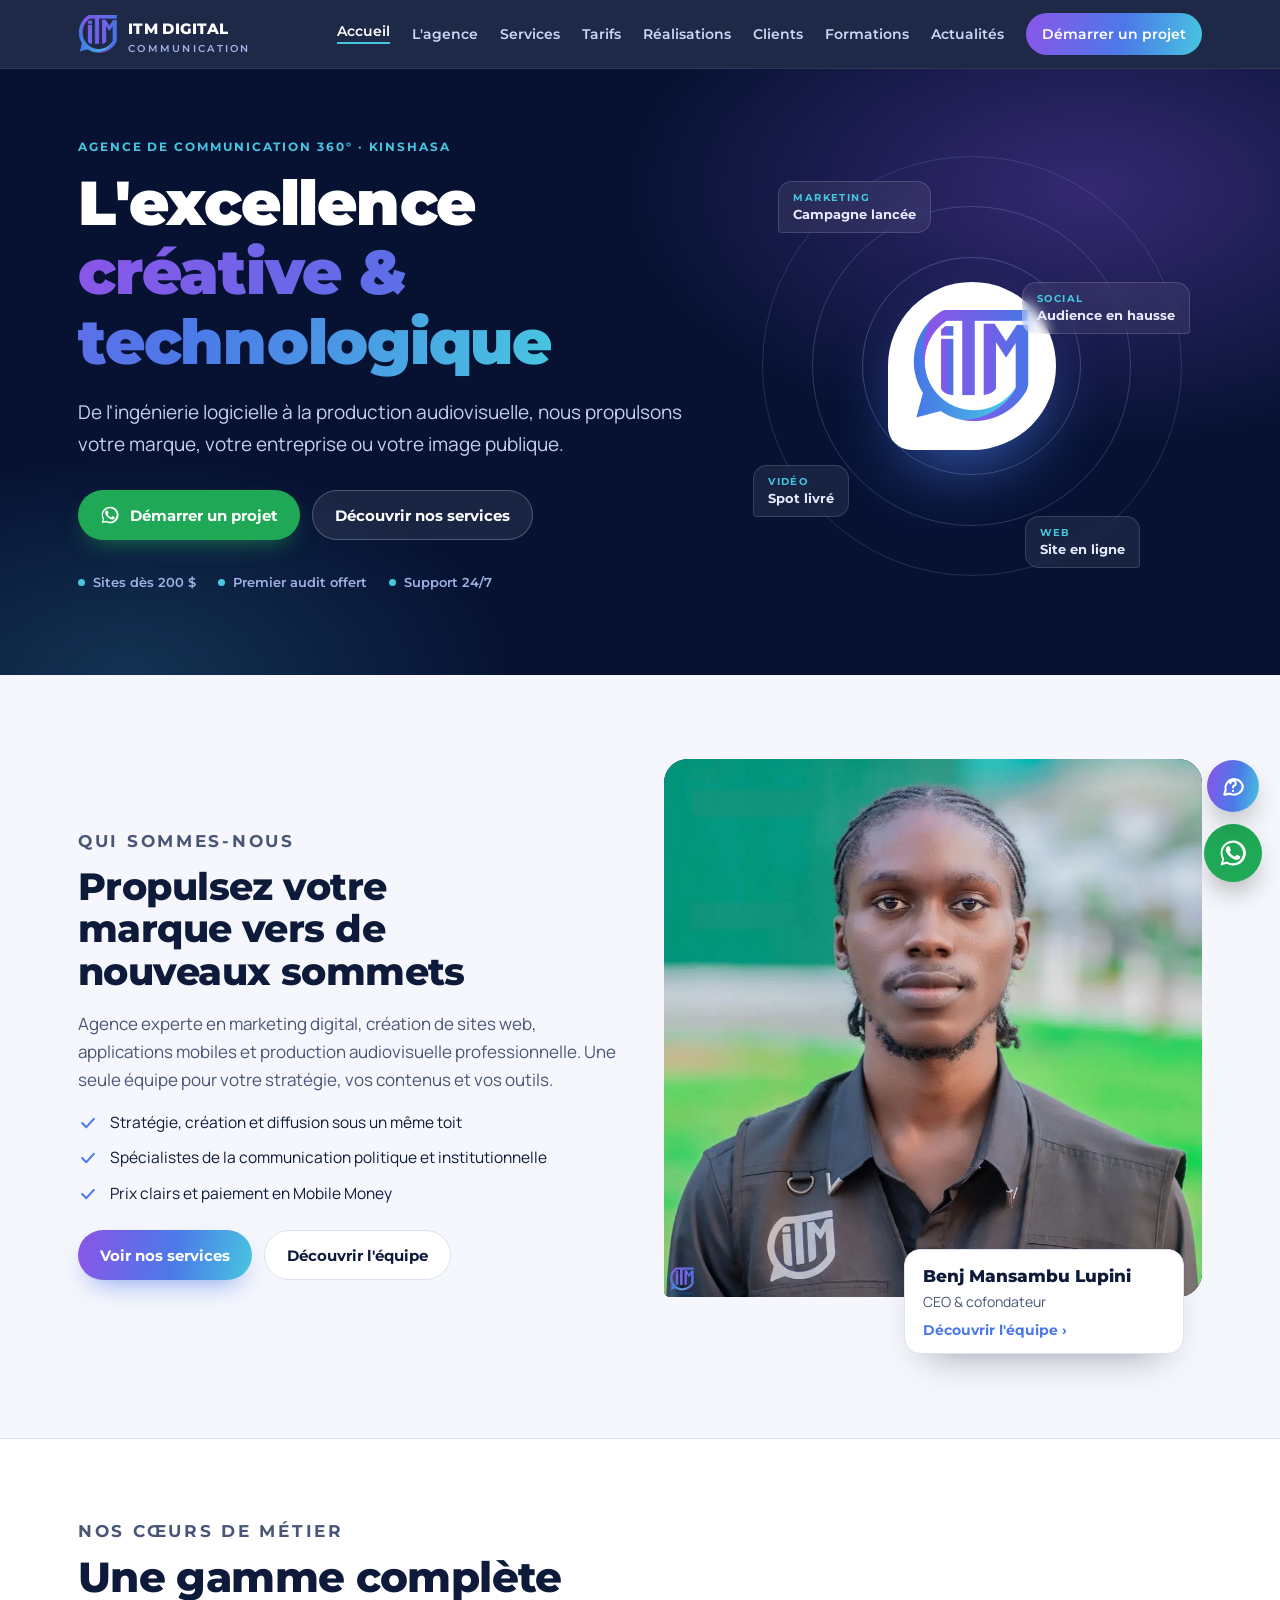
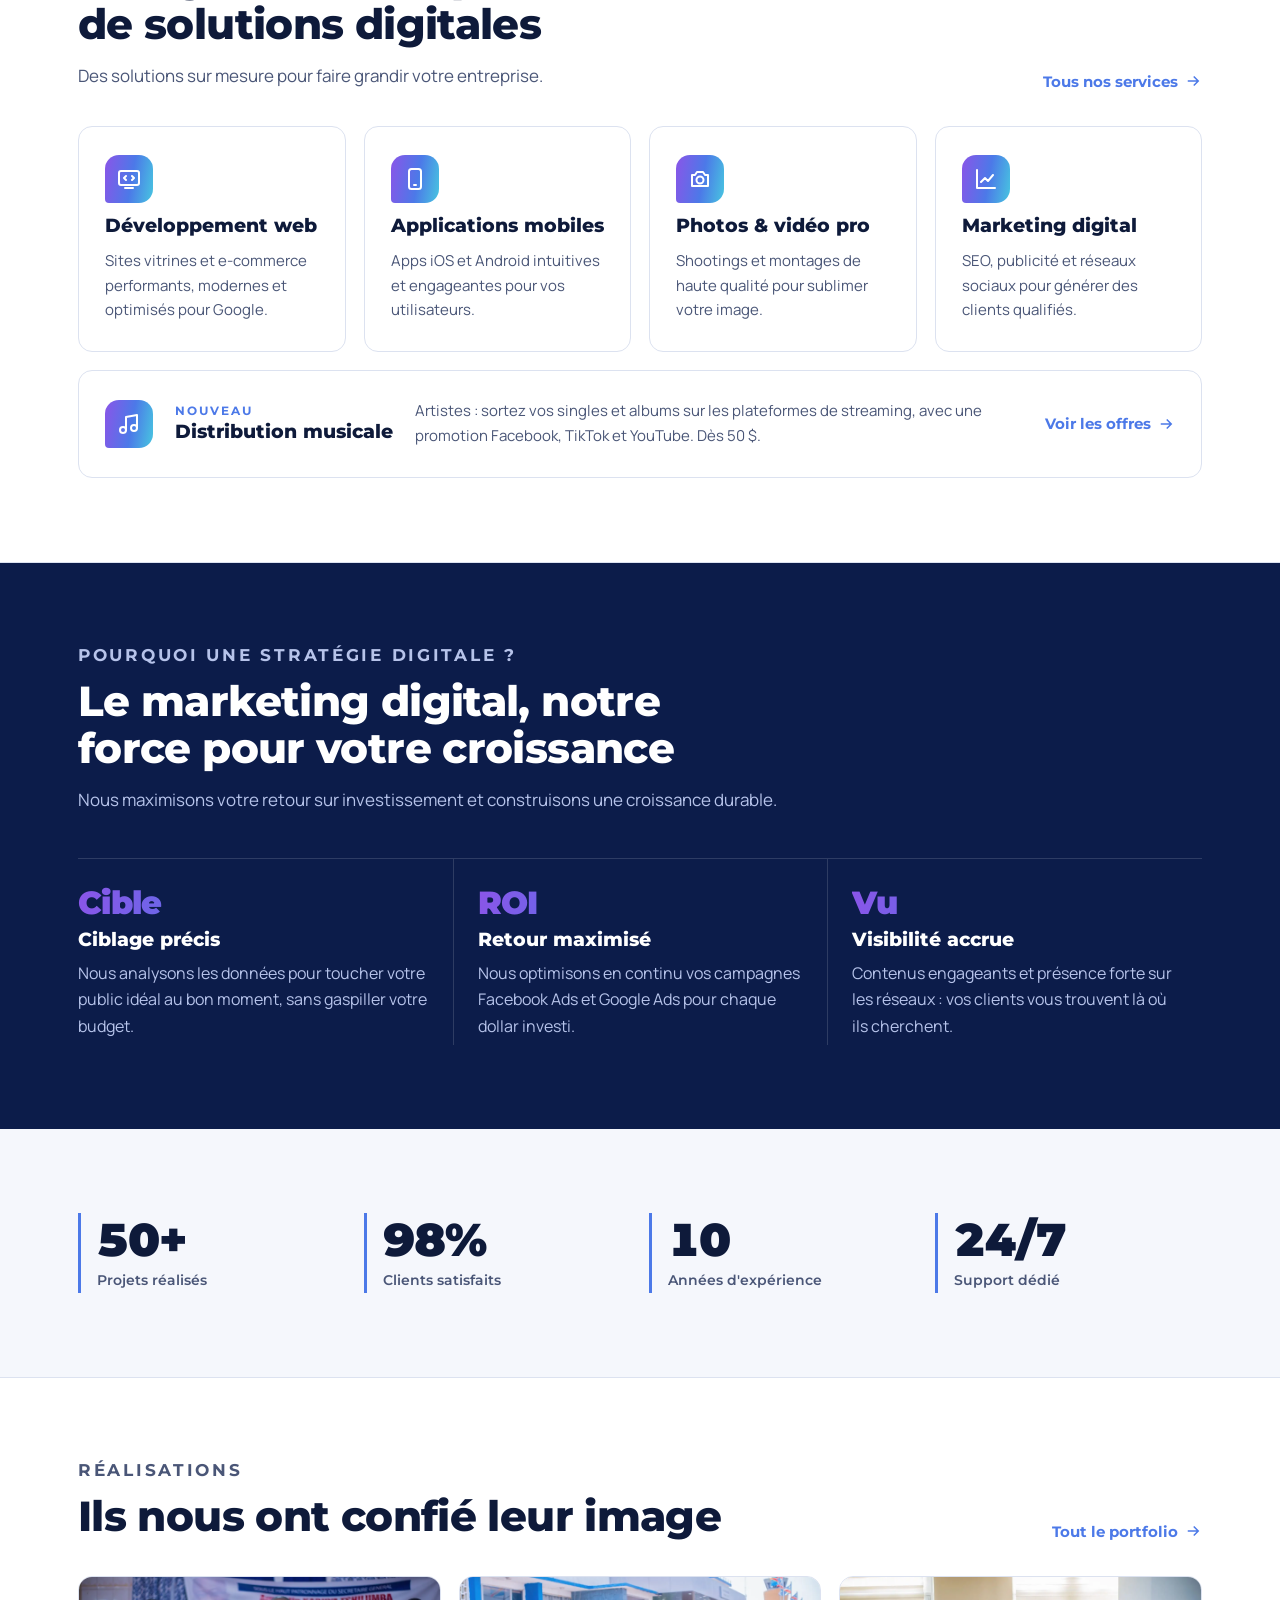
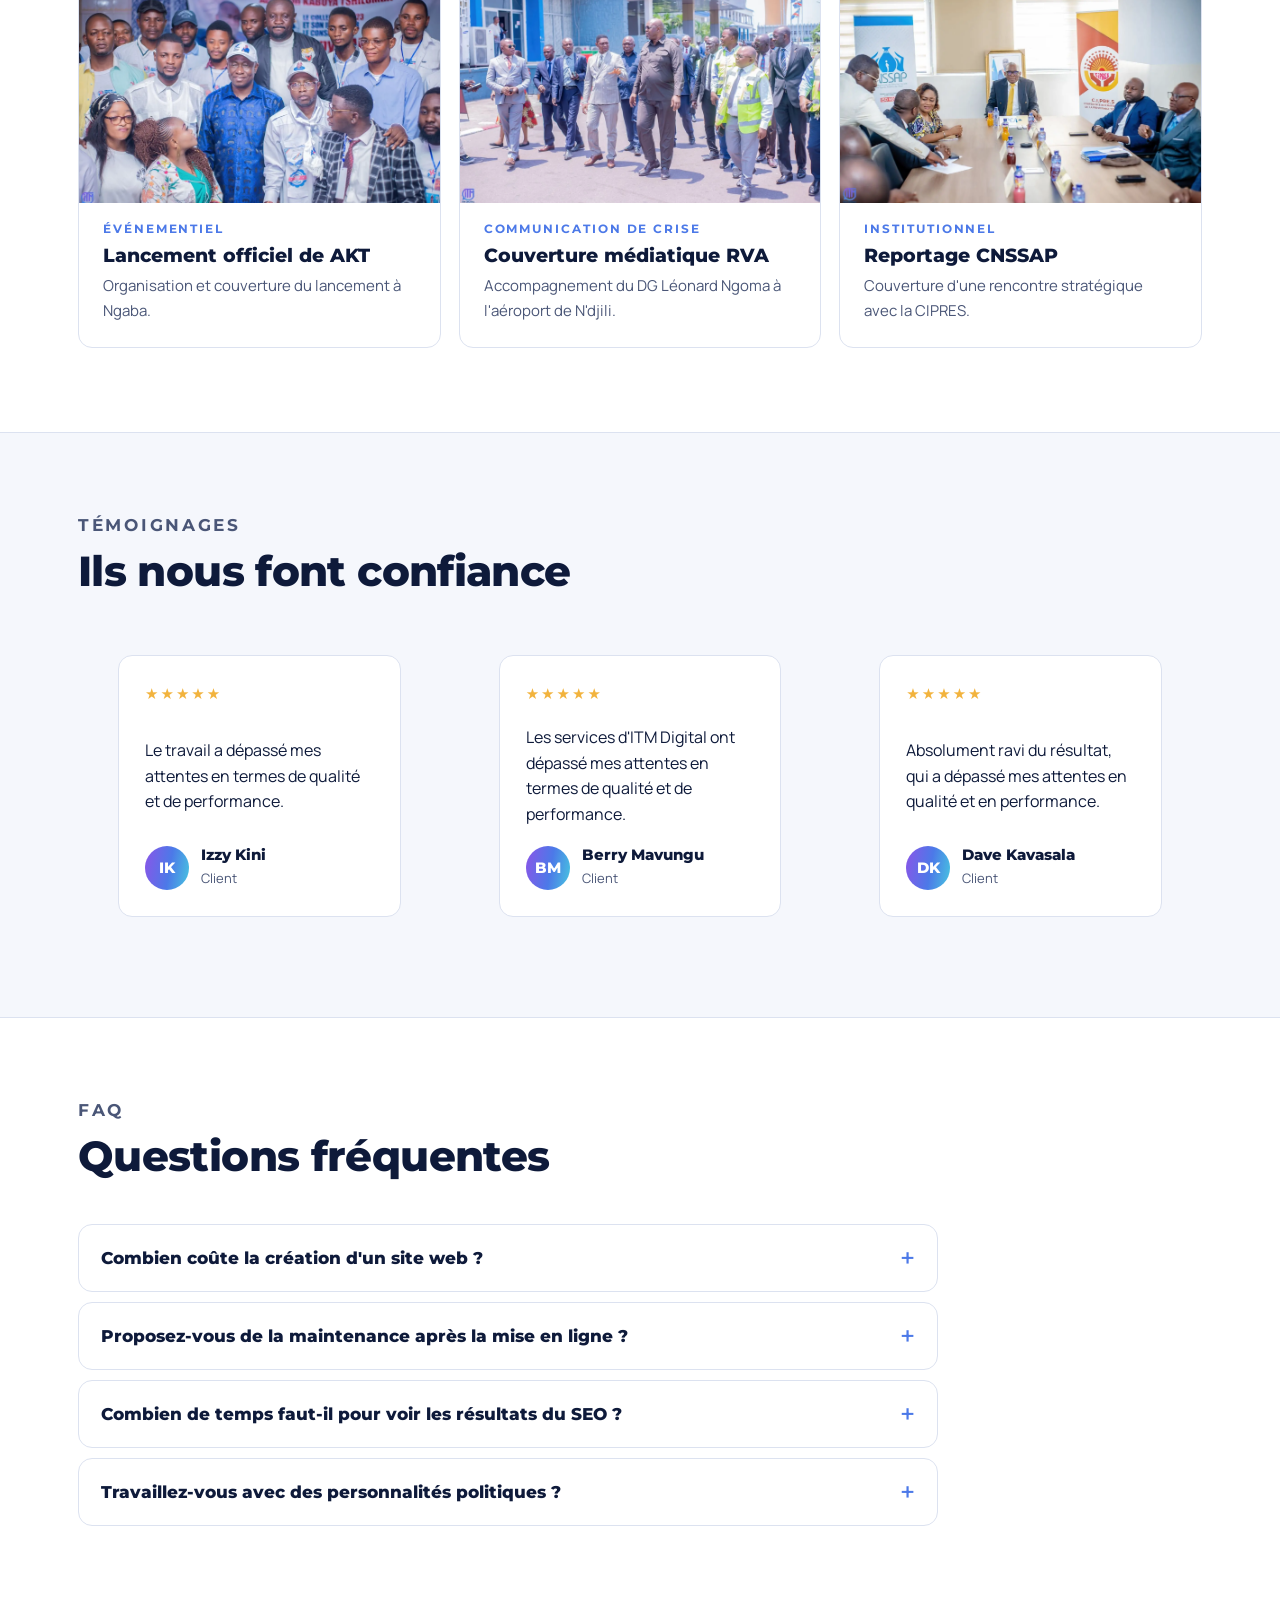
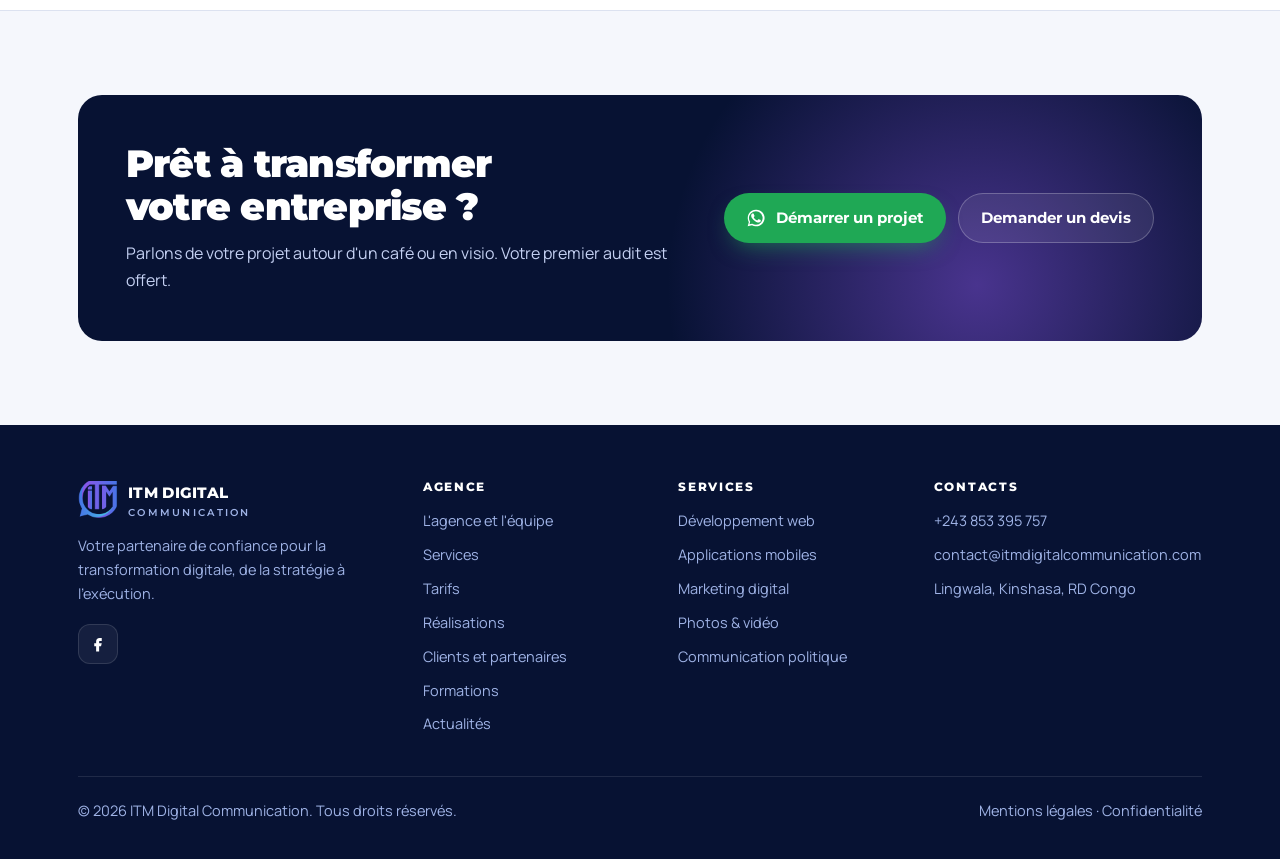
<file: index.html>
<!doctype html>
<html lang="fr">
<head>
<meta charset="utf-8">
<meta name="viewport" content="width=device-width, initial-scale=1, viewport-fit=cover">
<title>Agence de communication et marketing digital à Kinshasa | ITM Digital Communication</title>
<meta name="description" content="ITM Digital Communication, agence 360° à Kinshasa : marketing digital, sites web, applications mobiles, photo et vidéo pro, communication politique et de marque.">
<link rel="canonical" href="https://itmdigitalcommunication.com/">
<meta name="theme-color" content="#071233">
<link rel="icon" type="image/png" href="assets/favicon.png">
<link rel="manifest" href="/manifest.webmanifest">
<link rel="apple-touch-icon" href="/assets/app/apple-touch-icon.png">
<meta name="mobile-web-app-capable" content="yes">
<meta name="apple-mobile-web-app-capable" content="yes">
<meta name="apple-mobile-web-app-title" content="ITM Digital">
<meta name="apple-mobile-web-app-status-bar-style" content="black-translucent">
<meta property="og:type" content="website">
<meta property="og:site_name" content="ITM Digital Communication">
<meta property="og:title" content="Agence de communication et marketing digital à Kinshasa | ITM Digital Communication">
<meta property="og:description" content="ITM Digital Communication, agence 360° à Kinshasa : marketing digital, sites web, applications mobiles, photo et vidéo pro, communication politique et de marque.">
<meta property="og:url" content="https://itmdigitalcommunication.com/">
<meta property="og:image" content="https://itmdigitalcommunication.com/assets/itm-logo.png">
<meta property="og:locale" content="fr_CD">
<link rel="preconnect" href="https://fonts.googleapis.com">
<link rel="preconnect" href="https://fonts.gstatic.com" crossorigin>
<link rel="stylesheet" href="https://fonts.googleapis.com/css2?family=Montserrat:wght@500;700;800;900&family=Manrope:wght@400;500;600;700&display=swap">
<link rel="stylesheet" href="assets/style.css?v=bdfbe7b0">
<script type="application/ld+json">{"@context": "https://schema.org", "@type": "ProfessionalService", "name": "ITM Digital Communication", "url": "https://itmdigitalcommunication.com/", "logo": "https://itmdigitalcommunication.com/assets/itm-logo.png", "image": "https://itmdigitalcommunication.com/assets/itm-logo.png", "email": "contact@itmdigitalcommunication.com", "telephone": "+243853395757", "priceRange": "$$", "address": {"@type": "PostalAddress", "addressLocality": "Lingwala, Kinshasa", "addressCountry": "CD"}, "areaServed": "République démocratique du Congo", "sameAs": ["https://www.facebook.com/benjmansambu1"], "foundingDate": "2022", "founder": [{"@type": "Person", "name": "Benj Mansambu Lupini", "jobTitle": "CEO"}, {"@type": "Person", "name": "Trésor Mbokila", "jobTitle": "COO"}], "description": "Agence 360° : marketing digital, sites web, applications mobiles, photo et vidéo, communication politique et de marque."}</script><script type="application/ld+json">{"@context": "https://schema.org", "@type": "FAQPage", "mainEntity": [{"@type": "Question", "name": "Combien coûte la création d'un site web ?", "acceptedAnswer": {"@type": "Answer", "text": "Nos prix sont fixes et clairs :Site statique une page : 200 $Site dynamique : 450 $Site e-commerce avec paiement en ligne : 800 $Voir tous les tarifs ›"}}, {"@type": "Question", "name": "Proposez-vous de la maintenance après la mise en ligne ?", "acceptedAnswer": {"@type": "Answer", "text": "Oui. La maintenance couvre la mise à jour du contenu, l'optimisation des performances, la correction des bugs, la sécurité, l'ajout de fonctionnalités, l'amélioration de l'expérience utilisateur, le suivi des statistiques et le référencement (SEO). Votre site reste rapide, sécurisé et à jour."}}, {"@type": "Question", "name": "Combien de temps faut-il pour voir les résultats du SEO ?", "acceptedAnswer": {"@type": "Answer", "text": "Les premiers résultats arrivent souvent après 3 à 6 mois, selon la concurrence et l'optimisation. Des résultats durables demandent en général 6 à 12 mois. Le SEO est un travail continu : du contenu régulier et de qualité améliore vos positions sur Google au fil du temps."}}, {"@type": "Question", "name": "Travaillez-vous avec des personnalités politiques ?", "acceptedAnswer": {"@type": "Answer", "text": "Oui, c'est l'une de nos spécialités : image publique, gestion des réseaux sociaux, couverture des meetings et campagnes électorales. Découvrez nos formules dans les tarifs community management."}}]}</script>
</head>
<body>
<header class="top"><div class="wrap">
  <a class="brand" href="./" aria-label="ITM Digital Communication, accueil"><img src="assets/itm-icon.png" alt="" width="40" height="40"><span><b>ITM DIGITAL</b><small>COMMUNICATION</small></span></a>
  <button class="burger" id="burger" aria-label="Ouvrir le menu" aria-expanded="false" aria-controls="nav"><svg viewBox="0 0 24 24" fill="none" stroke="currentColor" stroke-width="2" stroke-linecap="round"><path d="M4 7h16M4 12h16M4 17h16"/></svg></button>
  <nav class="nav" id="nav" aria-label="Navigation principale"><a href="./" aria-current="page">Accueil</a><a href="a-propos/">L'agence</a><a href="services-presence-en-ligne/">Services</a><a href="tarification-services/">Tarifs</a><a href="portfolio-galerie/">Réalisations</a><a href="clients-et-partenaires-agence-de-communication/">Clients</a><a href="formations/">Formations</a><a href="https://actualites.itmdigitalcommunication.com/">Actualités</a><a class="btn btn-grad btn-sm" href="contact/">Démarrer un projet</a></nav>
</div></header>
<main>

<section class="hero"><div class="wrap">
  <div>
    <p class="eyebrow">Agence de communication 360° · Kinshasa</p>
    <h1>L'excellence <span class="grad-text">créative &amp; technologique</span></h1>
    <p class="lead">De l'ingénierie logicielle à la production audiovisuelle, nous propulsons votre marque, votre entreprise ou votre image publique.</p>
    <div class="ctas"><a class="btn btn-wa" data-wa="Bonjour ITM Digital, je souhaite démarrer un projet." data-ref="PROJET" href="https://wa.me/243853395757"><svg viewBox="0 0 24 24" fill="currentColor" aria-hidden="true"><path d="M17.5 14.4c-.3-.1-1.7-.8-2-.9-.3-.1-.5-.1-.7.1-.2.3-.8.9-.9 1.1-.2.2-.3.2-.6.1-.3-.1-1.2-.5-2.3-1.4-.9-.8-1.4-1.7-1.6-2-.2-.3 0-.5.1-.6l.4-.5c.1-.2.2-.3.3-.5.1-.2 0-.4 0-.5l-.9-2.2c-.2-.6-.5-.5-.7-.5h-.6c-.2 0-.5.1-.8.4-.3.3-1 1-1 2.4s1 2.8 1.2 3c.1.2 2 3.1 4.9 4.3.7.3 1.2.5 1.6.6.7.2 1.3.2 1.8.1.6-.1 1.7-.7 1.9-1.4.2-.7.2-1.2.2-1.4-.1-.1-.3-.2-.6-.3zM12 2a10 10 0 0 0-8.6 15l-1.4 5 5.2-1.4A10 10 0 1 0 12 2zm0 18.2c-1.6 0-3.1-.4-4.4-1.2l-.3-.2-3.1.8.8-3-.2-.3A8.2 8.2 0 1 1 12 20.2z"/></svg>Démarrer un projet</a><a class="btn btn-ghost" href="services-presence-en-ligne/">Découvrir nos services</a></div>
    <div class="facts"><span><i></i>Sites dès 200 $</span><span><i></i>Premier audit offert</span><span><i></i>Support 24/7</span></div>
  </div>
  <div class="signal" aria-hidden="true">
    <div class="ring"></div><div class="ring"></div><div class="ring"></div>
    <div class="logo-disc"><img src="assets/itm-icon.png" alt=""></div>
    <div class="bubble b1"><b>Marketing</b>Campagne lancée</div>
    <div class="bubble b2"><b>Social</b>Audience en hausse</div>
    <div class="bubble b3"><b>Vidéo</b>Spot livré</div>
    <div class="bubble b4"><b>Web</b>Site en ligne</div>
  </div>
</div></section>

<section class="sec"><div class="wrap feature">
  <div class="f-text">
    <p class="eyebrow">Qui sommes-nous</p>
    <h2>Propulsez votre marque vers de nouveaux sommets</h2>
    <p>Agence experte en marketing digital, création de sites web, applications mobiles et production audiovisuelle professionnelle. Une seule équipe pour votre stratégie, vos contenus et vos outils.</p>
    <ul class="checks"><li><svg viewBox="0 0 24 24" fill="none" stroke="currentColor" stroke-width="2.5" stroke-linecap="round" stroke-linejoin="round"><path d="m5 12 5 5 9-10"/></svg><span>Stratégie, création et diffusion sous un même toit</span></li><li><svg viewBox="0 0 24 24" fill="none" stroke="currentColor" stroke-width="2.5" stroke-linecap="round" stroke-linejoin="round"><path d="m5 12 5 5 9-10"/></svg><span>Spécialistes de la communication politique et institutionnelle</span></li><li><svg viewBox="0 0 24 24" fill="none" stroke="currentColor" stroke-width="2.5" stroke-linecap="round" stroke-linejoin="round"><path d="m5 12 5 5 9-10"/></svg><span>Prix clairs et paiement en Mobile Money</span></li></ul>
    <div class="ctas" style="margin-top:8px"><a class="btn btn-grad" href="services-presence-en-ligne/">Voir nos services</a><a class="btn btn-line" href="a-propos/">Découvrir l'équipe</a></div>
  </div>
  <div class="f-visual bio-visual home-ceo"><div class="portrait"><img class="photo" src="assets/img/team/ceo-portrait.webp" alt="Benj Mansambu Lupini, CEO d'ITM Digital Communication" decoding="async"></div><div class="bio-card"><b>Benj Mansambu Lupini</b><span>CEO &amp; cofondateur</span><a class="link" href="a-propos/">Découvrir l'équipe ›</a></div></div>
</div></section>

<section class="sec alt"><div class="wrap">
  <div class="split-head"><div class="sec-head"><p class="eyebrow">Nos cœurs de métier</p><h2>Une gamme complète de solutions digitales</h2><p>Des solutions sur mesure pour faire grandir votre entreprise.</p></div><a class="link" href="services-presence-en-ligne/">Tous nos services <svg viewBox="0 0 24 24" fill="none" stroke="currentColor" stroke-width="2" width="18" height="18"><path d="M5 12h14M13 6l6 6-6 6"/></svg></a></div>
  <div class="grid g4">
    <a class="svc" href="services-presence-en-ligne/#web"><div class="ico"><svg viewBox="0 0 24 24" fill="none" stroke="currentColor" stroke-width="2" stroke-linecap="round" stroke-linejoin="round"><rect x="2" y="4" width="20" height="14" rx="2"/><path d="M8 21h8M9 9l-2 2 2 2M15 9l2 2-2 2"/></svg></div><h3>Développement web</h3><p>Sites vitrines et e-commerce performants, modernes et optimisés pour Google.</p></a>
    <a class="svc" href="services-presence-en-ligne/#web"><div class="ico"><svg viewBox="0 0 24 24" fill="none" stroke="currentColor" stroke-width="2" stroke-linecap="round" stroke-linejoin="round"><rect x="6" y="2" width="12" height="20" rx="2.5"/><path d="M11 18h2"/></svg></div><h3>Applications mobiles</h3><p>Apps iOS et Android intuitives et engageantes pour vos utilisateurs.</p></a>
    <a class="svc" href="services-presence-en-ligne/#audiovisuel"><div class="ico"><svg viewBox="0 0 24 24" fill="none" stroke="currentColor" stroke-width="2" stroke-linecap="round" stroke-linejoin="round"><path d="M4 8h3l2-3h6l2 3h3v11H4z"/><circle cx="12" cy="13" r="3.5"/></svg></div><h3>Photos &amp; vidéo pro</h3><p>Shootings et montages de haute qualité pour sublimer votre image.</p></a>
    <a class="svc" href="services-presence-en-ligne/#marketing"><div class="ico"><svg viewBox="0 0 24 24" fill="none" stroke="currentColor" stroke-width="2" stroke-linecap="round" stroke-linejoin="round"><path d="M3 3v18h18"/><path d="m7 15 4-4 3 3 5-6"/></svg></div><h3>Marketing digital</h3><p>SEO, publicité et réseaux sociaux pour générer des clients qualifiés.</p></a>
    <a class="svc wide" href="services-presence-en-ligne/#musique"><div class="ico"><svg viewBox="0 0 24 24" fill="none" stroke="currentColor" stroke-width="2" stroke-linecap="round" stroke-linejoin="round"><path d="M9 18V5l11-2v13"/><circle cx="6" cy="18" r="3"/><circle cx="17" cy="16" r="3"/></svg></div><div><span class="eyebrow">Nouveau</span><h3>Distribution musicale</h3></div><p>Artistes : sortez vos singles et albums sur les plateformes de streaming, avec une promotion Facebook, TikTok et YouTube. Dès 50 $.</p><span class="link">Voir les offres <svg viewBox="0 0 24 24" fill="none" stroke="currentColor" stroke-width="2" width="18" height="18"><path d="M5 12h14M13 6l6 6-6 6"/></svg></span></a>
  </div>
</div></section>

<section class="sec dark"><div class="wrap">
  <div class="sec-head"><p class="eyebrow">Pourquoi une stratégie digitale ?</p><h2>Le marketing digital, notre force pour votre croissance</h2><p>Nous maximisons votre retour sur investissement et construisons une croissance durable.</p></div>
  <div class="why">
    <div><span class="k grad-text">Cible</span><h3>Ciblage précis</h3><p>Nous analysons les données pour toucher votre public idéal au bon moment, sans gaspiller votre budget.</p></div>
    <div><span class="k grad-text">ROI</span><h3>Retour maximisé</h3><p>Nous optimisons en continu vos campagnes Facebook Ads et Google Ads pour chaque dollar investi.</p></div>
    <div><span class="k grad-text">Vu</span><h3>Visibilité accrue</h3><p>Contenus engageants et présence forte sur les réseaux : vos clients vous trouvent là où ils cherchent.</p></div>
  </div>
</div></section>

<section class="sec"><div class="wrap">
  <div class="stats">
    <div class="stat"><b>50+</b><span>Projets réalisés</span></div>
    <div class="stat"><b>98%</b><span>Clients satisfaits</span></div>
    <div class="stat"><b>10</b><span>Années d'expérience</span></div>
    <div class="stat"><b>24/7</b><span>Support dédié</span></div>
  </div>
</div></section>

<section class="sec alt"><div class="wrap">
  <div class="split-head"><div class="sec-head"><p class="eyebrow">Réalisations</p><h2>Ils nous ont confié leur image</h2></div><a class="link" href="portfolio-galerie/">Tout le portfolio <svg viewBox="0 0 24 24" fill="none" stroke="currentColor" stroke-width="2" width="18" height="18"><path d="M5 12h14M13 6l6 6-6 6"/></svg></a></div>
  <div class="grid g3">
    <a class="svc thumb" href="portfolio-galerie/#akt"><img src="assets/img/akt.webp" alt="" loading="lazy" decoding="async"><span class="eyebrow">Événementiel</span><h3>Lancement officiel de AKT</h3><p>Organisation et couverture du lancement à Ngaba.</p></a>
    <a class="svc thumb" href="portfolio-galerie/#rva"><img src="assets/img/rva.webp" alt="" loading="lazy" decoding="async"><span class="eyebrow">Communication de crise</span><h3>Couverture médiatique RVA</h3><p>Accompagnement du DG Léonard Ngoma à l'aéroport de N'djili.</p></a>
    <a class="svc thumb" href="portfolio-galerie/#cnssap"><img src="assets/img/cnssap.webp" alt="" loading="lazy" decoding="async"><span class="eyebrow">Institutionnel</span><h3>Reportage CNSSAP</h3><p>Couverture d'une rencontre stratégique avec la CIPRES.</p></a>
  </div>
</div></section>

<section class="sec"><div class="wrap">
  <div class="sec-head"><p class="eyebrow">Témoignages</p><h2>Ils nous font confiance</h2></div>
  <div class="grid g3">
    <figure class="quote"><span class="stars" aria-label="5 étoiles sur 5">★★★★★</span><blockquote>Le travail a dépassé mes attentes en termes de qualité et de performance.</blockquote><figcaption class="who"><span class="avatar">IK</span><span><b>Izzy Kini</b><small>Client</small></span></figcaption></figure>
    <figure class="quote"><span class="stars" aria-label="5 étoiles sur 5">★★★★★</span><blockquote>Les services d'ITM Digital ont dépassé mes attentes en termes de qualité et de performance.</blockquote><figcaption class="who"><span class="avatar">BM</span><span><b>Berry Mavungu</b><small>Client</small></span></figcaption></figure>
    <figure class="quote"><span class="stars" aria-label="5 étoiles sur 5">★★★★★</span><blockquote>Absolument ravi du résultat, qui a dépassé mes attentes en qualité et en performance.</blockquote><figcaption class="who"><span class="avatar">DK</span><span><b>Dave Kavasala</b><small>Client</small></span></figcaption></figure>
  </div>
</div></section>

<section class="sec" id="dernieres-actualites" data-api="https://actualites.itmdigitalcommunication.com" hidden><div class="wrap">
  <div class="split-head"><div class="sec-head"><p class="eyebrow">Actualités</p><h2>Dernières actualités</h2></div><a class="link" href="https://actualites.itmdigitalcommunication.com/">Toutes les actualités <svg viewBox="0 0 24 24" fill="none" stroke="currentColor" stroke-width="2" width="18" height="18"><path d="M5 12h14M13 6l6 6-6 6"/></svg></a></div>
  <div class="news-grid" id="news-list"></div>
</div></section>

<section class="sec alt"><div class="wrap">
  <div class="sec-head"><p class="eyebrow">FAQ</p><h2>Questions fréquentes</h2></div>
  <div class="faq"><details><summary>Combien coûte la création d'un site web ?</summary><div class="ans"><p>Nos prix sont fixes et clairs :</p><ul><li>Site statique une page : <b>200 $</b></li><li>Site dynamique : <b>450 $</b></li><li>Site e-commerce avec paiement en ligne : <b>800 $</b></li></ul><p><a class="link" href="tarification-services/#sites">Voir tous les tarifs ›</a></p></div></details><details><summary>Proposez-vous de la maintenance après la mise en ligne ?</summary><div class="ans"><p>Oui. La maintenance couvre la mise à jour du contenu, l'optimisation des performances, la correction des bugs, la sécurité, l'ajout de fonctionnalités, l'amélioration de l'expérience utilisateur, le suivi des statistiques et le référencement (SEO). Votre site reste rapide, sécurisé et à jour.</p></div></details><details><summary>Combien de temps faut-il pour voir les résultats du SEO ?</summary><div class="ans"><p>Les premiers résultats arrivent souvent après 3 à 6 mois, selon la concurrence et l'optimisation. Des résultats durables demandent en général 6 à 12 mois. Le SEO est un travail continu : du contenu régulier et de qualité améliore vos positions sur Google au fil du temps.</p></div></details><details><summary>Travaillez-vous avec des personnalités politiques ?</summary><div class="ans"><p>Oui, c'est l'une de nos spécialités : image publique, gestion des réseaux sociaux, couverture des meetings et campagnes électorales. Découvrez nos formules dans les <a class="link" href="tarification-services/#community">tarifs community management</a>.</p></div></details></div>
</div></section>
<div style="height:84px"></div>
<section class="sec tight"><div class="wrap"><div class="cta-band">
  <div><h2>Prêt à transformer votre entreprise ?</h2><p>Parlons de votre projet autour d'un café ou en visio. Votre premier audit est offert.</p></div>
  <div class="ctas"><a class="btn btn-wa" data-wa="Bonjour ITM Digital, je souhaite démarrer un projet et profiter de l&#x27;audit offert." data-ref="AUDIT-OFFERT" href="https://wa.me/243853395757"><svg viewBox="0 0 24 24" fill="currentColor" aria-hidden="true"><path d="M17.5 14.4c-.3-.1-1.7-.8-2-.9-.3-.1-.5-.1-.7.1-.2.3-.8.9-.9 1.1-.2.2-.3.2-.6.1-.3-.1-1.2-.5-2.3-1.4-.9-.8-1.4-1.7-1.6-2-.2-.3 0-.5.1-.6l.4-.5c.1-.2.2-.3.3-.5.1-.2 0-.4 0-.5l-.9-2.2c-.2-.6-.5-.5-.7-.5h-.6c-.2 0-.5.1-.8.4-.3.3-1 1-1 2.4s1 2.8 1.2 3c.1.2 2 3.1 4.9 4.3.7.3 1.2.5 1.6.6.7.2 1.3.2 1.8.1.6-.1 1.7-.7 1.9-1.4.2-.7.2-1.2.2-1.4-.1-.1-.3-.2-.6-.3zM12 2a10 10 0 0 0-8.6 15l-1.4 5 5.2-1.4A10 10 0 1 0 12 2zm0 18.2c-1.6 0-3.1-.4-4.4-1.2l-.3-.2-3.1.8.8-3-.2-.3A8.2 8.2 0 1 1 12 20.2z"/></svg>Démarrer un projet</a><a class="btn btn-ghost" href="contact/">Demander un devis</a></div>
</div></div></section>

</main>
<footer><div class="wrap">
  <div class="fgrid">
    <div class="fbrand">
      <a class="brand" href="./"><img src="assets/itm-icon.png" alt="" width="40" height="40"><span><b>ITM DIGITAL</b><small>COMMUNICATION</small></span></a>
      <p>Votre partenaire de confiance pour la transformation digitale, de la stratégie à l'exécution.</p>
      <div class="social">
        <a href="https://www.facebook.com/benjmansambu1" aria-label="Facebook" target="_blank" rel="noopener"><svg viewBox="0 0 24 24" fill="currentColor"><path d="M14 8h3V4h-3c-2.8 0-4.5 1.8-4.5 4.6V11H7v4h2.5v7h4v-7H16l1-4h-3.5V8.8c0-.5.3-.8.5-.8z"/></svg></a>
      </div>
    </div>
    <div><h4>Agence</h4><ul>
      <li><a href="a-propos/">L'agence et l'équipe</a></li><li><a href="services-presence-en-ligne/">Services</a></li><li><a href="tarification-services/">Tarifs</a></li>
      <li><a href="portfolio-galerie/">Réalisations</a></li><li><a href="clients-et-partenaires-agence-de-communication/">Clients et partenaires</a></li>
      <li><a href="formations/">Formations</a></li><li><a href="https://actualites.itmdigitalcommunication.com/">Actualités</a></li></ul></div>
    <div><h4>Services</h4><ul>
      <li><a href="services-presence-en-ligne/#web">Développement web</a></li><li><a href="services-presence-en-ligne/#web">Applications mobiles</a></li>
      <li><a href="services-presence-en-ligne/#marketing">Marketing digital</a></li><li><a href="services-presence-en-ligne/#audiovisuel">Photos &amp; vidéo</a></li>
      <li><a href="services-presence-en-ligne/#branding">Communication politique</a></li></ul></div>
    <div><h4>Contacts</h4><ul>
      <li><a data-wa="Bonjour ITM Digital !" href="https://wa.me/243853395757">+243 853 395 757</a></li>
      <li><a href="mailto:contact@itmdigitalcommunication.com">contact@itmdigitalcommunication.com</a></li>
      <li>Lingwala, Kinshasa, RD Congo</li></ul></div>
  </div>
  <div class="fbottom"><span>© <span class="yr">2026</span> ITM Digital Communication. Tous droits réservés.</span><span><a href="mentions-legales/">Mentions légales</a> · <a href="politique-de-confidentialite/">Confidentialité</a></span></div>
</div></footer>
<a class="fab" data-wa="Bonjour ITM Digital !" href="https://wa.me/243853395757" aria-label="Nous écrire sur WhatsApp"><svg viewBox="0 0 24 24" fill="currentColor" aria-hidden="true"><path d="M17.5 14.4c-.3-.1-1.7-.8-2-.9-.3-.1-.5-.1-.7.1-.2.3-.8.9-.9 1.1-.2.2-.3.2-.6.1-.3-.1-1.2-.5-2.3-1.4-.9-.8-1.4-1.7-1.6-2-.2-.3 0-.5.1-.6l.4-.5c.1-.2.2-.3.3-.5.1-.2 0-.4 0-.5l-.9-2.2c-.2-.6-.5-.5-.7-.5h-.6c-.2 0-.5.1-.8.4-.3.3-1 1-1 2.4s1 2.8 1.2 3c.1.2 2 3.1 4.9 4.3.7.3 1.2.5 1.6.6.7.2 1.3.2 1.8.1.6-.1 1.7-.7 1.9-1.4.2-.7.2-1.2.2-1.4-.1-.1-.3-.2-.6-.3zM12 2a10 10 0 0 0-8.6 15l-1.4 5 5.2-1.4A10 10 0 1 0 12 2zm0 18.2c-1.6 0-3.1-.4-4.4-1.2l-.3-.2-3.1.8.8-3-.2-.3A8.2 8.2 0 1 1 12 20.2z"/></svg></a>
<script src="assets/site.js?v=ce944053" data-kb="cb762790"></script>
</body>
</html>
</file>
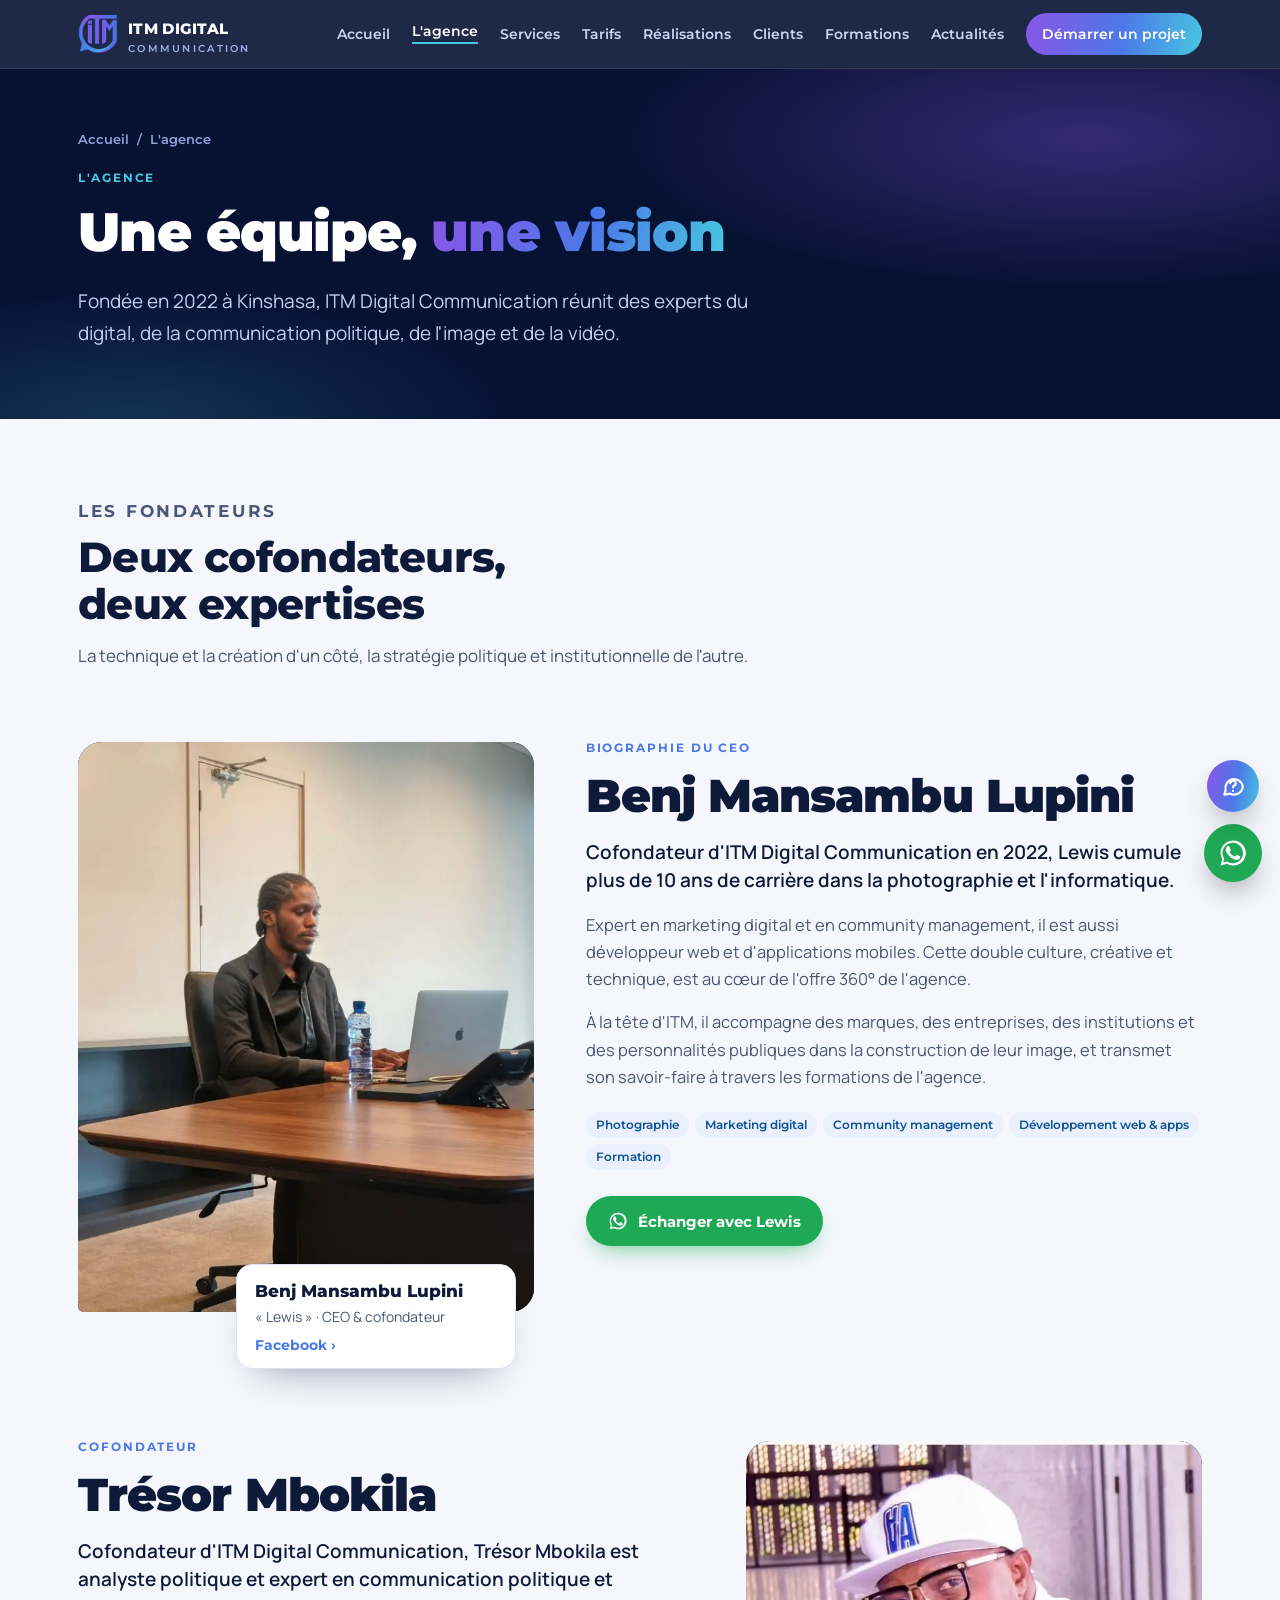
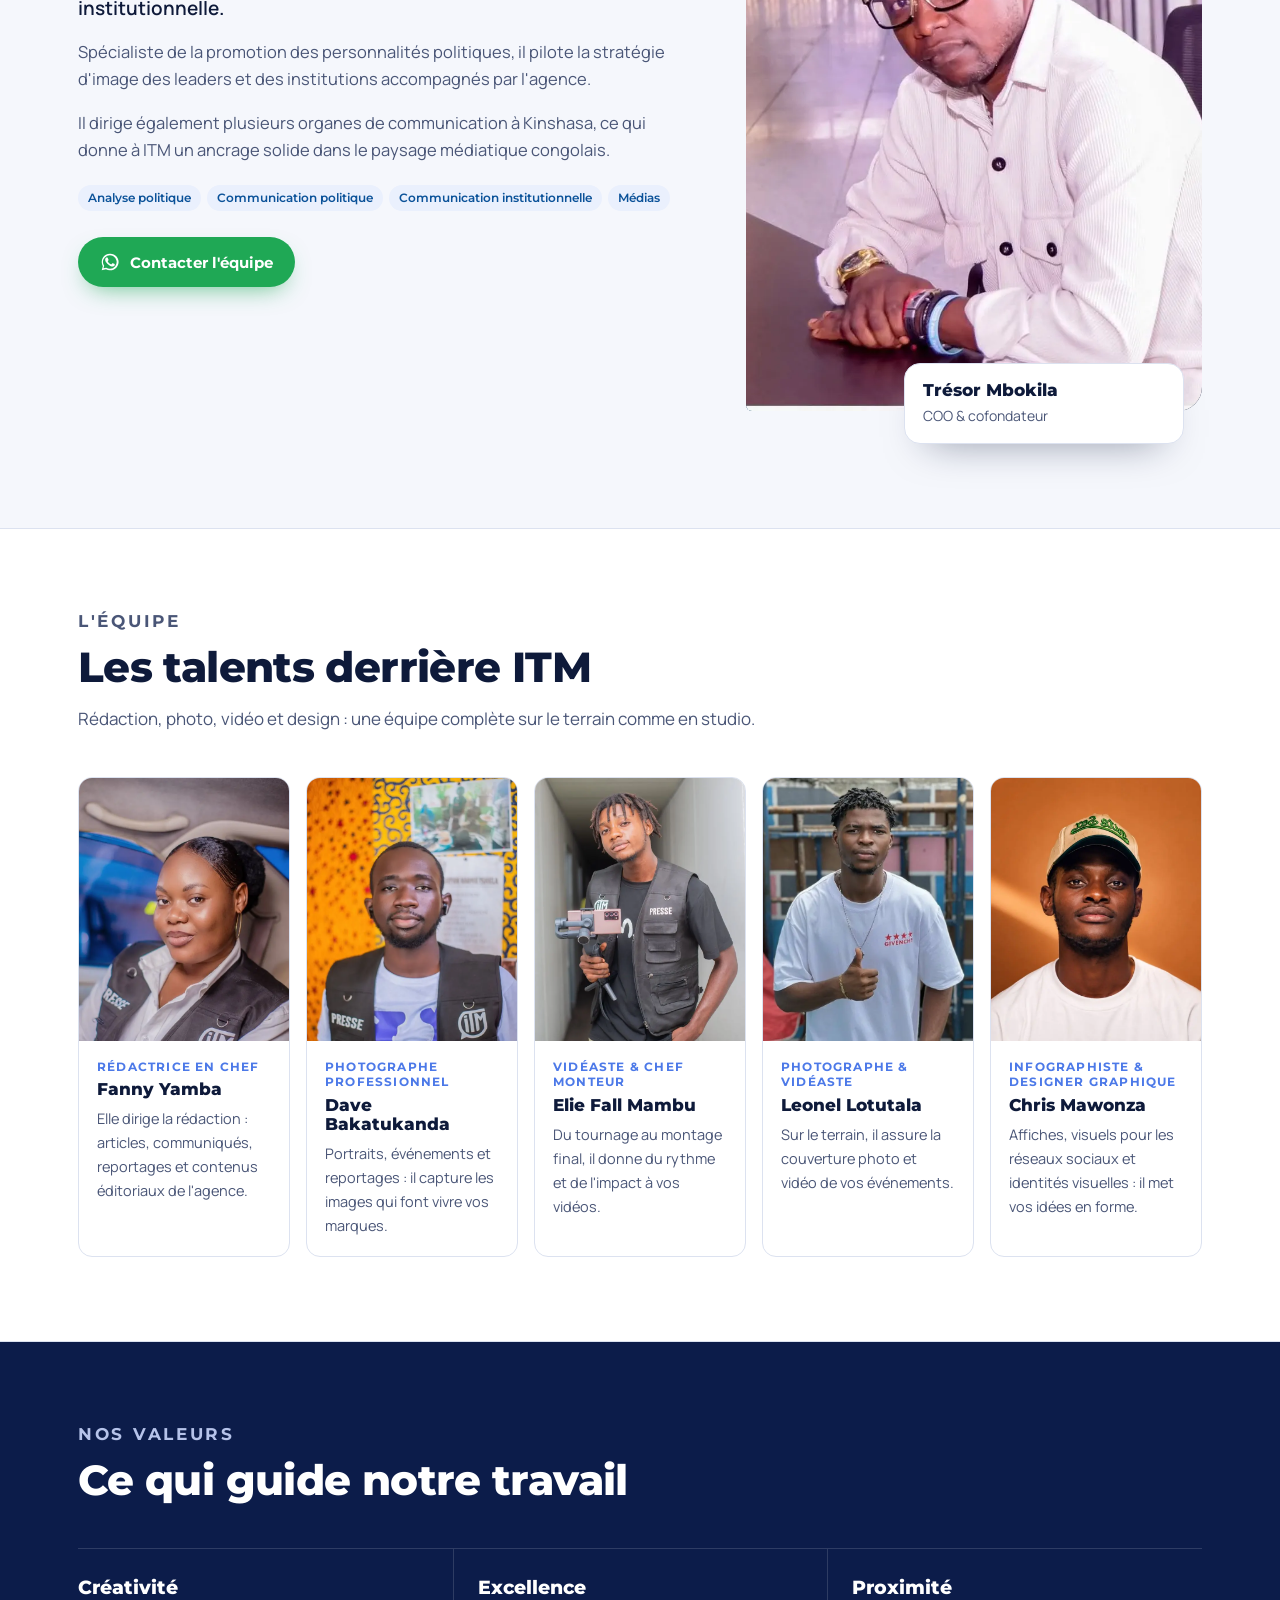
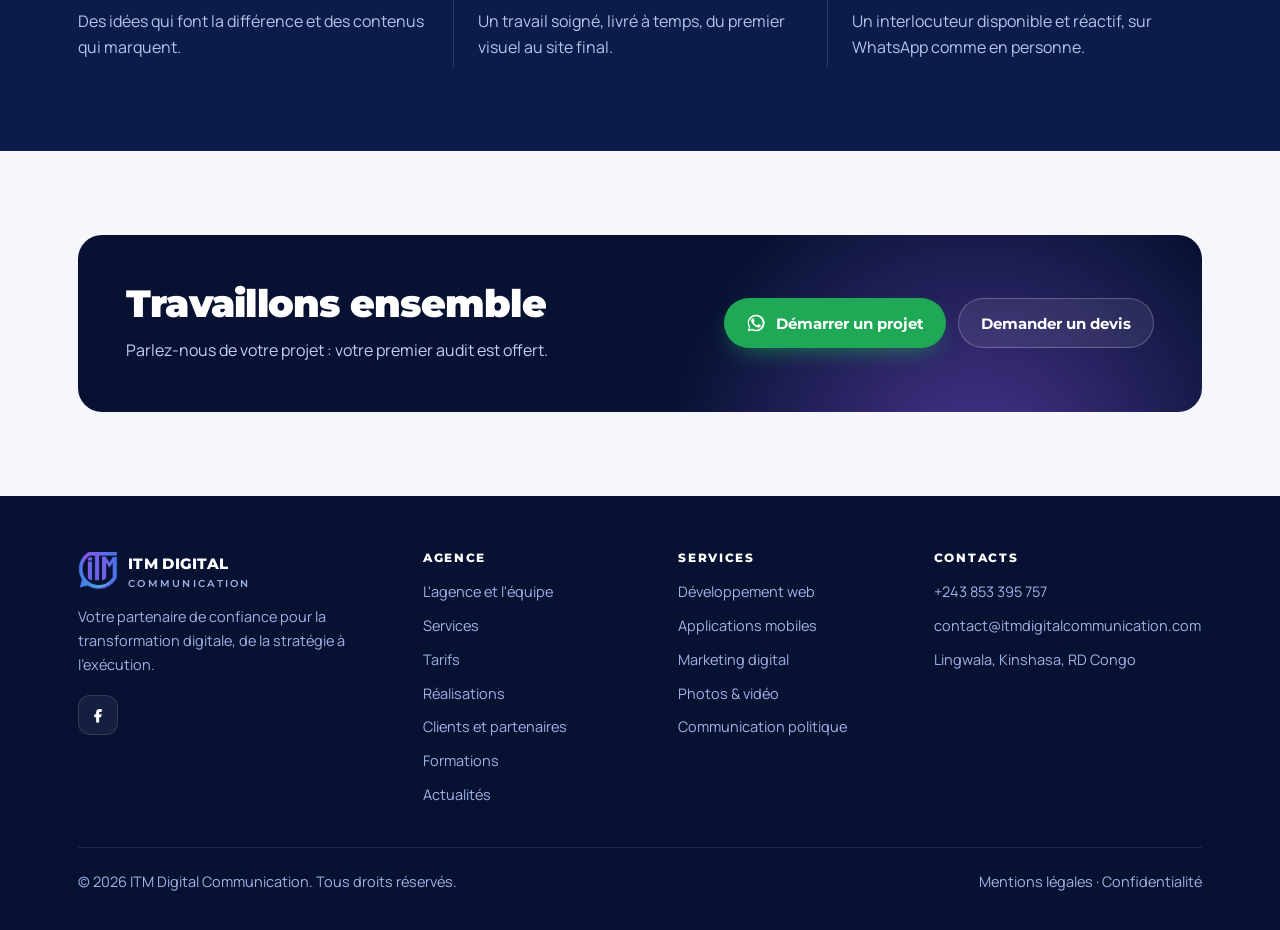
<file: a-propos/index.html>
<!doctype html>
<html lang="fr">
<head>
<meta charset="utf-8">
<meta name="viewport" content="width=device-width, initial-scale=1, viewport-fit=cover">
<title>L'agence et l'équipe : Benj Mansambu Lupini, CEO | ITM Digital Communication</title>
<meta name="description" content="Découvrez ITM Digital Communication, son CEO Benj Mansambu Lupini et l'équipe qui accompagne marques, entreprises et personnalités à Kinshasa.">
<link rel="canonical" href="https://itmdigitalcommunication.com/a-propos/">
<meta name="theme-color" content="#071233">
<link rel="icon" type="image/png" href="../assets/favicon.png">
<link rel="manifest" href="/manifest.webmanifest">
<link rel="apple-touch-icon" href="/assets/app/apple-touch-icon.png">
<meta name="mobile-web-app-capable" content="yes">
<meta name="apple-mobile-web-app-capable" content="yes">
<meta name="apple-mobile-web-app-title" content="ITM Digital">
<meta name="apple-mobile-web-app-status-bar-style" content="black-translucent">
<meta property="og:type" content="website">
<meta property="og:site_name" content="ITM Digital Communication">
<meta property="og:title" content="L'agence et l'équipe : Benj Mansambu Lupini, CEO | ITM Digital Communication">
<meta property="og:description" content="Découvrez ITM Digital Communication, son CEO Benj Mansambu Lupini et l'équipe qui accompagne marques, entreprises et personnalités à Kinshasa.">
<meta property="og:url" content="https://itmdigitalcommunication.com/a-propos/">
<meta property="og:image" content="https://itmdigitalcommunication.com/assets/itm-logo.png">
<meta property="og:locale" content="fr_CD">
<link rel="preconnect" href="https://fonts.googleapis.com">
<link rel="preconnect" href="https://fonts.gstatic.com" crossorigin>
<link rel="stylesheet" href="https://fonts.googleapis.com/css2?family=Montserrat:wght@500;700;800;900&family=Manrope:wght@400;500;600;700&display=swap">
<link rel="stylesheet" href="../assets/style.css?v=bdfbe7b0">
<script type="application/ld+json">{"@context": "https://schema.org", "@type": "ProfessionalService", "name": "ITM Digital Communication", "url": "https://itmdigitalcommunication.com/", "logo": "https://itmdigitalcommunication.com/assets/itm-logo.png", "image": "https://itmdigitalcommunication.com/assets/itm-logo.png", "email": "contact@itmdigitalcommunication.com", "telephone": "+243853395757", "priceRange": "$$", "address": {"@type": "PostalAddress", "addressLocality": "Lingwala, Kinshasa", "addressCountry": "CD"}, "areaServed": "République démocratique du Congo", "sameAs": ["https://www.facebook.com/benjmansambu1"], "foundingDate": "2022", "founder": [{"@type": "Person", "name": "Benj Mansambu Lupini", "jobTitle": "CEO"}, {"@type": "Person", "name": "Trésor Mbokila", "jobTitle": "COO"}], "description": "Agence 360° : marketing digital, sites web, applications mobiles, photo et vidéo, communication politique et de marque."}</script><script type="application/ld+json">{"@context": "https://schema.org", "@graph": [{"@type": "Person", "name": "Benj Mansambu Lupini", "alternateName": "Lewis", "jobTitle": "CEO et cofondateur", "worksFor": {"@type": "Organization", "name": "ITM Digital Communication"}, "sameAs": ["https://www.facebook.com/benjmansambu1"], "image": "https://itmdigitalcommunication.com/assets/img/team/ceo.webp"}, {"@type": "Person", "name": "Trésor Mbokila", "jobTitle": "COO et cofondateur", "worksFor": {"@type": "Organization", "name": "ITM Digital Communication"}, "image": "https://itmdigitalcommunication.com/assets/img/team/coo.webp"}, {"@type": "Person", "name": "Fanny Yamba", "jobTitle": "Rédactrice en chef", "worksFor": {"@type": "Organization", "name": "ITM Digital Communication"}}, {"@type": "Person", "name": "Dave Bakatukanda", "jobTitle": "Photographe professionnel", "worksFor": {"@type": "Organization", "name": "ITM Digital Communication"}}, {"@type": "Person", "name": "Elie Fall Mambu", "jobTitle": "Vidéaste & chef monteur", "worksFor": {"@type": "Organization", "name": "ITM Digital Communication"}}, {"@type": "Person", "name": "Leonel Lotutala", "jobTitle": "Photographe & vidéaste", "worksFor": {"@type": "Organization", "name": "ITM Digital Communication"}}, {"@type": "Person", "name": "Chris Mawonza", "jobTitle": "Infographiste & designer graphique", "worksFor": {"@type": "Organization", "name": "ITM Digital Communication"}}]}</script>
</head>
<body>
<header class="top"><div class="wrap">
  <a class="brand" href="../" aria-label="ITM Digital Communication, accueil"><img src="../assets/itm-icon.png" alt="" width="40" height="40"><span><b>ITM DIGITAL</b><small>COMMUNICATION</small></span></a>
  <button class="burger" id="burger" aria-label="Ouvrir le menu" aria-expanded="false" aria-controls="nav"><svg viewBox="0 0 24 24" fill="none" stroke="currentColor" stroke-width="2" stroke-linecap="round"><path d="M4 7h16M4 12h16M4 17h16"/></svg></button>
  <nav class="nav" id="nav" aria-label="Navigation principale"><a href="../">Accueil</a><a href="../a-propos/" aria-current="page">L'agence</a><a href="../services-presence-en-ligne/">Services</a><a href="../tarification-services/">Tarifs</a><a href="../portfolio-galerie/">Réalisations</a><a href="../clients-et-partenaires-agence-de-communication/">Clients</a><a href="../formations/">Formations</a><a href="https://actualites.itmdigitalcommunication.com/">Actualités</a><a class="btn btn-grad btn-sm" href="../contact/">Démarrer un projet</a></nav>
</div></header>
<main>
<section class="page-head"><div class="wrap">
  <nav class="crumbs" aria-label="Fil d'Ariane"><a href="../">Accueil</a><span>/</span><span>L'agence</span></nav>
  <p class="eyebrow" style="margin-top:22px">L'agence</p>
  <h1>Une équipe, <span class="grad-text">une vision</span></h1>
  <p class="lead">Fondée en 2022 à Kinshasa, ITM Digital Communication réunit des experts du digital, de la communication politique, de l'image et de la vidéo.</p>
  
</div></section>
<section class="sec"><div class="wrap founders">
  <div class="sec-head" style="margin-bottom:0"><p class="eyebrow">Les fondateurs</p><h2>Deux cofondateurs, deux expertises</h2><p>La technique et la création d'un côté, la stratégie politique et institutionnelle de l'autre.</p></div>
  <article class="bio">
    <div class="bio-visual">
      <div class="portrait"><img class="photo" src="../assets/img/team/ceo.webp" alt="Benj Mansambu Lupini, CEO &amp; cofondateur" loading="lazy" decoding="async"></div>
      <div class="bio-card"><b>Benj Mansambu Lupini</b><span>« Lewis » · CEO &amp; cofondateur</span><a class="link" href="https://www.facebook.com/benjmansambu1" target="_blank" rel="noopener">Facebook ›</a></div>
    </div>
    <div class="bio-text">
      <p class="eyebrow">Biographie du CEO</p>
      <h2>Benj Mansambu Lupini</h2>
      <p class="bio-lead">Cofondateur d'ITM Digital Communication en 2022, Lewis cumule plus de 10 ans de carrière dans la photographie et l'informatique.</p>
      <p>Expert en marketing digital et en community management, il est aussi développeur web et d'applications mobiles. Cette double culture, créative et technique, est au cœur de l'offre 360° de l'agence.</p><p>À la tête d'ITM, il accompagne des marques, des entreprises, des institutions et des personnalités publiques dans la construction de leur image, et transmet son savoir-faire à travers les formations de l'agence.</p>
      <ul class="tags" style="margin-top:6px"><li>Photographie</li><li>Marketing digital</li><li>Community management</li><li>Développement web &amp; apps</li><li>Formation</li></ul>
      <div class="ctas" style="margin-top:10px"><a class="btn btn-wa" data-wa="Bonjour Lewis, je souhaite échanger avec vous au sujet d&#x27;un projet." data-ref="RDV-LEWIS" href="https://wa.me/243853395757"><svg viewBox="0 0 24 24" fill="currentColor" aria-hidden="true"><path d="M17.5 14.4c-.3-.1-1.7-.8-2-.9-.3-.1-.5-.1-.7.1-.2.3-.8.9-.9 1.1-.2.2-.3.2-.6.1-.3-.1-1.2-.5-2.3-1.4-.9-.8-1.4-1.7-1.6-2-.2-.3 0-.5.1-.6l.4-.5c.1-.2.2-.3.3-.5.1-.2 0-.4 0-.5l-.9-2.2c-.2-.6-.5-.5-.7-.5h-.6c-.2 0-.5.1-.8.4-.3.3-1 1-1 2.4s1 2.8 1.2 3c.1.2 2 3.1 4.9 4.3.7.3 1.2.5 1.6.6.7.2 1.3.2 1.8.1.6-.1 1.7-.7 1.9-1.4.2-.7.2-1.2.2-1.4-.1-.1-.3-.2-.6-.3zM12 2a10 10 0 0 0-8.6 15l-1.4 5 5.2-1.4A10 10 0 1 0 12 2zm0 18.2c-1.6 0-3.1-.4-4.4-1.2l-.3-.2-3.1.8.8-3-.2-.3A8.2 8.2 0 1 1 12 20.2z"/></svg>Échanger avec Lewis</a></div>
    </div>
  </article>
  <article class="bio rev">
    <div class="bio-visual">
      <div class="portrait"><img class="photo" src="../assets/img/team/coo.webp" alt="Trésor Mbokila, COO &amp; cofondateur" loading="lazy" decoding="async"></div>
      <div class="bio-card"><b>Trésor Mbokila</b><span>COO &amp; cofondateur</span></div>
    </div>
    <div class="bio-text">
      <p class="eyebrow">Cofondateur</p>
      <h2>Trésor Mbokila</h2>
      <p class="bio-lead">Cofondateur d'ITM Digital Communication, Trésor Mbokila est analyste politique et expert en communication politique et institutionnelle.</p>
      <p>Spécialiste de la promotion des personnalités politiques, il pilote la stratégie d'image des leaders et des institutions accompagnés par l'agence.</p><p>Il dirige également plusieurs organes de communication à Kinshasa, ce qui donne à ITM un ancrage solide dans le paysage médiatique congolais.</p>
      <ul class="tags" style="margin-top:6px"><li>Analyse politique</li><li>Communication politique</li><li>Communication institutionnelle</li><li>Médias</li></ul>
      <div class="ctas" style="margin-top:10px"><a class="btn btn-wa" data-wa="Bonjour, je souhaite échanger avec Trésor Mbokila au sujet d&#x27;une communication politique ou institutionnelle." data-ref="RDV-TRESOR" href="https://wa.me/243853395757"><svg viewBox="0 0 24 24" fill="currentColor" aria-hidden="true"><path d="M17.5 14.4c-.3-.1-1.7-.8-2-.9-.3-.1-.5-.1-.7.1-.2.3-.8.9-.9 1.1-.2.2-.3.2-.6.1-.3-.1-1.2-.5-2.3-1.4-.9-.8-1.4-1.7-1.6-2-.2-.3 0-.5.1-.6l.4-.5c.1-.2.2-.3.3-.5.1-.2 0-.4 0-.5l-.9-2.2c-.2-.6-.5-.5-.7-.5h-.6c-.2 0-.5.1-.8.4-.3.3-1 1-1 2.4s1 2.8 1.2 3c.1.2 2 3.1 4.9 4.3.7.3 1.2.5 1.6.6.7.2 1.3.2 1.8.1.6-.1 1.7-.7 1.9-1.4.2-.7.2-1.2.2-1.4-.1-.1-.3-.2-.6-.3zM12 2a10 10 0 0 0-8.6 15l-1.4 5 5.2-1.4A10 10 0 1 0 12 2zm0 18.2c-1.6 0-3.1-.4-4.4-1.2l-.3-.2-3.1.8.8-3-.2-.3A8.2 8.2 0 1 1 12 20.2z"/></svg>Contacter l'équipe</a></div>
    </div>
  </article>
</div></section>
<section class="sec alt"><div class="wrap">
  <div class="sec-head"><p class="eyebrow">L'équipe</p><h2>Les talents derrière ITM</h2><p>Rédaction, photo, vidéo et design : une équipe complète sur le terrain comme en studio.</p></div>
  <div class="team-grid"><article class="member"><img src="../assets/img/team/fanny.webp" alt="Fanny Yamba, Rédactrice en chef" loading="lazy" decoding="async"><div class="m-body"><p class="role">Rédactrice en chef</p><h3>Fanny Yamba</h3><p>Elle dirige la rédaction : articles, communiqués, reportages et contenus éditoriaux de l'agence.</p></div></article><article class="member"><img src="../assets/img/team/dave.webp" alt="Dave Bakatukanda, Photographe professionnel" loading="lazy" decoding="async"><div class="m-body"><p class="role">Photographe professionnel</p><h3>Dave Bakatukanda</h3><p>Portraits, événements et reportages : il capture les images qui font vivre vos marques.</p></div></article><article class="member"><img src="../assets/img/team/elie.webp" alt="Elie Fall Mambu, Vidéaste &amp; chef monteur" loading="lazy" decoding="async"><div class="m-body"><p class="role">Vidéaste &amp; chef monteur</p><h3>Elie Fall Mambu</h3><p>Du tournage au montage final, il donne du rythme et de l'impact à vos vidéos.</p></div></article><article class="member"><img src="../assets/img/team/leonel.webp" alt="Leonel Lotutala, Photographe &amp; vidéaste" loading="lazy" decoding="async"><div class="m-body"><p class="role">Photographe &amp; vidéaste</p><h3>Leonel Lotutala</h3><p>Sur le terrain, il assure la couverture photo et vidéo de vos événements.</p></div></article><article class="member"><img src="../assets/img/team/chris.webp" alt="Chris Mawonza, Infographiste &amp; designer graphique" loading="lazy" decoding="async"><div class="m-body"><p class="role">Infographiste &amp; designer graphique</p><h3>Chris Mawonza</h3><p>Affiches, visuels pour les réseaux sociaux et identités visuelles : il met vos idées en forme.</p></div></article></div>
</div></section>
<section class="sec dark"><div class="wrap">
  <div class="sec-head"><p class="eyebrow">Nos valeurs</p><h2>Ce qui guide notre travail</h2></div>
  <div class="why">
    <div><h3>Créativité</h3><p>Des idées qui font la différence et des contenus qui marquent.</p></div>
    <div><h3>Excellence</h3><p>Un travail soigné, livré à temps, du premier visuel au site final.</p></div>
    <div><h3>Proximité</h3><p>Un interlocuteur disponible et réactif, sur WhatsApp comme en personne.</p></div>
  </div>
</div></section>
<section class="sec tight"><div class="wrap"><div class="cta-band">
  <div><h2>Travaillons ensemble</h2><p>Parlez-nous de votre projet : votre premier audit est offert.</p></div>
  <div class="ctas"><a class="btn btn-wa" data-wa="Bonjour ITM Digital, je souhaite démarrer un projet et profiter de l&#x27;audit offert." data-ref="AUDIT-OFFERT" href="https://wa.me/243853395757"><svg viewBox="0 0 24 24" fill="currentColor" aria-hidden="true"><path d="M17.5 14.4c-.3-.1-1.7-.8-2-.9-.3-.1-.5-.1-.7.1-.2.3-.8.9-.9 1.1-.2.2-.3.2-.6.1-.3-.1-1.2-.5-2.3-1.4-.9-.8-1.4-1.7-1.6-2-.2-.3 0-.5.1-.6l.4-.5c.1-.2.2-.3.3-.5.1-.2 0-.4 0-.5l-.9-2.2c-.2-.6-.5-.5-.7-.5h-.6c-.2 0-.5.1-.8.4-.3.3-1 1-1 2.4s1 2.8 1.2 3c.1.2 2 3.1 4.9 4.3.7.3 1.2.5 1.6.6.7.2 1.3.2 1.8.1.6-.1 1.7-.7 1.9-1.4.2-.7.2-1.2.2-1.4-.1-.1-.3-.2-.6-.3zM12 2a10 10 0 0 0-8.6 15l-1.4 5 5.2-1.4A10 10 0 1 0 12 2zm0 18.2c-1.6 0-3.1-.4-4.4-1.2l-.3-.2-3.1.8.8-3-.2-.3A8.2 8.2 0 1 1 12 20.2z"/></svg>Démarrer un projet</a><a class="btn btn-ghost" href="../contact/">Demander un devis</a></div>
</div></div></section>

</main>
<footer><div class="wrap">
  <div class="fgrid">
    <div class="fbrand">
      <a class="brand" href="../"><img src="../assets/itm-icon.png" alt="" width="40" height="40"><span><b>ITM DIGITAL</b><small>COMMUNICATION</small></span></a>
      <p>Votre partenaire de confiance pour la transformation digitale, de la stratégie à l'exécution.</p>
      <div class="social">
        <a href="https://www.facebook.com/benjmansambu1" aria-label="Facebook" target="_blank" rel="noopener"><svg viewBox="0 0 24 24" fill="currentColor"><path d="M14 8h3V4h-3c-2.8 0-4.5 1.8-4.5 4.6V11H7v4h2.5v7h4v-7H16l1-4h-3.5V8.8c0-.5.3-.8.5-.8z"/></svg></a>
      </div>
    </div>
    <div><h4>Agence</h4><ul>
      <li><a href="../a-propos/">L'agence et l'équipe</a></li><li><a href="../services-presence-en-ligne/">Services</a></li><li><a href="../tarification-services/">Tarifs</a></li>
      <li><a href="../portfolio-galerie/">Réalisations</a></li><li><a href="../clients-et-partenaires-agence-de-communication/">Clients et partenaires</a></li>
      <li><a href="../formations/">Formations</a></li><li><a href="https://actualites.itmdigitalcommunication.com/">Actualités</a></li></ul></div>
    <div><h4>Services</h4><ul>
      <li><a href="../services-presence-en-ligne/#web">Développement web</a></li><li><a href="../services-presence-en-ligne/#web">Applications mobiles</a></li>
      <li><a href="../services-presence-en-ligne/#marketing">Marketing digital</a></li><li><a href="../services-presence-en-ligne/#audiovisuel">Photos &amp; vidéo</a></li>
      <li><a href="../services-presence-en-ligne/#branding">Communication politique</a></li></ul></div>
    <div><h4>Contacts</h4><ul>
      <li><a data-wa="Bonjour ITM Digital !" href="https://wa.me/243853395757">+243 853 395 757</a></li>
      <li><a href="mailto:contact@itmdigitalcommunication.com">contact@itmdigitalcommunication.com</a></li>
      <li>Lingwala, Kinshasa, RD Congo</li></ul></div>
  </div>
  <div class="fbottom"><span>© <span class="yr">2026</span> ITM Digital Communication. Tous droits réservés.</span><span><a href="../mentions-legales/">Mentions légales</a> · <a href="../politique-de-confidentialite/">Confidentialité</a></span></div>
</div></footer>
<a class="fab" data-wa="Bonjour ITM Digital !" href="https://wa.me/243853395757" aria-label="Nous écrire sur WhatsApp"><svg viewBox="0 0 24 24" fill="currentColor" aria-hidden="true"><path d="M17.5 14.4c-.3-.1-1.7-.8-2-.9-.3-.1-.5-.1-.7.1-.2.3-.8.9-.9 1.1-.2.2-.3.2-.6.1-.3-.1-1.2-.5-2.3-1.4-.9-.8-1.4-1.7-1.6-2-.2-.3 0-.5.1-.6l.4-.5c.1-.2.2-.3.3-.5.1-.2 0-.4 0-.5l-.9-2.2c-.2-.6-.5-.5-.7-.5h-.6c-.2 0-.5.1-.8.4-.3.3-1 1-1 2.4s1 2.8 1.2 3c.1.2 2 3.1 4.9 4.3.7.3 1.2.5 1.6.6.7.2 1.3.2 1.8.1.6-.1 1.7-.7 1.9-1.4.2-.7.2-1.2.2-1.4-.1-.1-.3-.2-.6-.3zM12 2a10 10 0 0 0-8.6 15l-1.4 5 5.2-1.4A10 10 0 1 0 12 2zm0 18.2c-1.6 0-3.1-.4-4.4-1.2l-.3-.2-3.1.8.8-3-.2-.3A8.2 8.2 0 1 1 12 20.2z"/></svg></a>
<script src="../assets/site.js?v=ce944053" data-kb="cb762790"></script>
</body>
</html>
</file>
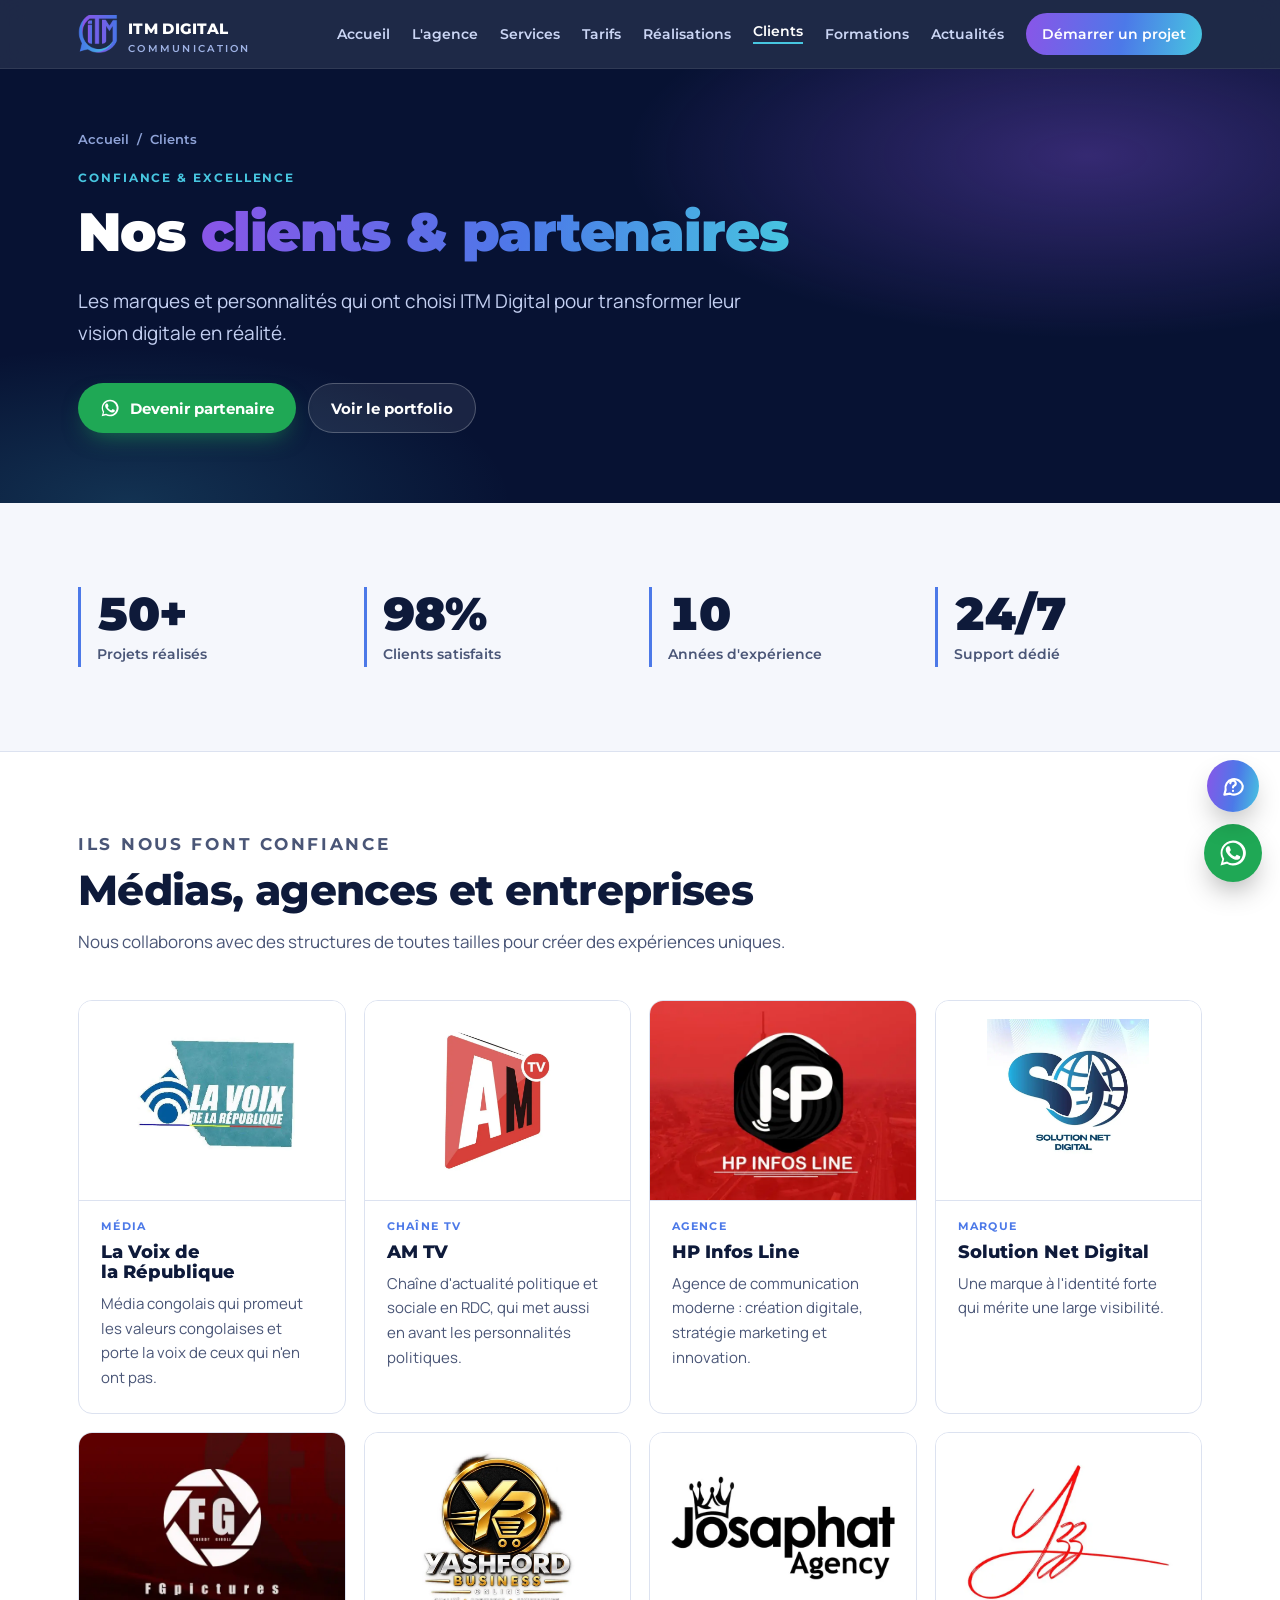
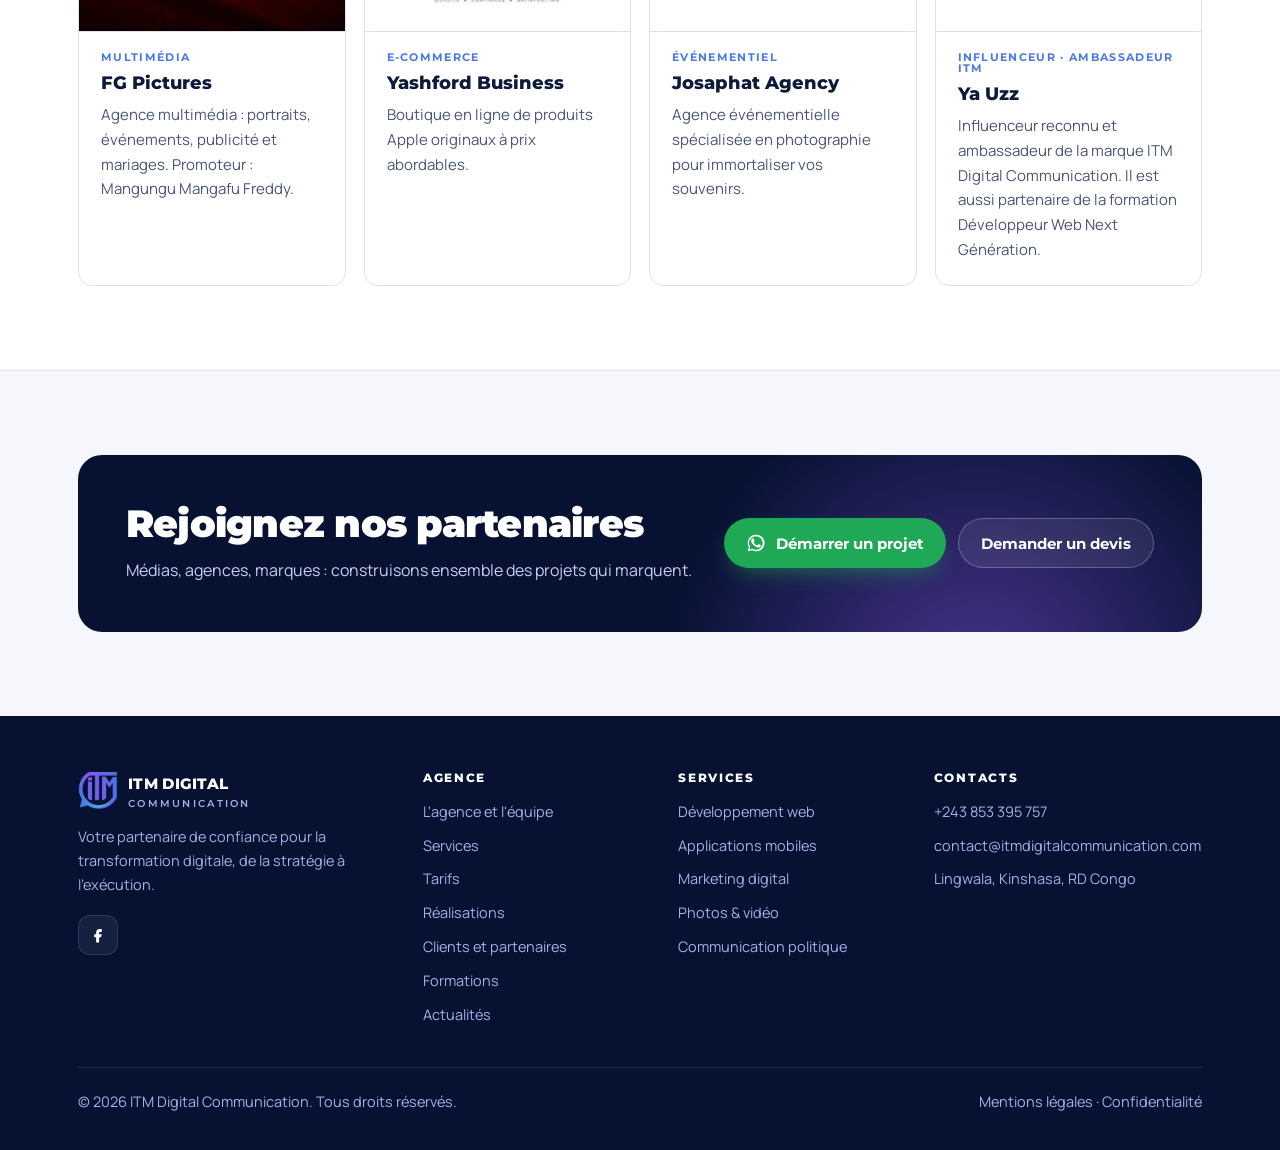
<file: clients-et-partenaires-agence-de-communication/index.html>
<!doctype html>
<html lang="fr">
<head>
<meta charset="utf-8">
<meta name="viewport" content="width=device-width, initial-scale=1, viewport-fit=cover">
<title>Clients et partenaires | ITM Digital Communication</title>
<meta name="description" content="Médias, agences et entreprises qui font confiance à ITM Digital Communication à Kinshasa.">
<link rel="canonical" href="https://itmdigitalcommunication.com/clients-et-partenaires-agence-de-communication/">
<meta name="theme-color" content="#071233">
<link rel="icon" type="image/png" href="../assets/favicon.png">
<link rel="manifest" href="/manifest.webmanifest">
<link rel="apple-touch-icon" href="/assets/app/apple-touch-icon.png">
<meta name="mobile-web-app-capable" content="yes">
<meta name="apple-mobile-web-app-capable" content="yes">
<meta name="apple-mobile-web-app-title" content="ITM Digital">
<meta name="apple-mobile-web-app-status-bar-style" content="black-translucent">
<meta property="og:type" content="website">
<meta property="og:site_name" content="ITM Digital Communication">
<meta property="og:title" content="Clients et partenaires | ITM Digital Communication">
<meta property="og:description" content="Médias, agences et entreprises qui font confiance à ITM Digital Communication à Kinshasa.">
<meta property="og:url" content="https://itmdigitalcommunication.com/clients-et-partenaires-agence-de-communication/">
<meta property="og:image" content="https://itmdigitalcommunication.com/assets/itm-logo.png">
<meta property="og:locale" content="fr_CD">
<link rel="preconnect" href="https://fonts.googleapis.com">
<link rel="preconnect" href="https://fonts.gstatic.com" crossorigin>
<link rel="stylesheet" href="https://fonts.googleapis.com/css2?family=Montserrat:wght@500;700;800;900&family=Manrope:wght@400;500;600;700&display=swap">
<link rel="stylesheet" href="../assets/style.css?v=bdfbe7b0">
<script type="application/ld+json">{"@context": "https://schema.org", "@type": "ProfessionalService", "name": "ITM Digital Communication", "url": "https://itmdigitalcommunication.com/", "logo": "https://itmdigitalcommunication.com/assets/itm-logo.png", "image": "https://itmdigitalcommunication.com/assets/itm-logo.png", "email": "contact@itmdigitalcommunication.com", "telephone": "+243853395757", "priceRange": "$$", "address": {"@type": "PostalAddress", "addressLocality": "Lingwala, Kinshasa", "addressCountry": "CD"}, "areaServed": "République démocratique du Congo", "sameAs": ["https://www.facebook.com/benjmansambu1"], "foundingDate": "2022", "founder": [{"@type": "Person", "name": "Benj Mansambu Lupini", "jobTitle": "CEO"}, {"@type": "Person", "name": "Trésor Mbokila", "jobTitle": "COO"}], "description": "Agence 360° : marketing digital, sites web, applications mobiles, photo et vidéo, communication politique et de marque."}</script>
</head>
<body>
<header class="top"><div class="wrap">
  <a class="brand" href="../" aria-label="ITM Digital Communication, accueil"><img src="../assets/itm-icon.png" alt="" width="40" height="40"><span><b>ITM DIGITAL</b><small>COMMUNICATION</small></span></a>
  <button class="burger" id="burger" aria-label="Ouvrir le menu" aria-expanded="false" aria-controls="nav"><svg viewBox="0 0 24 24" fill="none" stroke="currentColor" stroke-width="2" stroke-linecap="round"><path d="M4 7h16M4 12h16M4 17h16"/></svg></button>
  <nav class="nav" id="nav" aria-label="Navigation principale"><a href="../">Accueil</a><a href="../a-propos/">L'agence</a><a href="../services-presence-en-ligne/">Services</a><a href="../tarification-services/">Tarifs</a><a href="../portfolio-galerie/">Réalisations</a><a href="../clients-et-partenaires-agence-de-communication/" aria-current="page">Clients</a><a href="../formations/">Formations</a><a href="https://actualites.itmdigitalcommunication.com/">Actualités</a><a class="btn btn-grad btn-sm" href="../contact/">Démarrer un projet</a></nav>
</div></header>
<main>
<section class="page-head"><div class="wrap">
  <nav class="crumbs" aria-label="Fil d'Ariane"><a href="../">Accueil</a><span>/</span><span>Clients</span></nav>
  <p class="eyebrow" style="margin-top:22px">Confiance &amp; excellence</p>
  <h1>Nos <span class="grad-text">clients &amp; partenaires</span></h1>
  <p class="lead">Les marques et personnalités qui ont choisi ITM Digital pour transformer leur vision digitale en réalité.</p>
  <div class="ctas"><a class="btn btn-wa" data-wa="Bonjour ITM Digital, je souhaite devenir partenaire." data-ref="PARTENAIRE" href="https://wa.me/243853395757"><svg viewBox="0 0 24 24" fill="currentColor" aria-hidden="true"><path d="M17.5 14.4c-.3-.1-1.7-.8-2-.9-.3-.1-.5-.1-.7.1-.2.3-.8.9-.9 1.1-.2.2-.3.2-.6.1-.3-.1-1.2-.5-2.3-1.4-.9-.8-1.4-1.7-1.6-2-.2-.3 0-.5.1-.6l.4-.5c.1-.2.2-.3.3-.5.1-.2 0-.4 0-.5l-.9-2.2c-.2-.6-.5-.5-.7-.5h-.6c-.2 0-.5.1-.8.4-.3.3-1 1-1 2.4s1 2.8 1.2 3c.1.2 2 3.1 4.9 4.3.7.3 1.2.5 1.6.6.7.2 1.3.2 1.8.1.6-.1 1.7-.7 1.9-1.4.2-.7.2-1.2.2-1.4-.1-.1-.3-.2-.6-.3zM12 2a10 10 0 0 0-8.6 15l-1.4 5 5.2-1.4A10 10 0 1 0 12 2zm0 18.2c-1.6 0-3.1-.4-4.4-1.2l-.3-.2-3.1.8.8-3-.2-.3A8.2 8.2 0 1 1 12 20.2z"/></svg>Devenir partenaire</a><a class="btn btn-ghost" href="../portfolio-galerie/">Voir le portfolio</a></div>
</div></section>
<section class="sec"><div class="wrap"><div class="stats">
  <div class="stat"><b>50+</b><span>Projets réalisés</span></div><div class="stat"><b>98%</b><span>Clients satisfaits</span></div>
  <div class="stat"><b>10</b><span>Années d'expérience</span></div><div class="stat"><b>24/7</b><span>Support dédié</span></div>
</div></div></section>
<section class="sec alt"><div class="wrap">
  <div class="sec-head"><p class="eyebrow">Ils nous font confiance</p><h2>Médias, agences et entreprises</h2><p>Nous collaborons avec des structures de toutes tailles pour créer des expériences uniques.</p></div>
  <div class="grid g4"><article class="client"><div class="logo-tile contain"><img src="../assets/img/logos/voix-republique.webp" alt="Logo La Voix de la République" loading="lazy" decoding="async"></div><div class="c-body"><span class="kind">Média</span><h3>La Voix de la République</h3><p>Média congolais qui promeut les valeurs congolaises et porte la voix de ceux qui n'en ont pas.</p></div></article><article class="client"><div class="logo-tile contain"><img src="../assets/img/logos/am-tv.webp" alt="Logo AM TV" loading="lazy" decoding="async"></div><div class="c-body"><span class="kind">Chaîne TV</span><h3>AM TV</h3><p>Chaîne d'actualité politique et sociale en RDC, qui met aussi en avant les personnalités politiques.</p></div></article><article class="client"><div class="logo-tile cover"><img src="../assets/img/logos/hp-infos-line.webp" alt="Logo HP Infos Line" loading="lazy" decoding="async"></div><div class="c-body"><span class="kind">Agence</span><h3>HP Infos Line</h3><p>Agence de communication moderne : création digitale, stratégie marketing et innovation.</p></div></article><article class="client"><div class="logo-tile contain"><img src="../assets/img/logos/solution-net.webp" alt="Logo Solution Net Digital" loading="lazy" decoding="async"></div><div class="c-body"><span class="kind">Marque</span><h3>Solution Net Digital</h3><p>Une marque à l'identité forte qui mérite une large visibilité.</p></div></article><article class="client"><div class="logo-tile cover"><img src="../assets/img/logos/fg-pictures.webp" alt="Logo FG Pictures" loading="lazy" decoding="async"></div><div class="c-body"><span class="kind">Multimédia</span><h3>FG Pictures</h3><p>Agence multimédia : portraits, événements, publicité et mariages. Promoteur : Mangungu Mangafu Freddy.</p></div></article><article class="client"><div class="logo-tile contain"><img src="../assets/img/logos/yashford.webp" alt="Logo Yashford Business" loading="lazy" decoding="async"></div><div class="c-body"><span class="kind">E-commerce</span><h3>Yashford Business</h3><p>Boutique en ligne de produits Apple originaux à prix abordables.</p></div></article><article class="client"><div class="logo-tile contain"><img src="../assets/img/logos/josaphat.webp" alt="Logo Josaphat Agency" loading="lazy" decoding="async"></div><div class="c-body"><span class="kind">Événementiel</span><h3>Josaphat Agency</h3><p>Agence événementielle spécialisée en photographie pour immortaliser vos souvenirs.</p></div></article><article class="client"><div class="logo-tile contain"><img src="../assets/img/logos/ya-uzz.webp" alt="Logo Ya Uzz" loading="lazy" decoding="async"></div><div class="c-body"><span class="kind">Influenceur · Ambassadeur ITM</span><h3>Ya Uzz</h3><p>Influenceur reconnu et ambassadeur de la marque ITM Digital Communication. Il est aussi partenaire de la formation Développeur Web Next Génération.</p></div></article></div>
</div></section>
<div style="height:84px"></div>
<section class="sec tight"><div class="wrap"><div class="cta-band">
  <div><h2>Rejoignez nos partenaires</h2><p>Médias, agences, marques : construisons ensemble des projets qui marquent.</p></div>
  <div class="ctas"><a class="btn btn-wa" data-wa="Bonjour ITM Digital, je souhaite démarrer un projet et profiter de l&#x27;audit offert." data-ref="AUDIT-OFFERT" href="https://wa.me/243853395757"><svg viewBox="0 0 24 24" fill="currentColor" aria-hidden="true"><path d="M17.5 14.4c-.3-.1-1.7-.8-2-.9-.3-.1-.5-.1-.7.1-.2.3-.8.9-.9 1.1-.2.2-.3.2-.6.1-.3-.1-1.2-.5-2.3-1.4-.9-.8-1.4-1.7-1.6-2-.2-.3 0-.5.1-.6l.4-.5c.1-.2.2-.3.3-.5.1-.2 0-.4 0-.5l-.9-2.2c-.2-.6-.5-.5-.7-.5h-.6c-.2 0-.5.1-.8.4-.3.3-1 1-1 2.4s1 2.8 1.2 3c.1.2 2 3.1 4.9 4.3.7.3 1.2.5 1.6.6.7.2 1.3.2 1.8.1.6-.1 1.7-.7 1.9-1.4.2-.7.2-1.2.2-1.4-.1-.1-.3-.2-.6-.3zM12 2a10 10 0 0 0-8.6 15l-1.4 5 5.2-1.4A10 10 0 1 0 12 2zm0 18.2c-1.6 0-3.1-.4-4.4-1.2l-.3-.2-3.1.8.8-3-.2-.3A8.2 8.2 0 1 1 12 20.2z"/></svg>Démarrer un projet</a><a class="btn btn-ghost" href="../contact/">Demander un devis</a></div>
</div></div></section>

</main>
<footer><div class="wrap">
  <div class="fgrid">
    <div class="fbrand">
      <a class="brand" href="../"><img src="../assets/itm-icon.png" alt="" width="40" height="40"><span><b>ITM DIGITAL</b><small>COMMUNICATION</small></span></a>
      <p>Votre partenaire de confiance pour la transformation digitale, de la stratégie à l'exécution.</p>
      <div class="social">
        <a href="https://www.facebook.com/benjmansambu1" aria-label="Facebook" target="_blank" rel="noopener"><svg viewBox="0 0 24 24" fill="currentColor"><path d="M14 8h3V4h-3c-2.8 0-4.5 1.8-4.5 4.6V11H7v4h2.5v7h4v-7H16l1-4h-3.5V8.8c0-.5.3-.8.5-.8z"/></svg></a>
      </div>
    </div>
    <div><h4>Agence</h4><ul>
      <li><a href="../a-propos/">L'agence et l'équipe</a></li><li><a href="../services-presence-en-ligne/">Services</a></li><li><a href="../tarification-services/">Tarifs</a></li>
      <li><a href="../portfolio-galerie/">Réalisations</a></li><li><a href="../clients-et-partenaires-agence-de-communication/">Clients et partenaires</a></li>
      <li><a href="../formations/">Formations</a></li><li><a href="https://actualites.itmdigitalcommunication.com/">Actualités</a></li></ul></div>
    <div><h4>Services</h4><ul>
      <li><a href="../services-presence-en-ligne/#web">Développement web</a></li><li><a href="../services-presence-en-ligne/#web">Applications mobiles</a></li>
      <li><a href="../services-presence-en-ligne/#marketing">Marketing digital</a></li><li><a href="../services-presence-en-ligne/#audiovisuel">Photos &amp; vidéo</a></li>
      <li><a href="../services-presence-en-ligne/#branding">Communication politique</a></li></ul></div>
    <div><h4>Contacts</h4><ul>
      <li><a data-wa="Bonjour ITM Digital !" href="https://wa.me/243853395757">+243 853 395 757</a></li>
      <li><a href="mailto:contact@itmdigitalcommunication.com">contact@itmdigitalcommunication.com</a></li>
      <li>Lingwala, Kinshasa, RD Congo</li></ul></div>
  </div>
  <div class="fbottom"><span>© <span class="yr">2026</span> ITM Digital Communication. Tous droits réservés.</span><span><a href="../mentions-legales/">Mentions légales</a> · <a href="../politique-de-confidentialite/">Confidentialité</a></span></div>
</div></footer>
<a class="fab" data-wa="Bonjour ITM Digital !" href="https://wa.me/243853395757" aria-label="Nous écrire sur WhatsApp"><svg viewBox="0 0 24 24" fill="currentColor" aria-hidden="true"><path d="M17.5 14.4c-.3-.1-1.7-.8-2-.9-.3-.1-.5-.1-.7.1-.2.3-.8.9-.9 1.1-.2.2-.3.2-.6.1-.3-.1-1.2-.5-2.3-1.4-.9-.8-1.4-1.7-1.6-2-.2-.3 0-.5.1-.6l.4-.5c.1-.2.2-.3.3-.5.1-.2 0-.4 0-.5l-.9-2.2c-.2-.6-.5-.5-.7-.5h-.6c-.2 0-.5.1-.8.4-.3.3-1 1-1 2.4s1 2.8 1.2 3c.1.2 2 3.1 4.9 4.3.7.3 1.2.5 1.6.6.7.2 1.3.2 1.8.1.6-.1 1.7-.7 1.9-1.4.2-.7.2-1.2.2-1.4-.1-.1-.3-.2-.6-.3zM12 2a10 10 0 0 0-8.6 15l-1.4 5 5.2-1.4A10 10 0 1 0 12 2zm0 18.2c-1.6 0-3.1-.4-4.4-1.2l-.3-.2-3.1.8.8-3-.2-.3A8.2 8.2 0 1 1 12 20.2z"/></svg></a>
<script src="../assets/site.js?v=ce944053" data-kb="cb762790"></script>
</body>
</html>
</file>
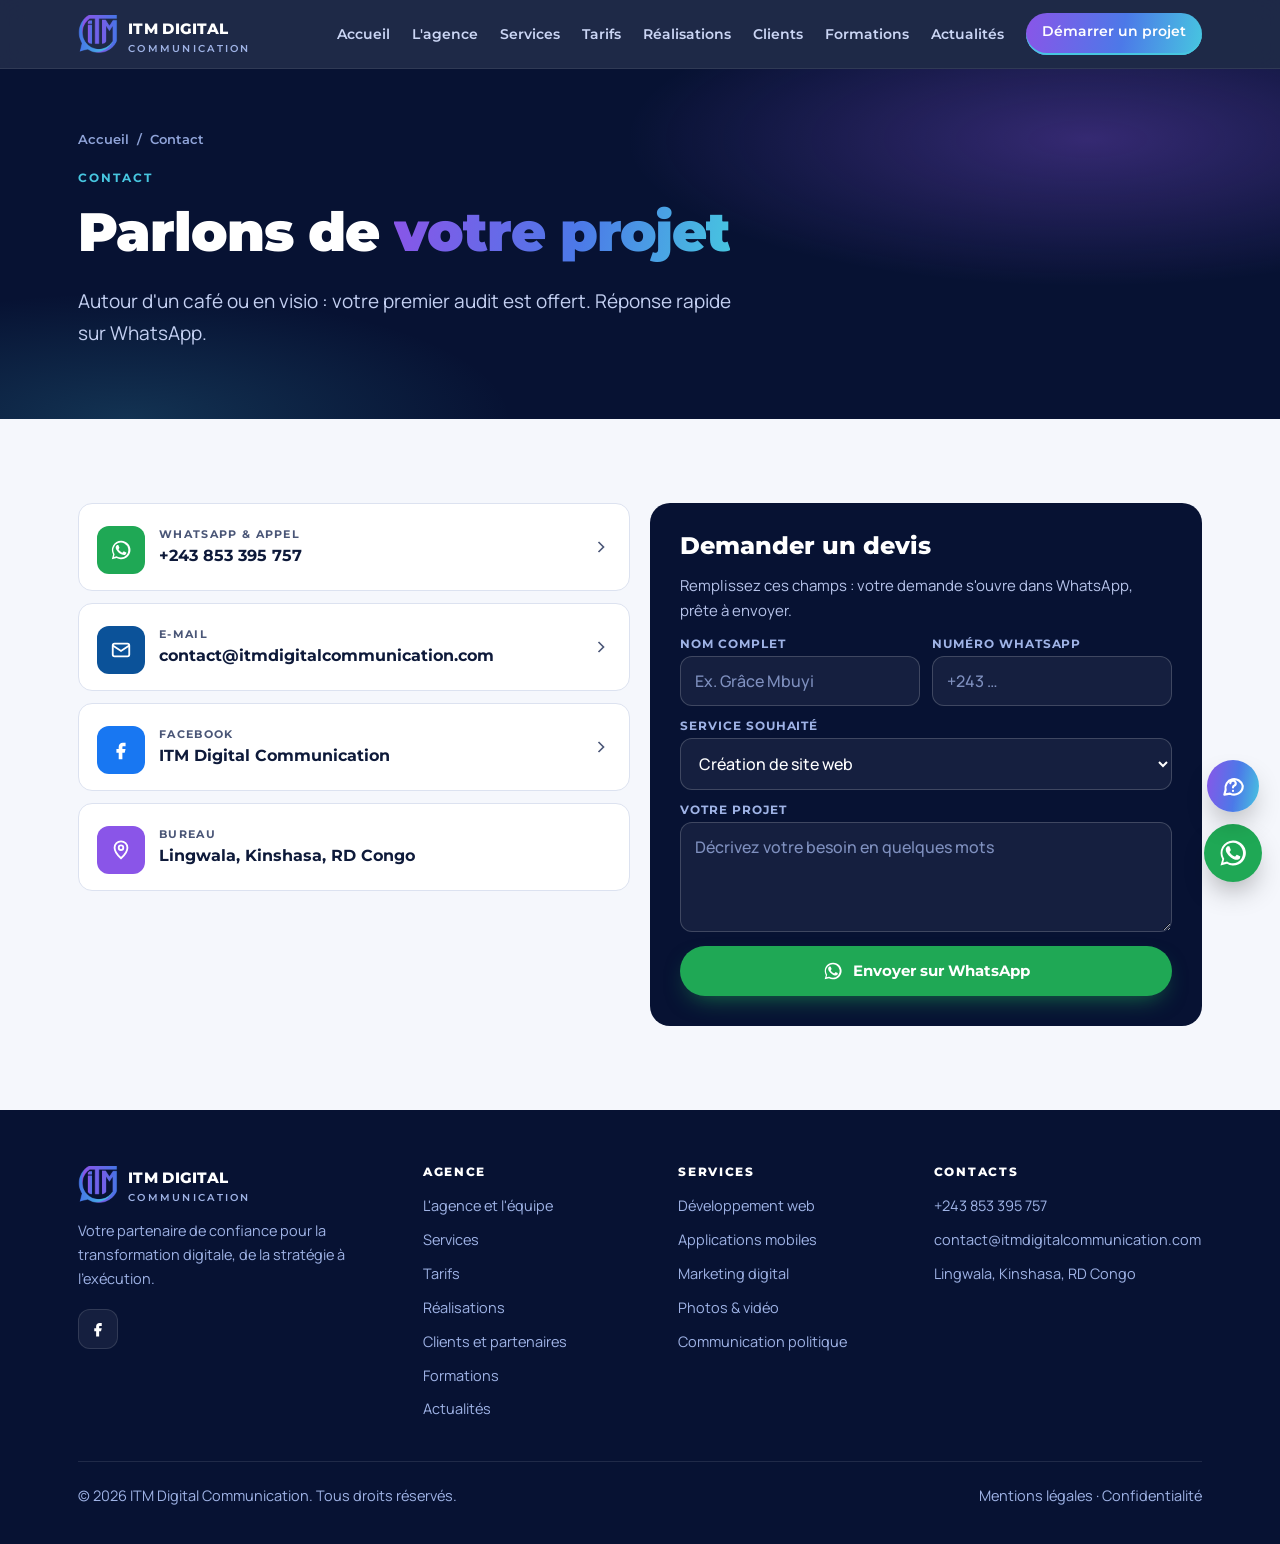
<file: contact/index.html>
<!doctype html>
<html lang="fr">
<head>
<meta charset="utf-8">
<meta name="viewport" content="width=device-width, initial-scale=1, viewport-fit=cover">
<title>Contact et devis gratuit | ITM Digital Communication</title>
<meta name="description" content="Contactez ITM Digital Communication à Lingwala, Kinshasa : +243 853 395 757, contact@itmdigitalcommunication.com. Premier audit offert.">
<link rel="canonical" href="https://itmdigitalcommunication.com/contact/">
<meta name="theme-color" content="#071233">
<link rel="icon" type="image/png" href="../assets/favicon.png">
<link rel="manifest" href="/manifest.webmanifest">
<link rel="apple-touch-icon" href="/assets/app/apple-touch-icon.png">
<meta name="mobile-web-app-capable" content="yes">
<meta name="apple-mobile-web-app-capable" content="yes">
<meta name="apple-mobile-web-app-title" content="ITM Digital">
<meta name="apple-mobile-web-app-status-bar-style" content="black-translucent">
<meta property="og:type" content="website">
<meta property="og:site_name" content="ITM Digital Communication">
<meta property="og:title" content="Contact et devis gratuit | ITM Digital Communication">
<meta property="og:description" content="Contactez ITM Digital Communication à Lingwala, Kinshasa : +243 853 395 757, contact@itmdigitalcommunication.com. Premier audit offert.">
<meta property="og:url" content="https://itmdigitalcommunication.com/contact/">
<meta property="og:image" content="https://itmdigitalcommunication.com/assets/itm-logo.png">
<meta property="og:locale" content="fr_CD">
<link rel="preconnect" href="https://fonts.googleapis.com">
<link rel="preconnect" href="https://fonts.gstatic.com" crossorigin>
<link rel="stylesheet" href="https://fonts.googleapis.com/css2?family=Montserrat:wght@500;700;800;900&family=Manrope:wght@400;500;600;700&display=swap">
<link rel="stylesheet" href="../assets/style.css?v=bdfbe7b0">
<script type="application/ld+json">{"@context": "https://schema.org", "@type": "ProfessionalService", "name": "ITM Digital Communication", "url": "https://itmdigitalcommunication.com/", "logo": "https://itmdigitalcommunication.com/assets/itm-logo.png", "image": "https://itmdigitalcommunication.com/assets/itm-logo.png", "email": "contact@itmdigitalcommunication.com", "telephone": "+243853395757", "priceRange": "$$", "address": {"@type": "PostalAddress", "addressLocality": "Lingwala, Kinshasa", "addressCountry": "CD"}, "areaServed": "République démocratique du Congo", "sameAs": ["https://www.facebook.com/benjmansambu1"], "foundingDate": "2022", "founder": [{"@type": "Person", "name": "Benj Mansambu Lupini", "jobTitle": "CEO"}, {"@type": "Person", "name": "Trésor Mbokila", "jobTitle": "COO"}], "description": "Agence 360° : marketing digital, sites web, applications mobiles, photo et vidéo, communication politique et de marque."}</script>
</head>
<body>
<header class="top"><div class="wrap">
  <a class="brand" href="../" aria-label="ITM Digital Communication, accueil"><img src="../assets/itm-icon.png" alt="" width="40" height="40"><span><b>ITM DIGITAL</b><small>COMMUNICATION</small></span></a>
  <button class="burger" id="burger" aria-label="Ouvrir le menu" aria-expanded="false" aria-controls="nav"><svg viewBox="0 0 24 24" fill="none" stroke="currentColor" stroke-width="2" stroke-linecap="round"><path d="M4 7h16M4 12h16M4 17h16"/></svg></button>
  <nav class="nav" id="nav" aria-label="Navigation principale"><a href="../">Accueil</a><a href="../a-propos/">L'agence</a><a href="../services-presence-en-ligne/">Services</a><a href="../tarification-services/">Tarifs</a><a href="../portfolio-galerie/">Réalisations</a><a href="../clients-et-partenaires-agence-de-communication/">Clients</a><a href="../formations/">Formations</a><a href="https://actualites.itmdigitalcommunication.com/">Actualités</a><a class="btn btn-grad btn-sm" href="../contact/" aria-current="page">Démarrer un projet</a></nav>
</div></header>
<main>
<section class="page-head"><div class="wrap">
  <nav class="crumbs" aria-label="Fil d'Ariane"><a href="../">Accueil</a><span>/</span><span>Contact</span></nav>
  <p class="eyebrow" style="margin-top:22px">Contact</p>
  <h1>Parlons de <span class="grad-text">votre projet</span></h1>
  <p class="lead">Autour d'un café ou en visio : votre premier audit est offert. Réponse rapide sur WhatsApp.</p>
  
</div></section>
<section class="sec"><div class="wrap contact">
  <div class="contact-cards">
    <a class="ccard" data-wa="Bonjour ITM Digital !" data-ref="CONTACT" href="https://wa.me/243853395757"><span class="ic" style="background:var(--wa)"><svg viewBox="0 0 24 24" fill="currentColor" aria-hidden="true"><path d="M17.5 14.4c-.3-.1-1.7-.8-2-.9-.3-.1-.5-.1-.7.1-.2.3-.8.9-.9 1.1-.2.2-.3.2-.6.1-.3-.1-1.2-.5-2.3-1.4-.9-.8-1.4-1.7-1.6-2-.2-.3 0-.5.1-.6l.4-.5c.1-.2.2-.3.3-.5.1-.2 0-.4 0-.5l-.9-2.2c-.2-.6-.5-.5-.7-.5h-.6c-.2 0-.5.1-.8.4-.3.3-1 1-1 2.4s1 2.8 1.2 3c.1.2 2 3.1 4.9 4.3.7.3 1.2.5 1.6.6.7.2 1.3.2 1.8.1.6-.1 1.7-.7 1.9-1.4.2-.7.2-1.2.2-1.4-.1-.1-.3-.2-.6-.3zM12 2a10 10 0 0 0-8.6 15l-1.4 5 5.2-1.4A10 10 0 1 0 12 2zm0 18.2c-1.6 0-3.1-.4-4.4-1.2l-.3-.2-3.1.8.8-3-.2-.3A8.2 8.2 0 1 1 12 20.2z"/></svg></span><div><small>WhatsApp &amp; appel</small><span>+243 853 395 757</span></div><svg class="go" viewBox="0 0 24 24" fill="none" stroke="currentColor" stroke-width="2"><path d="m9 6 6 6-6 6"/></svg></a>
    <a class="ccard" href="mailto:contact@itmdigitalcommunication.com"><span class="ic" style="background:var(--brand-navy)"><svg viewBox="0 0 24 24" fill="none" stroke="currentColor" stroke-width="2"><rect x="3" y="5" width="18" height="14" rx="2"/><path d="m3 7 9 6 9-6"/></svg></span><div><small>E-mail</small><span>contact@itmdigitalcommunication.com</span></div><svg class="go" viewBox="0 0 24 24" fill="none" stroke="currentColor" stroke-width="2"><path d="m9 6 6 6-6 6"/></svg></a>
    <a class="ccard" href="https://www.facebook.com/benjmansambu1" target="_blank" rel="noopener"><span class="ic" style="background:#1877F2"><svg viewBox="0 0 24 24" fill="currentColor"><path d="M14 8h3V4h-3c-2.8 0-4.5 1.8-4.5 4.6V11H7v4h2.5v7h4v-7H16l1-4h-3.5V8.8c0-.5.3-.8.5-.8z"/></svg></span><div><small>Facebook</small><span>ITM Digital Communication</span></div><svg class="go" viewBox="0 0 24 24" fill="none" stroke="currentColor" stroke-width="2"><path d="m9 6 6 6-6 6"/></svg></a>
    <div class="ccard"><span class="ic" style="background:var(--violet)"><svg viewBox="0 0 24 24" fill="none" stroke="currentColor" stroke-width="2"><path d="M12 21s-7-6.2-7-11.5a7 7 0 0 1 14 0C19 14.8 12 21 12 21z"/><circle cx="12" cy="9.5" r="2.5"/></svg></span><div><small>Bureau</small><span>Lingwala, Kinshasa, RD Congo</span></div><span></span></div>
  </div>
  <form class="quote-form" id="quote" novalidate>
    <h3>Demander un devis</h3>
    <p>Remplissez ces champs : votre demande s'ouvre dans WhatsApp, prête à envoyer.</p>
    <div class="frow"><div class="field"><label for="q-name">Nom complet</label><input id="q-name" name="name" autocomplete="name" placeholder="Ex. Grâce Mbuyi" required></div>
    <div class="field"><label for="q-phone">Numéro WhatsApp</label><input id="q-phone" name="phone" type="tel" autocomplete="tel" placeholder="+243 …"></div></div>
    <div class="field"><label for="q-service">Service souhaité</label><select id="q-service" name="service">
      <option>Création de site web</option><option>Application mobile</option><option>Marketing digital / publicité</option><option>Community management</option><option>Communication politique</option><option>Photo / vidéo / événement</option><option>Formation</option><option>Autre</option></select></div>
    <div class="field"><label for="q-msg">Votre projet</label><textarea id="q-msg" name="msg" placeholder="Décrivez votre besoin en quelques mots"></textarea></div>
    <button class="btn btn-wa" type="submit"><svg viewBox="0 0 24 24" fill="currentColor" aria-hidden="true"><path d="M17.5 14.4c-.3-.1-1.7-.8-2-.9-.3-.1-.5-.1-.7.1-.2.3-.8.9-.9 1.1-.2.2-.3.2-.6.1-.3-.1-1.2-.5-2.3-1.4-.9-.8-1.4-1.7-1.6-2-.2-.3 0-.5.1-.6l.4-.5c.1-.2.2-.3.3-.5.1-.2 0-.4 0-.5l-.9-2.2c-.2-.6-.5-.5-.7-.5h-.6c-.2 0-.5.1-.8.4-.3.3-1 1-1 2.4s1 2.8 1.2 3c.1.2 2 3.1 4.9 4.3.7.3 1.2.5 1.6.6.7.2 1.3.2 1.8.1.6-.1 1.7-.7 1.9-1.4.2-.7.2-1.2.2-1.4-.1-.1-.3-.2-.6-.3zM12 2a10 10 0 0 0-8.6 15l-1.4 5 5.2-1.4A10 10 0 1 0 12 2zm0 18.2c-1.6 0-3.1-.4-4.4-1.2l-.3-.2-3.1.8.8-3-.2-.3A8.2 8.2 0 1 1 12 20.2z"/></svg>Envoyer sur WhatsApp</button>
  </form>
</div></section>

</main>
<footer><div class="wrap">
  <div class="fgrid">
    <div class="fbrand">
      <a class="brand" href="../"><img src="../assets/itm-icon.png" alt="" width="40" height="40"><span><b>ITM DIGITAL</b><small>COMMUNICATION</small></span></a>
      <p>Votre partenaire de confiance pour la transformation digitale, de la stratégie à l'exécution.</p>
      <div class="social">
        <a href="https://www.facebook.com/benjmansambu1" aria-label="Facebook" target="_blank" rel="noopener"><svg viewBox="0 0 24 24" fill="currentColor"><path d="M14 8h3V4h-3c-2.8 0-4.5 1.8-4.5 4.6V11H7v4h2.5v7h4v-7H16l1-4h-3.5V8.8c0-.5.3-.8.5-.8z"/></svg></a>
      </div>
    </div>
    <div><h4>Agence</h4><ul>
      <li><a href="../a-propos/">L'agence et l'équipe</a></li><li><a href="../services-presence-en-ligne/">Services</a></li><li><a href="../tarification-services/">Tarifs</a></li>
      <li><a href="../portfolio-galerie/">Réalisations</a></li><li><a href="../clients-et-partenaires-agence-de-communication/">Clients et partenaires</a></li>
      <li><a href="../formations/">Formations</a></li><li><a href="https://actualites.itmdigitalcommunication.com/">Actualités</a></li></ul></div>
    <div><h4>Services</h4><ul>
      <li><a href="../services-presence-en-ligne/#web">Développement web</a></li><li><a href="../services-presence-en-ligne/#web">Applications mobiles</a></li>
      <li><a href="../services-presence-en-ligne/#marketing">Marketing digital</a></li><li><a href="../services-presence-en-ligne/#audiovisuel">Photos &amp; vidéo</a></li>
      <li><a href="../services-presence-en-ligne/#branding">Communication politique</a></li></ul></div>
    <div><h4>Contacts</h4><ul>
      <li><a data-wa="Bonjour ITM Digital !" href="https://wa.me/243853395757">+243 853 395 757</a></li>
      <li><a href="mailto:contact@itmdigitalcommunication.com">contact@itmdigitalcommunication.com</a></li>
      <li>Lingwala, Kinshasa, RD Congo</li></ul></div>
  </div>
  <div class="fbottom"><span>© <span class="yr">2026</span> ITM Digital Communication. Tous droits réservés.</span><span><a href="../mentions-legales/">Mentions légales</a> · <a href="../politique-de-confidentialite/">Confidentialité</a></span></div>
</div></footer>
<a class="fab" data-wa="Bonjour ITM Digital !" href="https://wa.me/243853395757" aria-label="Nous écrire sur WhatsApp"><svg viewBox="0 0 24 24" fill="currentColor" aria-hidden="true"><path d="M17.5 14.4c-.3-.1-1.7-.8-2-.9-.3-.1-.5-.1-.7.1-.2.3-.8.9-.9 1.1-.2.2-.3.2-.6.1-.3-.1-1.2-.5-2.3-1.4-.9-.8-1.4-1.7-1.6-2-.2-.3 0-.5.1-.6l.4-.5c.1-.2.2-.3.3-.5.1-.2 0-.4 0-.5l-.9-2.2c-.2-.6-.5-.5-.7-.5h-.6c-.2 0-.5.1-.8.4-.3.3-1 1-1 2.4s1 2.8 1.2 3c.1.2 2 3.1 4.9 4.3.7.3 1.2.5 1.6.6.7.2 1.3.2 1.8.1.6-.1 1.7-.7 1.9-1.4.2-.7.2-1.2.2-1.4-.1-.1-.3-.2-.6-.3zM12 2a10 10 0 0 0-8.6 15l-1.4 5 5.2-1.4A10 10 0 1 0 12 2zm0 18.2c-1.6 0-3.1-.4-4.4-1.2l-.3-.2-3.1.8.8-3-.2-.3A8.2 8.2 0 1 1 12 20.2z"/></svg></a>
<script src="../assets/site.js?v=ce944053" data-kb="cb762790"></script>
</body>
</html>
</file>
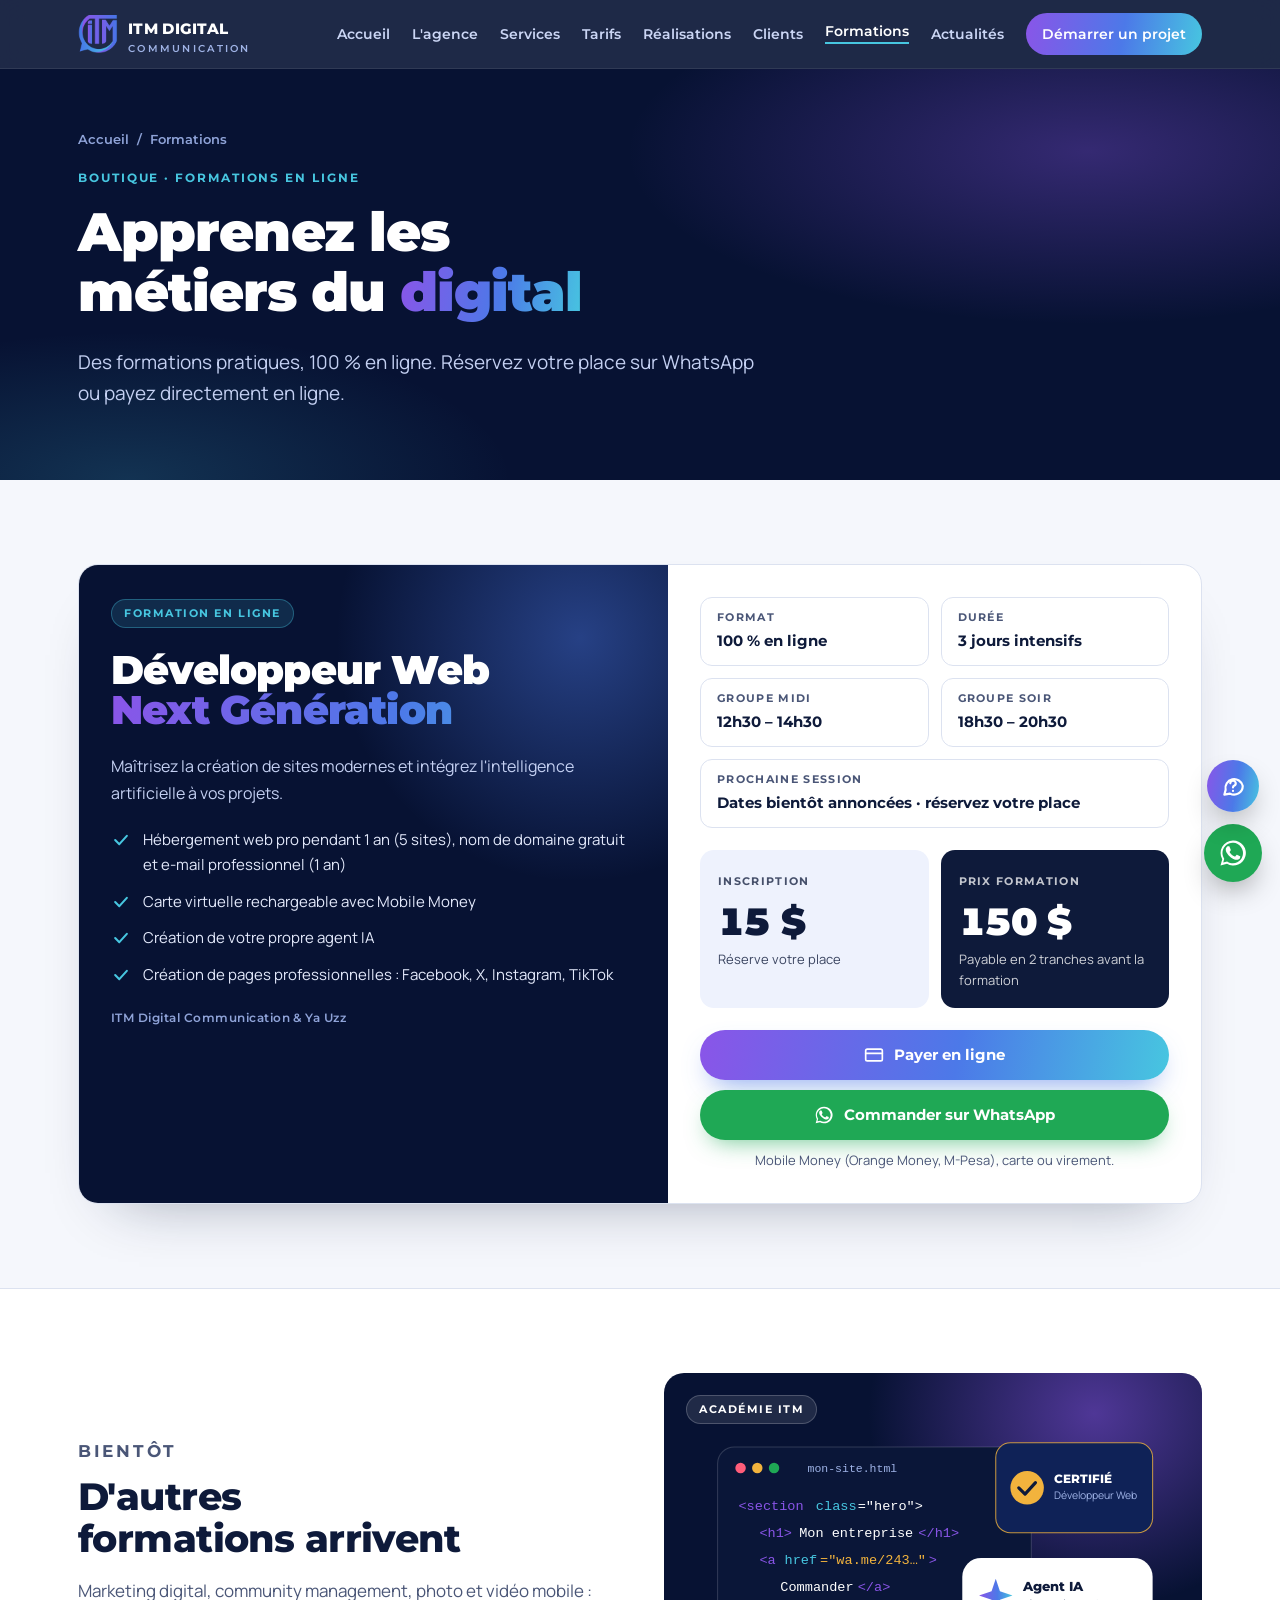
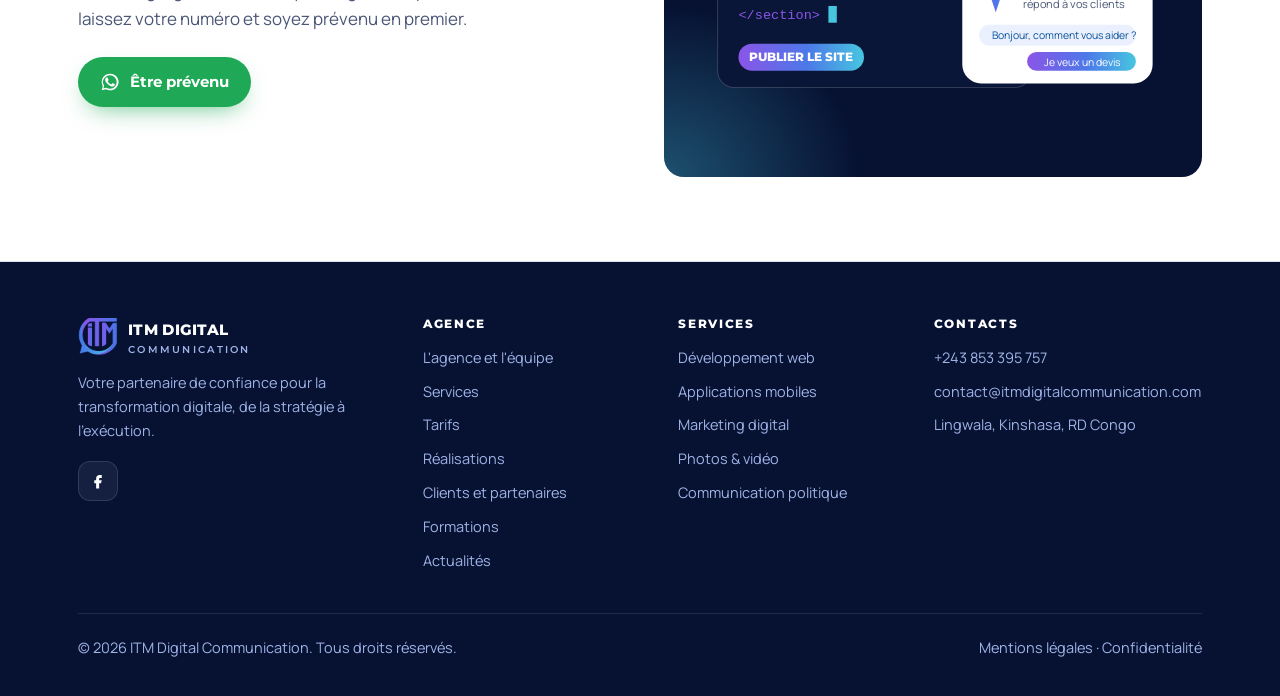
<file: formations/index.html>
<!doctype html>
<html lang="fr">
<head>
<meta charset="utf-8">
<meta name="viewport" content="width=device-width, initial-scale=1, viewport-fit=cover">
<title>Formations en ligne : Développeur Web Next Génération | ITM Digital Communication</title>
<meta name="description" content="Formation en ligne Développeur Web Next Génération : sites modernes, intelligence artificielle, hébergement offert. Inscription 15 $, formation 150 $.">
<link rel="canonical" href="https://itmdigitalcommunication.com/formations/">
<meta name="theme-color" content="#071233">
<link rel="icon" type="image/png" href="../assets/favicon.png">
<link rel="manifest" href="/manifest.webmanifest">
<link rel="apple-touch-icon" href="/assets/app/apple-touch-icon.png">
<meta name="mobile-web-app-capable" content="yes">
<meta name="apple-mobile-web-app-capable" content="yes">
<meta name="apple-mobile-web-app-title" content="ITM Digital">
<meta name="apple-mobile-web-app-status-bar-style" content="black-translucent">
<meta property="og:type" content="website">
<meta property="og:site_name" content="ITM Digital Communication">
<meta property="og:title" content="Formations en ligne : Développeur Web Next Génération | ITM Digital Communication">
<meta property="og:description" content="Formation en ligne Développeur Web Next Génération : sites modernes, intelligence artificielle, hébergement offert. Inscription 15 $, formation 150 $.">
<meta property="og:url" content="https://itmdigitalcommunication.com/formations/">
<meta property="og:image" content="https://itmdigitalcommunication.com/assets/itm-logo.png">
<meta property="og:locale" content="fr_CD">
<link rel="preconnect" href="https://fonts.googleapis.com">
<link rel="preconnect" href="https://fonts.gstatic.com" crossorigin>
<link rel="stylesheet" href="https://fonts.googleapis.com/css2?family=Montserrat:wght@500;700;800;900&family=Manrope:wght@400;500;600;700&display=swap">
<link rel="stylesheet" href="../assets/style.css?v=bdfbe7b0">
<script type="application/ld+json">{"@context": "https://schema.org", "@type": "ProfessionalService", "name": "ITM Digital Communication", "url": "https://itmdigitalcommunication.com/", "logo": "https://itmdigitalcommunication.com/assets/itm-logo.png", "image": "https://itmdigitalcommunication.com/assets/itm-logo.png", "email": "contact@itmdigitalcommunication.com", "telephone": "+243853395757", "priceRange": "$$", "address": {"@type": "PostalAddress", "addressLocality": "Lingwala, Kinshasa", "addressCountry": "CD"}, "areaServed": "République démocratique du Congo", "sameAs": ["https://www.facebook.com/benjmansambu1"], "foundingDate": "2022", "founder": [{"@type": "Person", "name": "Benj Mansambu Lupini", "jobTitle": "CEO"}, {"@type": "Person", "name": "Trésor Mbokila", "jobTitle": "COO"}], "description": "Agence 360° : marketing digital, sites web, applications mobiles, photo et vidéo, communication politique et de marque."}</script><script type="application/ld+json">{"@context": "https://schema.org", "@type": "Course", "name": "Formation Développeur Web Next Génération", "description": "Maîtriser la création de sites modernes et intégrer l'intelligence artificielle à vos projets.", "provider": {"@type": "Organization", "name": "ITM Digital Communication", "sameAs": "https://itmdigitalcommunication.com"}, "offers": {"@type": "Offer", "price": "150", "priceCurrency": "USD", "category": "Paid"}}</script>
</head>
<body>
<header class="top"><div class="wrap">
  <a class="brand" href="../" aria-label="ITM Digital Communication, accueil"><img src="../assets/itm-icon.png" alt="" width="40" height="40"><span><b>ITM DIGITAL</b><small>COMMUNICATION</small></span></a>
  <button class="burger" id="burger" aria-label="Ouvrir le menu" aria-expanded="false" aria-controls="nav"><svg viewBox="0 0 24 24" fill="none" stroke="currentColor" stroke-width="2" stroke-linecap="round"><path d="M4 7h16M4 12h16M4 17h16"/></svg></button>
  <nav class="nav" id="nav" aria-label="Navigation principale"><a href="../">Accueil</a><a href="../a-propos/">L'agence</a><a href="../services-presence-en-ligne/">Services</a><a href="../tarification-services/">Tarifs</a><a href="../portfolio-galerie/">Réalisations</a><a href="../clients-et-partenaires-agence-de-communication/">Clients</a><a href="../formations/" aria-current="page">Formations</a><a href="https://actualites.itmdigitalcommunication.com/">Actualités</a><a class="btn btn-grad btn-sm" href="../contact/">Démarrer un projet</a></nav>
</div></header>
<main>
<section class="page-head"><div class="wrap">
  <nav class="crumbs" aria-label="Fil d'Ariane"><a href="../">Accueil</a><span>/</span><span>Formations</span></nav>
  <p class="eyebrow" style="margin-top:22px">Boutique · Formations en ligne</p>
  <h1>Apprenez les métiers du <span class="grad-text">digital</span></h1>
  <p class="lead">Des formations pratiques, 100 % en ligne. Réservez votre place sur WhatsApp ou payez directement en ligne.</p>
  
</div></section>
<section class="sec"><div class="wrap">
  <article class="course" id="dev-web">
    <div class="course-visual">
      <span class="tag">Formation en ligne</span>
      <h3><span>Développeur Web</span><span class="grad-text">Next Génération</span></h3>
      <p class="sub">Maîtrisez la création de sites modernes et intégrez l'intelligence artificielle à vos projets.</p>
      <ul class="perks"><li><svg viewBox="0 0 24 24" fill="none" stroke="currentColor" stroke-width="2.5" stroke-linecap="round" stroke-linejoin="round"><path d="m5 12 5 5 9-10"/></svg><span>Hébergement web pro pendant 1 an (5 sites), nom de domaine gratuit et e-mail professionnel (1 an)</span></li><li><svg viewBox="0 0 24 24" fill="none" stroke="currentColor" stroke-width="2.5" stroke-linecap="round" stroke-linejoin="round"><path d="m5 12 5 5 9-10"/></svg><span>Carte virtuelle rechargeable avec Mobile Money</span></li><li><svg viewBox="0 0 24 24" fill="none" stroke="currentColor" stroke-width="2.5" stroke-linecap="round" stroke-linejoin="round"><path d="m5 12 5 5 9-10"/></svg><span>Création de votre propre agent IA</span></li><li><svg viewBox="0 0 24 24" fill="none" stroke="currentColor" stroke-width="2.5" stroke-linecap="round" stroke-linejoin="round"><path d="m5 12 5 5 9-10"/></svg><span>Création de pages professionnelles : Facebook, X, Instagram, TikTok</span></li></ul>
      <p class="partner">ITM Digital Communication &amp; Ya Uzz</p>
    </div>
    <div class="course-body">
      <dl class="meta">
        <div><dt>Format</dt><dd>100 % en ligne</dd></div><div><dt>Durée</dt><dd>3 jours intensifs</dd></div>
        <div><dt>Groupe midi</dt><dd>12h30 – 14h30</dd></div><div><dt>Groupe soir</dt><dd>18h30 – 20h30</dd></div>
        <div style="grid-column:1/-1"><dt>Prochaine session</dt><dd>Dates bientôt annoncées · réservez votre place</dd></div>
      </dl>
      <div class="prices">
        <div class="price"><small>Inscription</small><strong>15 $</strong><p>Réserve votre place</p></div>
        <div class="price main"><small>Prix formation</small><strong>150 $</strong><p>Payable en 2 tranches avant la formation</p></div>
      </div>
      <div class="buy">
        <button class="btn btn-grad" type="button" data-open-pay="Formation Développeur Web Next Génération"><svg viewBox="0 0 24 24" fill="none" stroke="currentColor" stroke-width="2" stroke-linecap="round" stroke-linejoin="round" aria-hidden="true"><rect x="2" y="5" width="20" height="14" rx="2"/><path d="M2 10h20"/></svg>Payer en ligne</button>
        <a class="btn btn-wa" data-wa="Bonjour ITM Digital, je veux m&#x27;inscrire à la Formation Développeur Web Next Génération (inscription 15 $, formation 150 $)." data-ref="FORMATION-INSCRIPTION" href="https://wa.me/243853395757"><svg viewBox="0 0 24 24" fill="currentColor" aria-hidden="true"><path d="M17.5 14.4c-.3-.1-1.7-.8-2-.9-.3-.1-.5-.1-.7.1-.2.3-.8.9-.9 1.1-.2.2-.3.2-.6.1-.3-.1-1.2-.5-2.3-1.4-.9-.8-1.4-1.7-1.6-2-.2-.3 0-.5.1-.6l.4-.5c.1-.2.2-.3.3-.5.1-.2 0-.4 0-.5l-.9-2.2c-.2-.6-.5-.5-.7-.5h-.6c-.2 0-.5.1-.8.4-.3.3-1 1-1 2.4s1 2.8 1.2 3c.1.2 2 3.1 4.9 4.3.7.3 1.2.5 1.6.6.7.2 1.3.2 1.8.1.6-.1 1.7-.7 1.9-1.4.2-.7.2-1.2.2-1.4-.1-.1-.3-.2-.6-.3zM12 2a10 10 0 0 0-8.6 15l-1.4 5 5.2-1.4A10 10 0 1 0 12 2zm0 18.2c-1.6 0-3.1-.4-4.4-1.2l-.3-.2-3.1.8.8-3-.2-.3A8.2 8.2 0 1 1 12 20.2z"/></svg>Commander sur WhatsApp</a>
        <p class="pay-note">Mobile Money (Orange Money, M-Pesa), carte ou virement.</p>
      </div>
    </div>
  </article>
</div></section>
<section class="sec alt"><div class="wrap feature">
  <div class="f-text"><p class="eyebrow">Bientôt</p><h2>D'autres formations arrivent</h2><p>Marketing digital, community management, photo et vidéo mobile : laissez votre numéro et soyez prévenu en premier.</p>
  <div class="ctas" style="margin-top:8px"><a class="btn btn-wa" data-wa="Bonjour ITM Digital, prévenez-moi des prochaines formations." data-ref="FORMATION-ALERTE" href="https://wa.me/243853395757"><svg viewBox="0 0 24 24" fill="currentColor" aria-hidden="true"><path d="M17.5 14.4c-.3-.1-1.7-.8-2-.9-.3-.1-.5-.1-.7.1-.2.3-.8.9-.9 1.1-.2.2-.3.2-.6.1-.3-.1-1.2-.5-2.3-1.4-.9-.8-1.4-1.7-1.6-2-.2-.3 0-.5.1-.6l.4-.5c.1-.2.2-.3.3-.5.1-.2 0-.4 0-.5l-.9-2.2c-.2-.6-.5-.5-.7-.5h-.6c-.2 0-.5.1-.8.4-.3.3-1 1-1 2.4s1 2.8 1.2 3c.1.2 2 3.1 4.9 4.3.7.3 1.2.5 1.6.6.7.2 1.3.2 1.8.1.6-.1 1.7-.7 1.9-1.4.2-.7.2-1.2.2-1.4-.1-.1-.3-.2-.6-.3zM12 2a10 10 0 0 0-8.6 15l-1.4 5 5.2-1.4A10 10 0 1 0 12 2zm0 18.2c-1.6 0-3.1-.4-4.4-1.2l-.3-.2-3.1.8.8-3-.2-.3A8.2 8.2 0 1 1 12 20.2z"/></svg>Être prévenu</a></div></div>
  <div class="f-visual"><div class="panel illus"><div class="illus-inner"><svg class="illus-svg" viewBox="0 0 480 360" role="img" aria-label="Illustration : éditeur de code, agent IA et certificat de formation" xmlns="http://www.w3.org/2000/svg"><defs>
 <linearGradient id="g-brand" x1="0" x2="1"><stop offset="0" stop-color="#8A55E8"/><stop offset=".55" stop-color="#4C79E8"/><stop offset="1" stop-color="#47C6E0"/></linearGradient>
 <linearGradient id="g-soft" x1="0" y1="0" x2="1" y2="1"><stop offset="0" stop-color="#8A55E8" stop-opacity=".55"/><stop offset="1" stop-color="#47C6E0" stop-opacity=".35"/></linearGradient>
</defs>
 <!-- éditeur de code -->
 <g class="a-float">
  <rect x="34" y="44" width="300" height="230" rx="16" fill="#0a1638" stroke="#ffffff" stroke-opacity=".16"/>
  <circle cx="56" cy="64" r="5" fill="#ff5d7a"/><circle cx="72" cy="64" r="5" fill="#F2B33D"/><circle cx="88" cy="64" r="5" fill="#1FA855"/>
  <text x="120" y="68" font-family="monospace" font-size="11" fill="#9fb3e6">mon-site.html</text>
  <g font-family="monospace" font-size="13">
   <g class="a-type"><text x="54" y="104" fill="#8A55E8">&lt;section</text><text x="128" y="104" fill="#47C6E0">class</text><text x="168" y="104" fill="#fff">="hero"&gt;</text></g>
   <g class="a-type a-d1"><text x="74" y="130" fill="#8A55E8">&lt;h1&gt;</text><text x="112" y="130" fill="#fff">Mon entreprise</text><text x="226" y="130" fill="#8A55E8">&lt;/h1&gt;</text></g>
   <g class="a-type a-d2"><text x="74" y="156" fill="#8A55E8">&lt;a</text><text x="98" y="156" fill="#47C6E0">href</text><text x="132" y="156" fill="#F2B33D">="wa.me/243…"</text><text x="236" y="156" fill="#8A55E8">&gt;</text></g>
   <g class="a-type a-d3"><text x="94" y="182" fill="#fff">Commander</text><text x="168" y="182" fill="#8A55E8">&lt;/a&gt;</text></g>
   <g class="a-type a-d4"><text x="54" y="208" fill="#8A55E8">&lt;/section&gt;</text></g>
  </g>
  <rect class="a-blink" x="140" y="196" width="8" height="16" fill="#47C6E0"/>
  <rect x="54" y="232" width="120" height="26" rx="13" fill="url(#g-brand)"/>
  <text x="114" y="249" text-anchor="middle" font-family="Montserrat, Arial, sans-serif" font-weight="800" font-size="11" fill="#fff">PUBLIER LE SITE</text>
 </g>
 <!-- agent IA -->
 <g class="a-float a-d2">
  <rect x="268" y="150" width="182" height="120" rx="18" fill="#fff"/>
  <g transform="translate(300 186)"><path class="a-spin" d="M0 -16l4 12 12 4-12 4-4 12-4-12-12-4 12-4z" fill="url(#g-brand)"/></g>
  <text x="326" y="182" font-family="Montserrat, Arial, sans-serif" font-weight="800" font-size="12" fill="#0E1A3A">Agent IA</text>
  <text x="326" y="198" font-family="Manrope, Arial, sans-serif" font-size="10.5" fill="#4A5677">répond à vos clients</text>
  <rect x="284" y="214" width="150" height="20" rx="10" fill="#EAF0FD"/>
  <text x="296" y="228" font-family="Manrope, Arial, sans-serif" font-size="10" fill="#0B5299">Bonjour, comment vous aider ?</text>
  <rect x="330" y="240" width="104" height="18" rx="9" fill="url(#g-brand)"/>
  <text x="382" y="253" text-anchor="middle" font-family="Manrope, Arial, sans-serif" font-size="10" fill="#fff">Je veux un devis</text>
 </g>
 <!-- certificat -->
 <g class="a-pop a-d3">
  <rect x="300" y="40" width="150" height="86" rx="14" fill="#0f2257" stroke="#F2B33D" stroke-opacity=".8"/>
  <circle cx="330" cy="83" r="16" fill="#F2B33D"/>
  <path d="M322 83l6 6 10-11" stroke="#0E1A3A" stroke-width="3" fill="none" stroke-linecap="round" stroke-linejoin="round"/>
  <text x="356" y="78" font-family="Montserrat, Arial, sans-serif" font-weight="800" font-size="11" fill="#fff">CERTIFIÉ</text>
  <text x="356" y="94" font-family="Manrope, Arial, sans-serif" font-size="10" fill="#9fb3e6">Développeur Web</text>
 </g>
</svg></div><span class="ptag illus-tag">Académie ITM</span></div></div>
</div></section>

<div class="sheet-bg" id="pay" hidden>
  <div class="sheet" role="dialog" aria-modal="true" aria-labelledby="pay-title">
    <div class="sheet-head"><div><h3 id="pay-title">Payer votre formation</h3><p id="pay-product">Formation Développeur Web Next Génération</p></div><button class="x" type="button" id="pay-close" aria-label="Fermer">✕</button></div>
    <div class="opts" role="radiogroup" aria-label="Montant à payer"><span class="lbl">1. Que payez-vous ?</span>
      <label class="opt"><input type="radio" name="amount" value="15" data-label="Inscription" checked><span><b>Inscription</b><small>Réserve votre place</small></span><em>15 $</em></label>
      <label class="opt"><input type="radio" name="amount" value="75" data-label="1re tranche"><span><b>1re tranche</b><small>Moitié du prix de la formation</small></span><em>75 $</em></label>
      <label class="opt"><input type="radio" name="amount" value="150" data-label="Formation complète"><span><b>Formation complète</b><small>Paiement en une fois</small></span><em>150 $</em></label>
    </div>
    <div class="opts"><span class="lbl">2. Moyen de paiement</span>
      <div class="methods"><label class="method-pill"><input type="radio" name="method" value="Mobile money" checked>Mobile Money</label><label class="method-pill"><input type="radio" name="method" value="Carte / PayPal">Carte / PayPal</label><label class="method-pill"><input type="radio" name="method" value="Virement">Virement</label></div>
    </div>
    <div class="field"><label for="p-name">Votre nom complet</label><input id="p-name" autocomplete="name" placeholder="Ex. Patrick Kabongo"></div>
    <p class="howto" id="pay-howto"></p>
    <button class="btn btn-grad" type="button" id="pay-go">Continuer</button>
  </div>
</div>

</main>
<footer><div class="wrap">
  <div class="fgrid">
    <div class="fbrand">
      <a class="brand" href="../"><img src="../assets/itm-icon.png" alt="" width="40" height="40"><span><b>ITM DIGITAL</b><small>COMMUNICATION</small></span></a>
      <p>Votre partenaire de confiance pour la transformation digitale, de la stratégie à l'exécution.</p>
      <div class="social">
        <a href="https://www.facebook.com/benjmansambu1" aria-label="Facebook" target="_blank" rel="noopener"><svg viewBox="0 0 24 24" fill="currentColor"><path d="M14 8h3V4h-3c-2.8 0-4.5 1.8-4.5 4.6V11H7v4h2.5v7h4v-7H16l1-4h-3.5V8.8c0-.5.3-.8.5-.8z"/></svg></a>
      </div>
    </div>
    <div><h4>Agence</h4><ul>
      <li><a href="../a-propos/">L'agence et l'équipe</a></li><li><a href="../services-presence-en-ligne/">Services</a></li><li><a href="../tarification-services/">Tarifs</a></li>
      <li><a href="../portfolio-galerie/">Réalisations</a></li><li><a href="../clients-et-partenaires-agence-de-communication/">Clients et partenaires</a></li>
      <li><a href="../formations/">Formations</a></li><li><a href="https://actualites.itmdigitalcommunication.com/">Actualités</a></li></ul></div>
    <div><h4>Services</h4><ul>
      <li><a href="../services-presence-en-ligne/#web">Développement web</a></li><li><a href="../services-presence-en-ligne/#web">Applications mobiles</a></li>
      <li><a href="../services-presence-en-ligne/#marketing">Marketing digital</a></li><li><a href="../services-presence-en-ligne/#audiovisuel">Photos &amp; vidéo</a></li>
      <li><a href="../services-presence-en-ligne/#branding">Communication politique</a></li></ul></div>
    <div><h4>Contacts</h4><ul>
      <li><a data-wa="Bonjour ITM Digital !" href="https://wa.me/243853395757">+243 853 395 757</a></li>
      <li><a href="mailto:contact@itmdigitalcommunication.com">contact@itmdigitalcommunication.com</a></li>
      <li>Lingwala, Kinshasa, RD Congo</li></ul></div>
  </div>
  <div class="fbottom"><span>© <span class="yr">2026</span> ITM Digital Communication. Tous droits réservés.</span><span><a href="../mentions-legales/">Mentions légales</a> · <a href="../politique-de-confidentialite/">Confidentialité</a></span></div>
</div></footer>
<a class="fab" data-wa="Bonjour ITM Digital !" href="https://wa.me/243853395757" aria-label="Nous écrire sur WhatsApp"><svg viewBox="0 0 24 24" fill="currentColor" aria-hidden="true"><path d="M17.5 14.4c-.3-.1-1.7-.8-2-.9-.3-.1-.5-.1-.7.1-.2.3-.8.9-.9 1.1-.2.2-.3.2-.6.1-.3-.1-1.2-.5-2.3-1.4-.9-.8-1.4-1.7-1.6-2-.2-.3 0-.5.1-.6l.4-.5c.1-.2.2-.3.3-.5.1-.2 0-.4 0-.5l-.9-2.2c-.2-.6-.5-.5-.7-.5h-.6c-.2 0-.5.1-.8.4-.3.3-1 1-1 2.4s1 2.8 1.2 3c.1.2 2 3.1 4.9 4.3.7.3 1.2.5 1.6.6.7.2 1.3.2 1.8.1.6-.1 1.7-.7 1.9-1.4.2-.7.2-1.2.2-1.4-.1-.1-.3-.2-.6-.3zM12 2a10 10 0 0 0-8.6 15l-1.4 5 5.2-1.4A10 10 0 1 0 12 2zm0 18.2c-1.6 0-3.1-.4-4.4-1.2l-.3-.2-3.1.8.8-3-.2-.3A8.2 8.2 0 1 1 12 20.2z"/></svg></a>
<script src="../assets/site.js?v=ce944053" data-kb="cb762790"></script>
</body>
</html>
</file>
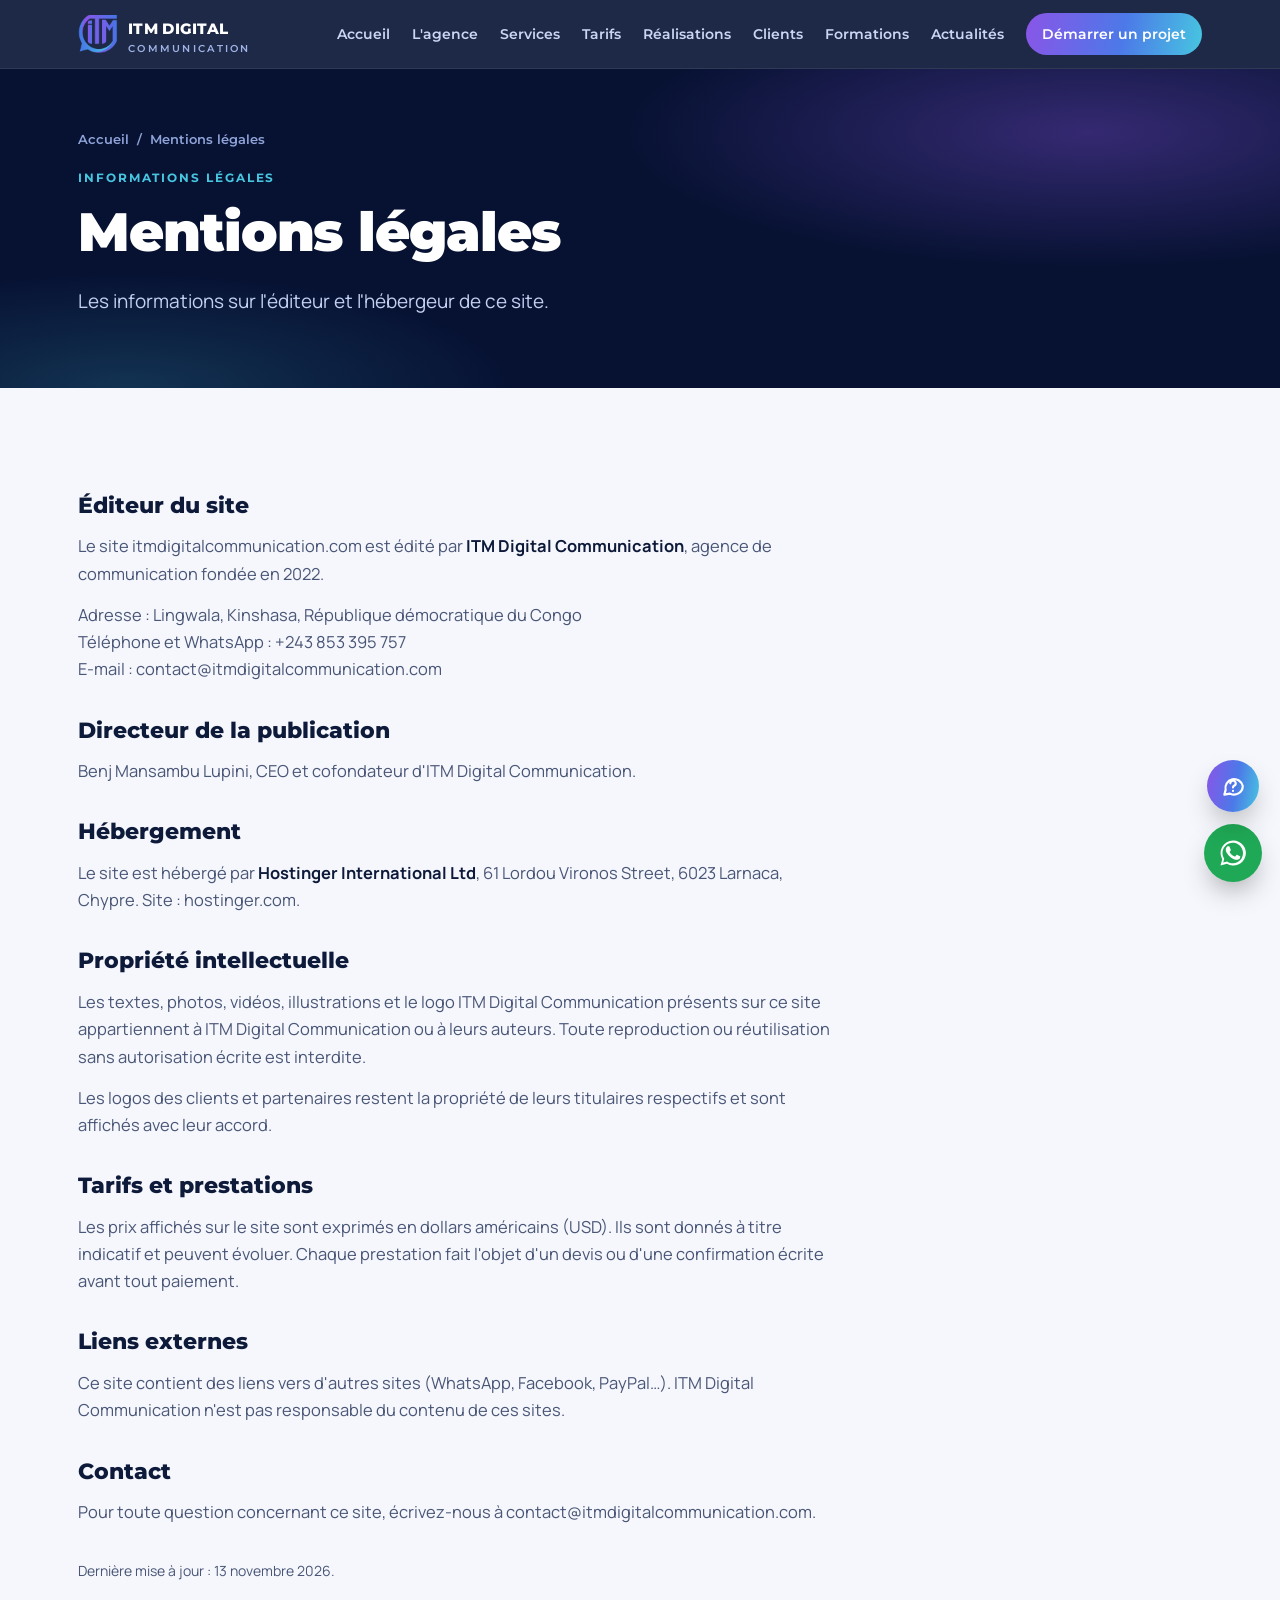
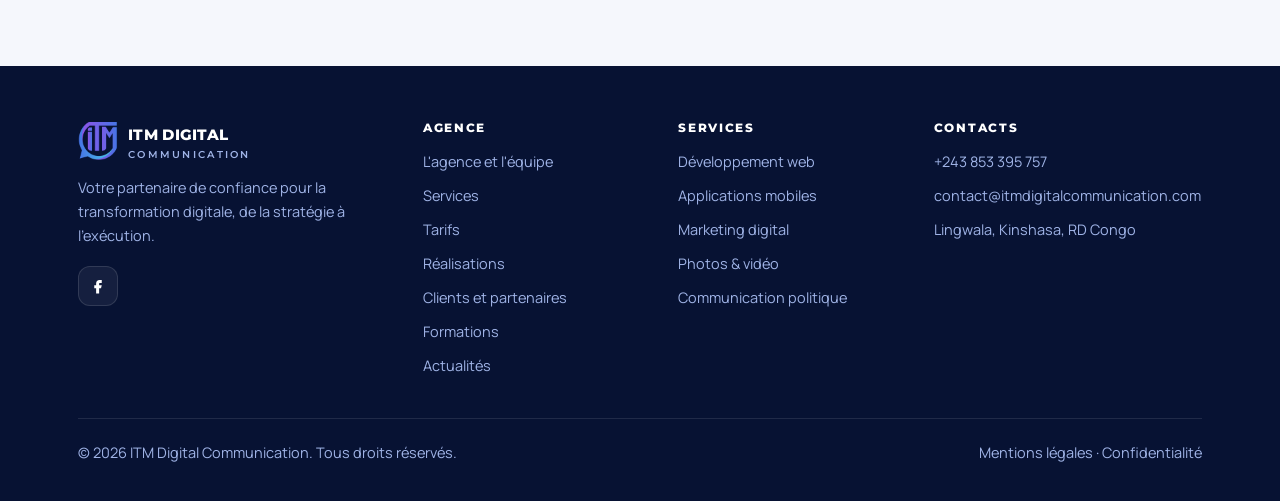
<file: mentions-legales/index.html>
<!doctype html>
<html lang="fr">
<head>
<meta charset="utf-8">
<meta name="viewport" content="width=device-width, initial-scale=1, viewport-fit=cover">
<title>Mentions légales | ITM Digital Communication</title>
<meta name="description" content="Mentions légales du site itmdigitalcommunication.com : éditeur, directeur de la publication, hébergeur et propriété intellectuelle.">
<link rel="canonical" href="https://itmdigitalcommunication.com/mentions-legales/">
<meta name="theme-color" content="#071233">
<link rel="icon" type="image/png" href="../assets/favicon.png">
<link rel="manifest" href="/manifest.webmanifest">
<link rel="apple-touch-icon" href="/assets/app/apple-touch-icon.png">
<meta name="mobile-web-app-capable" content="yes">
<meta name="apple-mobile-web-app-capable" content="yes">
<meta name="apple-mobile-web-app-title" content="ITM Digital">
<meta name="apple-mobile-web-app-status-bar-style" content="black-translucent">
<meta property="og:type" content="website">
<meta property="og:site_name" content="ITM Digital Communication">
<meta property="og:title" content="Mentions légales | ITM Digital Communication">
<meta property="og:description" content="Mentions légales du site itmdigitalcommunication.com : éditeur, directeur de la publication, hébergeur et propriété intellectuelle.">
<meta property="og:url" content="https://itmdigitalcommunication.com/mentions-legales/">
<meta property="og:image" content="https://itmdigitalcommunication.com/assets/itm-logo.png">
<meta property="og:locale" content="fr_CD">
<link rel="preconnect" href="https://fonts.googleapis.com">
<link rel="preconnect" href="https://fonts.gstatic.com" crossorigin>
<link rel="stylesheet" href="https://fonts.googleapis.com/css2?family=Montserrat:wght@500;700;800;900&family=Manrope:wght@400;500;600;700&display=swap">
<link rel="stylesheet" href="../assets/style.css?v=bdfbe7b0">
<script type="application/ld+json">{"@context": "https://schema.org", "@type": "ProfessionalService", "name": "ITM Digital Communication", "url": "https://itmdigitalcommunication.com/", "logo": "https://itmdigitalcommunication.com/assets/itm-logo.png", "image": "https://itmdigitalcommunication.com/assets/itm-logo.png", "email": "contact@itmdigitalcommunication.com", "telephone": "+243853395757", "priceRange": "$$", "address": {"@type": "PostalAddress", "addressLocality": "Lingwala, Kinshasa", "addressCountry": "CD"}, "areaServed": "République démocratique du Congo", "sameAs": ["https://www.facebook.com/benjmansambu1"], "foundingDate": "2022", "founder": [{"@type": "Person", "name": "Benj Mansambu Lupini", "jobTitle": "CEO"}, {"@type": "Person", "name": "Trésor Mbokila", "jobTitle": "COO"}], "description": "Agence 360° : marketing digital, sites web, applications mobiles, photo et vidéo, communication politique et de marque."}</script>
</head>
<body>
<header class="top"><div class="wrap">
  <a class="brand" href="../" aria-label="ITM Digital Communication, accueil"><img src="../assets/itm-icon.png" alt="" width="40" height="40"><span><b>ITM DIGITAL</b><small>COMMUNICATION</small></span></a>
  <button class="burger" id="burger" aria-label="Ouvrir le menu" aria-expanded="false" aria-controls="nav"><svg viewBox="0 0 24 24" fill="none" stroke="currentColor" stroke-width="2" stroke-linecap="round"><path d="M4 7h16M4 12h16M4 17h16"/></svg></button>
  <nav class="nav" id="nav" aria-label="Navigation principale"><a href="../">Accueil</a><a href="../a-propos/">L'agence</a><a href="../services-presence-en-ligne/">Services</a><a href="../tarification-services/">Tarifs</a><a href="../portfolio-galerie/">Réalisations</a><a href="../clients-et-partenaires-agence-de-communication/">Clients</a><a href="../formations/">Formations</a><a href="https://actualites.itmdigitalcommunication.com/">Actualités</a><a class="btn btn-grad btn-sm" href="../contact/">Démarrer un projet</a></nav>
</div></header>
<main>
<section class="page-head"><div class="wrap">
  <nav class="crumbs" aria-label="Fil d'Ariane"><a href="../">Accueil</a><span>/</span><span>Mentions légales</span></nav>
  <p class="eyebrow" style="margin-top:22px">Informations légales</p>
  <h1>Mentions légales</h1>
  <p class="lead">Les informations sur l'éditeur et l'hébergeur de ce site.</p>
  
</div></section>
<section class="sec"><div class="wrap"><article class="legal"><h2>Éditeur du site</h2><p>Le site itmdigitalcommunication.com est édité par <b>ITM Digital Communication</b>, agence de communication fondée en 2022.</p><p>Adresse : Lingwala, Kinshasa, République démocratique du Congo<br>Téléphone et WhatsApp : +243 853 395 757<br>E-mail : contact@itmdigitalcommunication.com</p><h2>Directeur de la publication</h2><p>Benj Mansambu Lupini, CEO et cofondateur d'ITM Digital Communication.</p><h2>Hébergement</h2><p>Le site est hébergé par <b>Hostinger International Ltd</b>, 61 Lordou Vironos Street, 6023 Larnaca, Chypre. Site : hostinger.com.</p><h2>Propriété intellectuelle</h2><p>Les textes, photos, vidéos, illustrations et le logo ITM Digital Communication présents sur ce site appartiennent à ITM Digital Communication ou à leurs auteurs. Toute reproduction ou réutilisation sans autorisation écrite est interdite.</p><p>Les logos des clients et partenaires restent la propriété de leurs titulaires respectifs et sont affichés avec leur accord.</p><h2>Tarifs et prestations</h2><p>Les prix affichés sur le site sont exprimés en dollars américains (USD). Ils sont donnés à titre indicatif et peuvent évoluer. Chaque prestation fait l'objet d'un devis ou d'une confirmation écrite avant tout paiement.</p><h2>Liens externes</h2><p>Ce site contient des liens vers d'autres sites (WhatsApp, Facebook, PayPal…). ITM Digital Communication n'est pas responsable du contenu de ces sites.</p><h2>Contact</h2><p>Pour toute question concernant ce site, écrivez-nous à contact@itmdigitalcommunication.com.</p>
<p class="legal-date">Dernière mise à jour : 13 novembre 2026.</p></article></div></section>

</main>
<footer><div class="wrap">
  <div class="fgrid">
    <div class="fbrand">
      <a class="brand" href="../"><img src="../assets/itm-icon.png" alt="" width="40" height="40"><span><b>ITM DIGITAL</b><small>COMMUNICATION</small></span></a>
      <p>Votre partenaire de confiance pour la transformation digitale, de la stratégie à l'exécution.</p>
      <div class="social">
        <a href="https://www.facebook.com/benjmansambu1" aria-label="Facebook" target="_blank" rel="noopener"><svg viewBox="0 0 24 24" fill="currentColor"><path d="M14 8h3V4h-3c-2.8 0-4.5 1.8-4.5 4.6V11H7v4h2.5v7h4v-7H16l1-4h-3.5V8.8c0-.5.3-.8.5-.8z"/></svg></a>
      </div>
    </div>
    <div><h4>Agence</h4><ul>
      <li><a href="../a-propos/">L'agence et l'équipe</a></li><li><a href="../services-presence-en-ligne/">Services</a></li><li><a href="../tarification-services/">Tarifs</a></li>
      <li><a href="../portfolio-galerie/">Réalisations</a></li><li><a href="../clients-et-partenaires-agence-de-communication/">Clients et partenaires</a></li>
      <li><a href="../formations/">Formations</a></li><li><a href="https://actualites.itmdigitalcommunication.com/">Actualités</a></li></ul></div>
    <div><h4>Services</h4><ul>
      <li><a href="../services-presence-en-ligne/#web">Développement web</a></li><li><a href="../services-presence-en-ligne/#web">Applications mobiles</a></li>
      <li><a href="../services-presence-en-ligne/#marketing">Marketing digital</a></li><li><a href="../services-presence-en-ligne/#audiovisuel">Photos &amp; vidéo</a></li>
      <li><a href="../services-presence-en-ligne/#branding">Communication politique</a></li></ul></div>
    <div><h4>Contacts</h4><ul>
      <li><a data-wa="Bonjour ITM Digital !" href="https://wa.me/243853395757">+243 853 395 757</a></li>
      <li><a href="mailto:contact@itmdigitalcommunication.com">contact@itmdigitalcommunication.com</a></li>
      <li>Lingwala, Kinshasa, RD Congo</li></ul></div>
  </div>
  <div class="fbottom"><span>© <span class="yr">2026</span> ITM Digital Communication. Tous droits réservés.</span><span><a href="../mentions-legales/">Mentions légales</a> · <a href="../politique-de-confidentialite/">Confidentialité</a></span></div>
</div></footer>
<a class="fab" data-wa="Bonjour ITM Digital !" href="https://wa.me/243853395757" aria-label="Nous écrire sur WhatsApp"><svg viewBox="0 0 24 24" fill="currentColor" aria-hidden="true"><path d="M17.5 14.4c-.3-.1-1.7-.8-2-.9-.3-.1-.5-.1-.7.1-.2.3-.8.9-.9 1.1-.2.2-.3.2-.6.1-.3-.1-1.2-.5-2.3-1.4-.9-.8-1.4-1.7-1.6-2-.2-.3 0-.5.1-.6l.4-.5c.1-.2.2-.3.3-.5.1-.2 0-.4 0-.5l-.9-2.2c-.2-.6-.5-.5-.7-.5h-.6c-.2 0-.5.1-.8.4-.3.3-1 1-1 2.4s1 2.8 1.2 3c.1.2 2 3.1 4.9 4.3.7.3 1.2.5 1.6.6.7.2 1.3.2 1.8.1.6-.1 1.7-.7 1.9-1.4.2-.7.2-1.2.2-1.4-.1-.1-.3-.2-.6-.3zM12 2a10 10 0 0 0-8.6 15l-1.4 5 5.2-1.4A10 10 0 1 0 12 2zm0 18.2c-1.6 0-3.1-.4-4.4-1.2l-.3-.2-3.1.8.8-3-.2-.3A8.2 8.2 0 1 1 12 20.2z"/></svg></a>
<script src="../assets/site.js?v=ce944053" data-kb="cb762790"></script>
</body>
</html>
</file>
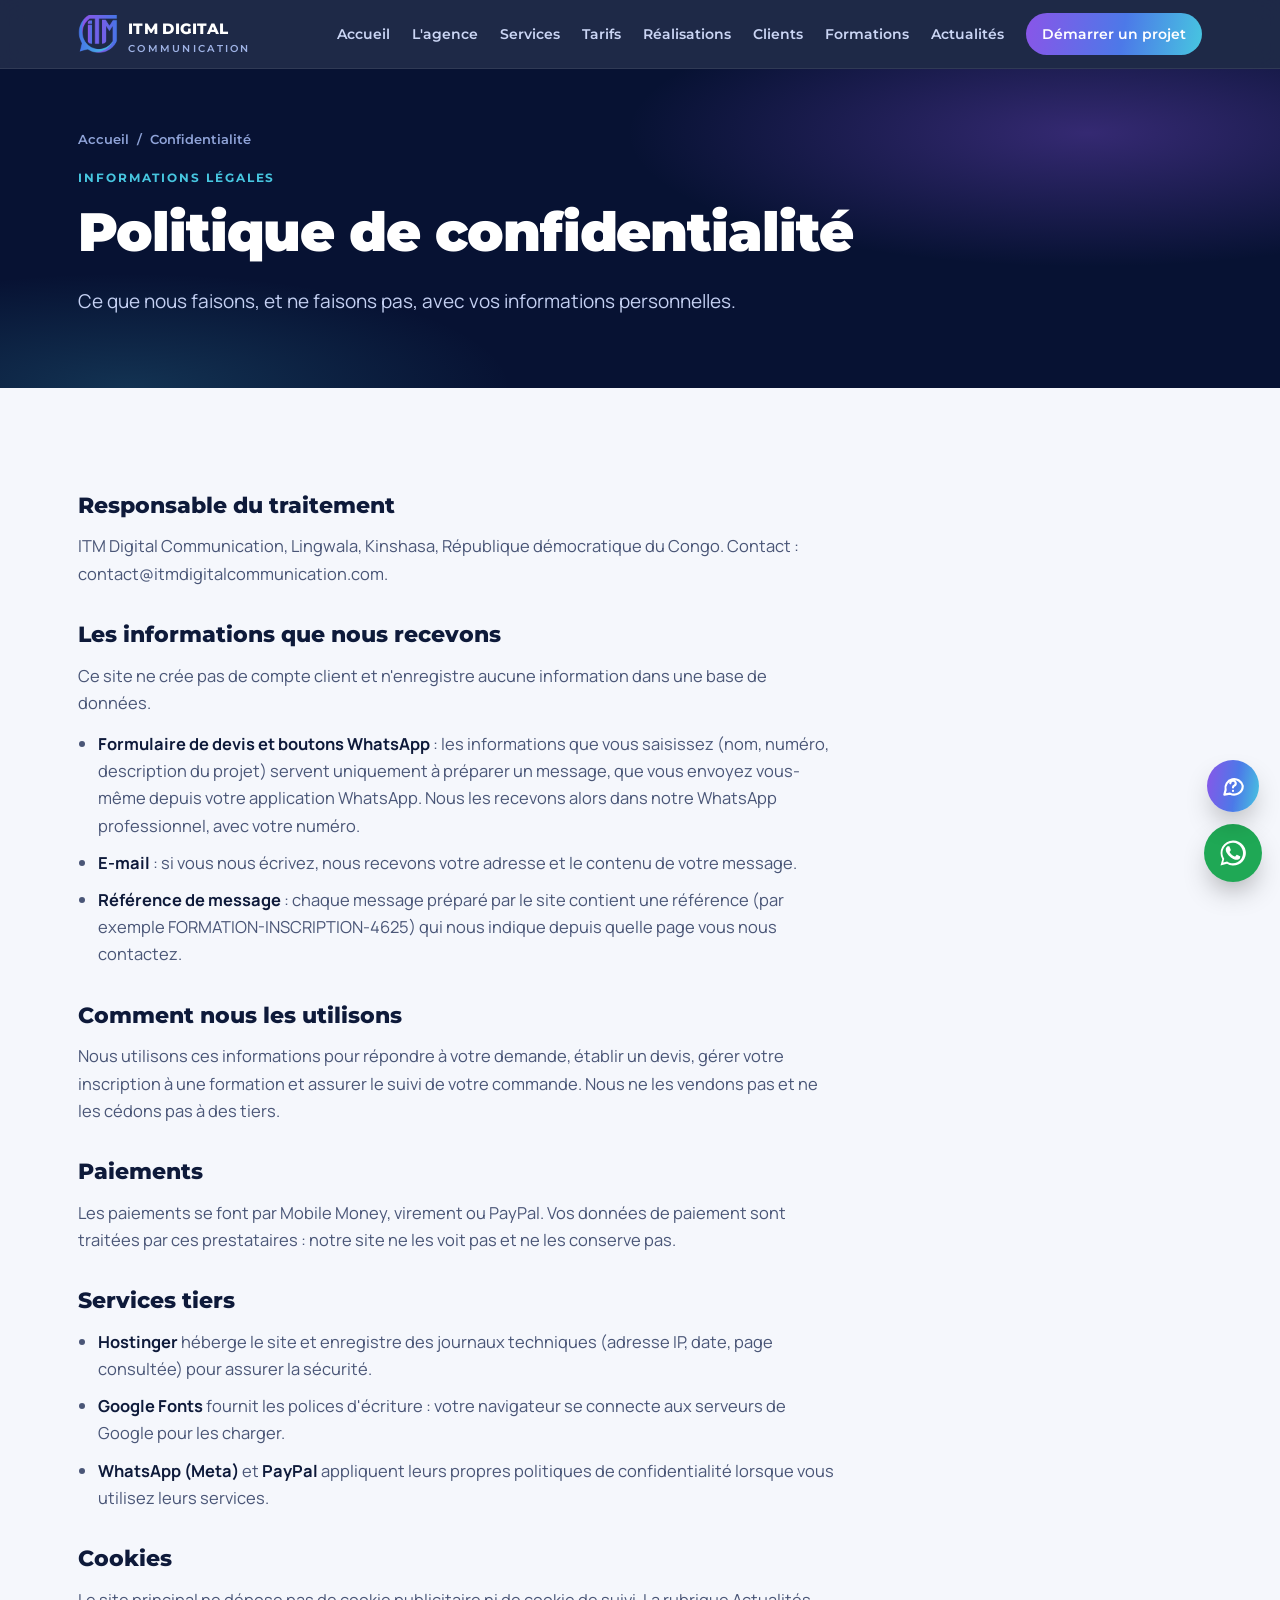
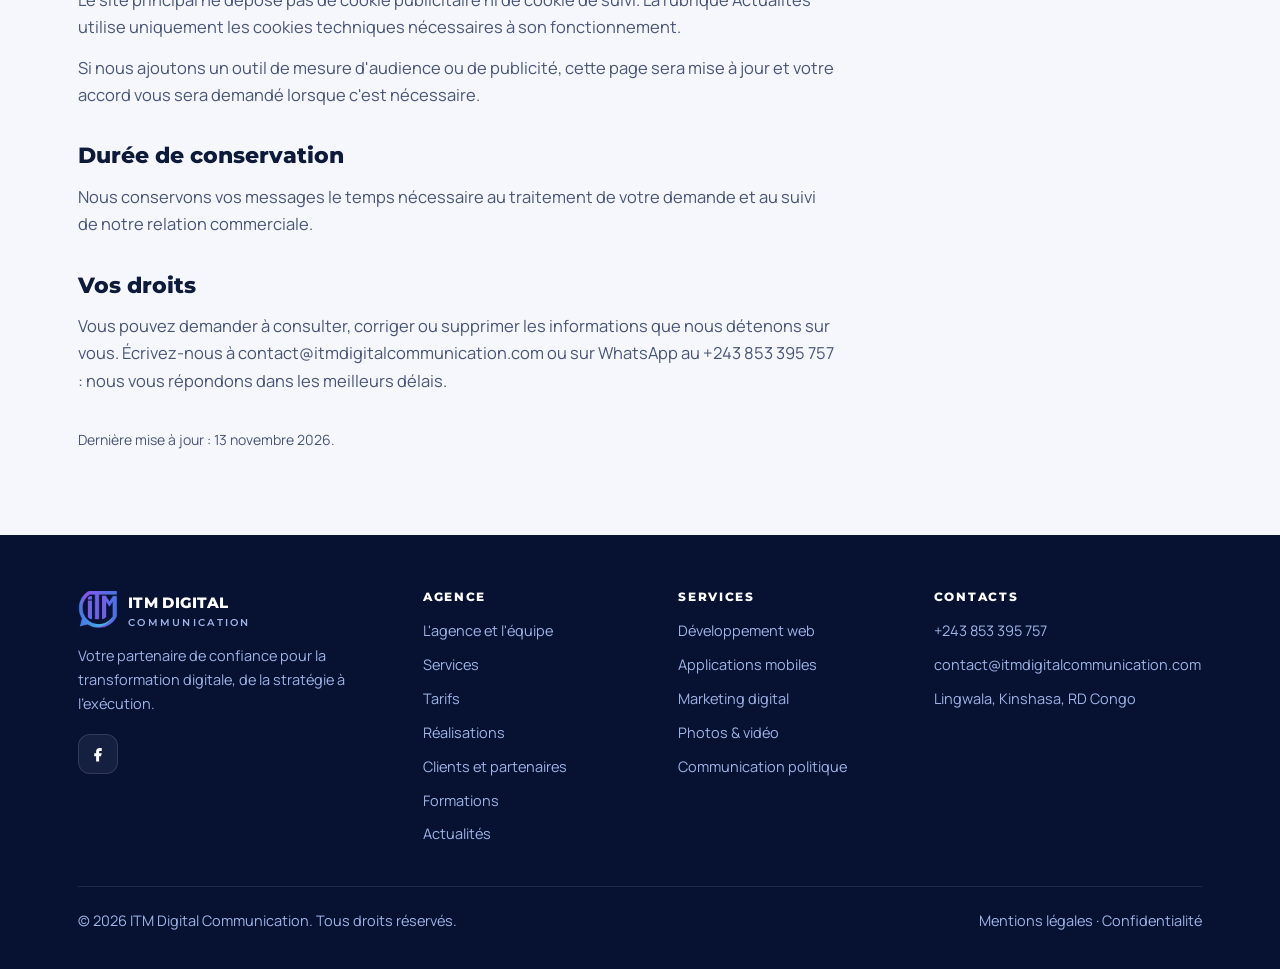
<file: politique-de-confidentialite/index.html>
<!doctype html>
<html lang="fr">
<head>
<meta charset="utf-8">
<meta name="viewport" content="width=device-width, initial-scale=1, viewport-fit=cover">
<title>Politique de confidentialité | ITM Digital Communication</title>
<meta name="description" content="Comment ITM Digital Communication traite vos données personnelles : informations collectées, utilisation, services tiers et vos droits.">
<link rel="canonical" href="https://itmdigitalcommunication.com/politique-de-confidentialite/">
<meta name="theme-color" content="#071233">
<link rel="icon" type="image/png" href="../assets/favicon.png">
<link rel="manifest" href="/manifest.webmanifest">
<link rel="apple-touch-icon" href="/assets/app/apple-touch-icon.png">
<meta name="mobile-web-app-capable" content="yes">
<meta name="apple-mobile-web-app-capable" content="yes">
<meta name="apple-mobile-web-app-title" content="ITM Digital">
<meta name="apple-mobile-web-app-status-bar-style" content="black-translucent">
<meta property="og:type" content="website">
<meta property="og:site_name" content="ITM Digital Communication">
<meta property="og:title" content="Politique de confidentialité | ITM Digital Communication">
<meta property="og:description" content="Comment ITM Digital Communication traite vos données personnelles : informations collectées, utilisation, services tiers et vos droits.">
<meta property="og:url" content="https://itmdigitalcommunication.com/politique-de-confidentialite/">
<meta property="og:image" content="https://itmdigitalcommunication.com/assets/itm-logo.png">
<meta property="og:locale" content="fr_CD">
<link rel="preconnect" href="https://fonts.googleapis.com">
<link rel="preconnect" href="https://fonts.gstatic.com" crossorigin>
<link rel="stylesheet" href="https://fonts.googleapis.com/css2?family=Montserrat:wght@500;700;800;900&family=Manrope:wght@400;500;600;700&display=swap">
<link rel="stylesheet" href="../assets/style.css?v=bdfbe7b0">
<script type="application/ld+json">{"@context": "https://schema.org", "@type": "ProfessionalService", "name": "ITM Digital Communication", "url": "https://itmdigitalcommunication.com/", "logo": "https://itmdigitalcommunication.com/assets/itm-logo.png", "image": "https://itmdigitalcommunication.com/assets/itm-logo.png", "email": "contact@itmdigitalcommunication.com", "telephone": "+243853395757", "priceRange": "$$", "address": {"@type": "PostalAddress", "addressLocality": "Lingwala, Kinshasa", "addressCountry": "CD"}, "areaServed": "République démocratique du Congo", "sameAs": ["https://www.facebook.com/benjmansambu1"], "foundingDate": "2022", "founder": [{"@type": "Person", "name": "Benj Mansambu Lupini", "jobTitle": "CEO"}, {"@type": "Person", "name": "Trésor Mbokila", "jobTitle": "COO"}], "description": "Agence 360° : marketing digital, sites web, applications mobiles, photo et vidéo, communication politique et de marque."}</script>
</head>
<body>
<header class="top"><div class="wrap">
  <a class="brand" href="../" aria-label="ITM Digital Communication, accueil"><img src="../assets/itm-icon.png" alt="" width="40" height="40"><span><b>ITM DIGITAL</b><small>COMMUNICATION</small></span></a>
  <button class="burger" id="burger" aria-label="Ouvrir le menu" aria-expanded="false" aria-controls="nav"><svg viewBox="0 0 24 24" fill="none" stroke="currentColor" stroke-width="2" stroke-linecap="round"><path d="M4 7h16M4 12h16M4 17h16"/></svg></button>
  <nav class="nav" id="nav" aria-label="Navigation principale"><a href="../">Accueil</a><a href="../a-propos/">L'agence</a><a href="../services-presence-en-ligne/">Services</a><a href="../tarification-services/">Tarifs</a><a href="../portfolio-galerie/">Réalisations</a><a href="../clients-et-partenaires-agence-de-communication/">Clients</a><a href="../formations/">Formations</a><a href="https://actualites.itmdigitalcommunication.com/">Actualités</a><a class="btn btn-grad btn-sm" href="../contact/">Démarrer un projet</a></nav>
</div></header>
<main>
<section class="page-head"><div class="wrap">
  <nav class="crumbs" aria-label="Fil d'Ariane"><a href="../">Accueil</a><span>/</span><span>Confidentialité</span></nav>
  <p class="eyebrow" style="margin-top:22px">Informations légales</p>
  <h1>Politique de confidentialité</h1>
  <p class="lead">Ce que nous faisons, et ne faisons pas, avec vos informations personnelles.</p>
  
</div></section>
<section class="sec"><div class="wrap"><article class="legal"><h2>Responsable du traitement</h2><p>ITM Digital Communication, Lingwala, Kinshasa, République démocratique du Congo. Contact : contact@itmdigitalcommunication.com.</p><h2>Les informations que nous recevons</h2><p>Ce site ne crée pas de compte client et n'enregistre aucune information dans une base de données.</p><ul><li><b>Formulaire de devis et boutons WhatsApp</b> : les informations que vous saisissez (nom, numéro, description du projet) servent uniquement à préparer un message, que vous envoyez vous-même depuis votre application WhatsApp. Nous les recevons alors dans notre WhatsApp professionnel, avec votre numéro.</li><li><b>E-mail</b> : si vous nous écrivez, nous recevons votre adresse et le contenu de votre message.</li><li><b>Référence de message</b> : chaque message préparé par le site contient une référence (par exemple FORMATION-INSCRIPTION-4625) qui nous indique depuis quelle page vous nous contactez.</li></ul><h2>Comment nous les utilisons</h2><p>Nous utilisons ces informations pour répondre à votre demande, établir un devis, gérer votre inscription à une formation et assurer le suivi de votre commande. Nous ne les vendons pas et ne les cédons pas à des tiers.</p><h2>Paiements</h2><p>Les paiements se font par Mobile Money, virement ou PayPal. Vos données de paiement sont traitées par ces prestataires : notre site ne les voit pas et ne les conserve pas.</p><h2>Services tiers</h2><ul><li><b>Hostinger</b> héberge le site et enregistre des journaux techniques (adresse IP, date, page consultée) pour assurer la sécurité.</li><li><b>Google Fonts</b> fournit les polices d'écriture : votre navigateur se connecte aux serveurs de Google pour les charger.</li><li><b>WhatsApp (Meta)</b> et <b>PayPal</b> appliquent leurs propres politiques de confidentialité lorsque vous utilisez leurs services.</li></ul><h2>Cookies</h2><p>Le site principal ne dépose pas de cookie publicitaire ni de cookie de suivi. La rubrique Actualités utilise uniquement les cookies techniques nécessaires à son fonctionnement.</p><p>Si nous ajoutons un outil de mesure d'audience ou de publicité, cette page sera mise à jour et votre accord vous sera demandé lorsque c'est nécessaire.</p><h2>Durée de conservation</h2><p>Nous conservons vos messages le temps nécessaire au traitement de votre demande et au suivi de notre relation commerciale.</p><h2>Vos droits</h2><p>Vous pouvez demander à consulter, corriger ou supprimer les informations que nous détenons sur vous. Écrivez-nous à contact@itmdigitalcommunication.com ou sur WhatsApp au +243 853 395 757 : nous vous répondons dans les meilleurs délais.</p>
<p class="legal-date">Dernière mise à jour : 13 novembre 2026.</p></article></div></section>

</main>
<footer><div class="wrap">
  <div class="fgrid">
    <div class="fbrand">
      <a class="brand" href="../"><img src="../assets/itm-icon.png" alt="" width="40" height="40"><span><b>ITM DIGITAL</b><small>COMMUNICATION</small></span></a>
      <p>Votre partenaire de confiance pour la transformation digitale, de la stratégie à l'exécution.</p>
      <div class="social">
        <a href="https://www.facebook.com/benjmansambu1" aria-label="Facebook" target="_blank" rel="noopener"><svg viewBox="0 0 24 24" fill="currentColor"><path d="M14 8h3V4h-3c-2.8 0-4.5 1.8-4.5 4.6V11H7v4h2.5v7h4v-7H16l1-4h-3.5V8.8c0-.5.3-.8.5-.8z"/></svg></a>
      </div>
    </div>
    <div><h4>Agence</h4><ul>
      <li><a href="../a-propos/">L'agence et l'équipe</a></li><li><a href="../services-presence-en-ligne/">Services</a></li><li><a href="../tarification-services/">Tarifs</a></li>
      <li><a href="../portfolio-galerie/">Réalisations</a></li><li><a href="../clients-et-partenaires-agence-de-communication/">Clients et partenaires</a></li>
      <li><a href="../formations/">Formations</a></li><li><a href="https://actualites.itmdigitalcommunication.com/">Actualités</a></li></ul></div>
    <div><h4>Services</h4><ul>
      <li><a href="../services-presence-en-ligne/#web">Développement web</a></li><li><a href="../services-presence-en-ligne/#web">Applications mobiles</a></li>
      <li><a href="../services-presence-en-ligne/#marketing">Marketing digital</a></li><li><a href="../services-presence-en-ligne/#audiovisuel">Photos &amp; vidéo</a></li>
      <li><a href="../services-presence-en-ligne/#branding">Communication politique</a></li></ul></div>
    <div><h4>Contacts</h4><ul>
      <li><a data-wa="Bonjour ITM Digital !" href="https://wa.me/243853395757">+243 853 395 757</a></li>
      <li><a href="mailto:contact@itmdigitalcommunication.com">contact@itmdigitalcommunication.com</a></li>
      <li>Lingwala, Kinshasa, RD Congo</li></ul></div>
  </div>
  <div class="fbottom"><span>© <span class="yr">2026</span> ITM Digital Communication. Tous droits réservés.</span><span><a href="../mentions-legales/">Mentions légales</a> · <a href="../politique-de-confidentialite/">Confidentialité</a></span></div>
</div></footer>
<a class="fab" data-wa="Bonjour ITM Digital !" href="https://wa.me/243853395757" aria-label="Nous écrire sur WhatsApp"><svg viewBox="0 0 24 24" fill="currentColor" aria-hidden="true"><path d="M17.5 14.4c-.3-.1-1.7-.8-2-.9-.3-.1-.5-.1-.7.1-.2.3-.8.9-.9 1.1-.2.2-.3.2-.6.1-.3-.1-1.2-.5-2.3-1.4-.9-.8-1.4-1.7-1.6-2-.2-.3 0-.5.1-.6l.4-.5c.1-.2.2-.3.3-.5.1-.2 0-.4 0-.5l-.9-2.2c-.2-.6-.5-.5-.7-.5h-.6c-.2 0-.5.1-.8.4-.3.3-1 1-1 2.4s1 2.8 1.2 3c.1.2 2 3.1 4.9 4.3.7.3 1.2.5 1.6.6.7.2 1.3.2 1.8.1.6-.1 1.7-.7 1.9-1.4.2-.7.2-1.2.2-1.4-.1-.1-.3-.2-.6-.3zM12 2a10 10 0 0 0-8.6 15l-1.4 5 5.2-1.4A10 10 0 1 0 12 2zm0 18.2c-1.6 0-3.1-.4-4.4-1.2l-.3-.2-3.1.8.8-3-.2-.3A8.2 8.2 0 1 1 12 20.2z"/></svg></a>
<script src="../assets/site.js?v=ce944053" data-kb="cb762790"></script>
</body>
</html>
</file>
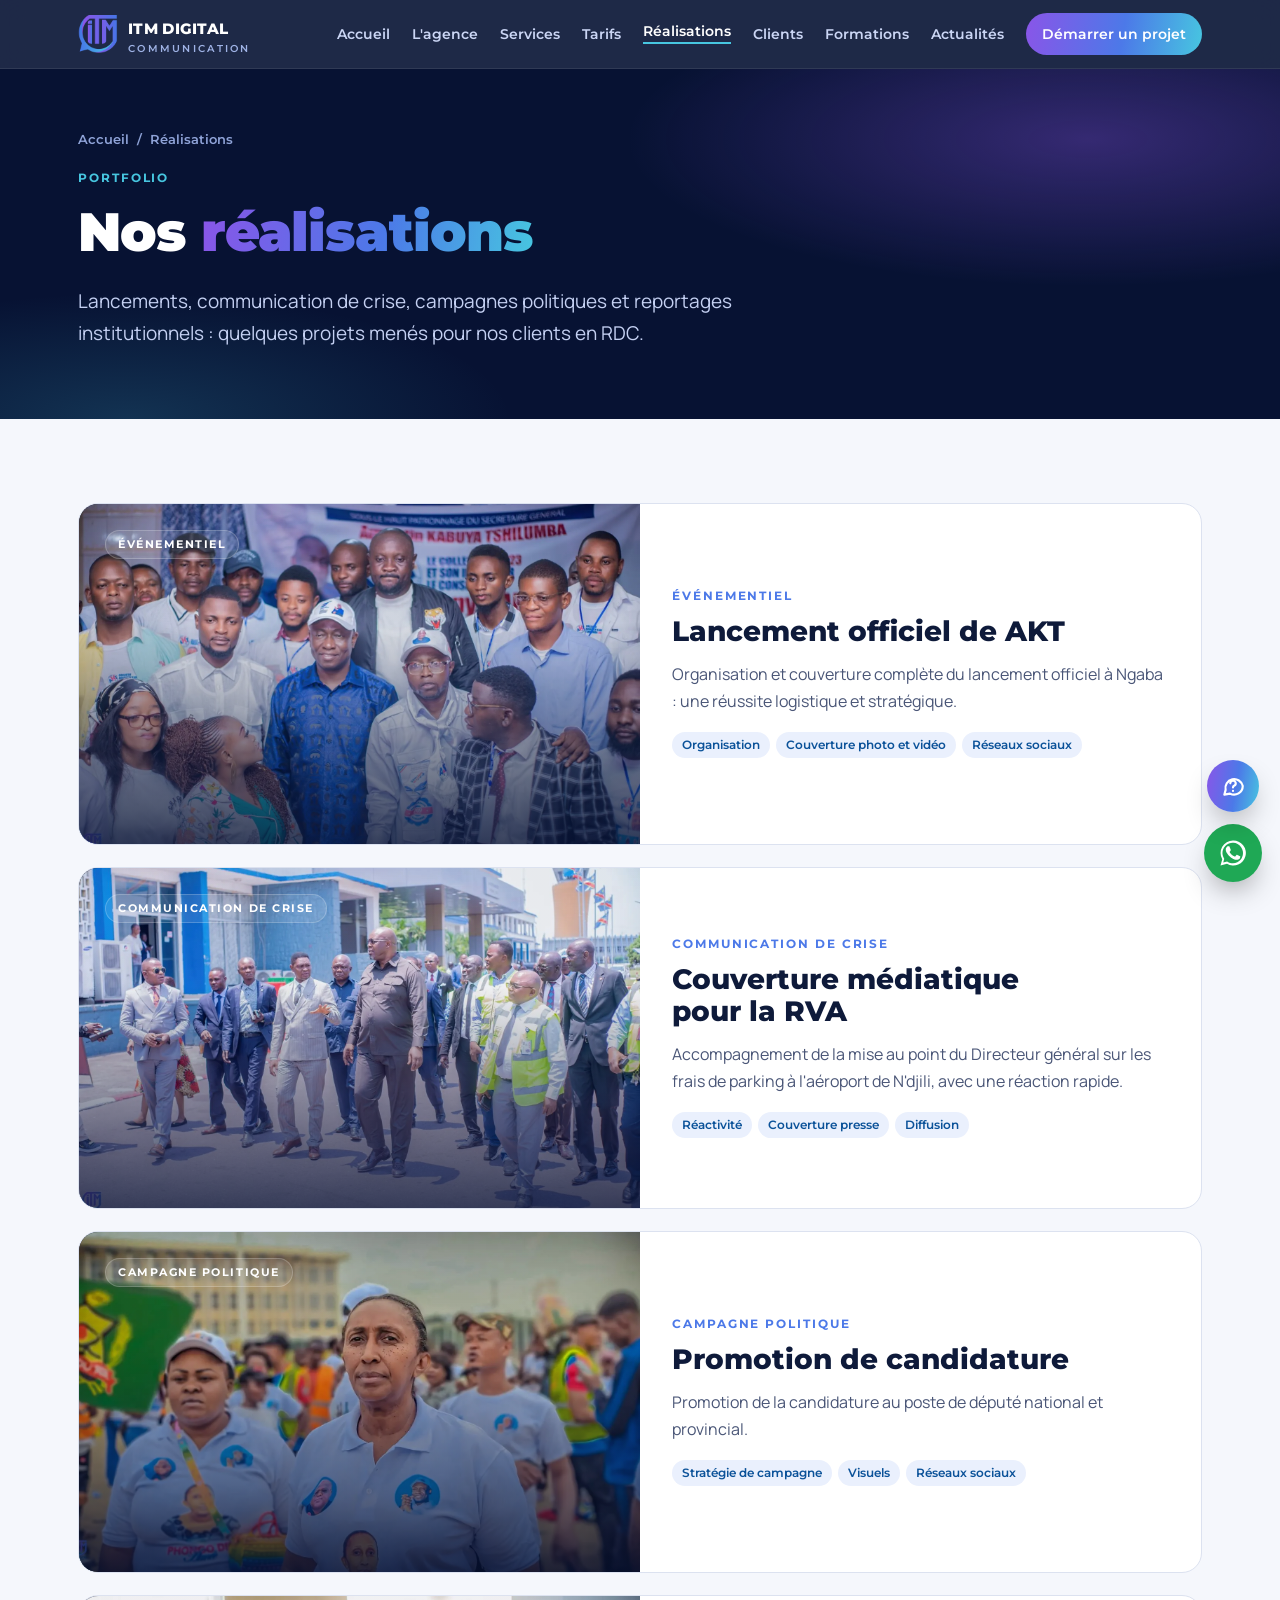
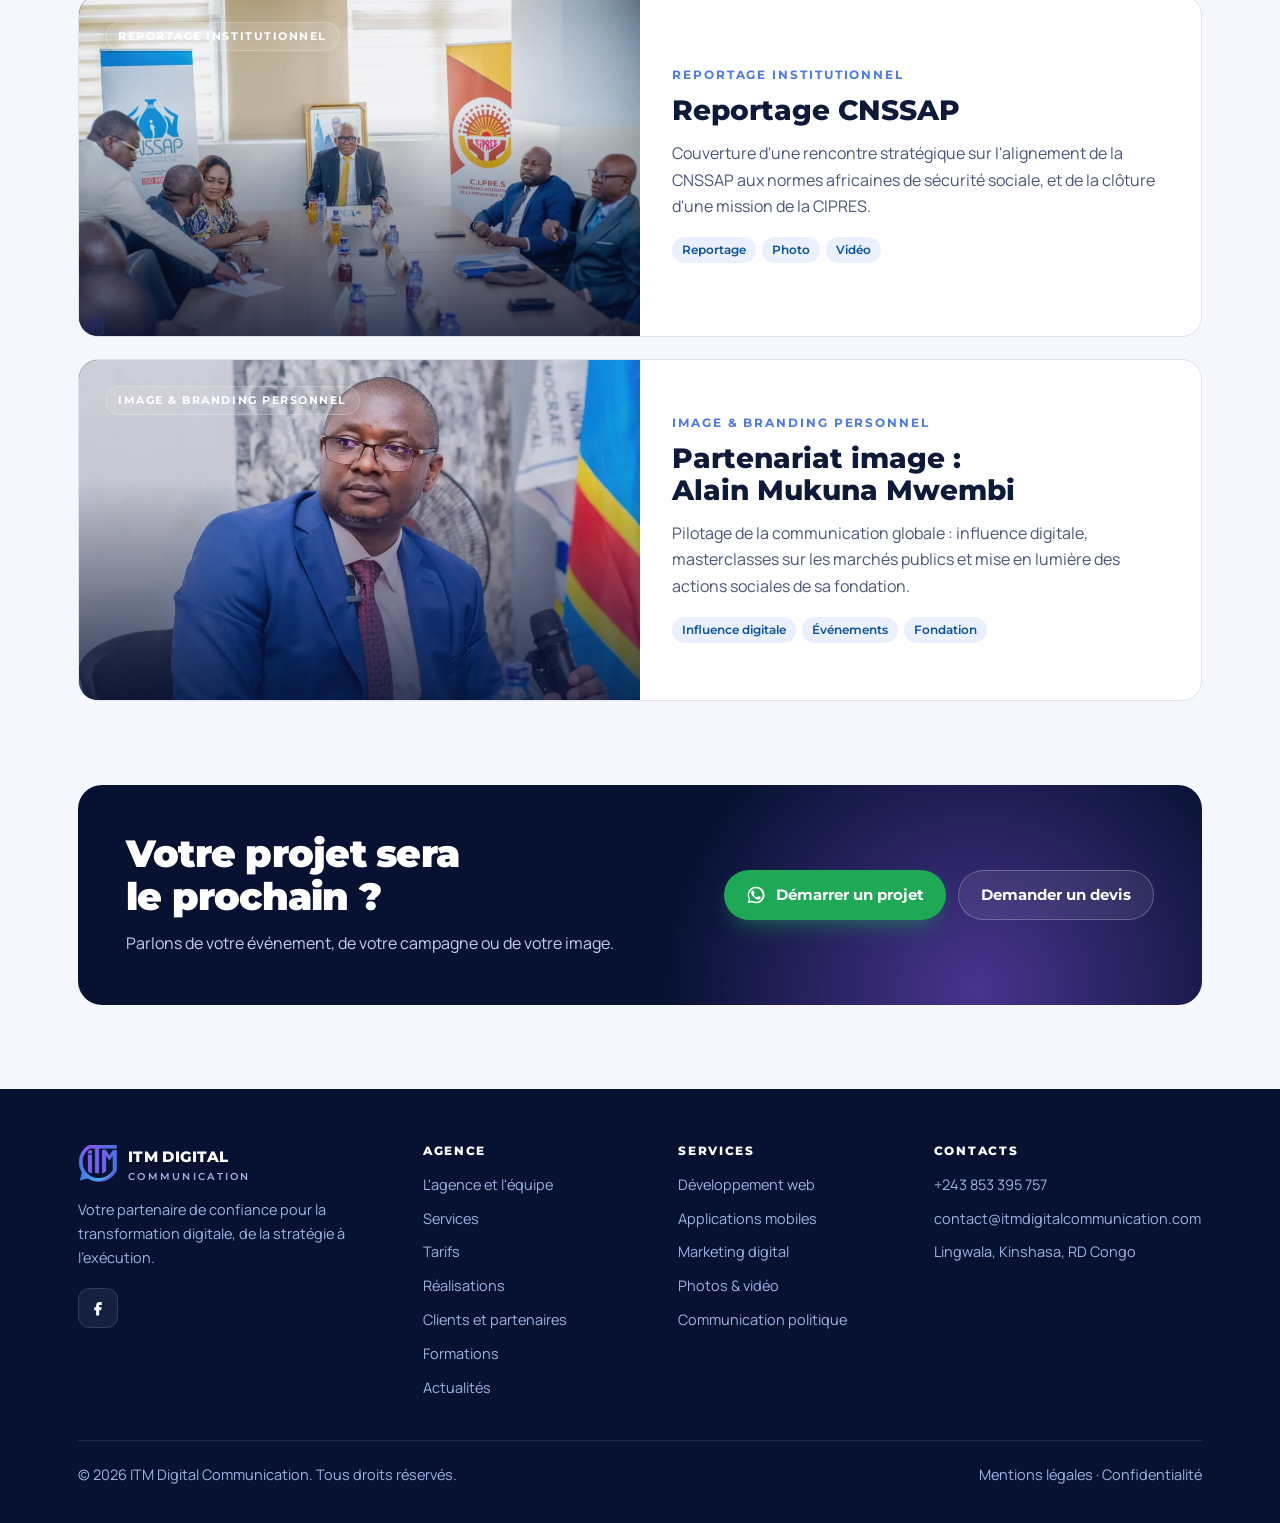
<file: portfolio-galerie/index.html>
<!doctype html>
<html lang="fr">
<head>
<meta charset="utf-8">
<meta name="viewport" content="width=device-width, initial-scale=1, viewport-fit=cover">
<title>Réalisations et portfolio | ITM Digital Communication</title>
<meta name="description" content="Lancements, couvertures médiatiques, campagnes politiques et reportages institutionnels réalisés par ITM Digital Communication en RDC.">
<link rel="canonical" href="https://itmdigitalcommunication.com/portfolio-galerie/">
<meta name="theme-color" content="#071233">
<link rel="icon" type="image/png" href="../assets/favicon.png">
<link rel="manifest" href="/manifest.webmanifest">
<link rel="apple-touch-icon" href="/assets/app/apple-touch-icon.png">
<meta name="mobile-web-app-capable" content="yes">
<meta name="apple-mobile-web-app-capable" content="yes">
<meta name="apple-mobile-web-app-title" content="ITM Digital">
<meta name="apple-mobile-web-app-status-bar-style" content="black-translucent">
<meta property="og:type" content="website">
<meta property="og:site_name" content="ITM Digital Communication">
<meta property="og:title" content="Réalisations et portfolio | ITM Digital Communication">
<meta property="og:description" content="Lancements, couvertures médiatiques, campagnes politiques et reportages institutionnels réalisés par ITM Digital Communication en RDC.">
<meta property="og:url" content="https://itmdigitalcommunication.com/portfolio-galerie/">
<meta property="og:image" content="https://itmdigitalcommunication.com/assets/itm-logo.png">
<meta property="og:locale" content="fr_CD">
<link rel="preconnect" href="https://fonts.googleapis.com">
<link rel="preconnect" href="https://fonts.gstatic.com" crossorigin>
<link rel="stylesheet" href="https://fonts.googleapis.com/css2?family=Montserrat:wght@500;700;800;900&family=Manrope:wght@400;500;600;700&display=swap">
<link rel="stylesheet" href="../assets/style.css?v=bdfbe7b0">
<script type="application/ld+json">{"@context": "https://schema.org", "@type": "ProfessionalService", "name": "ITM Digital Communication", "url": "https://itmdigitalcommunication.com/", "logo": "https://itmdigitalcommunication.com/assets/itm-logo.png", "image": "https://itmdigitalcommunication.com/assets/itm-logo.png", "email": "contact@itmdigitalcommunication.com", "telephone": "+243853395757", "priceRange": "$$", "address": {"@type": "PostalAddress", "addressLocality": "Lingwala, Kinshasa", "addressCountry": "CD"}, "areaServed": "République démocratique du Congo", "sameAs": ["https://www.facebook.com/benjmansambu1"], "foundingDate": "2022", "founder": [{"@type": "Person", "name": "Benj Mansambu Lupini", "jobTitle": "CEO"}, {"@type": "Person", "name": "Trésor Mbokila", "jobTitle": "COO"}], "description": "Agence 360° : marketing digital, sites web, applications mobiles, photo et vidéo, communication politique et de marque."}</script>
</head>
<body>
<header class="top"><div class="wrap">
  <a class="brand" href="../" aria-label="ITM Digital Communication, accueil"><img src="../assets/itm-icon.png" alt="" width="40" height="40"><span><b>ITM DIGITAL</b><small>COMMUNICATION</small></span></a>
  <button class="burger" id="burger" aria-label="Ouvrir le menu" aria-expanded="false" aria-controls="nav"><svg viewBox="0 0 24 24" fill="none" stroke="currentColor" stroke-width="2" stroke-linecap="round"><path d="M4 7h16M4 12h16M4 17h16"/></svg></button>
  <nav class="nav" id="nav" aria-label="Navigation principale"><a href="../">Accueil</a><a href="../a-propos/">L'agence</a><a href="../services-presence-en-ligne/">Services</a><a href="../tarification-services/">Tarifs</a><a href="../portfolio-galerie/" aria-current="page">Réalisations</a><a href="../clients-et-partenaires-agence-de-communication/">Clients</a><a href="../formations/">Formations</a><a href="https://actualites.itmdigitalcommunication.com/">Actualités</a><a class="btn btn-grad btn-sm" href="../contact/">Démarrer un projet</a></nav>
</div></header>
<main>
<section class="page-head"><div class="wrap">
  <nav class="crumbs" aria-label="Fil d'Ariane"><a href="../">Accueil</a><span>/</span><span>Réalisations</span></nav>
  <p class="eyebrow" style="margin-top:22px">Portfolio</p>
  <h1>Nos <span class="grad-text">réalisations</span></h1>
  <p class="lead">Lancements, communication de crise, campagnes politiques et reportages institutionnels : quelques projets menés pour nos clients en RDC.</p>
  
</div></section>
<section class="sec"><div class="wrap"><article class="work" id="akt" style="scroll-margin-top:90px">
  <div class="panel photo">
  <img class="cover" src="../assets/img/akt.webp" alt="Lancement officiel de AKT · AKT" loading="lazy" decoding="async">
  <div class="pcontent"><span class="ptag">Événementiel</span><div><div class="pline" style="margin-top:14px"></div></div></div>
</div>
  <div class="w-body"><span class="eyebrow">Événementiel</span><h3>Lancement officiel de AKT</h3><p>Organisation et couverture complète du lancement officiel à Ngaba : une réussite logistique et stratégique.</p><ul class="tags"><li>Organisation</li><li>Couverture photo et vidéo</li><li>Réseaux sociaux</li></ul></div>
</article><article class="work" id="rva" style="scroll-margin-top:90px">
  <div class="panel photo">
  <img class="cover" src="../assets/img/rva.webp" alt="Couverture médiatique pour la RVA · DG Léonard Ngoma, RVA" loading="lazy" decoding="async">
  <div class="pcontent"><span class="ptag">Communication de crise</span><div><div class="pline" style="margin-top:14px"></div></div></div>
</div>
  <div class="w-body"><span class="eyebrow">Communication de crise</span><h3>Couverture médiatique pour la RVA</h3><p>Accompagnement de la mise au point du Directeur général sur les frais de parking à l'aéroport de N'djili, avec une réaction rapide.</p><ul class="tags"><li>Réactivité</li><li>Couverture presse</li><li>Diffusion</li></ul></div>
</article><article class="work" id="phongo" style="scroll-margin-top:90px">
  <div class="panel photo">
  <img class="cover" src="../assets/img/phongo.webp" alt="Promotion de candidature · Aimé Phongo, Fonds de Promotion de l&#x27;Industrie" loading="lazy" decoding="async">
  <div class="pcontent"><span class="ptag">Campagne politique</span><div><div class="pline" style="margin-top:14px"></div></div></div>
</div>
  <div class="w-body"><span class="eyebrow">Campagne politique</span><h3>Promotion de candidature</h3><p>Promotion de la candidature au poste de député national et provincial.</p><ul class="tags"><li>Stratégie de campagne</li><li>Visuels</li><li>Réseaux sociaux</li></ul></div>
</article><article class="work" id="cnssap" style="scroll-margin-top:90px">
  <div class="panel photo">
  <img class="cover" src="../assets/img/cnssap.webp" alt="Reportage CNSSAP · PCA Christian Ntungila, CNSSAP · CIPRES" loading="lazy" decoding="async">
  <div class="pcontent"><span class="ptag">Reportage institutionnel</span><div><div class="pline" style="margin-top:14px"></div></div></div>
</div>
  <div class="w-body"><span class="eyebrow">Reportage institutionnel</span><h3>Reportage CNSSAP</h3><p>Couverture d'une rencontre stratégique sur l'alignement de la CNSSAP aux normes africaines de sécurité sociale, et de la clôture d'une mission de la CIPRES.</p><ul class="tags"><li>Reportage</li><li>Photo</li><li>Vidéo</li></ul></div>
</article><article class="work" id="mukuna" style="scroll-margin-top:90px">
  <div class="panel photo">
  <img class="cover" src="../assets/img/mukuna.webp" alt="Partenariat image : Alain Mukuna Mwembi · UDPS · Office des Routes" loading="lazy" decoding="async">
  <div class="pcontent"><span class="ptag">Image &amp; branding personnel</span><div><div class="pline" style="margin-top:14px"></div></div></div>
</div>
  <div class="w-body"><span class="eyebrow">Image &amp; branding personnel</span><h3>Partenariat image : Alain Mukuna Mwembi</h3><p>Pilotage de la communication globale : influence digitale, masterclasses sur les marchés publics et mise en lumière des actions sociales de sa fondation.</p><ul class="tags"><li>Influence digitale</li><li>Événements</li><li>Fondation</li></ul></div>
</article></div></section>
<section class="sec tight"><div class="wrap"><div class="cta-band">
  <div><h2>Votre projet sera le prochain ?</h2><p>Parlons de votre événement, de votre campagne ou de votre image.</p></div>
  <div class="ctas"><a class="btn btn-wa" data-wa="Bonjour ITM Digital, je souhaite démarrer un projet et profiter de l&#x27;audit offert." data-ref="AUDIT-OFFERT" href="https://wa.me/243853395757"><svg viewBox="0 0 24 24" fill="currentColor" aria-hidden="true"><path d="M17.5 14.4c-.3-.1-1.7-.8-2-.9-.3-.1-.5-.1-.7.1-.2.3-.8.9-.9 1.1-.2.2-.3.2-.6.1-.3-.1-1.2-.5-2.3-1.4-.9-.8-1.4-1.7-1.6-2-.2-.3 0-.5.1-.6l.4-.5c.1-.2.2-.3.3-.5.1-.2 0-.4 0-.5l-.9-2.2c-.2-.6-.5-.5-.7-.5h-.6c-.2 0-.5.1-.8.4-.3.3-1 1-1 2.4s1 2.8 1.2 3c.1.2 2 3.1 4.9 4.3.7.3 1.2.5 1.6.6.7.2 1.3.2 1.8.1.6-.1 1.7-.7 1.9-1.4.2-.7.2-1.2.2-1.4-.1-.1-.3-.2-.6-.3zM12 2a10 10 0 0 0-8.6 15l-1.4 5 5.2-1.4A10 10 0 1 0 12 2zm0 18.2c-1.6 0-3.1-.4-4.4-1.2l-.3-.2-3.1.8.8-3-.2-.3A8.2 8.2 0 1 1 12 20.2z"/></svg>Démarrer un projet</a><a class="btn btn-ghost" href="../contact/">Demander un devis</a></div>
</div></div></section>

</main>
<footer><div class="wrap">
  <div class="fgrid">
    <div class="fbrand">
      <a class="brand" href="../"><img src="../assets/itm-icon.png" alt="" width="40" height="40"><span><b>ITM DIGITAL</b><small>COMMUNICATION</small></span></a>
      <p>Votre partenaire de confiance pour la transformation digitale, de la stratégie à l'exécution.</p>
      <div class="social">
        <a href="https://www.facebook.com/benjmansambu1" aria-label="Facebook" target="_blank" rel="noopener"><svg viewBox="0 0 24 24" fill="currentColor"><path d="M14 8h3V4h-3c-2.8 0-4.5 1.8-4.5 4.6V11H7v4h2.5v7h4v-7H16l1-4h-3.5V8.8c0-.5.3-.8.5-.8z"/></svg></a>
      </div>
    </div>
    <div><h4>Agence</h4><ul>
      <li><a href="../a-propos/">L'agence et l'équipe</a></li><li><a href="../services-presence-en-ligne/">Services</a></li><li><a href="../tarification-services/">Tarifs</a></li>
      <li><a href="../portfolio-galerie/">Réalisations</a></li><li><a href="../clients-et-partenaires-agence-de-communication/">Clients et partenaires</a></li>
      <li><a href="../formations/">Formations</a></li><li><a href="https://actualites.itmdigitalcommunication.com/">Actualités</a></li></ul></div>
    <div><h4>Services</h4><ul>
      <li><a href="../services-presence-en-ligne/#web">Développement web</a></li><li><a href="../services-presence-en-ligne/#web">Applications mobiles</a></li>
      <li><a href="../services-presence-en-ligne/#marketing">Marketing digital</a></li><li><a href="../services-presence-en-ligne/#audiovisuel">Photos &amp; vidéo</a></li>
      <li><a href="../services-presence-en-ligne/#branding">Communication politique</a></li></ul></div>
    <div><h4>Contacts</h4><ul>
      <li><a data-wa="Bonjour ITM Digital !" href="https://wa.me/243853395757">+243 853 395 757</a></li>
      <li><a href="mailto:contact@itmdigitalcommunication.com">contact@itmdigitalcommunication.com</a></li>
      <li>Lingwala, Kinshasa, RD Congo</li></ul></div>
  </div>
  <div class="fbottom"><span>© <span class="yr">2026</span> ITM Digital Communication. Tous droits réservés.</span><span><a href="../mentions-legales/">Mentions légales</a> · <a href="../politique-de-confidentialite/">Confidentialité</a></span></div>
</div></footer>
<a class="fab" data-wa="Bonjour ITM Digital !" href="https://wa.me/243853395757" aria-label="Nous écrire sur WhatsApp"><svg viewBox="0 0 24 24" fill="currentColor" aria-hidden="true"><path d="M17.5 14.4c-.3-.1-1.7-.8-2-.9-.3-.1-.5-.1-.7.1-.2.3-.8.9-.9 1.1-.2.2-.3.2-.6.1-.3-.1-1.2-.5-2.3-1.4-.9-.8-1.4-1.7-1.6-2-.2-.3 0-.5.1-.6l.4-.5c.1-.2.2-.3.3-.5.1-.2 0-.4 0-.5l-.9-2.2c-.2-.6-.5-.5-.7-.5h-.6c-.2 0-.5.1-.8.4-.3.3-1 1-1 2.4s1 2.8 1.2 3c.1.2 2 3.1 4.9 4.3.7.3 1.2.5 1.6.6.7.2 1.3.2 1.8.1.6-.1 1.7-.7 1.9-1.4.2-.7.2-1.2.2-1.4-.1-.1-.3-.2-.6-.3zM12 2a10 10 0 0 0-8.6 15l-1.4 5 5.2-1.4A10 10 0 1 0 12 2zm0 18.2c-1.6 0-3.1-.4-4.4-1.2l-.3-.2-3.1.8.8-3-.2-.3A8.2 8.2 0 1 1 12 20.2z"/></svg></a>
<script src="../assets/site.js?v=ce944053" data-kb="cb762790"></script>
</body>
</html>
</file>
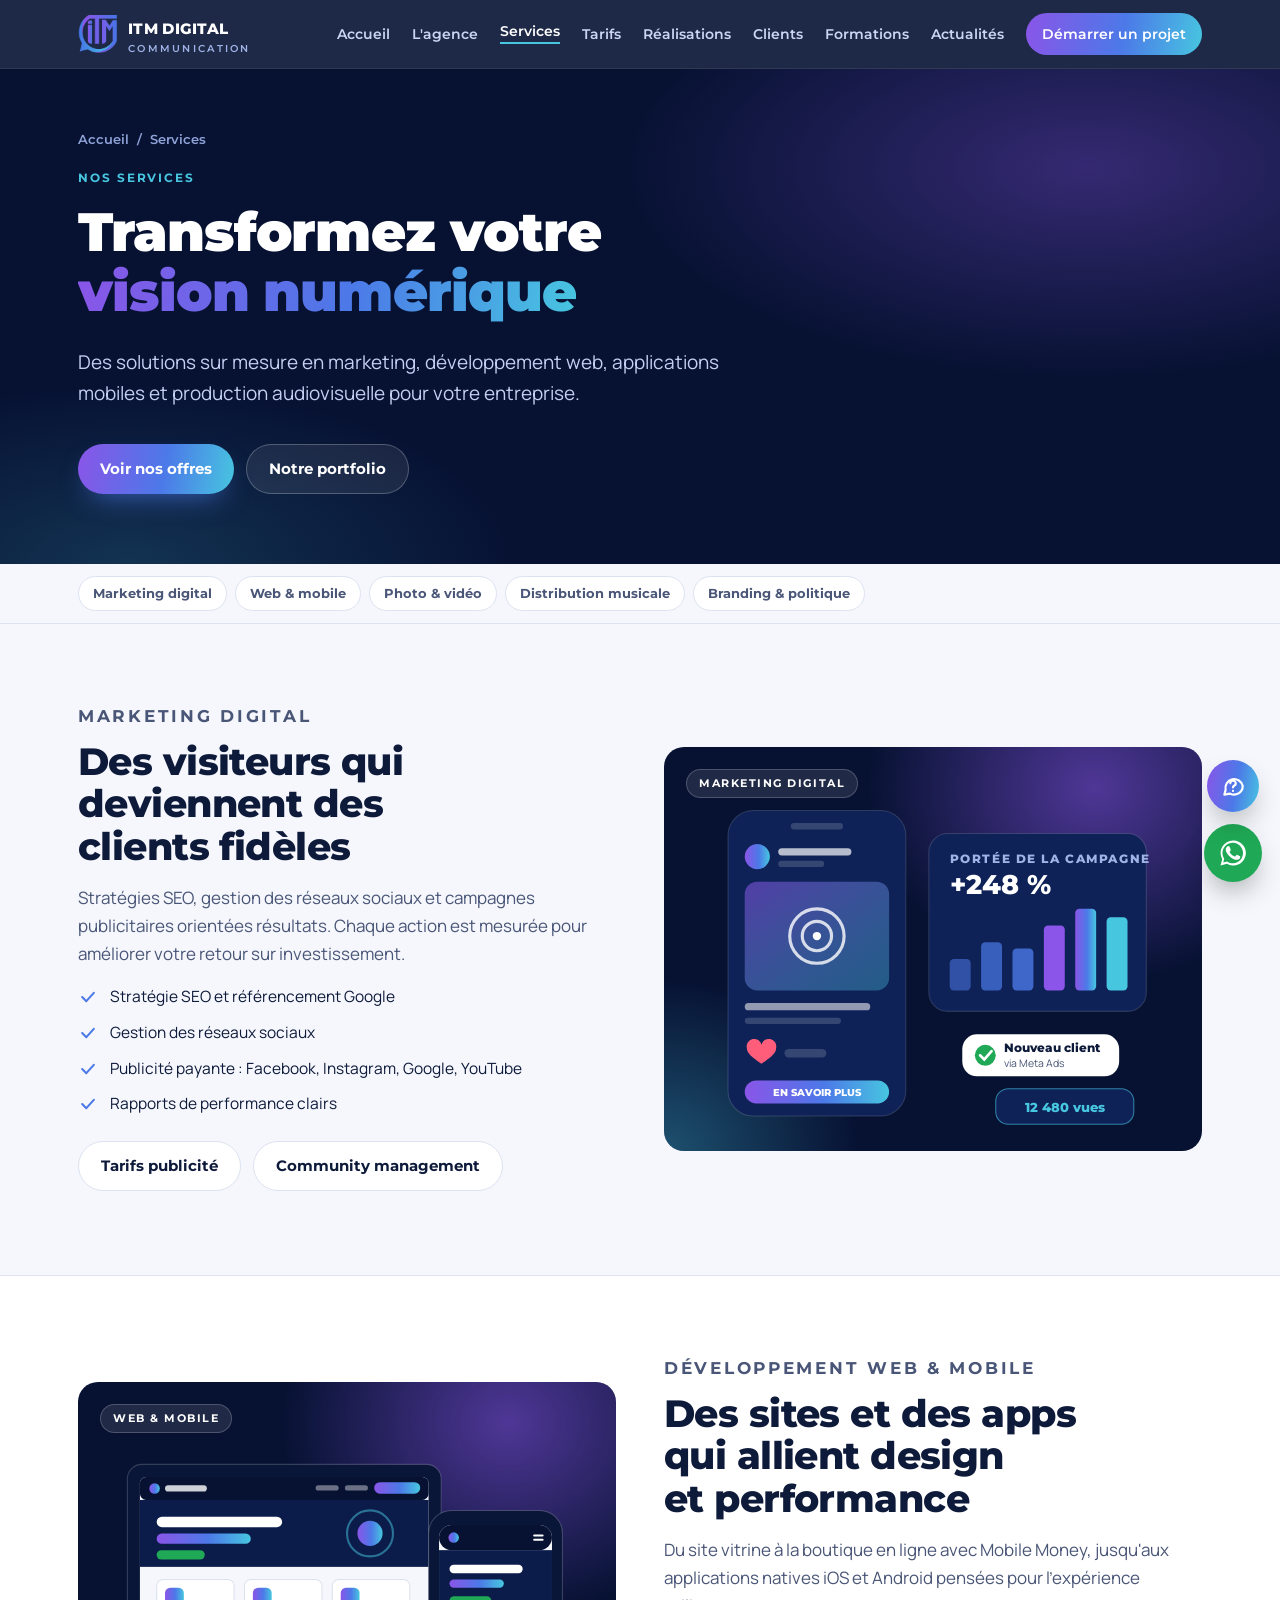
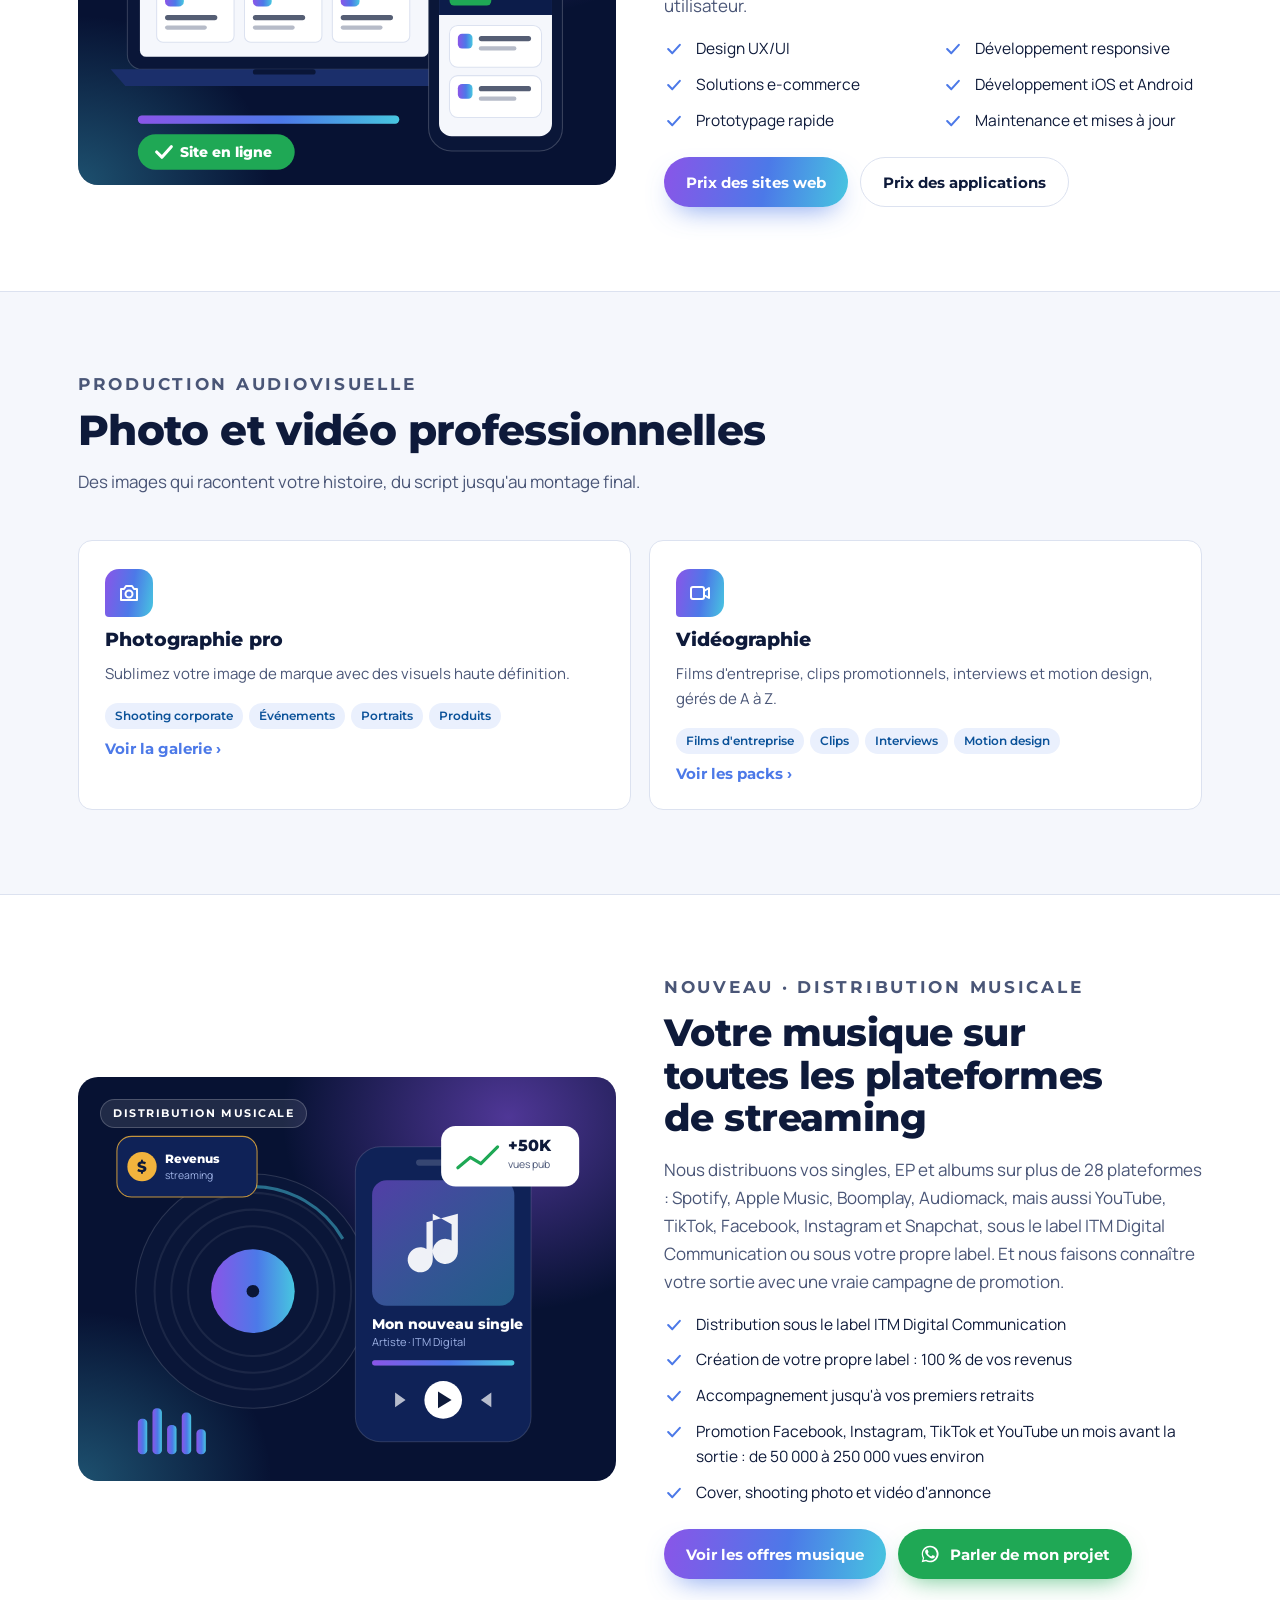
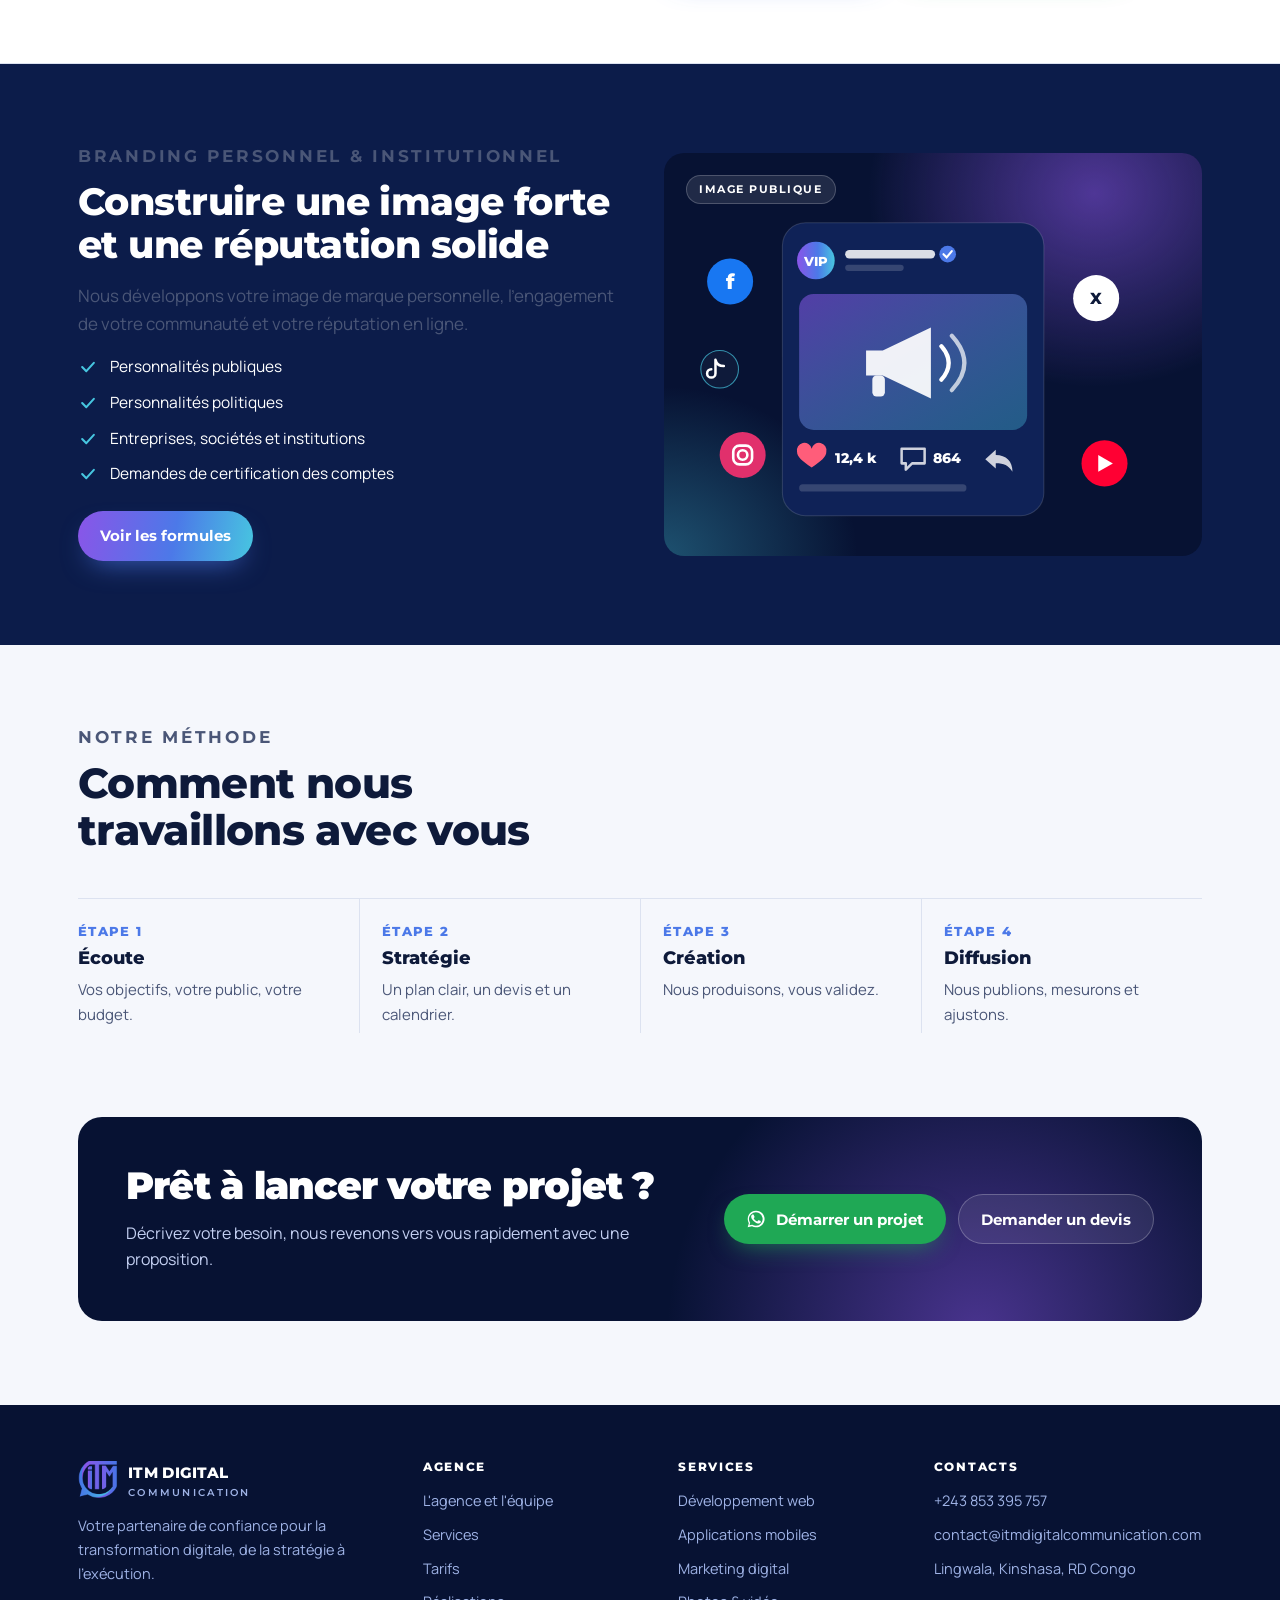
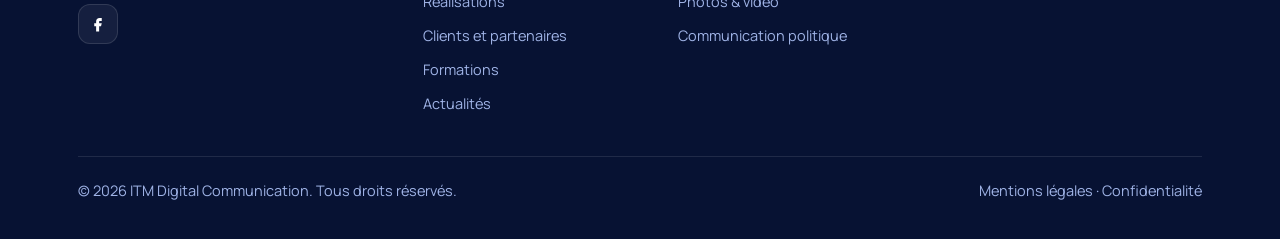
<file: services-presence-en-ligne/index.html>
<!doctype html>
<html lang="fr">
<head>
<meta charset="utf-8">
<meta name="viewport" content="width=device-width, initial-scale=1, viewport-fit=cover">
<title>Nos services : marketing, web, apps, photo, vidéo et musique | ITM Digital Communication</title>
<meta name="description" content="Marketing digital, création de sites web, applications mobiles, photo et vidéo professionnelles, distribution musicale sur les plateformes de streaming, branding à Kinshasa.">
<link rel="canonical" href="https://itmdigitalcommunication.com/services-presence-en-ligne/">
<meta name="theme-color" content="#071233">
<link rel="icon" type="image/png" href="../assets/favicon.png">
<link rel="manifest" href="/manifest.webmanifest">
<link rel="apple-touch-icon" href="/assets/app/apple-touch-icon.png">
<meta name="mobile-web-app-capable" content="yes">
<meta name="apple-mobile-web-app-capable" content="yes">
<meta name="apple-mobile-web-app-title" content="ITM Digital">
<meta name="apple-mobile-web-app-status-bar-style" content="black-translucent">
<meta property="og:type" content="website">
<meta property="og:site_name" content="ITM Digital Communication">
<meta property="og:title" content="Nos services : marketing, web, apps, photo, vidéo et musique | ITM Digital Communication">
<meta property="og:description" content="Marketing digital, création de sites web, applications mobiles, photo et vidéo professionnelles, distribution musicale sur les plateformes de streaming, branding à Kinshasa.">
<meta property="og:url" content="https://itmdigitalcommunication.com/services-presence-en-ligne/">
<meta property="og:image" content="https://itmdigitalcommunication.com/assets/itm-logo.png">
<meta property="og:locale" content="fr_CD">
<link rel="preconnect" href="https://fonts.googleapis.com">
<link rel="preconnect" href="https://fonts.gstatic.com" crossorigin>
<link rel="stylesheet" href="https://fonts.googleapis.com/css2?family=Montserrat:wght@500;700;800;900&family=Manrope:wght@400;500;600;700&display=swap">
<link rel="stylesheet" href="../assets/style.css?v=bdfbe7b0">
<script type="application/ld+json">{"@context": "https://schema.org", "@type": "ProfessionalService", "name": "ITM Digital Communication", "url": "https://itmdigitalcommunication.com/", "logo": "https://itmdigitalcommunication.com/assets/itm-logo.png", "image": "https://itmdigitalcommunication.com/assets/itm-logo.png", "email": "contact@itmdigitalcommunication.com", "telephone": "+243853395757", "priceRange": "$$", "address": {"@type": "PostalAddress", "addressLocality": "Lingwala, Kinshasa", "addressCountry": "CD"}, "areaServed": "République démocratique du Congo", "sameAs": ["https://www.facebook.com/benjmansambu1"], "foundingDate": "2022", "founder": [{"@type": "Person", "name": "Benj Mansambu Lupini", "jobTitle": "CEO"}, {"@type": "Person", "name": "Trésor Mbokila", "jobTitle": "COO"}], "description": "Agence 360° : marketing digital, sites web, applications mobiles, photo et vidéo, communication politique et de marque."}</script>
</head>
<body>
<header class="top"><div class="wrap">
  <a class="brand" href="../" aria-label="ITM Digital Communication, accueil"><img src="../assets/itm-icon.png" alt="" width="40" height="40"><span><b>ITM DIGITAL</b><small>COMMUNICATION</small></span></a>
  <button class="burger" id="burger" aria-label="Ouvrir le menu" aria-expanded="false" aria-controls="nav"><svg viewBox="0 0 24 24" fill="none" stroke="currentColor" stroke-width="2" stroke-linecap="round"><path d="M4 7h16M4 12h16M4 17h16"/></svg></button>
  <nav class="nav" id="nav" aria-label="Navigation principale"><a href="../">Accueil</a><a href="../a-propos/">L'agence</a><a href="../services-presence-en-ligne/" aria-current="page">Services</a><a href="../tarification-services/">Tarifs</a><a href="../portfolio-galerie/">Réalisations</a><a href="../clients-et-partenaires-agence-de-communication/">Clients</a><a href="../formations/">Formations</a><a href="https://actualites.itmdigitalcommunication.com/">Actualités</a><a class="btn btn-grad btn-sm" href="../contact/">Démarrer un projet</a></nav>
</div></header>
<main>
<section class="page-head"><div class="wrap">
  <nav class="crumbs" aria-label="Fil d'Ariane"><a href="../">Accueil</a><span>/</span><span>Services</span></nav>
  <p class="eyebrow" style="margin-top:22px">Nos services</p>
  <h1>Transformez votre <span class="grad-text">vision numérique</span></h1>
  <p class="lead">Des solutions sur mesure en marketing, développement web, applications mobiles et production audiovisuelle pour votre entreprise.</p>
  <div class="ctas"><a class="btn btn-grad" href="../tarification-services/">Voir nos offres</a><a class="btn btn-ghost" href="../portfolio-galerie/">Notre portfolio</a></div>
</div></section>
<div class="jump"><div class="wrap"><a class="chip" href="#marketing">Marketing digital</a><a class="chip" href="#web">Web &amp; mobile</a><a class="chip" href="#audiovisuel">Photo &amp; vidéo</a><a class="chip" href="#musique">Distribution musicale</a><a class="chip" href="#branding">Branding &amp; politique</a></div></div>

<section class="sec" id="marketing" style="scroll-margin-top:130px"><div class="wrap feature">
  <div class="f-text">
    <p class="eyebrow">Marketing digital</p>
    <h2>Des visiteurs qui deviennent des clients fidèles</h2>
    <p>Stratégies SEO, gestion des réseaux sociaux et campagnes publicitaires orientées résultats. Chaque action est mesurée pour améliorer votre retour sur investissement.</p>
    <ul class="checks"><li><svg viewBox="0 0 24 24" fill="none" stroke="currentColor" stroke-width="2.5" stroke-linecap="round" stroke-linejoin="round"><path d="m5 12 5 5 9-10"/></svg><span>Stratégie SEO et référencement Google</span></li><li><svg viewBox="0 0 24 24" fill="none" stroke="currentColor" stroke-width="2.5" stroke-linecap="round" stroke-linejoin="round"><path d="m5 12 5 5 9-10"/></svg><span>Gestion des réseaux sociaux</span></li><li><svg viewBox="0 0 24 24" fill="none" stroke="currentColor" stroke-width="2.5" stroke-linecap="round" stroke-linejoin="round"><path d="m5 12 5 5 9-10"/></svg><span>Publicité payante : Facebook, Instagram, Google, YouTube</span></li><li><svg viewBox="0 0 24 24" fill="none" stroke="currentColor" stroke-width="2.5" stroke-linecap="round" stroke-linejoin="round"><path d="m5 12 5 5 9-10"/></svg><span>Rapports de performance clairs</span></li></ul>
    <div class="ctas" style="margin-top:8px"><a class="btn btn-line" href="../tarification-services/#boost">Tarifs publicité</a><a class="btn btn-line" href="../tarification-services/#community">Community management</a></div>
  </div>
  <div class="f-visual"><div class="panel illus"><div class="illus-inner"><svg class="illus-svg" viewBox="0 0 480 360" role="img" aria-label="Illustration : campagne de marketing digital avec tableau de bord et notifications" xmlns="http://www.w3.org/2000/svg"><defs>
 <linearGradient id="g-brand" x1="0" x2="1"><stop offset="0" stop-color="#8A55E8"/><stop offset=".55" stop-color="#4C79E8"/><stop offset="1" stop-color="#47C6E0"/></linearGradient>
 <linearGradient id="g-soft" x1="0" y1="0" x2="1" y2="1"><stop offset="0" stop-color="#8A55E8" stop-opacity=".55"/><stop offset="1" stop-color="#47C6E0" stop-opacity=".35"/></linearGradient>
</defs>
 <!-- téléphone avec publication sponsorisée -->
 <g class="a-float">
  <rect x="44" y="34" width="170" height="292" rx="24" fill="#0f2257" stroke="#ffffff" stroke-opacity=".14"/>
  <rect x="104" y="46" width="50" height="6" rx="3" fill="#ffffff" fill-opacity=".16"/>
  <circle cx="72" cy="78" r="12" fill="url(#g-brand)"/>
  <rect x="92" y="70" width="70" height="7" rx="3.5" fill="#fff" fill-opacity=".7"/>
  <rect x="92" y="82" width="44" height="6" rx="3" fill="#ffffff" fill-opacity=".16"/>
  <rect x="60" y="102" width="138" height="104" rx="12" fill="url(#g-soft)"/>
  <circle cx="129" cy="154" r="26" fill="none" stroke="#fff" stroke-opacity=".8" stroke-width="3"/>
  <circle cx="129" cy="154" r="14" fill="none" stroke="#fff" stroke-opacity=".8" stroke-width="3"/>
  <circle cx="129" cy="154" r="4" fill="#fff"/>
  <rect x="60" y="218" width="120" height="7" rx="3.5" fill="#fff" fill-opacity=".55"/>
  <rect x="60" y="232" width="92" height="6" rx="3" fill="#ffffff" fill-opacity=".16"/>
  <g class="a-pulse" style="transform-origin:76px 268px"><path d="M76 276c-9-6-14-10-14-15a6 6 0 0 1 14-3 6 6 0 0 1 14 3c0 5-5 9-14 15z" fill="#ff5d7a"/></g>
  <rect x="98" y="262" width="40" height="8" rx="4" fill="#ffffff" fill-opacity=".16"/>
  <rect x="60" y="292" width="138" height="22" rx="11" fill="url(#g-brand)"/>
  <text x="129" y="307" text-anchor="middle" font-family="Montserrat, Arial, sans-serif" font-weight="800" font-size="10" fill="#fff">EN SAVOIR PLUS</text>
 </g>
 <!-- tableau de bord -->
 <g class="a-float a-d2">
  <rect x="236" y="56" width="208" height="170" rx="18" fill="#0f2257" stroke="#ffffff" stroke-opacity=".14"/>
  <text x="256" y="84" font-family="Montserrat, Arial, sans-serif" font-weight="800" font-size="11" fill="#9fb3e6" letter-spacing="1.5">PORTÉE DE LA CAMPAGNE</text>
  <text x="256" y="114" font-family="Montserrat, Arial, sans-serif" font-weight="800" font-size="26" fill="#fff">+248 %</text>
  <g transform="translate(256 206)">
   <rect class="a-grow" x="0" y="-30" width="20" height="30" rx="4" fill="#4C79E8" fill-opacity=".55"/>
   <rect class="a-grow a-d1" x="30" y="-46" width="20" height="46" rx="4" fill="#4C79E8" fill-opacity=".7"/>
   <rect class="a-grow a-d2" x="60" y="-40" width="20" height="40" rx="4" fill="#4C79E8" fill-opacity=".8"/>
   <rect class="a-grow a-d3" x="90" y="-62" width="20" height="62" rx="4" fill="#8A55E8"/>
   <rect class="a-grow a-d4" x="120" y="-78" width="20" height="78" rx="4" fill="url(#g-brand)"/>
   <rect class="a-grow a-d5" x="150" y="-70" width="20" height="70" rx="4" fill="#47C6E0"/>
  </g>
 </g>
 <!-- notifications -->
 <g class="a-rise">
  <rect x="268" y="248" width="150" height="40" rx="14" fill="#fff"/>
  <circle cx="290" cy="268" r="10" fill="#1FA855"/>
  <path d="M285 268l4 4 7-8" stroke="#fff" stroke-width="2.5" fill="none" stroke-linecap="round"/>
  <text x="308" y="265" font-family="Montserrat, Arial, sans-serif" font-weight="800" font-size="11" fill="#0E1A3A">Nouveau client</text>
  <text x="308" y="279" font-family="Manrope, Arial, sans-serif" font-size="10" fill="#4A5677">via Meta Ads</text>
 </g>
 <g class="a-rise a-d3">
  <rect x="300" y="300" width="132" height="34" rx="12" fill="#0f2257" stroke="#47C6E0" stroke-opacity=".6"/>
  <text x="366" y="322" text-anchor="middle" font-family="Montserrat, Arial, sans-serif" font-weight="800" font-size="12" fill="#47C6E0">12 480 vues</text>
 </g>
</svg></div><span class="ptag illus-tag">Marketing digital</span></div></div>
</div></section>

<section class="sec alt" id="web" style="scroll-margin-top:130px"><div class="wrap">
  <div class="feature rev">
    <div class="f-text">
      <p class="eyebrow">Développement web &amp; mobile</p>
      <h2>Des sites et des apps qui allient design et performance</h2>
      <p>Du site vitrine à la boutique en ligne avec Mobile Money, jusqu'aux applications natives iOS et Android pensées pour l'expérience utilisateur.</p>
      <ul class="checks cols2"><li><svg viewBox="0 0 24 24" fill="none" stroke="currentColor" stroke-width="2.5" stroke-linecap="round" stroke-linejoin="round"><path d="m5 12 5 5 9-10"/></svg><span>Design UX/UI</span></li><li><svg viewBox="0 0 24 24" fill="none" stroke="currentColor" stroke-width="2.5" stroke-linecap="round" stroke-linejoin="round"><path d="m5 12 5 5 9-10"/></svg><span>Développement responsive</span></li><li><svg viewBox="0 0 24 24" fill="none" stroke="currentColor" stroke-width="2.5" stroke-linecap="round" stroke-linejoin="round"><path d="m5 12 5 5 9-10"/></svg><span>Solutions e-commerce</span></li><li><svg viewBox="0 0 24 24" fill="none" stroke="currentColor" stroke-width="2.5" stroke-linecap="round" stroke-linejoin="round"><path d="m5 12 5 5 9-10"/></svg><span>Développement iOS et Android</span></li><li><svg viewBox="0 0 24 24" fill="none" stroke="currentColor" stroke-width="2.5" stroke-linecap="round" stroke-linejoin="round"><path d="m5 12 5 5 9-10"/></svg><span>Prototypage rapide</span></li><li><svg viewBox="0 0 24 24" fill="none" stroke="currentColor" stroke-width="2.5" stroke-linecap="round" stroke-linejoin="round"><path d="m5 12 5 5 9-10"/></svg><span>Maintenance et mises à jour</span></li></ul>
      <div class="ctas" style="margin-top:8px"><a class="btn btn-grad" href="../tarification-services/#sites">Prix des sites web</a><a class="btn btn-line" href="../tarification-services/#apps">Prix des applications</a></div>
    </div>
    <div class="f-visual"><div class="panel illus"><div class="illus-inner"><svg class="illus-svg" viewBox="0 0 480 360" role="img" aria-label="Illustration : site internet sur ordinateur et application sur téléphone" xmlns="http://www.w3.org/2000/svg"><defs>
 <linearGradient id="g-brand" x1="0" x2="1"><stop offset="0" stop-color="#8A55E8"/><stop offset=".55" stop-color="#4C79E8"/><stop offset="1" stop-color="#47C6E0"/></linearGradient>
 <linearGradient id="g-soft" x1="0" y1="0" x2="1" y2="1"><stop offset="0" stop-color="#8A55E8" stop-opacity=".55"/><stop offset="1" stop-color="#47C6E0" stop-opacity=".35"/></linearGradient>
</defs>
 <!-- ordinateur portable -->
 <g class="a-float">
  <rect x="30" y="52" width="300" height="196" rx="14" fill="#0a1638" stroke="#ffffff" stroke-opacity=".18"/>
  <rect x="42" y="64" width="276" height="172" rx="6" fill="#F5F7FC"/>
  <rect x="42" y="64" width="276" height="22" rx="6" fill="#071233"/>
  <circle cx="56" cy="75" r="5" fill="url(#g-brand)"/>
  <rect x="66" y="72" width="40" height="6" rx="3" fill="#fff" fill-opacity=".8"/>
  <rect x="210" y="72" width="22" height="5" rx="2.5" fill="#fff" fill-opacity=".4"/>
  <rect x="238" y="72" width="22" height="5" rx="2.5" fill="#fff" fill-opacity=".4"/>
  <rect x="266" y="69" width="44" height="11" rx="5.5" fill="url(#g-brand)"/>
  <rect x="42" y="86" width="276" height="64" fill="#0c1c4a"/>
  <rect x="58" y="102" width="120" height="10" rx="5" fill="#fff"/>
  <rect x="58" y="118" width="90" height="10" rx="5" fill="url(#g-brand)"/>
  <rect x="58" y="134" width="46" height="9" rx="4.5" fill="#1FA855"/>
  <circle cx="262" cy="118" r="22" fill="none" stroke="#47C6E0" stroke-opacity=".5" stroke-width="2"/>
  <circle cx="262" cy="118" r="12" fill="url(#g-brand)"/>
  <g transform="translate(58 162)">
   <rect width="74" height="60" rx="6" fill="#fff" stroke="#DCE2F0"/><rect x="8" y="8" width="18" height="18" rx="5" fill="url(#g-brand)"/><rect x="8" y="34" width="50" height="5" rx="2.5" fill="#0E1A3A" fill-opacity=".7"/><rect x="8" y="44" width="40" height="4" rx="2" fill="#4A5677" fill-opacity=".4"/>
   <rect x="84" width="74" height="60" rx="6" fill="#fff" stroke="#DCE2F0"/><rect x="92" y="8" width="18" height="18" rx="5" fill="url(#g-brand)"/><rect x="92" y="34" width="50" height="5" rx="2.5" fill="#0E1A3A" fill-opacity=".7"/><rect x="92" y="44" width="40" height="4" rx="2" fill="#4A5677" fill-opacity=".4"/>
   <rect x="168" width="74" height="60" rx="6" fill="#fff" stroke="#DCE2F0"/><rect x="176" y="8" width="18" height="18" rx="5" fill="url(#g-brand)"/><rect x="176" y="34" width="50" height="5" rx="2.5" fill="#0E1A3A" fill-opacity=".7"/><rect x="176" y="44" width="40" height="4" rx="2" fill="#4A5677" fill-opacity=".4"/>
  </g>
  <path d="M14 248h332l-14 16H28z" fill="#1b2f6b"/>
  <rect x="150" y="248" width="60" height="5" rx="2.5" fill="#0a1638"/>
 </g>
 <!-- téléphone -->
 <g class="a-float a-d2">
  <rect x="318" y="96" width="128" height="230" rx="22" fill="#0a1638" stroke="#ffffff" stroke-opacity=".2"/>
  <rect x="328" y="110" width="108" height="202" rx="12" fill="#F5F7FC"/>
  <rect x="328" y="110" width="108" height="24" rx="12" fill="#071233"/>
  <circle cx="342" cy="122" r="5" fill="url(#g-brand)"/>
  <rect x="418" y="119" width="10" height="2" rx="1" fill="#fff"/><rect x="418" y="123" width="10" height="2" rx="1" fill="#fff"/>
  <rect x="328" y="134" width="108" height="62" fill="#0c1c4a"/>
  <rect x="338" y="148" width="70" height="8" rx="4" fill="#fff"/>
  <rect x="338" y="162" width="52" height="8" rx="4" fill="url(#g-brand)"/>
  <rect x="338" y="178" width="40" height="9" rx="4.5" fill="#1FA855"/>
  <rect x="338" y="206" width="88" height="40" rx="8" fill="#fff" stroke="#DCE2F0"/>
  <rect x="346" y="214" width="14" height="14" rx="4" fill="url(#g-brand)"/><rect x="366" y="216" width="50" height="5" rx="2.5" fill="#0E1A3A" fill-opacity=".7"/><rect x="366" y="226" width="36" height="4" rx="2" fill="#4A5677" fill-opacity=".4"/>
  <rect x="338" y="254" width="88" height="40" rx="8" fill="#fff" stroke="#DCE2F0"/>
  <rect x="346" y="262" width="14" height="14" rx="4" fill="url(#g-brand)"/><rect x="366" y="264" width="50" height="5" rx="2.5" fill="#0E1A3A" fill-opacity=".7"/><rect x="366" y="274" width="36" height="4" rx="2" fill="#4A5677" fill-opacity=".4"/>
 </g>
 <!-- barre de chargement + badge -->
 <g transform="translate(40 292)">
  <rect width="250" height="8" rx="4" fill="#fff" fill-opacity=".12"/>
  <rect class="a-load" width="250" height="8" rx="4" fill="url(#g-brand)"/>
 </g>
 <g class="a-pop">
  <rect x="40" y="310" width="150" height="34" rx="17" fill="#1FA855"/>
  <path d="M58 327l5 5 9-10" stroke="#fff" stroke-width="3" fill="none" stroke-linecap="round" stroke-linejoin="round"/>
  <text x="80" y="332" font-family="Montserrat, Arial, sans-serif" font-weight="800" font-size="13" fill="#fff">Site en ligne</text>
 </g>
</svg></div><span class="ptag illus-tag">Web &amp; mobile</span></div></div>
  </div>
</div></section>

<section class="sec" id="audiovisuel" style="scroll-margin-top:130px"><div class="wrap">
  <div class="sec-head"><p class="eyebrow">Production audiovisuelle</p><h2>Photo et vidéo professionnelles</h2><p>Des images qui racontent votre histoire, du script jusqu'au montage final.</p></div>
  <div class="grid g2">
    <article class="svc"><div class="ico"><svg viewBox="0 0 24 24" fill="none" stroke="currentColor" stroke-width="2" stroke-linecap="round" stroke-linejoin="round"><path d="M4 8h3l2-3h6l2 3h3v11H4z"/><circle cx="12" cy="13" r="3.5"/></svg></div><h3>Photographie pro</h3><p>Sublimez votre image de marque avec des visuels haute définition.</p><ul class="tags"><li>Shooting corporate</li><li>Événements</li><li>Portraits</li><li>Produits</li></ul><a class="link" href="../portfolio-galerie/">Voir la galerie ›</a></article>
    <article class="svc"><div class="ico"><svg viewBox="0 0 24 24" fill="none" stroke="currentColor" stroke-width="2" stroke-linecap="round" stroke-linejoin="round"><rect x="3" y="6" width="13" height="12" rx="2"/><path d="m16 10 5-3v10l-5-3z"/></svg></div><h3>Vidéographie</h3><p>Films d'entreprise, clips promotionnels, interviews et motion design, gérés de A à Z.</p><ul class="tags"><li>Films d'entreprise</li><li>Clips</li><li>Interviews</li><li>Motion design</li></ul><a class="link" href="../tarification-services/#audiovisuel">Voir les packs ›</a></article>
  </div>
</div></section>

<section class="sec alt" id="musique" style="scroll-margin-top:130px"><div class="wrap">
  <div class="feature rev">
    <div class="f-text">
      <p class="eyebrow">Nouveau · Distribution musicale</p>
      <h2>Votre musique sur toutes les plateformes de streaming</h2>
      <p>Nous distribuons vos singles, EP et albums sur plus de 28 plateformes : Spotify, Apple Music, Boomplay, Audiomack, mais aussi YouTube, TikTok, Facebook, Instagram et Snapchat, sous le label ITM Digital Communication ou sous votre propre label. Et nous faisons connaître votre sortie avec une vraie campagne de promotion.</p>
      <ul class="checks"><li><svg viewBox="0 0 24 24" fill="none" stroke="currentColor" stroke-width="2.5" stroke-linecap="round" stroke-linejoin="round"><path d="m5 12 5 5 9-10"/></svg><span>Distribution sous le label ITM Digital Communication</span></li><li><svg viewBox="0 0 24 24" fill="none" stroke="currentColor" stroke-width="2.5" stroke-linecap="round" stroke-linejoin="round"><path d="m5 12 5 5 9-10"/></svg><span>Création de votre propre label : 100 % de vos revenus</span></li><li><svg viewBox="0 0 24 24" fill="none" stroke="currentColor" stroke-width="2.5" stroke-linecap="round" stroke-linejoin="round"><path d="m5 12 5 5 9-10"/></svg><span>Accompagnement jusqu'à vos premiers retraits</span></li><li><svg viewBox="0 0 24 24" fill="none" stroke="currentColor" stroke-width="2.5" stroke-linecap="round" stroke-linejoin="round"><path d="m5 12 5 5 9-10"/></svg><span>Promotion Facebook, Instagram, TikTok et YouTube un mois avant la sortie : de 50 000 à 250 000 vues environ</span></li><li><svg viewBox="0 0 24 24" fill="none" stroke="currentColor" stroke-width="2.5" stroke-linecap="round" stroke-linejoin="round"><path d="m5 12 5 5 9-10"/></svg><span>Cover, shooting photo et vidéo d'annonce</span></li></ul>
      <div class="ctas" style="margin-top:8px"><a class="btn btn-grad" href="../tarification-services/#musique">Voir les offres musique</a><a class="btn btn-wa" data-wa="Bonjour ITM Digital, je suis artiste et je veux distribuer ma musique sur les plateformes de streaming." data-ref="DEVIS-DISTRIBUTION-MUSICALE" href="https://wa.me/243853395757"><svg viewBox="0 0 24 24" fill="currentColor" aria-hidden="true"><path d="M17.5 14.4c-.3-.1-1.7-.8-2-.9-.3-.1-.5-.1-.7.1-.2.3-.8.9-.9 1.1-.2.2-.3.2-.6.1-.3-.1-1.2-.5-2.3-1.4-.9-.8-1.4-1.7-1.6-2-.2-.3 0-.5.1-.6l.4-.5c.1-.2.2-.3.3-.5.1-.2 0-.4 0-.5l-.9-2.2c-.2-.6-.5-.5-.7-.5h-.6c-.2 0-.5.1-.8.4-.3.3-1 1-1 2.4s1 2.8 1.2 3c.1.2 2 3.1 4.9 4.3.7.3 1.2.5 1.6.6.7.2 1.3.2 1.8.1.6-.1 1.7-.7 1.9-1.4.2-.7.2-1.2.2-1.4-.1-.1-.3-.2-.6-.3zM12 2a10 10 0 0 0-8.6 15l-1.4 5 5.2-1.4A10 10 0 1 0 12 2zm0 18.2c-1.6 0-3.1-.4-4.4-1.2l-.3-.2-3.1.8.8-3-.2-.3A8.2 8.2 0 1 1 12 20.2z"/></svg>Parler de mon projet</a></div>
    </div>
    <div class="f-visual"><div class="panel illus"><div class="illus-inner"><svg class="illus-svg" viewBox="0 0 480 360" role="img" aria-label="Illustration : disque vinyle, lecteur de streaming et revenus de l'artiste" xmlns="http://www.w3.org/2000/svg"><defs>
 <linearGradient id="g-brand" x1="0" x2="1"><stop offset="0" stop-color="#8A55E8"/><stop offset=".55" stop-color="#4C79E8"/><stop offset="1" stop-color="#47C6E0"/></linearGradient>
 <linearGradient id="g-soft" x1="0" y1="0" x2="1" y2="1"><stop offset="0" stop-color="#8A55E8" stop-opacity=".55"/><stop offset="1" stop-color="#47C6E0" stop-opacity=".35"/></linearGradient>
</defs>
 <!-- disque vinyle -->
 <g transform="translate(150 178)"><g class="a-spin" style="animation-duration:9s">
  <circle r="112" fill="#0a1638" stroke="#ffffff" stroke-opacity=".14"/>
  <circle r="94" fill="none" stroke="#ffffff" stroke-opacity=".07" stroke-width="2"/>
  <circle r="78" fill="none" stroke="#ffffff" stroke-opacity=".07" stroke-width="2"/>
  <circle r="62" fill="none" stroke="#ffffff" stroke-opacity=".07" stroke-width="2"/>
  <path d="M0 -100 A100 100 0 0 1 86 -50" stroke="#47C6E0" stroke-opacity=".5" stroke-width="3" fill="none"/>
  <circle r="40" fill="url(#g-brand)"/>
  <circle r="6" fill="#0a1638"/>
 </g></g>
 <!-- téléphone : lecteur de streaming -->
 <g class="a-float">
  <rect x="248" y="40" width="168" height="282" rx="24" fill="#0f2257" stroke="#ffffff" stroke-opacity=".14"/>
  <rect x="306" y="52" width="50" height="6" rx="3" fill="#ffffff" fill-opacity=".16"/>
  <rect x="264" y="72" width="136" height="120" rx="14" fill="url(#g-soft)"/>
  <path d="M322 104v44a12 12 0 1 1-6-10.4V112l30-8v36a12 12 0 1 1-6-10.4V114z" fill="#fff" fill-opacity=".92"/>
  <text x="264" y="214" font-family="Montserrat, Arial, sans-serif" font-weight="800" font-size="13" fill="#fff">Mon nouveau single</text>
  <text x="264" y="230" font-family="Manrope, Arial, sans-serif" font-size="10.5" fill="#9fb3e6">Artiste · ITM Digital</text>
  <rect x="264" y="244" width="136" height="5" rx="2.5" fill="#ffffff" fill-opacity=".14"/>
  <rect class="a-load" x="264" y="244" width="136" height="5" rx="2.5" fill="url(#g-brand)"/>
  <g transform="translate(332 282)"><circle r="18" fill="#fff"/><path d="M-5 -8l13 8-13 8z" fill="#0E1A3A"/></g>
  <path d="M296 282l-10-7v14zM368 282l10-7v14z" fill="#fff" fill-opacity=".7"/>
 </g>
 <!-- égaliseur -->
 <g fill="url(#g-brand)">
  <rect class="a-grow" x="40" y="300" width="9" height="34" rx="4"/>
  <rect class="a-grow a-d1" x="54" y="290" width="9" height="44" rx="4"/>
  <rect class="a-grow a-d2" x="68" y="306" width="9" height="28" rx="4"/>
  <rect class="a-grow a-d3" x="82" y="294" width="9" height="40" rx="4"/>
  <rect class="a-grow a-d4" x="96" y="310" width="9" height="24" rx="4"/>
 </g>
 <!-- carte écoutes -->
 <g class="a-pop a-d2">
  <rect x="330" y="20" width="132" height="58" rx="14" fill="#fff"/>
  <path d="M346 60l12-10 10 6 16-16" stroke="#1FA855" stroke-width="3" fill="none" stroke-linecap="round" stroke-linejoin="round"/>
  <text x="394" y="44" font-family="Montserrat, Arial, sans-serif" font-weight="800" font-size="15" fill="#0E1A3A">+50K</text>
  <text x="394" y="60" font-family="Manrope, Arial, sans-serif" font-size="10" fill="#4A5677">vues pub</text>
 </g>
 <!-- carte revenus -->
 <g class="a-pop a-d4">
  <rect x="20" y="30" width="134" height="58" rx="14" fill="#0f2257" stroke="#F2B33D" stroke-opacity=".8"/>
  <circle cx="44" cy="59" r="14" fill="#F2B33D"/>
  <text x="44" y="64" text-anchor="middle" font-family="Montserrat, Arial, sans-serif" font-weight="800" font-size="14" fill="#0E1A3A">$</text>
  <text x="66" y="55" font-family="Montserrat, Arial, sans-serif" font-weight="800" font-size="11" fill="#fff">Revenus</text>
  <text x="66" y="71" font-family="Manrope, Arial, sans-serif" font-size="10" fill="#9fb3e6">streaming</text>
 </g>
</svg></div><span class="ptag illus-tag">Distribution musicale</span></div></div>
  </div>
</div></section>

<section class="sec dark" id="branding" style="scroll-margin-top:130px"><div class="wrap feature">
  <div class="f-text">
    <p class="eyebrow">Branding personnel &amp; institutionnel</p>
    <h2>Construire une image forte et une réputation solide</h2>
    <p>Nous développons votre image de marque personnelle, l'engagement de votre communauté et votre réputation en ligne.</p>
    <ul class="checks"><li><svg viewBox="0 0 24 24" fill="none" stroke="currentColor" stroke-width="2.5" stroke-linecap="round" stroke-linejoin="round"><path d="m5 12 5 5 9-10"/></svg><span>Personnalités publiques</span></li><li><svg viewBox="0 0 24 24" fill="none" stroke="currentColor" stroke-width="2.5" stroke-linecap="round" stroke-linejoin="round"><path d="m5 12 5 5 9-10"/></svg><span>Personnalités politiques</span></li><li><svg viewBox="0 0 24 24" fill="none" stroke="currentColor" stroke-width="2.5" stroke-linecap="round" stroke-linejoin="round"><path d="m5 12 5 5 9-10"/></svg><span>Entreprises, sociétés et institutions</span></li><li><svg viewBox="0 0 24 24" fill="none" stroke="currentColor" stroke-width="2.5" stroke-linecap="round" stroke-linejoin="round"><path d="m5 12 5 5 9-10"/></svg><span>Demandes de certification des comptes</span></li></ul>
    <div class="ctas" style="margin-top:8px"><a class="btn btn-grad" href="../tarification-services/#community">Voir les formules</a></div>
  </div>
  <div class="f-visual"><div class="panel illus"><div class="illus-inner"><svg class="illus-svg" viewBox="0 0 480 360" role="img" aria-label="Illustration : publication certifiée qui touche les réseaux sociaux" xmlns="http://www.w3.org/2000/svg"><defs>
 <linearGradient id="g-brand" x1="0" x2="1"><stop offset="0" stop-color="#8A55E8"/><stop offset=".55" stop-color="#4C79E8"/><stop offset="1" stop-color="#47C6E0"/></linearGradient>
 <linearGradient id="g-soft" x1="0" y1="0" x2="1" y2="1"><stop offset="0" stop-color="#8A55E8" stop-opacity=".55"/><stop offset="1" stop-color="#47C6E0" stop-opacity=".35"/></linearGradient>
</defs>
 <!-- publication avec badge certifié -->
 <g class="a-float">
  <rect x="96" y="40" width="250" height="280" rx="22" fill="#0f2257" stroke="#ffffff" stroke-opacity=".14"/>
  <circle cx="128" cy="76" r="18" fill="url(#g-brand)"/>
  <text x="128" y="81" text-anchor="middle" font-family="Montserrat, Arial, sans-serif" font-weight="800" font-size="12" fill="#fff">VIP</text>
  <rect x="156" y="66" width="86" height="8" rx="4" fill="#fff" fill-opacity=".85"/>
  <circle cx="254" cy="70" r="8" fill="#4C79E8"/>
  <path d="M250 70l3 3 5-6" stroke="#fff" stroke-width="2" fill="none" stroke-linecap="round"/>
  <rect x="156" y="80" width="56" height="6" rx="3" fill="#ffffff" fill-opacity=".16"/>
  <rect x="112" y="108" width="218" height="130" rx="14" fill="url(#g-soft)"/>
  <!-- mégaphone -->
  <g transform="translate(176 140)">
   <path d="M0 22h16l46-22v68L16 46H0z" fill="#fff" fill-opacity=".92"/>
   <rect x="6" y="46" width="12" height="20" rx="4" fill="#fff" fill-opacity=".92"/>
   <path class="a-wave" d="M72 18q14 16 0 32" stroke="#fff" stroke-width="4" fill="none" stroke-linecap="round"/>
   <path class="a-wave a-d2" d="M82 8q24 26 0 52" stroke="#fff" stroke-width="4" fill="none" stroke-linecap="round" stroke-opacity=".7"/>
  </g>
  <g transform="translate(112 254)">
   <g class="a-pulse" style="transform-origin:12px 10px"><path d="M12 20c-9-6-14-10-14-15a6 6 0 0 1 14-3 6 6 0 0 1 14 3c0 5-5 9-14 15z" fill="#ff5d7a"/></g>
   <text x="34" y="16" font-family="Montserrat, Arial, sans-serif" font-weight="800" font-size="13" fill="#fff">12,4 k</text>
   <path d="M98 2h22v14h-12l-6 6v-6h-4z" fill="none" stroke="#fff" stroke-opacity=".8" stroke-width="2.4" stroke-linejoin="round"/>
   <text x="128" y="16" font-family="Montserrat, Arial, sans-serif" font-weight="800" font-size="13" fill="#fff">864</text>
   <path d="M178 12l10-9v5c10 0 16 6 16 16-4-6-8-8-16-8v5z" fill="#fff" fill-opacity=".8"/>
   <text x="210" y="16" font-family="Montserrat, Arial, sans-serif" font-weight="800" font-size="13" fill="#fff" text-anchor="end"></text>
  </g>
  <rect x="112" y="290" width="160" height="7" rx="3.5" fill="#ffffff" fill-opacity=".16"/>
 </g>
 <!-- réseaux qui gravitent -->
 <g class="a-orbit" style="transform-origin:221px 180px">
  <g transform="translate(46 96)"><circle r="22" fill="#1877F2"/><text y="7" text-anchor="middle" font-family="Montserrat, Arial, sans-serif" font-weight="800" font-size="20" fill="#fff">f</text></g>
  <g transform="translate(396 112)"><circle r="22" fill="#fff"/><text y="6" text-anchor="middle" font-family="Montserrat, Arial, sans-serif" font-weight="800" font-size="15" fill="#0E1A3A">X</text></g>
  <g transform="translate(58 262)"><circle r="22" fill="#E1306C"/><rect x="-9" y="-9" width="18" height="18" rx="6" fill="none" stroke="#fff" stroke-width="2.5"/><circle r="4.5" fill="none" stroke="#fff" stroke-width="2.5"/></g>
  <g transform="translate(404 270)"><circle r="22" fill="#FF0033"/><path d="M-6 -8l14 8-14 8z" fill="#fff"/></g>
  <g transform="translate(36 180)"><circle r="18" fill="#0E1A3A" stroke="#47C6E0" stroke-opacity=".7"/><path d="M-4 -9v13a4 4 0 1 1-4-4M-4 -9c1 4 4 6 8 6" stroke="#fff" stroke-width="2.4" fill="none" stroke-linecap="round"/></g>
 </g>
</svg></div><span class="ptag illus-tag">Image publique</span></div></div>
</div></section>

<section class="sec"><div class="wrap">
  <div class="sec-head"><p class="eyebrow">Notre méthode</p><h2>Comment nous travaillons avec vous</h2></div>
  <div class="steps" style="border-color:var(--line)">
    <div class="step"><span class="n" style="color:var(--blue)">ÉTAPE 1</span><h3>Écoute</h3><p style="color:var(--ink-soft)">Vos objectifs, votre public, votre budget.</p></div>
    <div class="step" style="border-color:var(--line)"><span class="n" style="color:var(--blue)">ÉTAPE 2</span><h3>Stratégie</h3><p style="color:var(--ink-soft)">Un plan clair, un devis et un calendrier.</p></div>
    <div class="step" style="border-color:var(--line)"><span class="n" style="color:var(--blue)">ÉTAPE 3</span><h3>Création</h3><p style="color:var(--ink-soft)">Nous produisons, vous validez.</p></div>
    <div class="step" style="border-color:var(--line)"><span class="n" style="color:var(--blue)">ÉTAPE 4</span><h3>Diffusion</h3><p style="color:var(--ink-soft)">Nous publions, mesurons et ajustons.</p></div>
  </div>
</div></section>
<section class="sec tight"><div class="wrap"><div class="cta-band">
  <div><h2>Prêt à lancer votre projet ?</h2><p>Décrivez votre besoin, nous revenons vers vous rapidement avec une proposition.</p></div>
  <div class="ctas"><a class="btn btn-wa" data-wa="Bonjour ITM Digital, je souhaite démarrer un projet et profiter de l&#x27;audit offert." data-ref="AUDIT-OFFERT" href="https://wa.me/243853395757"><svg viewBox="0 0 24 24" fill="currentColor" aria-hidden="true"><path d="M17.5 14.4c-.3-.1-1.7-.8-2-.9-.3-.1-.5-.1-.7.1-.2.3-.8.9-.9 1.1-.2.2-.3.2-.6.1-.3-.1-1.2-.5-2.3-1.4-.9-.8-1.4-1.7-1.6-2-.2-.3 0-.5.1-.6l.4-.5c.1-.2.2-.3.3-.5.1-.2 0-.4 0-.5l-.9-2.2c-.2-.6-.5-.5-.7-.5h-.6c-.2 0-.5.1-.8.4-.3.3-1 1-1 2.4s1 2.8 1.2 3c.1.2 2 3.1 4.9 4.3.7.3 1.2.5 1.6.6.7.2 1.3.2 1.8.1.6-.1 1.7-.7 1.9-1.4.2-.7.2-1.2.2-1.4-.1-.1-.3-.2-.6-.3zM12 2a10 10 0 0 0-8.6 15l-1.4 5 5.2-1.4A10 10 0 1 0 12 2zm0 18.2c-1.6 0-3.1-.4-4.4-1.2l-.3-.2-3.1.8.8-3-.2-.3A8.2 8.2 0 1 1 12 20.2z"/></svg>Démarrer un projet</a><a class="btn btn-ghost" href="../contact/">Demander un devis</a></div>
</div></div></section>

</main>
<footer><div class="wrap">
  <div class="fgrid">
    <div class="fbrand">
      <a class="brand" href="../"><img src="../assets/itm-icon.png" alt="" width="40" height="40"><span><b>ITM DIGITAL</b><small>COMMUNICATION</small></span></a>
      <p>Votre partenaire de confiance pour la transformation digitale, de la stratégie à l'exécution.</p>
      <div class="social">
        <a href="https://www.facebook.com/benjmansambu1" aria-label="Facebook" target="_blank" rel="noopener"><svg viewBox="0 0 24 24" fill="currentColor"><path d="M14 8h3V4h-3c-2.8 0-4.5 1.8-4.5 4.6V11H7v4h2.5v7h4v-7H16l1-4h-3.5V8.8c0-.5.3-.8.5-.8z"/></svg></a>
      </div>
    </div>
    <div><h4>Agence</h4><ul>
      <li><a href="../a-propos/">L'agence et l'équipe</a></li><li><a href="../services-presence-en-ligne/">Services</a></li><li><a href="../tarification-services/">Tarifs</a></li>
      <li><a href="../portfolio-galerie/">Réalisations</a></li><li><a href="../clients-et-partenaires-agence-de-communication/">Clients et partenaires</a></li>
      <li><a href="../formations/">Formations</a></li><li><a href="https://actualites.itmdigitalcommunication.com/">Actualités</a></li></ul></div>
    <div><h4>Services</h4><ul>
      <li><a href="../services-presence-en-ligne/#web">Développement web</a></li><li><a href="../services-presence-en-ligne/#web">Applications mobiles</a></li>
      <li><a href="../services-presence-en-ligne/#marketing">Marketing digital</a></li><li><a href="../services-presence-en-ligne/#audiovisuel">Photos &amp; vidéo</a></li>
      <li><a href="../services-presence-en-ligne/#branding">Communication politique</a></li></ul></div>
    <div><h4>Contacts</h4><ul>
      <li><a data-wa="Bonjour ITM Digital !" href="https://wa.me/243853395757">+243 853 395 757</a></li>
      <li><a href="mailto:contact@itmdigitalcommunication.com">contact@itmdigitalcommunication.com</a></li>
      <li>Lingwala, Kinshasa, RD Congo</li></ul></div>
  </div>
  <div class="fbottom"><span>© <span class="yr">2026</span> ITM Digital Communication. Tous droits réservés.</span><span><a href="../mentions-legales/">Mentions légales</a> · <a href="../politique-de-confidentialite/">Confidentialité</a></span></div>
</div></footer>
<a class="fab" data-wa="Bonjour ITM Digital !" href="https://wa.me/243853395757" aria-label="Nous écrire sur WhatsApp"><svg viewBox="0 0 24 24" fill="currentColor" aria-hidden="true"><path d="M17.5 14.4c-.3-.1-1.7-.8-2-.9-.3-.1-.5-.1-.7.1-.2.3-.8.9-.9 1.1-.2.2-.3.2-.6.1-.3-.1-1.2-.5-2.3-1.4-.9-.8-1.4-1.7-1.6-2-.2-.3 0-.5.1-.6l.4-.5c.1-.2.2-.3.3-.5.1-.2 0-.4 0-.5l-.9-2.2c-.2-.6-.5-.5-.7-.5h-.6c-.2 0-.5.1-.8.4-.3.3-1 1-1 2.4s1 2.8 1.2 3c.1.2 2 3.1 4.9 4.3.7.3 1.2.5 1.6.6.7.2 1.3.2 1.8.1.6-.1 1.7-.7 1.9-1.4.2-.7.2-1.2.2-1.4-.1-.1-.3-.2-.6-.3zM12 2a10 10 0 0 0-8.6 15l-1.4 5 5.2-1.4A10 10 0 1 0 12 2zm0 18.2c-1.6 0-3.1-.4-4.4-1.2l-.3-.2-3.1.8.8-3-.2-.3A8.2 8.2 0 1 1 12 20.2z"/></svg></a>
<script src="../assets/site.js?v=ce944053" data-kb="cb762790"></script>
</body>
</html>
</file>
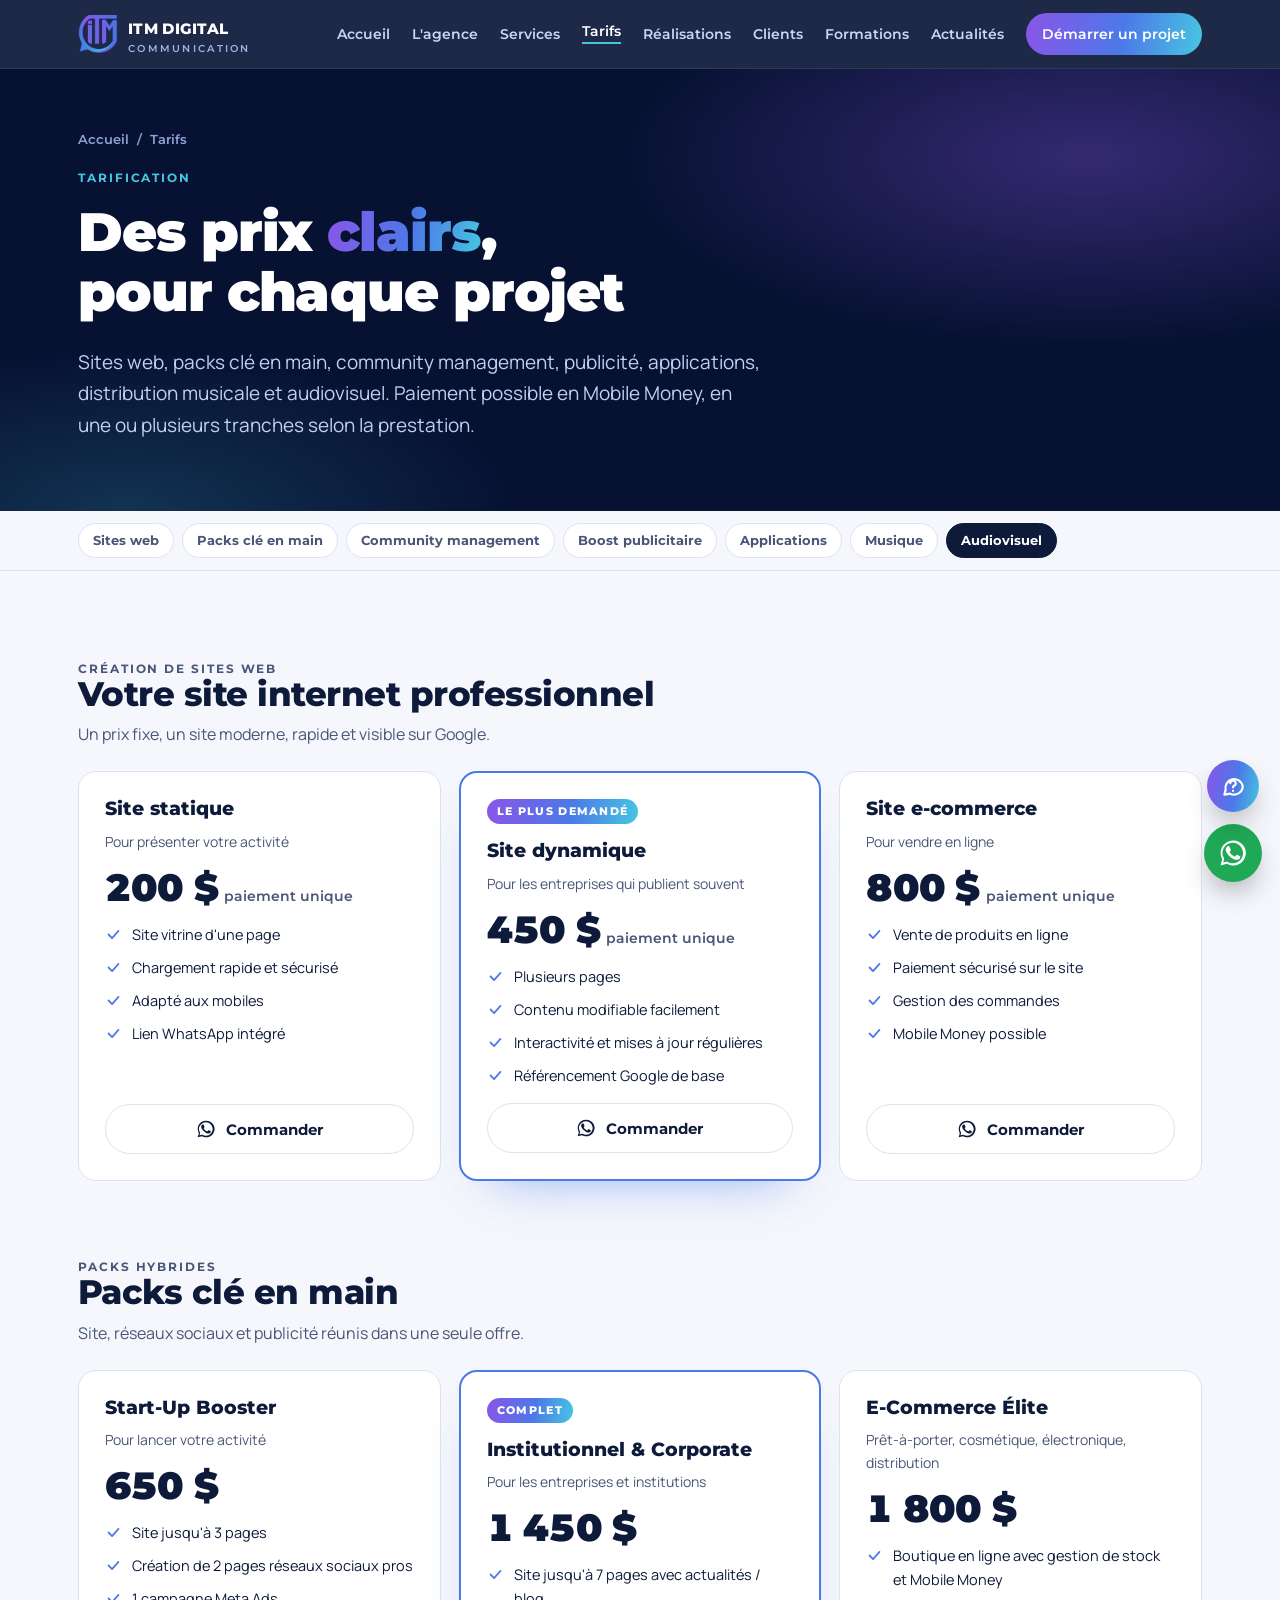
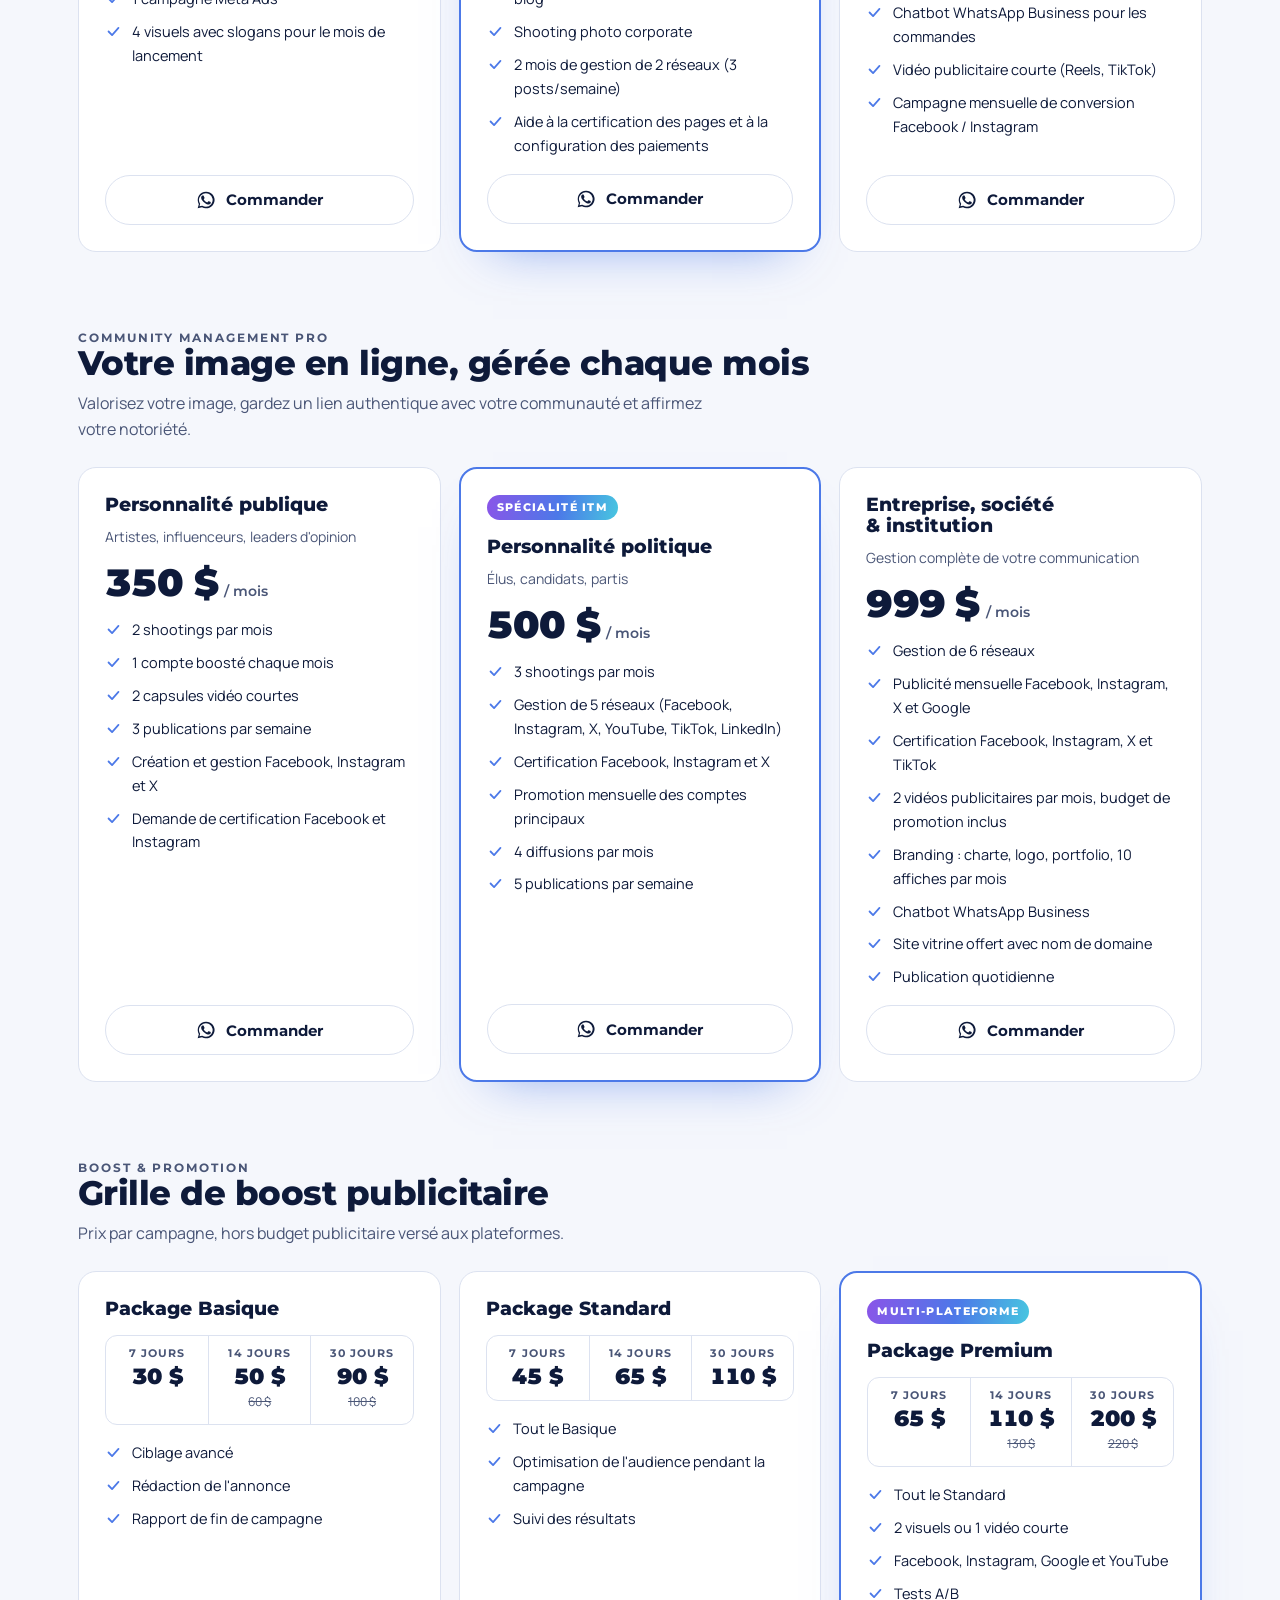
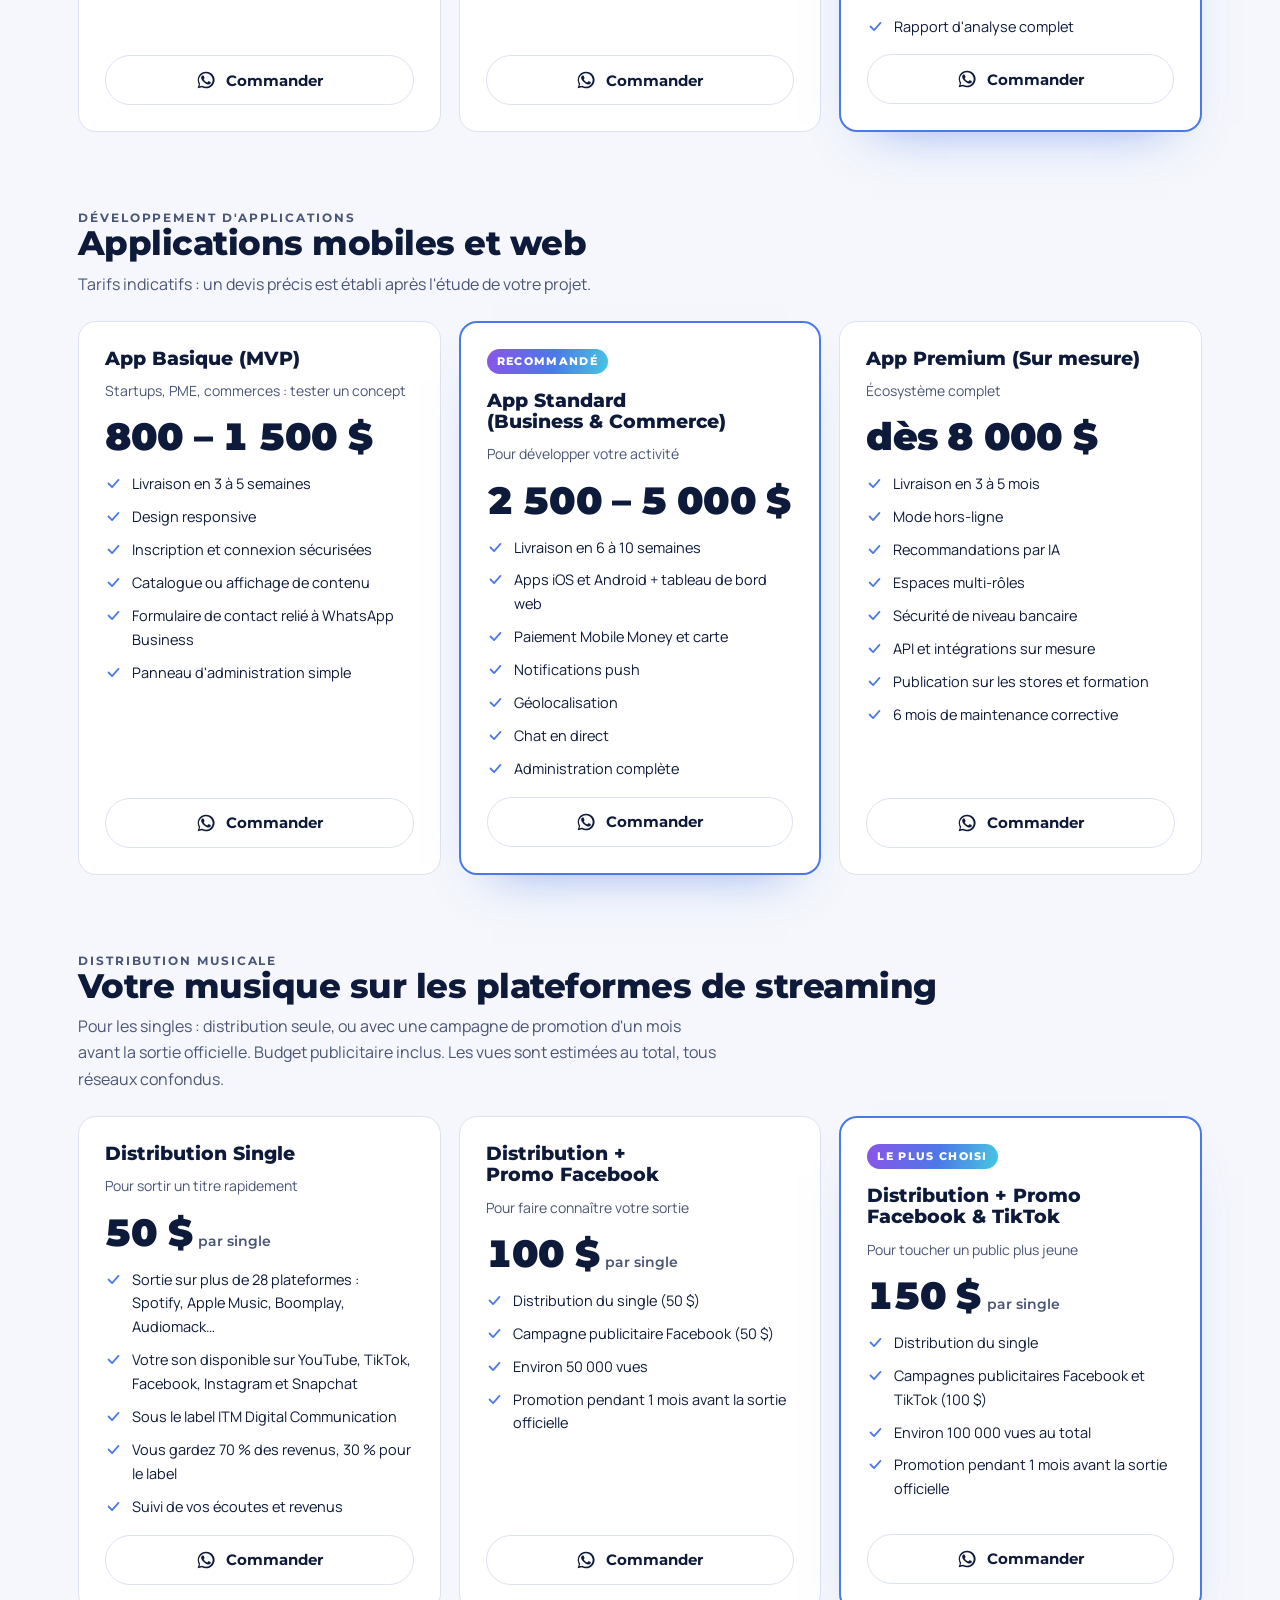
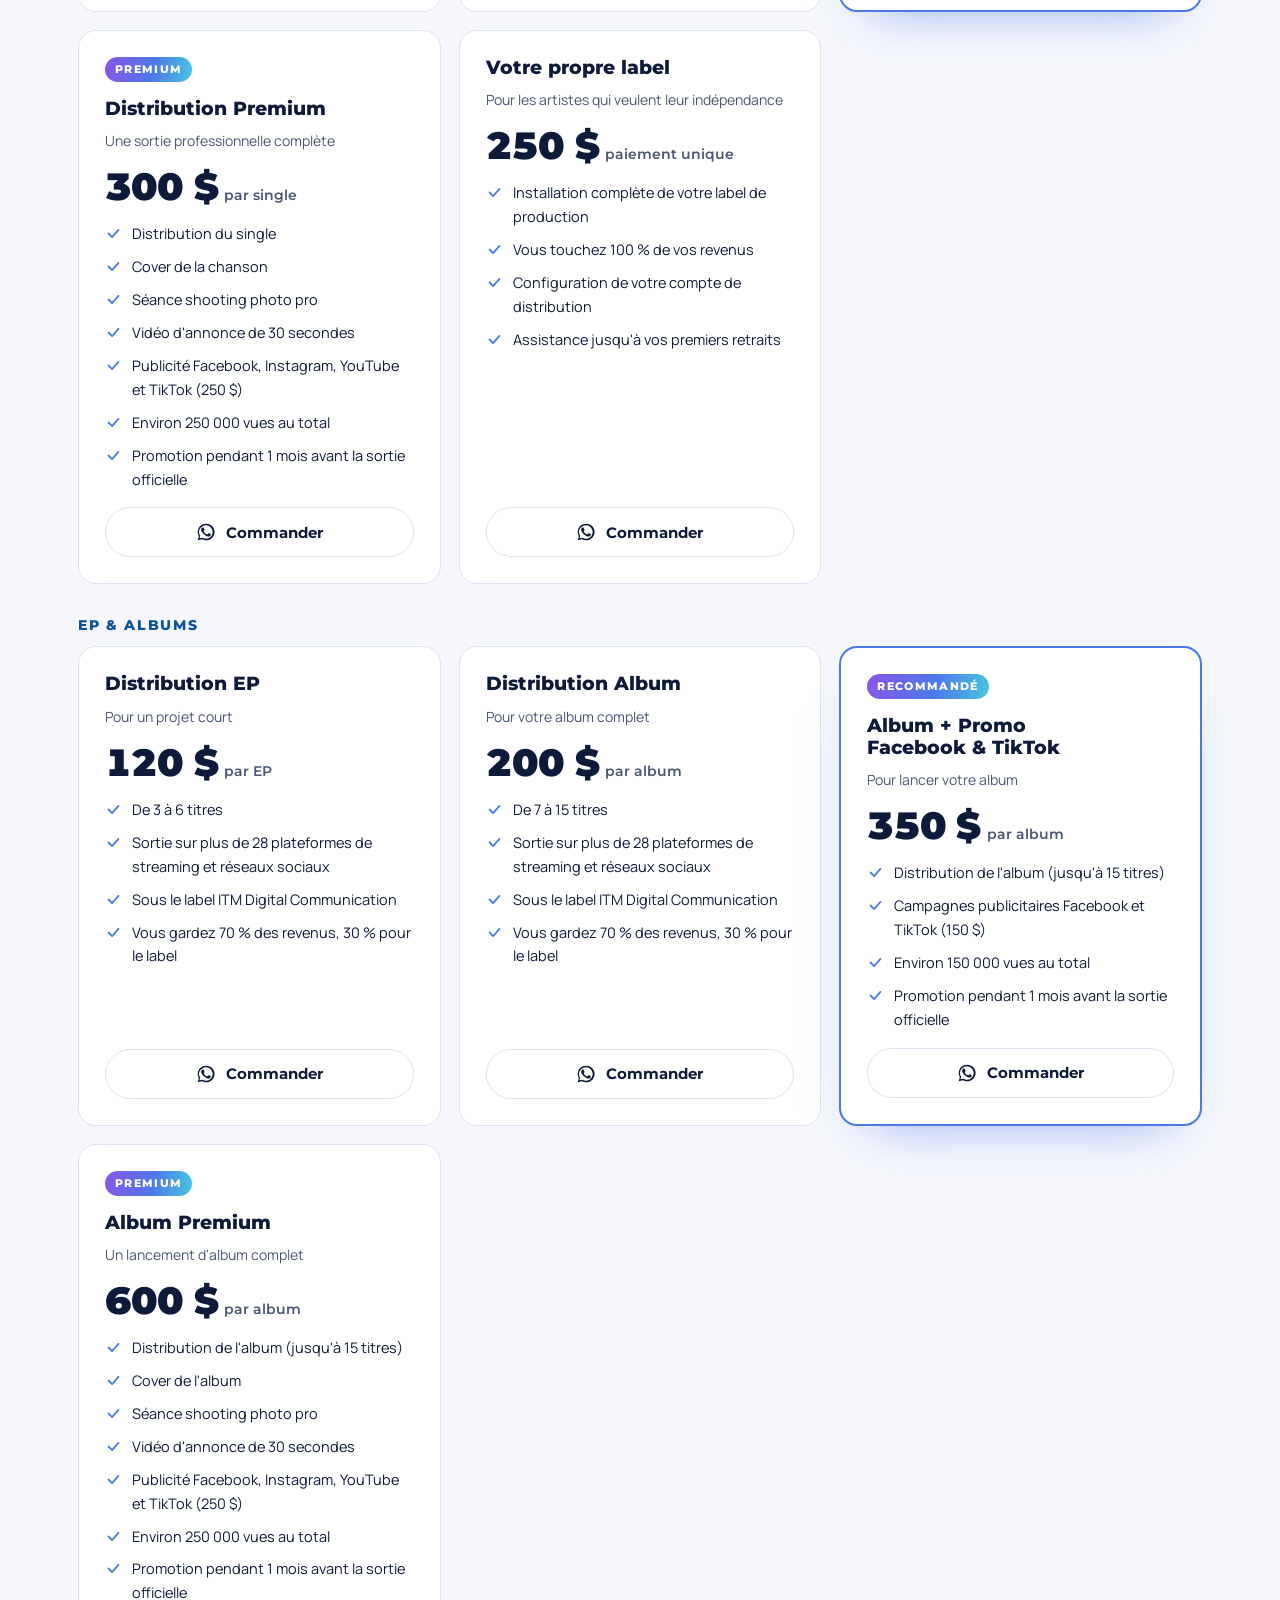
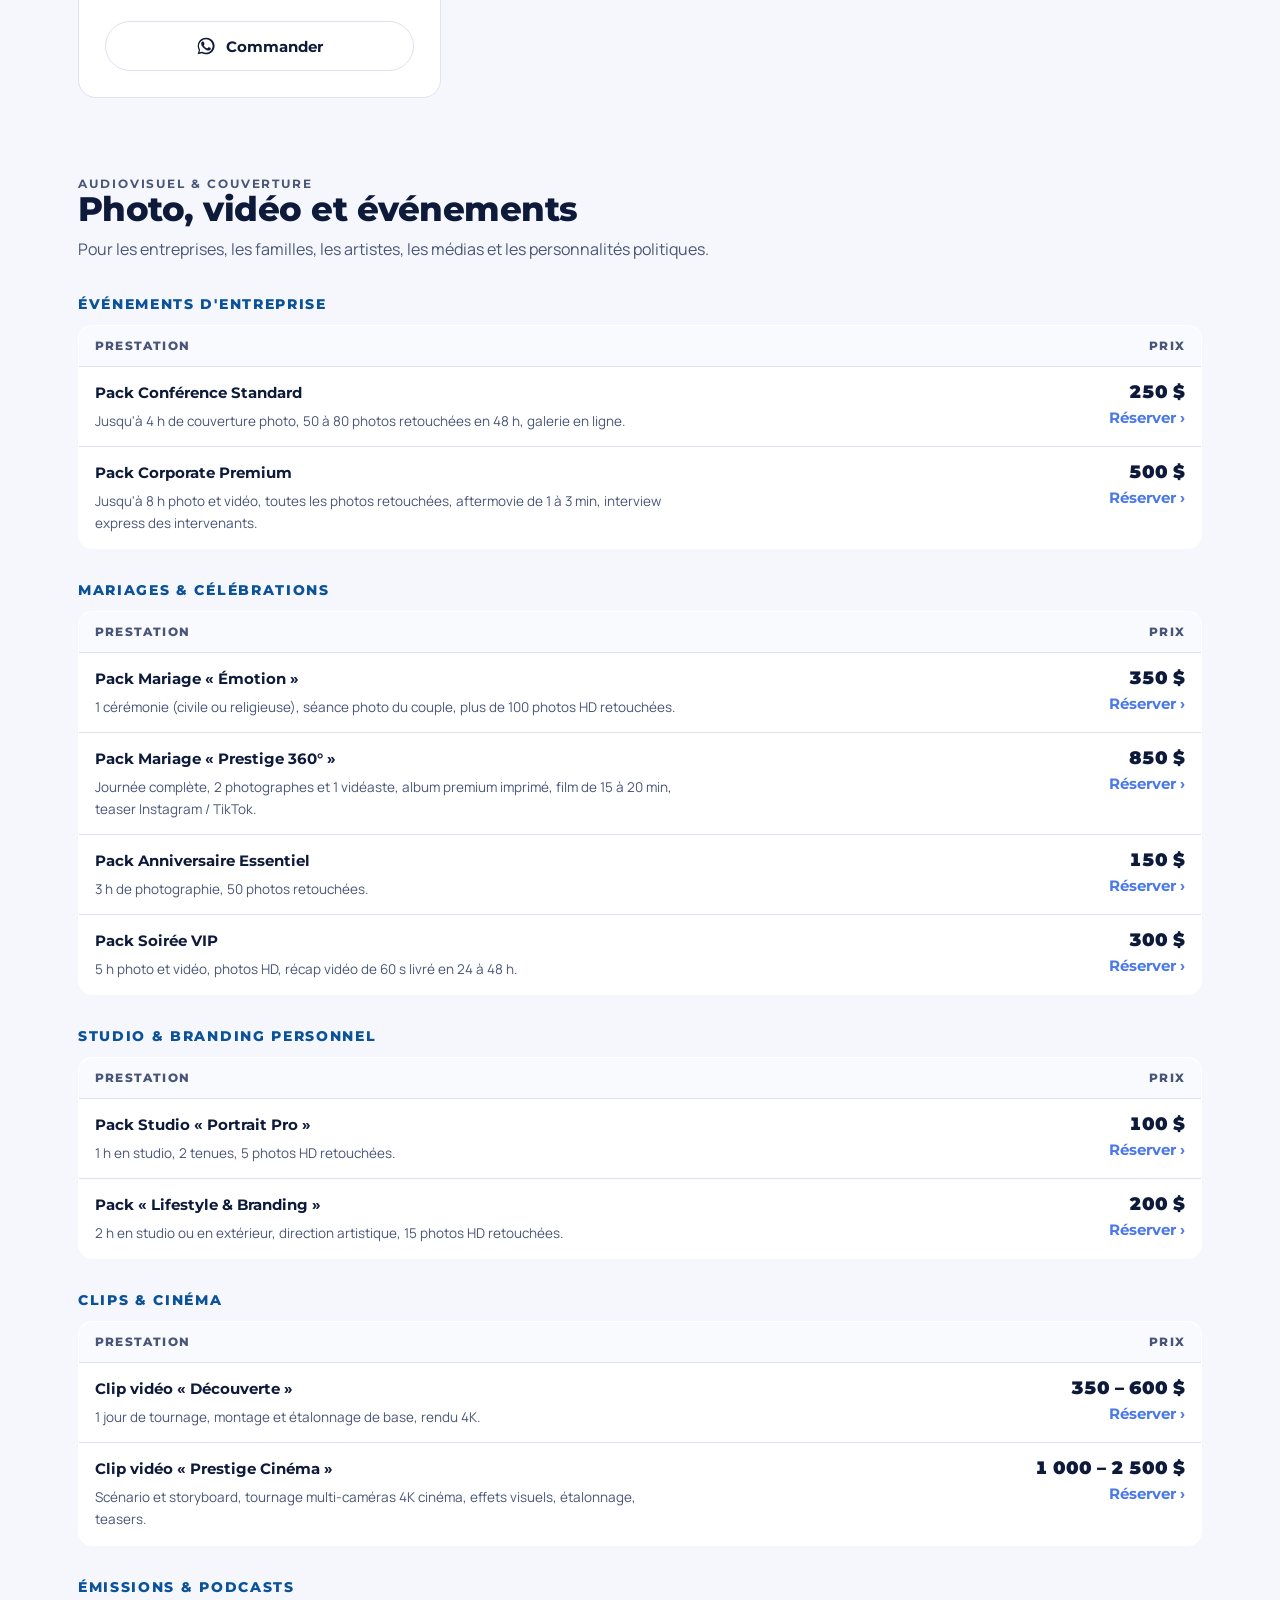
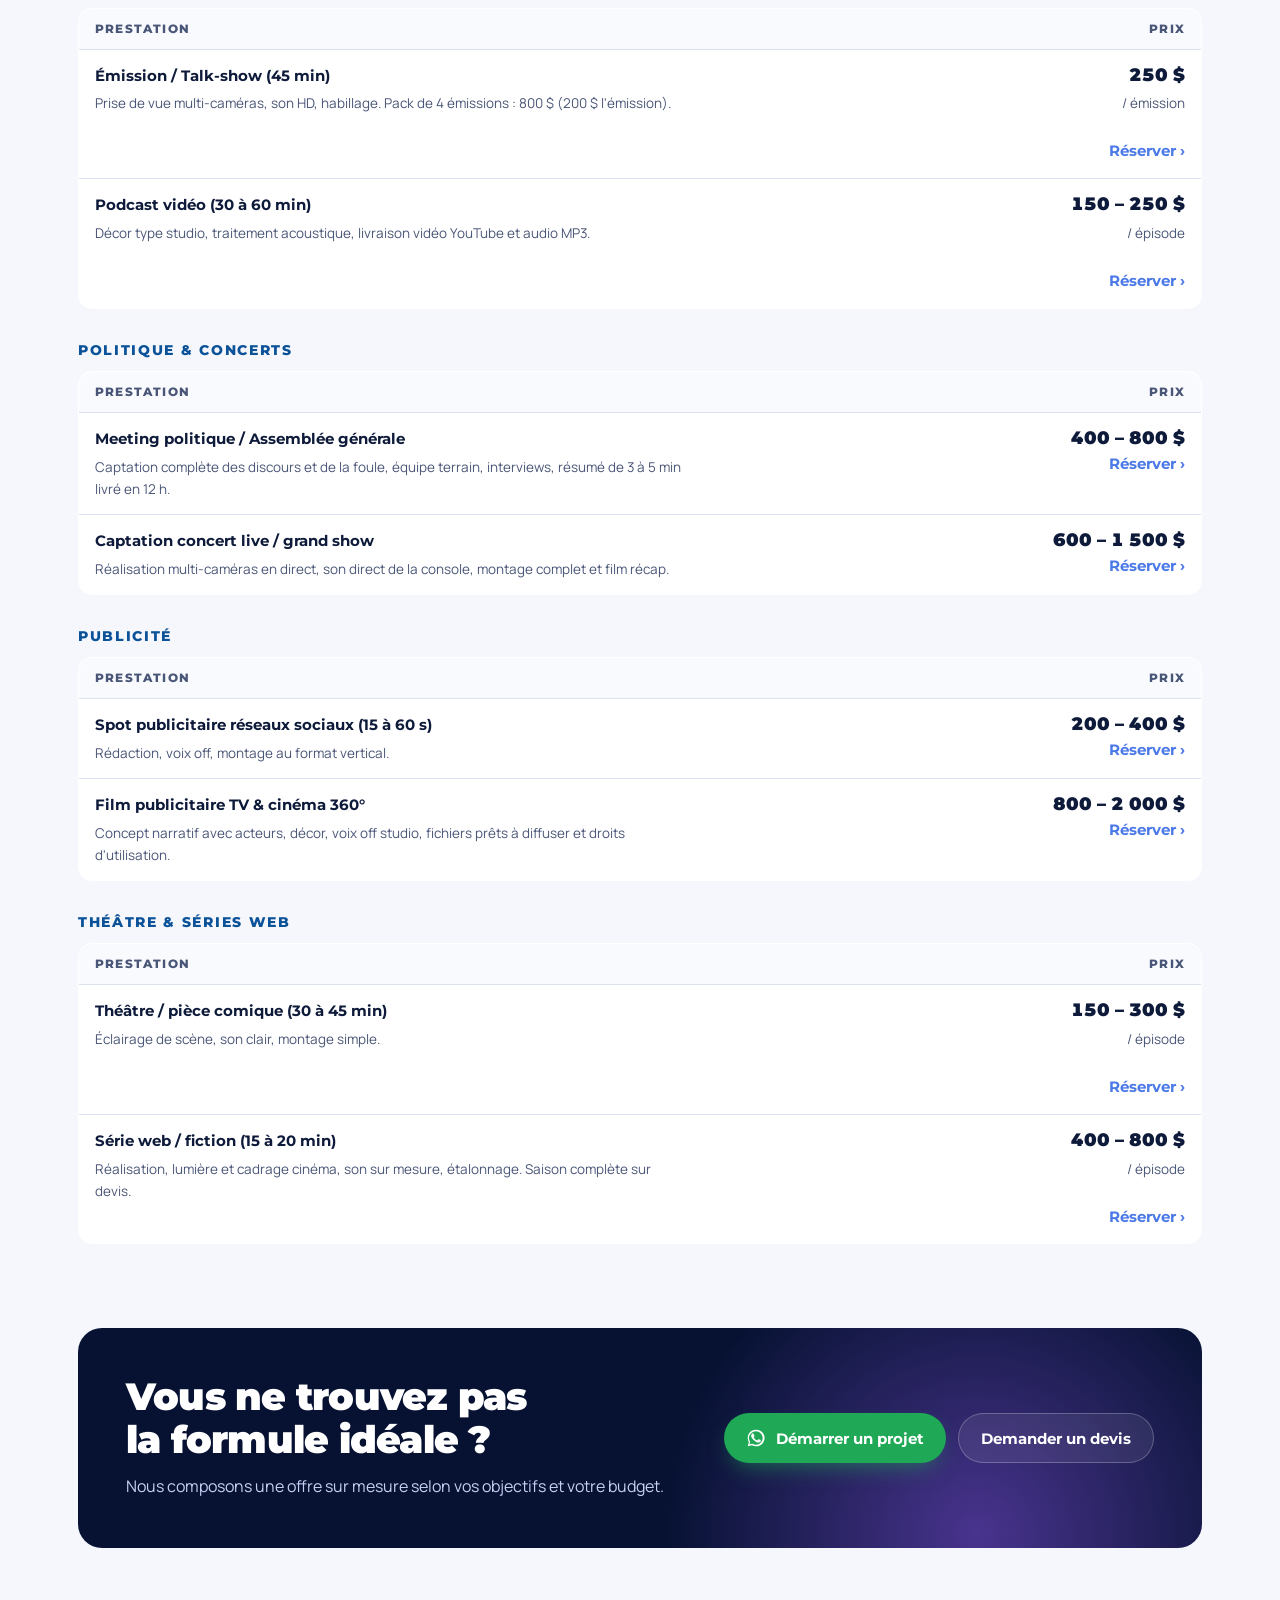
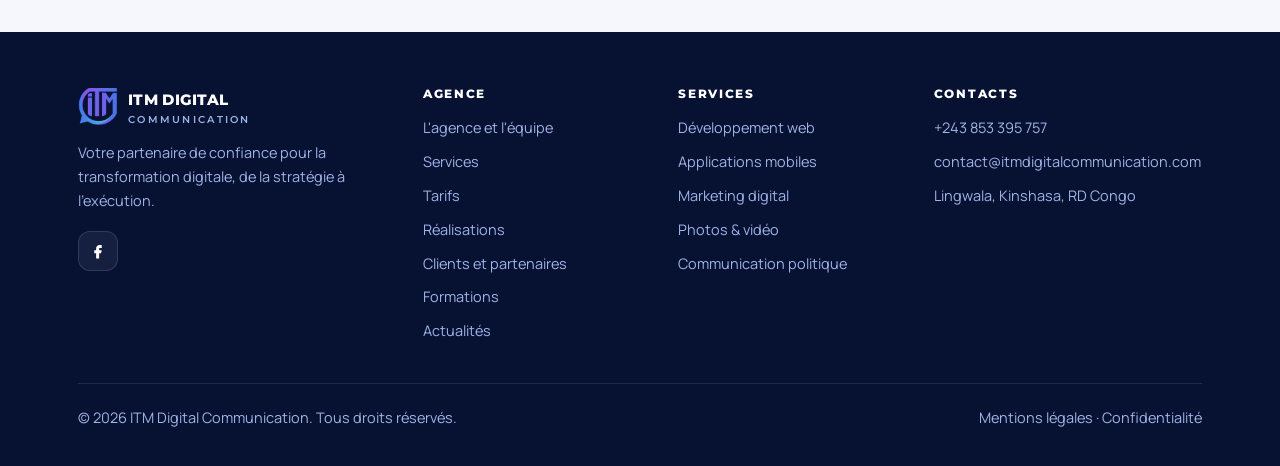
<file: tarification-services/index.html>
<!doctype html>
<html lang="fr">
<head>
<meta charset="utf-8">
<meta name="viewport" content="width=device-width, initial-scale=1, viewport-fit=cover">
<title>Tarifs : sites web, community management, publicité, vidéo | ITM Digital Communication</title>
<meta name="description" content="Prix des sites web dès 200 $, community management, boost publicitaire, applications, distribution musicale dès 50 $ et couverture audiovisuelle à Kinshasa.">
<link rel="canonical" href="https://itmdigitalcommunication.com/tarification-services/">
<meta name="theme-color" content="#071233">
<link rel="icon" type="image/png" href="../assets/favicon.png">
<link rel="manifest" href="/manifest.webmanifest">
<link rel="apple-touch-icon" href="/assets/app/apple-touch-icon.png">
<meta name="mobile-web-app-capable" content="yes">
<meta name="apple-mobile-web-app-capable" content="yes">
<meta name="apple-mobile-web-app-title" content="ITM Digital">
<meta name="apple-mobile-web-app-status-bar-style" content="black-translucent">
<meta property="og:type" content="website">
<meta property="og:site_name" content="ITM Digital Communication">
<meta property="og:title" content="Tarifs : sites web, community management, publicité, vidéo | ITM Digital Communication">
<meta property="og:description" content="Prix des sites web dès 200 $, community management, boost publicitaire, applications, distribution musicale dès 50 $ et couverture audiovisuelle à Kinshasa.">
<meta property="og:url" content="https://itmdigitalcommunication.com/tarification-services/">
<meta property="og:image" content="https://itmdigitalcommunication.com/assets/itm-logo.png">
<meta property="og:locale" content="fr_CD">
<link rel="preconnect" href="https://fonts.googleapis.com">
<link rel="preconnect" href="https://fonts.gstatic.com" crossorigin>
<link rel="stylesheet" href="https://fonts.googleapis.com/css2?family=Montserrat:wght@500;700;800;900&family=Manrope:wght@400;500;600;700&display=swap">
<link rel="stylesheet" href="../assets/style.css?v=bdfbe7b0">
<script type="application/ld+json">{"@context": "https://schema.org", "@type": "ProfessionalService", "name": "ITM Digital Communication", "url": "https://itmdigitalcommunication.com/", "logo": "https://itmdigitalcommunication.com/assets/itm-logo.png", "image": "https://itmdigitalcommunication.com/assets/itm-logo.png", "email": "contact@itmdigitalcommunication.com", "telephone": "+243853395757", "priceRange": "$$", "address": {"@type": "PostalAddress", "addressLocality": "Lingwala, Kinshasa", "addressCountry": "CD"}, "areaServed": "République démocratique du Congo", "sameAs": ["https://www.facebook.com/benjmansambu1"], "foundingDate": "2022", "founder": [{"@type": "Person", "name": "Benj Mansambu Lupini", "jobTitle": "CEO"}, {"@type": "Person", "name": "Trésor Mbokila", "jobTitle": "COO"}], "description": "Agence 360° : marketing digital, sites web, applications mobiles, photo et vidéo, communication politique et de marque."}</script>
</head>
<body>
<header class="top"><div class="wrap">
  <a class="brand" href="../" aria-label="ITM Digital Communication, accueil"><img src="../assets/itm-icon.png" alt="" width="40" height="40"><span><b>ITM DIGITAL</b><small>COMMUNICATION</small></span></a>
  <button class="burger" id="burger" aria-label="Ouvrir le menu" aria-expanded="false" aria-controls="nav"><svg viewBox="0 0 24 24" fill="none" stroke="currentColor" stroke-width="2" stroke-linecap="round"><path d="M4 7h16M4 12h16M4 17h16"/></svg></button>
  <nav class="nav" id="nav" aria-label="Navigation principale"><a href="../">Accueil</a><a href="../a-propos/">L'agence</a><a href="../services-presence-en-ligne/">Services</a><a href="../tarification-services/" aria-current="page">Tarifs</a><a href="../portfolio-galerie/">Réalisations</a><a href="../clients-et-partenaires-agence-de-communication/">Clients</a><a href="../formations/">Formations</a><a href="https://actualites.itmdigitalcommunication.com/">Actualités</a><a class="btn btn-grad btn-sm" href="../contact/">Démarrer un projet</a></nav>
</div></header>
<main>
<section class="page-head"><div class="wrap">
  <nav class="crumbs" aria-label="Fil d'Ariane"><a href="../">Accueil</a><span>/</span><span>Tarifs</span></nav>
  <p class="eyebrow" style="margin-top:22px">Tarification</p>
  <h1>Des prix <span class="grad-text">clairs</span>, pour chaque projet</h1>
  <p class="lead">Sites web, packs clé en main, community management, publicité, applications, distribution musicale et audiovisuel. Paiement possible en Mobile Money, en une ou plusieurs tranches selon la prestation.</p>
  
</div></section>
<div class="jump"><div class="wrap">
  <a class="chip on" href="#sites">Sites web</a><a class="chip" href="#packs">Packs clé en main</a><a class="chip" href="#community">Community management</a><a class="chip" href="#boost">Boost publicitaire</a><a class="chip" href="#apps">Applications</a><a class="chip" href="#musique">Musique</a><a class="chip" href="#audiovisuel">Audiovisuel</a>
</div></div>
<section class="sec"><div class="wrap">
  <div class="price-group" id="sites"><div class="pg-head"><div><p class="eyebrow">Création de sites web</p><h2>Votre site internet professionnel</h2><p>Un prix fixe, un site moderne, rapide et visible sur Google.</p></div></div><div class="grid g3"><article class="plan">
  
  <h3>Site statique</h3><p class="for">Pour présenter votre activité</p>
  <div class="amount"><b>200 $</b><small>paiement unique</small></div>
  <ul class=""><li><svg viewBox="0 0 24 24" fill="none" stroke="currentColor" stroke-width="2.5" stroke-linecap="round" stroke-linejoin="round"><path d="m5 12 5 5 9-10"/></svg><span>Site vitrine d'une page</span></li><li><svg viewBox="0 0 24 24" fill="none" stroke="currentColor" stroke-width="2.5" stroke-linecap="round" stroke-linejoin="round"><path d="m5 12 5 5 9-10"/></svg><span>Chargement rapide et sécurisé</span></li><li><svg viewBox="0 0 24 24" fill="none" stroke="currentColor" stroke-width="2.5" stroke-linecap="round" stroke-linejoin="round"><path d="m5 12 5 5 9-10"/></svg><span>Adapté aux mobiles</span></li><li><svg viewBox="0 0 24 24" fill="none" stroke="currentColor" stroke-width="2.5" stroke-linecap="round" stroke-linejoin="round"><path d="m5 12 5 5 9-10"/></svg><span>Lien WhatsApp intégré</span></li></ul>
  <a class="btn btn-line" data-wa="Bonjour ITM Digital, je suis intéressé(e) par : Site statique (200 $). Pouvez-vous me donner plus de détails ?" data-ref="TARIF-SITE-STATIQUE" href="https://wa.me/243853395757"><svg viewBox="0 0 24 24" fill="currentColor" aria-hidden="true"><path d="M17.5 14.4c-.3-.1-1.7-.8-2-.9-.3-.1-.5-.1-.7.1-.2.3-.8.9-.9 1.1-.2.2-.3.2-.6.1-.3-.1-1.2-.5-2.3-1.4-.9-.8-1.4-1.7-1.6-2-.2-.3 0-.5.1-.6l.4-.5c.1-.2.2-.3.3-.5.1-.2 0-.4 0-.5l-.9-2.2c-.2-.6-.5-.5-.7-.5h-.6c-.2 0-.5.1-.8.4-.3.3-1 1-1 2.4s1 2.8 1.2 3c.1.2 2 3.1 4.9 4.3.7.3 1.2.5 1.6.6.7.2 1.3.2 1.8.1.6-.1 1.7-.7 1.9-1.4.2-.7.2-1.2.2-1.4-.1-.1-.3-.2-.6-.3zM12 2a10 10 0 0 0-8.6 15l-1.4 5 5.2-1.4A10 10 0 1 0 12 2zm0 18.2c-1.6 0-3.1-.4-4.4-1.2l-.3-.2-3.1.8.8-3-.2-.3A8.2 8.2 0 1 1 12 20.2z"/></svg>Commander</a>
</article><article class="plan hot">
  <span class="badge">Le plus demandé</span>
  <h3>Site dynamique</h3><p class="for">Pour les entreprises qui publient souvent</p>
  <div class="amount"><b>450 $</b><small>paiement unique</small></div>
  <ul class=""><li><svg viewBox="0 0 24 24" fill="none" stroke="currentColor" stroke-width="2.5" stroke-linecap="round" stroke-linejoin="round"><path d="m5 12 5 5 9-10"/></svg><span>Plusieurs pages</span></li><li><svg viewBox="0 0 24 24" fill="none" stroke="currentColor" stroke-width="2.5" stroke-linecap="round" stroke-linejoin="round"><path d="m5 12 5 5 9-10"/></svg><span>Contenu modifiable facilement</span></li><li><svg viewBox="0 0 24 24" fill="none" stroke="currentColor" stroke-width="2.5" stroke-linecap="round" stroke-linejoin="round"><path d="m5 12 5 5 9-10"/></svg><span>Interactivité et mises à jour régulières</span></li><li><svg viewBox="0 0 24 24" fill="none" stroke="currentColor" stroke-width="2.5" stroke-linecap="round" stroke-linejoin="round"><path d="m5 12 5 5 9-10"/></svg><span>Référencement Google de base</span></li></ul>
  <a class="btn btn-line" data-wa="Bonjour ITM Digital, je suis intéressé(e) par : Site dynamique (450 $). Pouvez-vous me donner plus de détails ?" data-ref="TARIF-SITE-DYNAMIQUE" href="https://wa.me/243853395757"><svg viewBox="0 0 24 24" fill="currentColor" aria-hidden="true"><path d="M17.5 14.4c-.3-.1-1.7-.8-2-.9-.3-.1-.5-.1-.7.1-.2.3-.8.9-.9 1.1-.2.2-.3.2-.6.1-.3-.1-1.2-.5-2.3-1.4-.9-.8-1.4-1.7-1.6-2-.2-.3 0-.5.1-.6l.4-.5c.1-.2.2-.3.3-.5.1-.2 0-.4 0-.5l-.9-2.2c-.2-.6-.5-.5-.7-.5h-.6c-.2 0-.5.1-.8.4-.3.3-1 1-1 2.4s1 2.8 1.2 3c.1.2 2 3.1 4.9 4.3.7.3 1.2.5 1.6.6.7.2 1.3.2 1.8.1.6-.1 1.7-.7 1.9-1.4.2-.7.2-1.2.2-1.4-.1-.1-.3-.2-.6-.3zM12 2a10 10 0 0 0-8.6 15l-1.4 5 5.2-1.4A10 10 0 1 0 12 2zm0 18.2c-1.6 0-3.1-.4-4.4-1.2l-.3-.2-3.1.8.8-3-.2-.3A8.2 8.2 0 1 1 12 20.2z"/></svg>Commander</a>
</article><article class="plan">
  
  <h3>Site e-commerce</h3><p class="for">Pour vendre en ligne</p>
  <div class="amount"><b>800 $</b><small>paiement unique</small></div>
  <ul class=""><li><svg viewBox="0 0 24 24" fill="none" stroke="currentColor" stroke-width="2.5" stroke-linecap="round" stroke-linejoin="round"><path d="m5 12 5 5 9-10"/></svg><span>Vente de produits en ligne</span></li><li><svg viewBox="0 0 24 24" fill="none" stroke="currentColor" stroke-width="2.5" stroke-linecap="round" stroke-linejoin="round"><path d="m5 12 5 5 9-10"/></svg><span>Paiement sécurisé sur le site</span></li><li><svg viewBox="0 0 24 24" fill="none" stroke="currentColor" stroke-width="2.5" stroke-linecap="round" stroke-linejoin="round"><path d="m5 12 5 5 9-10"/></svg><span>Gestion des commandes</span></li><li><svg viewBox="0 0 24 24" fill="none" stroke="currentColor" stroke-width="2.5" stroke-linecap="round" stroke-linejoin="round"><path d="m5 12 5 5 9-10"/></svg><span>Mobile Money possible</span></li></ul>
  <a class="btn btn-line" data-wa="Bonjour ITM Digital, je suis intéressé(e) par : Site e-commerce (800 $). Pouvez-vous me donner plus de détails ?" data-ref="TARIF-SITE-E-COMMERCE" href="https://wa.me/243853395757"><svg viewBox="0 0 24 24" fill="currentColor" aria-hidden="true"><path d="M17.5 14.4c-.3-.1-1.7-.8-2-.9-.3-.1-.5-.1-.7.1-.2.3-.8.9-.9 1.1-.2.2-.3.2-.6.1-.3-.1-1.2-.5-2.3-1.4-.9-.8-1.4-1.7-1.6-2-.2-.3 0-.5.1-.6l.4-.5c.1-.2.2-.3.3-.5.1-.2 0-.4 0-.5l-.9-2.2c-.2-.6-.5-.5-.7-.5h-.6c-.2 0-.5.1-.8.4-.3.3-1 1-1 2.4s1 2.8 1.2 3c.1.2 2 3.1 4.9 4.3.7.3 1.2.5 1.6.6.7.2 1.3.2 1.8.1.6-.1 1.7-.7 1.9-1.4.2-.7.2-1.2.2-1.4-.1-.1-.3-.2-.6-.3zM12 2a10 10 0 0 0-8.6 15l-1.4 5 5.2-1.4A10 10 0 1 0 12 2zm0 18.2c-1.6 0-3.1-.4-4.4-1.2l-.3-.2-3.1.8.8-3-.2-.3A8.2 8.2 0 1 1 12 20.2z"/></svg>Commander</a>
</article></div></div>
  <div class="price-group" id="packs"><div class="pg-head"><div><p class="eyebrow">Packs hybrides</p><h2>Packs clé en main</h2><p>Site, réseaux sociaux et publicité réunis dans une seule offre.</p></div></div><div class="grid g3"><article class="plan">
  
  <h3>Start-Up Booster</h3><p class="for">Pour lancer votre activité</p>
  <div class="amount"><b>650 $</b></div>
  <ul class=""><li><svg viewBox="0 0 24 24" fill="none" stroke="currentColor" stroke-width="2.5" stroke-linecap="round" stroke-linejoin="round"><path d="m5 12 5 5 9-10"/></svg><span>Site jusqu'à 3 pages</span></li><li><svg viewBox="0 0 24 24" fill="none" stroke="currentColor" stroke-width="2.5" stroke-linecap="round" stroke-linejoin="round"><path d="m5 12 5 5 9-10"/></svg><span>Création de 2 pages réseaux sociaux pros</span></li><li><svg viewBox="0 0 24 24" fill="none" stroke="currentColor" stroke-width="2.5" stroke-linecap="round" stroke-linejoin="round"><path d="m5 12 5 5 9-10"/></svg><span>1 campagne Meta Ads</span></li><li><svg viewBox="0 0 24 24" fill="none" stroke="currentColor" stroke-width="2.5" stroke-linecap="round" stroke-linejoin="round"><path d="m5 12 5 5 9-10"/></svg><span>4 visuels avec slogans pour le mois de lancement</span></li></ul>
  <a class="btn btn-line" data-wa="Bonjour ITM Digital, je suis intéressé(e) par : Start-Up Booster (650 $). Pouvez-vous me donner plus de détails ?" data-ref="TARIF-START-UP-BOOSTER" href="https://wa.me/243853395757"><svg viewBox="0 0 24 24" fill="currentColor" aria-hidden="true"><path d="M17.5 14.4c-.3-.1-1.7-.8-2-.9-.3-.1-.5-.1-.7.1-.2.3-.8.9-.9 1.1-.2.2-.3.2-.6.1-.3-.1-1.2-.5-2.3-1.4-.9-.8-1.4-1.7-1.6-2-.2-.3 0-.5.1-.6l.4-.5c.1-.2.2-.3.3-.5.1-.2 0-.4 0-.5l-.9-2.2c-.2-.6-.5-.5-.7-.5h-.6c-.2 0-.5.1-.8.4-.3.3-1 1-1 2.4s1 2.8 1.2 3c.1.2 2 3.1 4.9 4.3.7.3 1.2.5 1.6.6.7.2 1.3.2 1.8.1.6-.1 1.7-.7 1.9-1.4.2-.7.2-1.2.2-1.4-.1-.1-.3-.2-.6-.3zM12 2a10 10 0 0 0-8.6 15l-1.4 5 5.2-1.4A10 10 0 1 0 12 2zm0 18.2c-1.6 0-3.1-.4-4.4-1.2l-.3-.2-3.1.8.8-3-.2-.3A8.2 8.2 0 1 1 12 20.2z"/></svg>Commander</a>
</article><article class="plan hot">
  <span class="badge">Complet</span>
  <h3>Institutionnel &amp; Corporate</h3><p class="for">Pour les entreprises et institutions</p>
  <div class="amount"><b>1 450 $</b></div>
  <ul class=""><li><svg viewBox="0 0 24 24" fill="none" stroke="currentColor" stroke-width="2.5" stroke-linecap="round" stroke-linejoin="round"><path d="m5 12 5 5 9-10"/></svg><span>Site jusqu'à 7 pages avec actualités / blog</span></li><li><svg viewBox="0 0 24 24" fill="none" stroke="currentColor" stroke-width="2.5" stroke-linecap="round" stroke-linejoin="round"><path d="m5 12 5 5 9-10"/></svg><span>Shooting photo corporate</span></li><li><svg viewBox="0 0 24 24" fill="none" stroke="currentColor" stroke-width="2.5" stroke-linecap="round" stroke-linejoin="round"><path d="m5 12 5 5 9-10"/></svg><span>2 mois de gestion de 2 réseaux (3 posts/semaine)</span></li><li><svg viewBox="0 0 24 24" fill="none" stroke="currentColor" stroke-width="2.5" stroke-linecap="round" stroke-linejoin="round"><path d="m5 12 5 5 9-10"/></svg><span>Aide à la certification des pages et à la configuration des paiements</span></li></ul>
  <a class="btn btn-line" data-wa="Bonjour ITM Digital, je suis intéressé(e) par : Institutionnel &amp;amp; Corporate (1 450 $). Pouvez-vous me donner plus de détails ?" data-ref="TARIF-INSTITUTIONNEL-CORPORATE" href="https://wa.me/243853395757"><svg viewBox="0 0 24 24" fill="currentColor" aria-hidden="true"><path d="M17.5 14.4c-.3-.1-1.7-.8-2-.9-.3-.1-.5-.1-.7.1-.2.3-.8.9-.9 1.1-.2.2-.3.2-.6.1-.3-.1-1.2-.5-2.3-1.4-.9-.8-1.4-1.7-1.6-2-.2-.3 0-.5.1-.6l.4-.5c.1-.2.2-.3.3-.5.1-.2 0-.4 0-.5l-.9-2.2c-.2-.6-.5-.5-.7-.5h-.6c-.2 0-.5.1-.8.4-.3.3-1 1-1 2.4s1 2.8 1.2 3c.1.2 2 3.1 4.9 4.3.7.3 1.2.5 1.6.6.7.2 1.3.2 1.8.1.6-.1 1.7-.7 1.9-1.4.2-.7.2-1.2.2-1.4-.1-.1-.3-.2-.6-.3zM12 2a10 10 0 0 0-8.6 15l-1.4 5 5.2-1.4A10 10 0 1 0 12 2zm0 18.2c-1.6 0-3.1-.4-4.4-1.2l-.3-.2-3.1.8.8-3-.2-.3A8.2 8.2 0 1 1 12 20.2z"/></svg>Commander</a>
</article><article class="plan">
  
  <h3>E-Commerce Élite</h3><p class="for">Prêt-à-porter, cosmétique, électronique, distribution</p>
  <div class="amount"><b>1 800 $</b></div>
  <ul class=""><li><svg viewBox="0 0 24 24" fill="none" stroke="currentColor" stroke-width="2.5" stroke-linecap="round" stroke-linejoin="round"><path d="m5 12 5 5 9-10"/></svg><span>Boutique en ligne avec gestion de stock et Mobile Money</span></li><li><svg viewBox="0 0 24 24" fill="none" stroke="currentColor" stroke-width="2.5" stroke-linecap="round" stroke-linejoin="round"><path d="m5 12 5 5 9-10"/></svg><span>Chatbot WhatsApp Business pour les commandes</span></li><li><svg viewBox="0 0 24 24" fill="none" stroke="currentColor" stroke-width="2.5" stroke-linecap="round" stroke-linejoin="round"><path d="m5 12 5 5 9-10"/></svg><span>Vidéo publicitaire courte (Reels, TikTok)</span></li><li><svg viewBox="0 0 24 24" fill="none" stroke="currentColor" stroke-width="2.5" stroke-linecap="round" stroke-linejoin="round"><path d="m5 12 5 5 9-10"/></svg><span>Campagne mensuelle de conversion Facebook / Instagram</span></li></ul>
  <a class="btn btn-line" data-wa="Bonjour ITM Digital, je suis intéressé(e) par : E-Commerce Élite (1 800 $). Pouvez-vous me donner plus de détails ?" data-ref="TARIF-E-COMMERCE-ELITE" href="https://wa.me/243853395757"><svg viewBox="0 0 24 24" fill="currentColor" aria-hidden="true"><path d="M17.5 14.4c-.3-.1-1.7-.8-2-.9-.3-.1-.5-.1-.7.1-.2.3-.8.9-.9 1.1-.2.2-.3.2-.6.1-.3-.1-1.2-.5-2.3-1.4-.9-.8-1.4-1.7-1.6-2-.2-.3 0-.5.1-.6l.4-.5c.1-.2.2-.3.3-.5.1-.2 0-.4 0-.5l-.9-2.2c-.2-.6-.5-.5-.7-.5h-.6c-.2 0-.5.1-.8.4-.3.3-1 1-1 2.4s1 2.8 1.2 3c.1.2 2 3.1 4.9 4.3.7.3 1.2.5 1.6.6.7.2 1.3.2 1.8.1.6-.1 1.7-.7 1.9-1.4.2-.7.2-1.2.2-1.4-.1-.1-.3-.2-.6-.3zM12 2a10 10 0 0 0-8.6 15l-1.4 5 5.2-1.4A10 10 0 1 0 12 2zm0 18.2c-1.6 0-3.1-.4-4.4-1.2l-.3-.2-3.1.8.8-3-.2-.3A8.2 8.2 0 1 1 12 20.2z"/></svg>Commander</a>
</article></div></div>
  <div class="price-group" id="community"><div class="pg-head"><div><p class="eyebrow">Community management pro</p><h2>Votre image en ligne, gérée chaque mois</h2><p>Valorisez votre image, gardez un lien authentique avec votre communauté et affirmez votre notoriété.</p></div></div><div class="grid g3"><article class="plan">
  
  <h3>Personnalité publique</h3><p class="for">Artistes, influenceurs, leaders d'opinion</p>
  <div class="amount"><b>350 $</b><small>/ mois</small></div>
  <ul class=""><li><svg viewBox="0 0 24 24" fill="none" stroke="currentColor" stroke-width="2.5" stroke-linecap="round" stroke-linejoin="round"><path d="m5 12 5 5 9-10"/></svg><span>2 shootings par mois</span></li><li><svg viewBox="0 0 24 24" fill="none" stroke="currentColor" stroke-width="2.5" stroke-linecap="round" stroke-linejoin="round"><path d="m5 12 5 5 9-10"/></svg><span>1 compte boosté chaque mois</span></li><li><svg viewBox="0 0 24 24" fill="none" stroke="currentColor" stroke-width="2.5" stroke-linecap="round" stroke-linejoin="round"><path d="m5 12 5 5 9-10"/></svg><span>2 capsules vidéo courtes</span></li><li><svg viewBox="0 0 24 24" fill="none" stroke="currentColor" stroke-width="2.5" stroke-linecap="round" stroke-linejoin="round"><path d="m5 12 5 5 9-10"/></svg><span>3 publications par semaine</span></li><li><svg viewBox="0 0 24 24" fill="none" stroke="currentColor" stroke-width="2.5" stroke-linecap="round" stroke-linejoin="round"><path d="m5 12 5 5 9-10"/></svg><span>Création et gestion Facebook, Instagram et X</span></li><li><svg viewBox="0 0 24 24" fill="none" stroke="currentColor" stroke-width="2.5" stroke-linecap="round" stroke-linejoin="round"><path d="m5 12 5 5 9-10"/></svg><span>Demande de certification Facebook et Instagram</span></li></ul>
  <a class="btn btn-line" data-wa="Bonjour ITM Digital, je suis intéressé(e) par : Personnalité publique (350 $). Pouvez-vous me donner plus de détails ?" data-ref="TARIF-PERSONNALITE-PUBLIQUE" href="https://wa.me/243853395757"><svg viewBox="0 0 24 24" fill="currentColor" aria-hidden="true"><path d="M17.5 14.4c-.3-.1-1.7-.8-2-.9-.3-.1-.5-.1-.7.1-.2.3-.8.9-.9 1.1-.2.2-.3.2-.6.1-.3-.1-1.2-.5-2.3-1.4-.9-.8-1.4-1.7-1.6-2-.2-.3 0-.5.1-.6l.4-.5c.1-.2.2-.3.3-.5.1-.2 0-.4 0-.5l-.9-2.2c-.2-.6-.5-.5-.7-.5h-.6c-.2 0-.5.1-.8.4-.3.3-1 1-1 2.4s1 2.8 1.2 3c.1.2 2 3.1 4.9 4.3.7.3 1.2.5 1.6.6.7.2 1.3.2 1.8.1.6-.1 1.7-.7 1.9-1.4.2-.7.2-1.2.2-1.4-.1-.1-.3-.2-.6-.3zM12 2a10 10 0 0 0-8.6 15l-1.4 5 5.2-1.4A10 10 0 1 0 12 2zm0 18.2c-1.6 0-3.1-.4-4.4-1.2l-.3-.2-3.1.8.8-3-.2-.3A8.2 8.2 0 1 1 12 20.2z"/></svg>Commander</a>
</article><article class="plan hot">
  <span class="badge">Spécialité ITM</span>
  <h3>Personnalité politique</h3><p class="for">Élus, candidats, partis</p>
  <div class="amount"><b>500 $</b><small>/ mois</small></div>
  <ul class=""><li><svg viewBox="0 0 24 24" fill="none" stroke="currentColor" stroke-width="2.5" stroke-linecap="round" stroke-linejoin="round"><path d="m5 12 5 5 9-10"/></svg><span>3 shootings par mois</span></li><li><svg viewBox="0 0 24 24" fill="none" stroke="currentColor" stroke-width="2.5" stroke-linecap="round" stroke-linejoin="round"><path d="m5 12 5 5 9-10"/></svg><span>Gestion de 5 réseaux (Facebook, Instagram, X, YouTube, TikTok, LinkedIn)</span></li><li><svg viewBox="0 0 24 24" fill="none" stroke="currentColor" stroke-width="2.5" stroke-linecap="round" stroke-linejoin="round"><path d="m5 12 5 5 9-10"/></svg><span>Certification Facebook, Instagram et X</span></li><li><svg viewBox="0 0 24 24" fill="none" stroke="currentColor" stroke-width="2.5" stroke-linecap="round" stroke-linejoin="round"><path d="m5 12 5 5 9-10"/></svg><span>Promotion mensuelle des comptes principaux</span></li><li><svg viewBox="0 0 24 24" fill="none" stroke="currentColor" stroke-width="2.5" stroke-linecap="round" stroke-linejoin="round"><path d="m5 12 5 5 9-10"/></svg><span>4 diffusions par mois</span></li><li><svg viewBox="0 0 24 24" fill="none" stroke="currentColor" stroke-width="2.5" stroke-linecap="round" stroke-linejoin="round"><path d="m5 12 5 5 9-10"/></svg><span>5 publications par semaine</span></li></ul>
  <a class="btn btn-line" data-wa="Bonjour ITM Digital, je suis intéressé(e) par : Personnalité politique (500 $). Pouvez-vous me donner plus de détails ?" data-ref="TARIF-PERSONNALITE-POLITIQUE" href="https://wa.me/243853395757"><svg viewBox="0 0 24 24" fill="currentColor" aria-hidden="true"><path d="M17.5 14.4c-.3-.1-1.7-.8-2-.9-.3-.1-.5-.1-.7.1-.2.3-.8.9-.9 1.1-.2.2-.3.2-.6.1-.3-.1-1.2-.5-2.3-1.4-.9-.8-1.4-1.7-1.6-2-.2-.3 0-.5.1-.6l.4-.5c.1-.2.2-.3.3-.5.1-.2 0-.4 0-.5l-.9-2.2c-.2-.6-.5-.5-.7-.5h-.6c-.2 0-.5.1-.8.4-.3.3-1 1-1 2.4s1 2.8 1.2 3c.1.2 2 3.1 4.9 4.3.7.3 1.2.5 1.6.6.7.2 1.3.2 1.8.1.6-.1 1.7-.7 1.9-1.4.2-.7.2-1.2.2-1.4-.1-.1-.3-.2-.6-.3zM12 2a10 10 0 0 0-8.6 15l-1.4 5 5.2-1.4A10 10 0 1 0 12 2zm0 18.2c-1.6 0-3.1-.4-4.4-1.2l-.3-.2-3.1.8.8-3-.2-.3A8.2 8.2 0 1 1 12 20.2z"/></svg>Commander</a>
</article><article class="plan">
  
  <h3>Entreprise, société &amp; institution</h3><p class="for">Gestion complète de votre communication</p>
  <div class="amount"><b>999 $</b><small>/ mois</small></div>
  <ul class=""><li><svg viewBox="0 0 24 24" fill="none" stroke="currentColor" stroke-width="2.5" stroke-linecap="round" stroke-linejoin="round"><path d="m5 12 5 5 9-10"/></svg><span>Gestion de 6 réseaux</span></li><li><svg viewBox="0 0 24 24" fill="none" stroke="currentColor" stroke-width="2.5" stroke-linecap="round" stroke-linejoin="round"><path d="m5 12 5 5 9-10"/></svg><span>Publicité mensuelle Facebook, Instagram, X et Google</span></li><li><svg viewBox="0 0 24 24" fill="none" stroke="currentColor" stroke-width="2.5" stroke-linecap="round" stroke-linejoin="round"><path d="m5 12 5 5 9-10"/></svg><span>Certification Facebook, Instagram, X et TikTok</span></li><li><svg viewBox="0 0 24 24" fill="none" stroke="currentColor" stroke-width="2.5" stroke-linecap="round" stroke-linejoin="round"><path d="m5 12 5 5 9-10"/></svg><span>2 vidéos publicitaires par mois, budget de promotion inclus</span></li><li><svg viewBox="0 0 24 24" fill="none" stroke="currentColor" stroke-width="2.5" stroke-linecap="round" stroke-linejoin="round"><path d="m5 12 5 5 9-10"/></svg><span>Branding : charte, logo, portfolio, 10 affiches par mois</span></li><li><svg viewBox="0 0 24 24" fill="none" stroke="currentColor" stroke-width="2.5" stroke-linecap="round" stroke-linejoin="round"><path d="m5 12 5 5 9-10"/></svg><span>Chatbot WhatsApp Business</span></li><li><svg viewBox="0 0 24 24" fill="none" stroke="currentColor" stroke-width="2.5" stroke-linecap="round" stroke-linejoin="round"><path d="m5 12 5 5 9-10"/></svg><span>Site vitrine offert avec nom de domaine</span></li><li><svg viewBox="0 0 24 24" fill="none" stroke="currentColor" stroke-width="2.5" stroke-linecap="round" stroke-linejoin="round"><path d="m5 12 5 5 9-10"/></svg><span>Publication quotidienne</span></li></ul>
  <a class="btn btn-line" data-wa="Bonjour ITM Digital, je suis intéressé(e) par : Entreprise, société &amp;amp; institution (999 $). Pouvez-vous me donner plus de détails ?" data-ref="TARIF-ENTREPRISE-SOCIETE-INSTITUTION" href="https://wa.me/243853395757"><svg viewBox="0 0 24 24" fill="currentColor" aria-hidden="true"><path d="M17.5 14.4c-.3-.1-1.7-.8-2-.9-.3-.1-.5-.1-.7.1-.2.3-.8.9-.9 1.1-.2.2-.3.2-.6.1-.3-.1-1.2-.5-2.3-1.4-.9-.8-1.4-1.7-1.6-2-.2-.3 0-.5.1-.6l.4-.5c.1-.2.2-.3.3-.5.1-.2 0-.4 0-.5l-.9-2.2c-.2-.6-.5-.5-.7-.5h-.6c-.2 0-.5.1-.8.4-.3.3-1 1-1 2.4s1 2.8 1.2 3c.1.2 2 3.1 4.9 4.3.7.3 1.2.5 1.6.6.7.2 1.3.2 1.8.1.6-.1 1.7-.7 1.9-1.4.2-.7.2-1.2.2-1.4-.1-.1-.3-.2-.6-.3zM12 2a10 10 0 0 0-8.6 15l-1.4 5 5.2-1.4A10 10 0 1 0 12 2zm0 18.2c-1.6 0-3.1-.4-4.4-1.2l-.3-.2-3.1.8.8-3-.2-.3A8.2 8.2 0 1 1 12 20.2z"/></svg>Commander</a>
</article></div></div>
  <div class="price-group" id="boost"><div class="pg-head"><div><p class="eyebrow">Boost &amp; promotion</p><h2>Grille de boost publicitaire</h2><p>Prix par campagne, hors budget publicitaire versé aux plateformes.</p></div></div><div class="grid g3"><article class="plan"><h3>Package Basique</h3>
  <div class="tiers"><div><small>7 jours</small><b>30 $</b></div><div><small>14 jours</small><b>50 $</b><s>60 $</s></div><div><small>30 jours</small><b>90 $</b><s>100 $</s></div></div>
  <ul class=""><li><svg viewBox="0 0 24 24" fill="none" stroke="currentColor" stroke-width="2.5" stroke-linecap="round" stroke-linejoin="round"><path d="m5 12 5 5 9-10"/></svg><span>Ciblage avancé</span></li><li><svg viewBox="0 0 24 24" fill="none" stroke="currentColor" stroke-width="2.5" stroke-linecap="round" stroke-linejoin="round"><path d="m5 12 5 5 9-10"/></svg><span>Rédaction de l'annonce</span></li><li><svg viewBox="0 0 24 24" fill="none" stroke="currentColor" stroke-width="2.5" stroke-linecap="round" stroke-linejoin="round"><path d="m5 12 5 5 9-10"/></svg><span>Rapport de fin de campagne</span></li></ul><a class="btn btn-line" data-wa="Bonjour ITM Digital, je veux booster une publication avec le Package Basique. Quelle durée me conseillez-vous ?" data-ref="BOOST-PACKAGE-BASIQUE" href="https://wa.me/243853395757"><svg viewBox="0 0 24 24" fill="currentColor" aria-hidden="true"><path d="M17.5 14.4c-.3-.1-1.7-.8-2-.9-.3-.1-.5-.1-.7.1-.2.3-.8.9-.9 1.1-.2.2-.3.2-.6.1-.3-.1-1.2-.5-2.3-1.4-.9-.8-1.4-1.7-1.6-2-.2-.3 0-.5.1-.6l.4-.5c.1-.2.2-.3.3-.5.1-.2 0-.4 0-.5l-.9-2.2c-.2-.6-.5-.5-.7-.5h-.6c-.2 0-.5.1-.8.4-.3.3-1 1-1 2.4s1 2.8 1.2 3c.1.2 2 3.1 4.9 4.3.7.3 1.2.5 1.6.6.7.2 1.3.2 1.8.1.6-.1 1.7-.7 1.9-1.4.2-.7.2-1.2.2-1.4-.1-.1-.3-.2-.6-.3zM12 2a10 10 0 0 0-8.6 15l-1.4 5 5.2-1.4A10 10 0 1 0 12 2zm0 18.2c-1.6 0-3.1-.4-4.4-1.2l-.3-.2-3.1.8.8-3-.2-.3A8.2 8.2 0 1 1 12 20.2z"/></svg>Commander</a></article><article class="plan"><h3>Package Standard</h3>
  <div class="tiers"><div><small>7 jours</small><b>45 $</b></div><div><small>14 jours</small><b>65 $</b></div><div><small>30 jours</small><b>110 $</b></div></div>
  <ul class=""><li><svg viewBox="0 0 24 24" fill="none" stroke="currentColor" stroke-width="2.5" stroke-linecap="round" stroke-linejoin="round"><path d="m5 12 5 5 9-10"/></svg><span>Tout le Basique</span></li><li><svg viewBox="0 0 24 24" fill="none" stroke="currentColor" stroke-width="2.5" stroke-linecap="round" stroke-linejoin="round"><path d="m5 12 5 5 9-10"/></svg><span>Optimisation de l'audience pendant la campagne</span></li><li><svg viewBox="0 0 24 24" fill="none" stroke="currentColor" stroke-width="2.5" stroke-linecap="round" stroke-linejoin="round"><path d="m5 12 5 5 9-10"/></svg><span>Suivi des résultats</span></li></ul><a class="btn btn-line" data-wa="Bonjour ITM Digital, je veux booster une publication avec le Package Standard. Quelle durée me conseillez-vous ?" data-ref="BOOST-PACKAGE-STANDARD" href="https://wa.me/243853395757"><svg viewBox="0 0 24 24" fill="currentColor" aria-hidden="true"><path d="M17.5 14.4c-.3-.1-1.7-.8-2-.9-.3-.1-.5-.1-.7.1-.2.3-.8.9-.9 1.1-.2.2-.3.2-.6.1-.3-.1-1.2-.5-2.3-1.4-.9-.8-1.4-1.7-1.6-2-.2-.3 0-.5.1-.6l.4-.5c.1-.2.2-.3.3-.5.1-.2 0-.4 0-.5l-.9-2.2c-.2-.6-.5-.5-.7-.5h-.6c-.2 0-.5.1-.8.4-.3.3-1 1-1 2.4s1 2.8 1.2 3c.1.2 2 3.1 4.9 4.3.7.3 1.2.5 1.6.6.7.2 1.3.2 1.8.1.6-.1 1.7-.7 1.9-1.4.2-.7.2-1.2.2-1.4-.1-.1-.3-.2-.6-.3zM12 2a10 10 0 0 0-8.6 15l-1.4 5 5.2-1.4A10 10 0 1 0 12 2zm0 18.2c-1.6 0-3.1-.4-4.4-1.2l-.3-.2-3.1.8.8-3-.2-.3A8.2 8.2 0 1 1 12 20.2z"/></svg>Commander</a></article><article class="plan hot"><span class="badge">Multi-plateforme</span><h3>Package Premium</h3>
  <div class="tiers"><div><small>7 jours</small><b>65 $</b></div><div><small>14 jours</small><b>110 $</b><s>130 $</s></div><div><small>30 jours</small><b>200 $</b><s>220 $</s></div></div>
  <ul class=""><li><svg viewBox="0 0 24 24" fill="none" stroke="currentColor" stroke-width="2.5" stroke-linecap="round" stroke-linejoin="round"><path d="m5 12 5 5 9-10"/></svg><span>Tout le Standard</span></li><li><svg viewBox="0 0 24 24" fill="none" stroke="currentColor" stroke-width="2.5" stroke-linecap="round" stroke-linejoin="round"><path d="m5 12 5 5 9-10"/></svg><span>2 visuels ou 1 vidéo courte</span></li><li><svg viewBox="0 0 24 24" fill="none" stroke="currentColor" stroke-width="2.5" stroke-linecap="round" stroke-linejoin="round"><path d="m5 12 5 5 9-10"/></svg><span>Facebook, Instagram, Google et YouTube</span></li><li><svg viewBox="0 0 24 24" fill="none" stroke="currentColor" stroke-width="2.5" stroke-linecap="round" stroke-linejoin="round"><path d="m5 12 5 5 9-10"/></svg><span>Tests A/B</span></li><li><svg viewBox="0 0 24 24" fill="none" stroke="currentColor" stroke-width="2.5" stroke-linecap="round" stroke-linejoin="round"><path d="m5 12 5 5 9-10"/></svg><span>Rapport d'analyse complet</span></li></ul><a class="btn btn-line" data-wa="Bonjour ITM Digital, je veux booster une publication avec le Package Premium. Quelle durée me conseillez-vous ?" data-ref="BOOST-PACKAGE-PREMIUM" href="https://wa.me/243853395757"><svg viewBox="0 0 24 24" fill="currentColor" aria-hidden="true"><path d="M17.5 14.4c-.3-.1-1.7-.8-2-.9-.3-.1-.5-.1-.7.1-.2.3-.8.9-.9 1.1-.2.2-.3.2-.6.1-.3-.1-1.2-.5-2.3-1.4-.9-.8-1.4-1.7-1.6-2-.2-.3 0-.5.1-.6l.4-.5c.1-.2.2-.3.3-.5.1-.2 0-.4 0-.5l-.9-2.2c-.2-.6-.5-.5-.7-.5h-.6c-.2 0-.5.1-.8.4-.3.3-1 1-1 2.4s1 2.8 1.2 3c.1.2 2 3.1 4.9 4.3.7.3 1.2.5 1.6.6.7.2 1.3.2 1.8.1.6-.1 1.7-.7 1.9-1.4.2-.7.2-1.2.2-1.4-.1-.1-.3-.2-.6-.3zM12 2a10 10 0 0 0-8.6 15l-1.4 5 5.2-1.4A10 10 0 1 0 12 2zm0 18.2c-1.6 0-3.1-.4-4.4-1.2l-.3-.2-3.1.8.8-3-.2-.3A8.2 8.2 0 1 1 12 20.2z"/></svg>Commander</a></article></div></div>
  <div class="price-group" id="apps"><div class="pg-head"><div><p class="eyebrow">Développement d'applications</p><h2>Applications mobiles et web</h2><p>Tarifs indicatifs : un devis précis est établi après l'étude de votre projet.</p></div></div><div class="grid g3"><article class="plan">
  
  <h3>App Basique (MVP)</h3><p class="for">Startups, PME, commerces : tester un concept</p>
  <div class="amount"><b>800 – 1 500 $</b></div>
  <ul class=""><li><svg viewBox="0 0 24 24" fill="none" stroke="currentColor" stroke-width="2.5" stroke-linecap="round" stroke-linejoin="round"><path d="m5 12 5 5 9-10"/></svg><span>Livraison en 3 à 5 semaines</span></li><li><svg viewBox="0 0 24 24" fill="none" stroke="currentColor" stroke-width="2.5" stroke-linecap="round" stroke-linejoin="round"><path d="m5 12 5 5 9-10"/></svg><span>Design responsive</span></li><li><svg viewBox="0 0 24 24" fill="none" stroke="currentColor" stroke-width="2.5" stroke-linecap="round" stroke-linejoin="round"><path d="m5 12 5 5 9-10"/></svg><span>Inscription et connexion sécurisées</span></li><li><svg viewBox="0 0 24 24" fill="none" stroke="currentColor" stroke-width="2.5" stroke-linecap="round" stroke-linejoin="round"><path d="m5 12 5 5 9-10"/></svg><span>Catalogue ou affichage de contenu</span></li><li><svg viewBox="0 0 24 24" fill="none" stroke="currentColor" stroke-width="2.5" stroke-linecap="round" stroke-linejoin="round"><path d="m5 12 5 5 9-10"/></svg><span>Formulaire de contact relié à WhatsApp Business</span></li><li><svg viewBox="0 0 24 24" fill="none" stroke="currentColor" stroke-width="2.5" stroke-linecap="round" stroke-linejoin="round"><path d="m5 12 5 5 9-10"/></svg><span>Panneau d'administration simple</span></li></ul>
  <a class="btn btn-line" data-wa="Bonjour ITM Digital, je suis intéressé(e) par : App Basique (MVP) (800 – 1 500 $). Pouvez-vous me donner plus de détails ?" data-ref="TARIF-APP-BASIQUE-MVP" href="https://wa.me/243853395757"><svg viewBox="0 0 24 24" fill="currentColor" aria-hidden="true"><path d="M17.5 14.4c-.3-.1-1.7-.8-2-.9-.3-.1-.5-.1-.7.1-.2.3-.8.9-.9 1.1-.2.2-.3.2-.6.1-.3-.1-1.2-.5-2.3-1.4-.9-.8-1.4-1.7-1.6-2-.2-.3 0-.5.1-.6l.4-.5c.1-.2.2-.3.3-.5.1-.2 0-.4 0-.5l-.9-2.2c-.2-.6-.5-.5-.7-.5h-.6c-.2 0-.5.1-.8.4-.3.3-1 1-1 2.4s1 2.8 1.2 3c.1.2 2 3.1 4.9 4.3.7.3 1.2.5 1.6.6.7.2 1.3.2 1.8.1.6-.1 1.7-.7 1.9-1.4.2-.7.2-1.2.2-1.4-.1-.1-.3-.2-.6-.3zM12 2a10 10 0 0 0-8.6 15l-1.4 5 5.2-1.4A10 10 0 1 0 12 2zm0 18.2c-1.6 0-3.1-.4-4.4-1.2l-.3-.2-3.1.8.8-3-.2-.3A8.2 8.2 0 1 1 12 20.2z"/></svg>Commander</a>
</article><article class="plan hot">
  <span class="badge">Recommandé</span>
  <h3>App Standard (Business &amp; Commerce)</h3><p class="for">Pour développer votre activité</p>
  <div class="amount"><b>2 500 – 5 000 $</b></div>
  <ul class=""><li><svg viewBox="0 0 24 24" fill="none" stroke="currentColor" stroke-width="2.5" stroke-linecap="round" stroke-linejoin="round"><path d="m5 12 5 5 9-10"/></svg><span>Livraison en 6 à 10 semaines</span></li><li><svg viewBox="0 0 24 24" fill="none" stroke="currentColor" stroke-width="2.5" stroke-linecap="round" stroke-linejoin="round"><path d="m5 12 5 5 9-10"/></svg><span>Apps iOS et Android + tableau de bord web</span></li><li><svg viewBox="0 0 24 24" fill="none" stroke="currentColor" stroke-width="2.5" stroke-linecap="round" stroke-linejoin="round"><path d="m5 12 5 5 9-10"/></svg><span>Paiement Mobile Money et carte</span></li><li><svg viewBox="0 0 24 24" fill="none" stroke="currentColor" stroke-width="2.5" stroke-linecap="round" stroke-linejoin="round"><path d="m5 12 5 5 9-10"/></svg><span>Notifications push</span></li><li><svg viewBox="0 0 24 24" fill="none" stroke="currentColor" stroke-width="2.5" stroke-linecap="round" stroke-linejoin="round"><path d="m5 12 5 5 9-10"/></svg><span>Géolocalisation</span></li><li><svg viewBox="0 0 24 24" fill="none" stroke="currentColor" stroke-width="2.5" stroke-linecap="round" stroke-linejoin="round"><path d="m5 12 5 5 9-10"/></svg><span>Chat en direct</span></li><li><svg viewBox="0 0 24 24" fill="none" stroke="currentColor" stroke-width="2.5" stroke-linecap="round" stroke-linejoin="round"><path d="m5 12 5 5 9-10"/></svg><span>Administration complète</span></li></ul>
  <a class="btn btn-line" data-wa="Bonjour ITM Digital, je suis intéressé(e) par : App Standard (Business &amp;amp; Commerce) (2 500 – 5 000 $). Pouvez-vous me donner plus de détails ?" data-ref="TARIF-APP-STANDARD-BUSINESS-COMMERCE" href="https://wa.me/243853395757"><svg viewBox="0 0 24 24" fill="currentColor" aria-hidden="true"><path d="M17.5 14.4c-.3-.1-1.7-.8-2-.9-.3-.1-.5-.1-.7.1-.2.3-.8.9-.9 1.1-.2.2-.3.2-.6.1-.3-.1-1.2-.5-2.3-1.4-.9-.8-1.4-1.7-1.6-2-.2-.3 0-.5.1-.6l.4-.5c.1-.2.2-.3.3-.5.1-.2 0-.4 0-.5l-.9-2.2c-.2-.6-.5-.5-.7-.5h-.6c-.2 0-.5.1-.8.4-.3.3-1 1-1 2.4s1 2.8 1.2 3c.1.2 2 3.1 4.9 4.3.7.3 1.2.5 1.6.6.7.2 1.3.2 1.8.1.6-.1 1.7-.7 1.9-1.4.2-.7.2-1.2.2-1.4-.1-.1-.3-.2-.6-.3zM12 2a10 10 0 0 0-8.6 15l-1.4 5 5.2-1.4A10 10 0 1 0 12 2zm0 18.2c-1.6 0-3.1-.4-4.4-1.2l-.3-.2-3.1.8.8-3-.2-.3A8.2 8.2 0 1 1 12 20.2z"/></svg>Commander</a>
</article><article class="plan">
  
  <h3>App Premium (Sur mesure)</h3><p class="for">Écosystème complet</p>
  <div class="amount"><b>dès 8 000 $</b></div>
  <ul class=""><li><svg viewBox="0 0 24 24" fill="none" stroke="currentColor" stroke-width="2.5" stroke-linecap="round" stroke-linejoin="round"><path d="m5 12 5 5 9-10"/></svg><span>Livraison en 3 à 5 mois</span></li><li><svg viewBox="0 0 24 24" fill="none" stroke="currentColor" stroke-width="2.5" stroke-linecap="round" stroke-linejoin="round"><path d="m5 12 5 5 9-10"/></svg><span>Mode hors-ligne</span></li><li><svg viewBox="0 0 24 24" fill="none" stroke="currentColor" stroke-width="2.5" stroke-linecap="round" stroke-linejoin="round"><path d="m5 12 5 5 9-10"/></svg><span>Recommandations par IA</span></li><li><svg viewBox="0 0 24 24" fill="none" stroke="currentColor" stroke-width="2.5" stroke-linecap="round" stroke-linejoin="round"><path d="m5 12 5 5 9-10"/></svg><span>Espaces multi-rôles</span></li><li><svg viewBox="0 0 24 24" fill="none" stroke="currentColor" stroke-width="2.5" stroke-linecap="round" stroke-linejoin="round"><path d="m5 12 5 5 9-10"/></svg><span>Sécurité de niveau bancaire</span></li><li><svg viewBox="0 0 24 24" fill="none" stroke="currentColor" stroke-width="2.5" stroke-linecap="round" stroke-linejoin="round"><path d="m5 12 5 5 9-10"/></svg><span>API et intégrations sur mesure</span></li><li><svg viewBox="0 0 24 24" fill="none" stroke="currentColor" stroke-width="2.5" stroke-linecap="round" stroke-linejoin="round"><path d="m5 12 5 5 9-10"/></svg><span>Publication sur les stores et formation</span></li><li><svg viewBox="0 0 24 24" fill="none" stroke="currentColor" stroke-width="2.5" stroke-linecap="round" stroke-linejoin="round"><path d="m5 12 5 5 9-10"/></svg><span>6 mois de maintenance corrective</span></li></ul>
  <a class="btn btn-line" data-wa="Bonjour ITM Digital, je suis intéressé(e) par : App Premium (Sur mesure) (dès 8 000 $). Pouvez-vous me donner plus de détails ?" data-ref="TARIF-APP-PREMIUM-SUR-MESURE" href="https://wa.me/243853395757"><svg viewBox="0 0 24 24" fill="currentColor" aria-hidden="true"><path d="M17.5 14.4c-.3-.1-1.7-.8-2-.9-.3-.1-.5-.1-.7.1-.2.3-.8.9-.9 1.1-.2.2-.3.2-.6.1-.3-.1-1.2-.5-2.3-1.4-.9-.8-1.4-1.7-1.6-2-.2-.3 0-.5.1-.6l.4-.5c.1-.2.2-.3.3-.5.1-.2 0-.4 0-.5l-.9-2.2c-.2-.6-.5-.5-.7-.5h-.6c-.2 0-.5.1-.8.4-.3.3-1 1-1 2.4s1 2.8 1.2 3c.1.2 2 3.1 4.9 4.3.7.3 1.2.5 1.6.6.7.2 1.3.2 1.8.1.6-.1 1.7-.7 1.9-1.4.2-.7.2-1.2.2-1.4-.1-.1-.3-.2-.6-.3zM12 2a10 10 0 0 0-8.6 15l-1.4 5 5.2-1.4A10 10 0 1 0 12 2zm0 18.2c-1.6 0-3.1-.4-4.4-1.2l-.3-.2-3.1.8.8-3-.2-.3A8.2 8.2 0 1 1 12 20.2z"/></svg>Commander</a>
</article></div></div>
  <div class="price-group" id="musique"><div class="pg-head"><div><p class="eyebrow">Distribution musicale</p><h2>Votre musique sur les plateformes de streaming</h2><p>Pour les singles : distribution seule, ou avec une campagne de promotion d'un mois avant la sortie officielle. Budget publicitaire inclus. Les vues sont estimées au total, tous réseaux confondus.</p></div></div><div class="grid g3"><article class="plan">
  
  <h3>Distribution Single</h3><p class="for">Pour sortir un titre rapidement</p>
  <div class="amount"><b>50 $</b><small>par single</small></div>
  <ul class=""><li><svg viewBox="0 0 24 24" fill="none" stroke="currentColor" stroke-width="2.5" stroke-linecap="round" stroke-linejoin="round"><path d="m5 12 5 5 9-10"/></svg><span>Sortie sur plus de 28 plateformes : Spotify, Apple Music, Boomplay, Audiomack…</span></li><li><svg viewBox="0 0 24 24" fill="none" stroke="currentColor" stroke-width="2.5" stroke-linecap="round" stroke-linejoin="round"><path d="m5 12 5 5 9-10"/></svg><span>Votre son disponible sur YouTube, TikTok, Facebook, Instagram et Snapchat</span></li><li><svg viewBox="0 0 24 24" fill="none" stroke="currentColor" stroke-width="2.5" stroke-linecap="round" stroke-linejoin="round"><path d="m5 12 5 5 9-10"/></svg><span>Sous le label ITM Digital Communication</span></li><li><svg viewBox="0 0 24 24" fill="none" stroke="currentColor" stroke-width="2.5" stroke-linecap="round" stroke-linejoin="round"><path d="m5 12 5 5 9-10"/></svg><span>Vous gardez 70 % des revenus, 30 % pour le label</span></li><li><svg viewBox="0 0 24 24" fill="none" stroke="currentColor" stroke-width="2.5" stroke-linecap="round" stroke-linejoin="round"><path d="m5 12 5 5 9-10"/></svg><span>Suivi de vos écoutes et revenus</span></li></ul>
  <a class="btn btn-line" data-wa="Bonjour ITM Digital, je suis artiste et je veux la formule Distribution Single (50 $). Pouvez-vous m&#x27;expliquer la suite ?" data-ref="TARIF-DISTRIBUTION-SINGLE" href="https://wa.me/243853395757"><svg viewBox="0 0 24 24" fill="currentColor" aria-hidden="true"><path d="M17.5 14.4c-.3-.1-1.7-.8-2-.9-.3-.1-.5-.1-.7.1-.2.3-.8.9-.9 1.1-.2.2-.3.2-.6.1-.3-.1-1.2-.5-2.3-1.4-.9-.8-1.4-1.7-1.6-2-.2-.3 0-.5.1-.6l.4-.5c.1-.2.2-.3.3-.5.1-.2 0-.4 0-.5l-.9-2.2c-.2-.6-.5-.5-.7-.5h-.6c-.2 0-.5.1-.8.4-.3.3-1 1-1 2.4s1 2.8 1.2 3c.1.2 2 3.1 4.9 4.3.7.3 1.2.5 1.6.6.7.2 1.3.2 1.8.1.6-.1 1.7-.7 1.9-1.4.2-.7.2-1.2.2-1.4-.1-.1-.3-.2-.6-.3zM12 2a10 10 0 0 0-8.6 15l-1.4 5 5.2-1.4A10 10 0 1 0 12 2zm0 18.2c-1.6 0-3.1-.4-4.4-1.2l-.3-.2-3.1.8.8-3-.2-.3A8.2 8.2 0 1 1 12 20.2z"/></svg>Commander</a>
</article><article class="plan">
  
  <h3>Distribution + Promo Facebook</h3><p class="for">Pour faire connaître votre sortie</p>
  <div class="amount"><b>100 $</b><small>par single</small></div>
  <ul class=""><li><svg viewBox="0 0 24 24" fill="none" stroke="currentColor" stroke-width="2.5" stroke-linecap="round" stroke-linejoin="round"><path d="m5 12 5 5 9-10"/></svg><span>Distribution du single (50 $)</span></li><li><svg viewBox="0 0 24 24" fill="none" stroke="currentColor" stroke-width="2.5" stroke-linecap="round" stroke-linejoin="round"><path d="m5 12 5 5 9-10"/></svg><span>Campagne publicitaire Facebook (50 $)</span></li><li><svg viewBox="0 0 24 24" fill="none" stroke="currentColor" stroke-width="2.5" stroke-linecap="round" stroke-linejoin="round"><path d="m5 12 5 5 9-10"/></svg><span>Environ 50 000 vues</span></li><li><svg viewBox="0 0 24 24" fill="none" stroke="currentColor" stroke-width="2.5" stroke-linecap="round" stroke-linejoin="round"><path d="m5 12 5 5 9-10"/></svg><span>Promotion pendant 1 mois avant la sortie officielle</span></li></ul>
  <a class="btn btn-line" data-wa="Bonjour ITM Digital, je suis artiste et je veux la formule Distribution + Promo Facebook (100 $). Pouvez-vous m&#x27;expliquer la suite ?" data-ref="TARIF-DISTRIBUTION-PROMO-FACEBOOK" href="https://wa.me/243853395757"><svg viewBox="0 0 24 24" fill="currentColor" aria-hidden="true"><path d="M17.5 14.4c-.3-.1-1.7-.8-2-.9-.3-.1-.5-.1-.7.1-.2.3-.8.9-.9 1.1-.2.2-.3.2-.6.1-.3-.1-1.2-.5-2.3-1.4-.9-.8-1.4-1.7-1.6-2-.2-.3 0-.5.1-.6l.4-.5c.1-.2.2-.3.3-.5.1-.2 0-.4 0-.5l-.9-2.2c-.2-.6-.5-.5-.7-.5h-.6c-.2 0-.5.1-.8.4-.3.3-1 1-1 2.4s1 2.8 1.2 3c.1.2 2 3.1 4.9 4.3.7.3 1.2.5 1.6.6.7.2 1.3.2 1.8.1.6-.1 1.7-.7 1.9-1.4.2-.7.2-1.2.2-1.4-.1-.1-.3-.2-.6-.3zM12 2a10 10 0 0 0-8.6 15l-1.4 5 5.2-1.4A10 10 0 1 0 12 2zm0 18.2c-1.6 0-3.1-.4-4.4-1.2l-.3-.2-3.1.8.8-3-.2-.3A8.2 8.2 0 1 1 12 20.2z"/></svg>Commander</a>
</article><article class="plan hot">
  <span class="badge">Le plus choisi</span>
  <h3>Distribution + Promo Facebook &amp; TikTok</h3><p class="for">Pour toucher un public plus jeune</p>
  <div class="amount"><b>150 $</b><small>par single</small></div>
  <ul class=""><li><svg viewBox="0 0 24 24" fill="none" stroke="currentColor" stroke-width="2.5" stroke-linecap="round" stroke-linejoin="round"><path d="m5 12 5 5 9-10"/></svg><span>Distribution du single</span></li><li><svg viewBox="0 0 24 24" fill="none" stroke="currentColor" stroke-width="2.5" stroke-linecap="round" stroke-linejoin="round"><path d="m5 12 5 5 9-10"/></svg><span>Campagnes publicitaires Facebook et TikTok (100 $)</span></li><li><svg viewBox="0 0 24 24" fill="none" stroke="currentColor" stroke-width="2.5" stroke-linecap="round" stroke-linejoin="round"><path d="m5 12 5 5 9-10"/></svg><span>Environ 100 000 vues au total</span></li><li><svg viewBox="0 0 24 24" fill="none" stroke="currentColor" stroke-width="2.5" stroke-linecap="round" stroke-linejoin="round"><path d="m5 12 5 5 9-10"/></svg><span>Promotion pendant 1 mois avant la sortie officielle</span></li></ul>
  <a class="btn btn-line" data-wa="Bonjour ITM Digital, je suis artiste et je veux la formule Distribution + Promo Facebook et TikTok (150 $). Pouvez-vous m&#x27;expliquer la suite ?" data-ref="TARIF-DISTRIBUTION-PROMO-FACEBOOK-TIKTOK" href="https://wa.me/243853395757"><svg viewBox="0 0 24 24" fill="currentColor" aria-hidden="true"><path d="M17.5 14.4c-.3-.1-1.7-.8-2-.9-.3-.1-.5-.1-.7.1-.2.3-.8.9-.9 1.1-.2.2-.3.2-.6.1-.3-.1-1.2-.5-2.3-1.4-.9-.8-1.4-1.7-1.6-2-.2-.3 0-.5.1-.6l.4-.5c.1-.2.2-.3.3-.5.1-.2 0-.4 0-.5l-.9-2.2c-.2-.6-.5-.5-.7-.5h-.6c-.2 0-.5.1-.8.4-.3.3-1 1-1 2.4s1 2.8 1.2 3c.1.2 2 3.1 4.9 4.3.7.3 1.2.5 1.6.6.7.2 1.3.2 1.8.1.6-.1 1.7-.7 1.9-1.4.2-.7.2-1.2.2-1.4-.1-.1-.3-.2-.6-.3zM12 2a10 10 0 0 0-8.6 15l-1.4 5 5.2-1.4A10 10 0 1 0 12 2zm0 18.2c-1.6 0-3.1-.4-4.4-1.2l-.3-.2-3.1.8.8-3-.2-.3A8.2 8.2 0 1 1 12 20.2z"/></svg>Commander</a>
</article><article class="plan">
  <span class="badge">Premium</span>
  <h3>Distribution Premium</h3><p class="for">Une sortie professionnelle complète</p>
  <div class="amount"><b>300 $</b><small>par single</small></div>
  <ul class=""><li><svg viewBox="0 0 24 24" fill="none" stroke="currentColor" stroke-width="2.5" stroke-linecap="round" stroke-linejoin="round"><path d="m5 12 5 5 9-10"/></svg><span>Distribution du single</span></li><li><svg viewBox="0 0 24 24" fill="none" stroke="currentColor" stroke-width="2.5" stroke-linecap="round" stroke-linejoin="round"><path d="m5 12 5 5 9-10"/></svg><span>Cover de la chanson</span></li><li><svg viewBox="0 0 24 24" fill="none" stroke="currentColor" stroke-width="2.5" stroke-linecap="round" stroke-linejoin="round"><path d="m5 12 5 5 9-10"/></svg><span>Séance shooting photo pro</span></li><li><svg viewBox="0 0 24 24" fill="none" stroke="currentColor" stroke-width="2.5" stroke-linecap="round" stroke-linejoin="round"><path d="m5 12 5 5 9-10"/></svg><span>Vidéo d'annonce de 30 secondes</span></li><li><svg viewBox="0 0 24 24" fill="none" stroke="currentColor" stroke-width="2.5" stroke-linecap="round" stroke-linejoin="round"><path d="m5 12 5 5 9-10"/></svg><span>Publicité Facebook, Instagram, YouTube et TikTok (250 $)</span></li><li><svg viewBox="0 0 24 24" fill="none" stroke="currentColor" stroke-width="2.5" stroke-linecap="round" stroke-linejoin="round"><path d="m5 12 5 5 9-10"/></svg><span>Environ 250 000 vues au total</span></li><li><svg viewBox="0 0 24 24" fill="none" stroke="currentColor" stroke-width="2.5" stroke-linecap="round" stroke-linejoin="round"><path d="m5 12 5 5 9-10"/></svg><span>Promotion pendant 1 mois avant la sortie officielle</span></li></ul>
  <a class="btn btn-line" data-wa="Bonjour ITM Digital, je suis artiste et je veux la formule Distribution Premium (300 $). Pouvez-vous m&#x27;expliquer la suite ?" data-ref="TARIF-DISTRIBUTION-PREMIUM" href="https://wa.me/243853395757"><svg viewBox="0 0 24 24" fill="currentColor" aria-hidden="true"><path d="M17.5 14.4c-.3-.1-1.7-.8-2-.9-.3-.1-.5-.1-.7.1-.2.3-.8.9-.9 1.1-.2.2-.3.2-.6.1-.3-.1-1.2-.5-2.3-1.4-.9-.8-1.4-1.7-1.6-2-.2-.3 0-.5.1-.6l.4-.5c.1-.2.2-.3.3-.5.1-.2 0-.4 0-.5l-.9-2.2c-.2-.6-.5-.5-.7-.5h-.6c-.2 0-.5.1-.8.4-.3.3-1 1-1 2.4s1 2.8 1.2 3c.1.2 2 3.1 4.9 4.3.7.3 1.2.5 1.6.6.7.2 1.3.2 1.8.1.6-.1 1.7-.7 1.9-1.4.2-.7.2-1.2.2-1.4-.1-.1-.3-.2-.6-.3zM12 2a10 10 0 0 0-8.6 15l-1.4 5 5.2-1.4A10 10 0 1 0 12 2zm0 18.2c-1.6 0-3.1-.4-4.4-1.2l-.3-.2-3.1.8.8-3-.2-.3A8.2 8.2 0 1 1 12 20.2z"/></svg>Commander</a>
</article><article class="plan">
  
  <h3>Votre propre label</h3><p class="for">Pour les artistes qui veulent leur indépendance</p>
  <div class="amount"><b>250 $</b><small>paiement unique</small></div>
  <ul class=""><li><svg viewBox="0 0 24 24" fill="none" stroke="currentColor" stroke-width="2.5" stroke-linecap="round" stroke-linejoin="round"><path d="m5 12 5 5 9-10"/></svg><span>Installation complète de votre label de production</span></li><li><svg viewBox="0 0 24 24" fill="none" stroke="currentColor" stroke-width="2.5" stroke-linecap="round" stroke-linejoin="round"><path d="m5 12 5 5 9-10"/></svg><span>Vous touchez 100 % de vos revenus</span></li><li><svg viewBox="0 0 24 24" fill="none" stroke="currentColor" stroke-width="2.5" stroke-linecap="round" stroke-linejoin="round"><path d="m5 12 5 5 9-10"/></svg><span>Configuration de votre compte de distribution</span></li><li><svg viewBox="0 0 24 24" fill="none" stroke="currentColor" stroke-width="2.5" stroke-linecap="round" stroke-linejoin="round"><path d="m5 12 5 5 9-10"/></svg><span>Assistance jusqu'à vos premiers retraits</span></li></ul>
  <a class="btn btn-line" data-wa="Bonjour ITM Digital, je suis artiste et je veux la formule Votre propre label (250 $). Pouvez-vous m&#x27;expliquer la suite ?" data-ref="TARIF-VOTRE-PROPRE-LABEL" href="https://wa.me/243853395757"><svg viewBox="0 0 24 24" fill="currentColor" aria-hidden="true"><path d="M17.5 14.4c-.3-.1-1.7-.8-2-.9-.3-.1-.5-.1-.7.1-.2.3-.8.9-.9 1.1-.2.2-.3.2-.6.1-.3-.1-1.2-.5-2.3-1.4-.9-.8-1.4-1.7-1.6-2-.2-.3 0-.5.1-.6l.4-.5c.1-.2.2-.3.3-.5.1-.2 0-.4 0-.5l-.9-2.2c-.2-.6-.5-.5-.7-.5h-.6c-.2 0-.5.1-.8.4-.3.3-1 1-1 2.4s1 2.8 1.2 3c.1.2 2 3.1 4.9 4.3.7.3 1.2.5 1.6.6.7.2 1.3.2 1.8.1.6-.1 1.7-.7 1.9-1.4.2-.7.2-1.2.2-1.4-.1-.1-.3-.2-.6-.3zM12 2a10 10 0 0 0-8.6 15l-1.4 5 5.2-1.4A10 10 0 1 0 12 2zm0 18.2c-1.6 0-3.1-.4-4.4-1.2l-.3-.2-3.1.8.8-3-.2-.3A8.2 8.2 0 1 1 12 20.2z"/></svg>Commander</a>
</article></div>
  <p class="pg-sub" style="margin-top:34px">EP &amp; albums</p><div class="grid g3"><article class="plan">
  
  <h3>Distribution EP</h3><p class="for">Pour un projet court</p>
  <div class="amount"><b>120 $</b><small>par EP</small></div>
  <ul class=""><li><svg viewBox="0 0 24 24" fill="none" stroke="currentColor" stroke-width="2.5" stroke-linecap="round" stroke-linejoin="round"><path d="m5 12 5 5 9-10"/></svg><span>De 3 à 6 titres</span></li><li><svg viewBox="0 0 24 24" fill="none" stroke="currentColor" stroke-width="2.5" stroke-linecap="round" stroke-linejoin="round"><path d="m5 12 5 5 9-10"/></svg><span>Sortie sur plus de 28 plateformes de streaming et réseaux sociaux</span></li><li><svg viewBox="0 0 24 24" fill="none" stroke="currentColor" stroke-width="2.5" stroke-linecap="round" stroke-linejoin="round"><path d="m5 12 5 5 9-10"/></svg><span>Sous le label ITM Digital Communication</span></li><li><svg viewBox="0 0 24 24" fill="none" stroke="currentColor" stroke-width="2.5" stroke-linecap="round" stroke-linejoin="round"><path d="m5 12 5 5 9-10"/></svg><span>Vous gardez 70 % des revenus, 30 % pour le label</span></li></ul>
  <a class="btn btn-line" data-wa="Bonjour ITM Digital, je suis artiste et je veux la formule Distribution EP (120 $). Pouvez-vous m&#x27;expliquer la suite ?" data-ref="TARIF-DISTRIBUTION-EP" href="https://wa.me/243853395757"><svg viewBox="0 0 24 24" fill="currentColor" aria-hidden="true"><path d="M17.5 14.4c-.3-.1-1.7-.8-2-.9-.3-.1-.5-.1-.7.1-.2.3-.8.9-.9 1.1-.2.2-.3.2-.6.1-.3-.1-1.2-.5-2.3-1.4-.9-.8-1.4-1.7-1.6-2-.2-.3 0-.5.1-.6l.4-.5c.1-.2.2-.3.3-.5.1-.2 0-.4 0-.5l-.9-2.2c-.2-.6-.5-.5-.7-.5h-.6c-.2 0-.5.1-.8.4-.3.3-1 1-1 2.4s1 2.8 1.2 3c.1.2 2 3.1 4.9 4.3.7.3 1.2.5 1.6.6.7.2 1.3.2 1.8.1.6-.1 1.7-.7 1.9-1.4.2-.7.2-1.2.2-1.4-.1-.1-.3-.2-.6-.3zM12 2a10 10 0 0 0-8.6 15l-1.4 5 5.2-1.4A10 10 0 1 0 12 2zm0 18.2c-1.6 0-3.1-.4-4.4-1.2l-.3-.2-3.1.8.8-3-.2-.3A8.2 8.2 0 1 1 12 20.2z"/></svg>Commander</a>
</article><article class="plan">
  
  <h3>Distribution Album</h3><p class="for">Pour votre album complet</p>
  <div class="amount"><b>200 $</b><small>par album</small></div>
  <ul class=""><li><svg viewBox="0 0 24 24" fill="none" stroke="currentColor" stroke-width="2.5" stroke-linecap="round" stroke-linejoin="round"><path d="m5 12 5 5 9-10"/></svg><span>De 7 à 15 titres</span></li><li><svg viewBox="0 0 24 24" fill="none" stroke="currentColor" stroke-width="2.5" stroke-linecap="round" stroke-linejoin="round"><path d="m5 12 5 5 9-10"/></svg><span>Sortie sur plus de 28 plateformes de streaming et réseaux sociaux</span></li><li><svg viewBox="0 0 24 24" fill="none" stroke="currentColor" stroke-width="2.5" stroke-linecap="round" stroke-linejoin="round"><path d="m5 12 5 5 9-10"/></svg><span>Sous le label ITM Digital Communication</span></li><li><svg viewBox="0 0 24 24" fill="none" stroke="currentColor" stroke-width="2.5" stroke-linecap="round" stroke-linejoin="round"><path d="m5 12 5 5 9-10"/></svg><span>Vous gardez 70 % des revenus, 30 % pour le label</span></li></ul>
  <a class="btn btn-line" data-wa="Bonjour ITM Digital, je suis artiste et je veux la formule Distribution Album (200 $). Pouvez-vous m&#x27;expliquer la suite ?" data-ref="TARIF-DISTRIBUTION-ALBUM" href="https://wa.me/243853395757"><svg viewBox="0 0 24 24" fill="currentColor" aria-hidden="true"><path d="M17.5 14.4c-.3-.1-1.7-.8-2-.9-.3-.1-.5-.1-.7.1-.2.3-.8.9-.9 1.1-.2.2-.3.2-.6.1-.3-.1-1.2-.5-2.3-1.4-.9-.8-1.4-1.7-1.6-2-.2-.3 0-.5.1-.6l.4-.5c.1-.2.2-.3.3-.5.1-.2 0-.4 0-.5l-.9-2.2c-.2-.6-.5-.5-.7-.5h-.6c-.2 0-.5.1-.8.4-.3.3-1 1-1 2.4s1 2.8 1.2 3c.1.2 2 3.1 4.9 4.3.7.3 1.2.5 1.6.6.7.2 1.3.2 1.8.1.6-.1 1.7-.7 1.9-1.4.2-.7.2-1.2.2-1.4-.1-.1-.3-.2-.6-.3zM12 2a10 10 0 0 0-8.6 15l-1.4 5 5.2-1.4A10 10 0 1 0 12 2zm0 18.2c-1.6 0-3.1-.4-4.4-1.2l-.3-.2-3.1.8.8-3-.2-.3A8.2 8.2 0 1 1 12 20.2z"/></svg>Commander</a>
</article><article class="plan hot">
  <span class="badge">Recommandé</span>
  <h3>Album + Promo Facebook &amp; TikTok</h3><p class="for">Pour lancer votre album</p>
  <div class="amount"><b>350 $</b><small>par album</small></div>
  <ul class=""><li><svg viewBox="0 0 24 24" fill="none" stroke="currentColor" stroke-width="2.5" stroke-linecap="round" stroke-linejoin="round"><path d="m5 12 5 5 9-10"/></svg><span>Distribution de l'album (jusqu'à 15 titres)</span></li><li><svg viewBox="0 0 24 24" fill="none" stroke="currentColor" stroke-width="2.5" stroke-linecap="round" stroke-linejoin="round"><path d="m5 12 5 5 9-10"/></svg><span>Campagnes publicitaires Facebook et TikTok (150 $)</span></li><li><svg viewBox="0 0 24 24" fill="none" stroke="currentColor" stroke-width="2.5" stroke-linecap="round" stroke-linejoin="round"><path d="m5 12 5 5 9-10"/></svg><span>Environ 150 000 vues au total</span></li><li><svg viewBox="0 0 24 24" fill="none" stroke="currentColor" stroke-width="2.5" stroke-linecap="round" stroke-linejoin="round"><path d="m5 12 5 5 9-10"/></svg><span>Promotion pendant 1 mois avant la sortie officielle</span></li></ul>
  <a class="btn btn-line" data-wa="Bonjour ITM Digital, je suis artiste et je veux la formule Album + Promo Facebook et TikTok (350 $). Pouvez-vous m&#x27;expliquer la suite ?" data-ref="TARIF-ALBUM-PROMO-FACEBOOK-TIKTOK" href="https://wa.me/243853395757"><svg viewBox="0 0 24 24" fill="currentColor" aria-hidden="true"><path d="M17.5 14.4c-.3-.1-1.7-.8-2-.9-.3-.1-.5-.1-.7.1-.2.3-.8.9-.9 1.1-.2.2-.3.2-.6.1-.3-.1-1.2-.5-2.3-1.4-.9-.8-1.4-1.7-1.6-2-.2-.3 0-.5.1-.6l.4-.5c.1-.2.2-.3.3-.5.1-.2 0-.4 0-.5l-.9-2.2c-.2-.6-.5-.5-.7-.5h-.6c-.2 0-.5.1-.8.4-.3.3-1 1-1 2.4s1 2.8 1.2 3c.1.2 2 3.1 4.9 4.3.7.3 1.2.5 1.6.6.7.2 1.3.2 1.8.1.6-.1 1.7-.7 1.9-1.4.2-.7.2-1.2.2-1.4-.1-.1-.3-.2-.6-.3zM12 2a10 10 0 0 0-8.6 15l-1.4 5 5.2-1.4A10 10 0 1 0 12 2zm0 18.2c-1.6 0-3.1-.4-4.4-1.2l-.3-.2-3.1.8.8-3-.2-.3A8.2 8.2 0 1 1 12 20.2z"/></svg>Commander</a>
</article><article class="plan">
  <span class="badge">Premium</span>
  <h3>Album Premium</h3><p class="for">Un lancement d'album complet</p>
  <div class="amount"><b>600 $</b><small>par album</small></div>
  <ul class=""><li><svg viewBox="0 0 24 24" fill="none" stroke="currentColor" stroke-width="2.5" stroke-linecap="round" stroke-linejoin="round"><path d="m5 12 5 5 9-10"/></svg><span>Distribution de l'album (jusqu'à 15 titres)</span></li><li><svg viewBox="0 0 24 24" fill="none" stroke="currentColor" stroke-width="2.5" stroke-linecap="round" stroke-linejoin="round"><path d="m5 12 5 5 9-10"/></svg><span>Cover de l'album</span></li><li><svg viewBox="0 0 24 24" fill="none" stroke="currentColor" stroke-width="2.5" stroke-linecap="round" stroke-linejoin="round"><path d="m5 12 5 5 9-10"/></svg><span>Séance shooting photo pro</span></li><li><svg viewBox="0 0 24 24" fill="none" stroke="currentColor" stroke-width="2.5" stroke-linecap="round" stroke-linejoin="round"><path d="m5 12 5 5 9-10"/></svg><span>Vidéo d'annonce de 30 secondes</span></li><li><svg viewBox="0 0 24 24" fill="none" stroke="currentColor" stroke-width="2.5" stroke-linecap="round" stroke-linejoin="round"><path d="m5 12 5 5 9-10"/></svg><span>Publicité Facebook, Instagram, YouTube et TikTok (250 $)</span></li><li><svg viewBox="0 0 24 24" fill="none" stroke="currentColor" stroke-width="2.5" stroke-linecap="round" stroke-linejoin="round"><path d="m5 12 5 5 9-10"/></svg><span>Environ 250 000 vues au total</span></li><li><svg viewBox="0 0 24 24" fill="none" stroke="currentColor" stroke-width="2.5" stroke-linecap="round" stroke-linejoin="round"><path d="m5 12 5 5 9-10"/></svg><span>Promotion pendant 1 mois avant la sortie officielle</span></li></ul>
  <a class="btn btn-line" data-wa="Bonjour ITM Digital, je suis artiste et je veux la formule Album Premium (600 $). Pouvez-vous m&#x27;expliquer la suite ?" data-ref="TARIF-ALBUM-PREMIUM" href="https://wa.me/243853395757"><svg viewBox="0 0 24 24" fill="currentColor" aria-hidden="true"><path d="M17.5 14.4c-.3-.1-1.7-.8-2-.9-.3-.1-.5-.1-.7.1-.2.3-.8.9-.9 1.1-.2.2-.3.2-.6.1-.3-.1-1.2-.5-2.3-1.4-.9-.8-1.4-1.7-1.6-2-.2-.3 0-.5.1-.6l.4-.5c.1-.2.2-.3.3-.5.1-.2 0-.4 0-.5l-.9-2.2c-.2-.6-.5-.5-.7-.5h-.6c-.2 0-.5.1-.8.4-.3.3-1 1-1 2.4s1 2.8 1.2 3c.1.2 2 3.1 4.9 4.3.7.3 1.2.5 1.6.6.7.2 1.3.2 1.8.1.6-.1 1.7-.7 1.9-1.4.2-.7.2-1.2.2-1.4-.1-.1-.3-.2-.6-.3zM12 2a10 10 0 0 0-8.6 15l-1.4 5 5.2-1.4A10 10 0 1 0 12 2zm0 18.2c-1.6 0-3.1-.4-4.4-1.2l-.3-.2-3.1.8.8-3-.2-.3A8.2 8.2 0 1 1 12 20.2z"/></svg>Commander</a>
</article></div></div>
  <div class="price-group" id="audiovisuel"><div class="pg-head"><div><p class="eyebrow">Audiovisuel &amp; couverture</p><h2>Photo, vidéo et événements</h2><p>Pour les entreprises, les familles, les artistes, les médias et les personnalités politiques.</p></div></div>
<p class="pg-sub">Événements d'entreprise</p>
<div class="ptable-wrap"><table class="ptable"><thead><tr><th>Prestation</th><th>Prix</th></tr></thead><tbody><tr><td><b>Pack Conférence Standard</b><small>Jusqu'à 4 h de couverture photo, 50 à 80 photos retouchées en 48 h, galerie en ligne.</small></td><td><span class="pr">250 $</span><br><a class="link" data-wa="Bonjour ITM Digital, je souhaite réserver : Pack Conférence Standard (250 $)." data-ref="RESA-PACK-CONFERENCE-STANDARD" href="https://wa.me/243853395757">Réserver ›</a></td></tr><tr><td><b>Pack Corporate Premium</b><small>Jusqu'à 8 h photo et vidéo, toutes les photos retouchées, aftermovie de 1 à 3 min, interview express des intervenants.</small></td><td><span class="pr">500 $</span><br><a class="link" data-wa="Bonjour ITM Digital, je souhaite réserver : Pack Corporate Premium (500 $)." data-ref="RESA-PACK-CORPORATE-PREMIUM" href="https://wa.me/243853395757">Réserver ›</a></td></tr></tbody></table></div>
<p class="pg-sub">Mariages &amp; célébrations</p>
<div class="ptable-wrap"><table class="ptable"><thead><tr><th>Prestation</th><th>Prix</th></tr></thead><tbody><tr><td><b>Pack Mariage « Émotion »</b><small>1 cérémonie (civile ou religieuse), séance photo du couple, plus de 100 photos HD retouchées.</small></td><td><span class="pr">350 $</span><br><a class="link" data-wa="Bonjour ITM Digital, je souhaite réserver : Pack Mariage « Émotion » (350 $)." data-ref="RESA-PACK-MARIAGE-EMOTION" href="https://wa.me/243853395757">Réserver ›</a></td></tr><tr><td><b>Pack Mariage « Prestige 360° »</b><small>Journée complète, 2 photographes et 1 vidéaste, album premium imprimé, film de 15 à 20 min, teaser Instagram / TikTok.</small></td><td><span class="pr">850 $</span><br><a class="link" data-wa="Bonjour ITM Digital, je souhaite réserver : Pack Mariage « Prestige 360° » (850 $)." data-ref="RESA-PACK-MARIAGE-PRESTIGE-360" href="https://wa.me/243853395757">Réserver ›</a></td></tr><tr><td><b>Pack Anniversaire Essentiel</b><small>3 h de photographie, 50 photos retouchées.</small></td><td><span class="pr">150 $</span><br><a class="link" data-wa="Bonjour ITM Digital, je souhaite réserver : Pack Anniversaire Essentiel (150 $)." data-ref="RESA-PACK-ANNIVERSAIRE-ESSENTIEL" href="https://wa.me/243853395757">Réserver ›</a></td></tr><tr><td><b>Pack Soirée VIP</b><small>5 h photo et vidéo, photos HD, récap vidéo de 60 s livré en 24 à 48 h.</small></td><td><span class="pr">300 $</span><br><a class="link" data-wa="Bonjour ITM Digital, je souhaite réserver : Pack Soirée VIP (300 $)." data-ref="RESA-PACK-SOIREE-VIP" href="https://wa.me/243853395757">Réserver ›</a></td></tr></tbody></table></div>
<p class="pg-sub">Studio &amp; branding personnel</p>
<div class="ptable-wrap"><table class="ptable"><thead><tr><th>Prestation</th><th>Prix</th></tr></thead><tbody><tr><td><b>Pack Studio « Portrait Pro »</b><small>1 h en studio, 2 tenues, 5 photos HD retouchées.</small></td><td><span class="pr">100 $</span><br><a class="link" data-wa="Bonjour ITM Digital, je souhaite réserver : Pack Studio « Portrait Pro » (100 $)." data-ref="RESA-PACK-STUDIO-PORTRAIT-PRO" href="https://wa.me/243853395757">Réserver ›</a></td></tr><tr><td><b>Pack « Lifestyle &amp; Branding »</b><small>2 h en studio ou en extérieur, direction artistique, 15 photos HD retouchées.</small></td><td><span class="pr">200 $</span><br><a class="link" data-wa="Bonjour ITM Digital, je souhaite réserver : Pack « Lifestyle &amp;amp; Branding » (200 $)." data-ref="RESA-PACK-LIFESTYLE-BRANDING" href="https://wa.me/243853395757">Réserver ›</a></td></tr></tbody></table></div>
<p class="pg-sub">Clips &amp; cinéma</p>
<div class="ptable-wrap"><table class="ptable"><thead><tr><th>Prestation</th><th>Prix</th></tr></thead><tbody><tr><td><b>Clip vidéo « Découverte »</b><small>1 jour de tournage, montage et étalonnage de base, rendu 4K.</small></td><td><span class="pr">350 – 600 $</span><br><a class="link" data-wa="Bonjour ITM Digital, je souhaite réserver : Clip vidéo « Découverte » (350 – 600 $)." data-ref="RESA-CLIP-VIDEO-DECOUVERTE" href="https://wa.me/243853395757">Réserver ›</a></td></tr><tr><td><b>Clip vidéo « Prestige Cinéma »</b><small>Scénario et storyboard, tournage multi-caméras 4K cinéma, effets visuels, étalonnage, teasers.</small></td><td><span class="pr">1 000 – 2 500 $</span><br><a class="link" data-wa="Bonjour ITM Digital, je souhaite réserver : Clip vidéo « Prestige Cinéma » (1 000 – 2 500 $)." data-ref="RESA-CLIP-VIDEO-PRESTIGE-CINEMA" href="https://wa.me/243853395757">Réserver ›</a></td></tr></tbody></table></div>
<p class="pg-sub">Émissions &amp; podcasts</p>
<div class="ptable-wrap"><table class="ptable"><thead><tr><th>Prestation</th><th>Prix</th></tr></thead><tbody><tr><td><b>Émission / Talk-show (45 min)</b><small>Prise de vue multi-caméras, son HD, habillage. Pack de 4 émissions : 800 $ (200 $ l'émission).</small></td><td><span class="pr">250 $</span><small>/ émission</small><br><a class="link" data-wa="Bonjour ITM Digital, je souhaite réserver : Émission / Talk-show (45 min) (250 $ / émission)." data-ref="RESA-EMISSION-TALK-SHOW-45-MIN" href="https://wa.me/243853395757">Réserver ›</a></td></tr><tr><td><b>Podcast vidéo (30 à 60 min)</b><small>Décor type studio, traitement acoustique, livraison vidéo YouTube et audio MP3.</small></td><td><span class="pr">150 – 250 $</span><small>/ épisode</small><br><a class="link" data-wa="Bonjour ITM Digital, je souhaite réserver : Podcast vidéo (30 à 60 min) (150 – 250 $ / épisode)." data-ref="RESA-PODCAST-VIDEO-30-A-60-MIN" href="https://wa.me/243853395757">Réserver ›</a></td></tr></tbody></table></div>
<p class="pg-sub">Politique &amp; concerts</p>
<div class="ptable-wrap"><table class="ptable"><thead><tr><th>Prestation</th><th>Prix</th></tr></thead><tbody><tr><td><b>Meeting politique / Assemblée générale</b><small>Captation complète des discours et de la foule, équipe terrain, interviews, résumé de 3 à 5 min livré en 12 h.</small></td><td><span class="pr">400 – 800 $</span><br><a class="link" data-wa="Bonjour ITM Digital, je souhaite réserver : Meeting politique / Assemblée générale (400 – 800 $)." data-ref="RESA-MEETING-POLITIQUE-ASSEMBLEE-GENERALE" href="https://wa.me/243853395757">Réserver ›</a></td></tr><tr><td><b>Captation concert live / grand show</b><small>Réalisation multi-caméras en direct, son direct de la console, montage complet et film récap.</small></td><td><span class="pr">600 – 1 500 $</span><br><a class="link" data-wa="Bonjour ITM Digital, je souhaite réserver : Captation concert live / grand show (600 – 1 500 $)." data-ref="RESA-CAPTATION-CONCERT-LIVE-GRAND-SHOW" href="https://wa.me/243853395757">Réserver ›</a></td></tr></tbody></table></div>
<p class="pg-sub">Publicité</p>
<div class="ptable-wrap"><table class="ptable"><thead><tr><th>Prestation</th><th>Prix</th></tr></thead><tbody><tr><td><b>Spot publicitaire réseaux sociaux (15 à 60 s)</b><small>Rédaction, voix off, montage au format vertical.</small></td><td><span class="pr">200 – 400 $</span><br><a class="link" data-wa="Bonjour ITM Digital, je souhaite réserver : Spot publicitaire réseaux sociaux (15 à 60 s) (200 – 400 $)." data-ref="RESA-SPOT-PUBLICITAIRE-RESEAUX-SOCIAUX-15-A-60-S" href="https://wa.me/243853395757">Réserver ›</a></td></tr><tr><td><b>Film publicitaire TV &amp; cinéma 360°</b><small>Concept narratif avec acteurs, décor, voix off studio, fichiers prêts à diffuser et droits d'utilisation.</small></td><td><span class="pr">800 – 2 000 $</span><br><a class="link" data-wa="Bonjour ITM Digital, je souhaite réserver : Film publicitaire TV &amp;amp; cinéma 360° (800 – 2 000 $)." data-ref="RESA-FILM-PUBLICITAIRE-TV-CINEMA-360" href="https://wa.me/243853395757">Réserver ›</a></td></tr></tbody></table></div>
<p class="pg-sub">Théâtre &amp; séries web</p>
<div class="ptable-wrap"><table class="ptable"><thead><tr><th>Prestation</th><th>Prix</th></tr></thead><tbody><tr><td><b>Théâtre / pièce comique (30 à 45 min)</b><small>Éclairage de scène, son clair, montage simple.</small></td><td><span class="pr">150 – 300 $</span><small>/ épisode</small><br><a class="link" data-wa="Bonjour ITM Digital, je souhaite réserver : Théâtre / pièce comique (30 à 45 min) (150 – 300 $ / épisode)." data-ref="RESA-THEATRE-PIECE-COMIQUE-30-A-45-MIN" href="https://wa.me/243853395757">Réserver ›</a></td></tr><tr><td><b>Série web / fiction (15 à 20 min)</b><small>Réalisation, lumière et cadrage cinéma, son sur mesure, étalonnage. Saison complète sur devis.</small></td><td><span class="pr">400 – 800 $</span><small>/ épisode</small><br><a class="link" data-wa="Bonjour ITM Digital, je souhaite réserver : Série web / fiction (15 à 20 min) (400 – 800 $ / épisode)." data-ref="RESA-SERIE-WEB-FICTION-15-A-20-MIN" href="https://wa.me/243853395757">Réserver ›</a></td></tr></tbody></table></div></div>
</div></section>
<section class="sec tight"><div class="wrap"><div class="cta-band">
  <div><h2>Vous ne trouvez pas la formule idéale ?</h2><p>Nous composons une offre sur mesure selon vos objectifs et votre budget.</p></div>
  <div class="ctas"><a class="btn btn-wa" data-wa="Bonjour ITM Digital, je souhaite démarrer un projet et profiter de l&#x27;audit offert." data-ref="AUDIT-OFFERT" href="https://wa.me/243853395757"><svg viewBox="0 0 24 24" fill="currentColor" aria-hidden="true"><path d="M17.5 14.4c-.3-.1-1.7-.8-2-.9-.3-.1-.5-.1-.7.1-.2.3-.8.9-.9 1.1-.2.2-.3.2-.6.1-.3-.1-1.2-.5-2.3-1.4-.9-.8-1.4-1.7-1.6-2-.2-.3 0-.5.1-.6l.4-.5c.1-.2.2-.3.3-.5.1-.2 0-.4 0-.5l-.9-2.2c-.2-.6-.5-.5-.7-.5h-.6c-.2 0-.5.1-.8.4-.3.3-1 1-1 2.4s1 2.8 1.2 3c.1.2 2 3.1 4.9 4.3.7.3 1.2.5 1.6.6.7.2 1.3.2 1.8.1.6-.1 1.7-.7 1.9-1.4.2-.7.2-1.2.2-1.4-.1-.1-.3-.2-.6-.3zM12 2a10 10 0 0 0-8.6 15l-1.4 5 5.2-1.4A10 10 0 1 0 12 2zm0 18.2c-1.6 0-3.1-.4-4.4-1.2l-.3-.2-3.1.8.8-3-.2-.3A8.2 8.2 0 1 1 12 20.2z"/></svg>Démarrer un projet</a><a class="btn btn-ghost" href="../contact/">Demander un devis</a></div>
</div></div></section>

</main>
<footer><div class="wrap">
  <div class="fgrid">
    <div class="fbrand">
      <a class="brand" href="../"><img src="../assets/itm-icon.png" alt="" width="40" height="40"><span><b>ITM DIGITAL</b><small>COMMUNICATION</small></span></a>
      <p>Votre partenaire de confiance pour la transformation digitale, de la stratégie à l'exécution.</p>
      <div class="social">
        <a href="https://www.facebook.com/benjmansambu1" aria-label="Facebook" target="_blank" rel="noopener"><svg viewBox="0 0 24 24" fill="currentColor"><path d="M14 8h3V4h-3c-2.8 0-4.5 1.8-4.5 4.6V11H7v4h2.5v7h4v-7H16l1-4h-3.5V8.8c0-.5.3-.8.5-.8z"/></svg></a>
      </div>
    </div>
    <div><h4>Agence</h4><ul>
      <li><a href="../a-propos/">L'agence et l'équipe</a></li><li><a href="../services-presence-en-ligne/">Services</a></li><li><a href="../tarification-services/">Tarifs</a></li>
      <li><a href="../portfolio-galerie/">Réalisations</a></li><li><a href="../clients-et-partenaires-agence-de-communication/">Clients et partenaires</a></li>
      <li><a href="../formations/">Formations</a></li><li><a href="https://actualites.itmdigitalcommunication.com/">Actualités</a></li></ul></div>
    <div><h4>Services</h4><ul>
      <li><a href="../services-presence-en-ligne/#web">Développement web</a></li><li><a href="../services-presence-en-ligne/#web">Applications mobiles</a></li>
      <li><a href="../services-presence-en-ligne/#marketing">Marketing digital</a></li><li><a href="../services-presence-en-ligne/#audiovisuel">Photos &amp; vidéo</a></li>
      <li><a href="../services-presence-en-ligne/#branding">Communication politique</a></li></ul></div>
    <div><h4>Contacts</h4><ul>
      <li><a data-wa="Bonjour ITM Digital !" href="https://wa.me/243853395757">+243 853 395 757</a></li>
      <li><a href="mailto:contact@itmdigitalcommunication.com">contact@itmdigitalcommunication.com</a></li>
      <li>Lingwala, Kinshasa, RD Congo</li></ul></div>
  </div>
  <div class="fbottom"><span>© <span class="yr">2026</span> ITM Digital Communication. Tous droits réservés.</span><span><a href="../mentions-legales/">Mentions légales</a> · <a href="../politique-de-confidentialite/">Confidentialité</a></span></div>
</div></footer>
<a class="fab" data-wa="Bonjour ITM Digital !" href="https://wa.me/243853395757" aria-label="Nous écrire sur WhatsApp"><svg viewBox="0 0 24 24" fill="currentColor" aria-hidden="true"><path d="M17.5 14.4c-.3-.1-1.7-.8-2-.9-.3-.1-.5-.1-.7.1-.2.3-.8.9-.9 1.1-.2.2-.3.2-.6.1-.3-.1-1.2-.5-2.3-1.4-.9-.8-1.4-1.7-1.6-2-.2-.3 0-.5.1-.6l.4-.5c.1-.2.2-.3.3-.5.1-.2 0-.4 0-.5l-.9-2.2c-.2-.6-.5-.5-.7-.5h-.6c-.2 0-.5.1-.8.4-.3.3-1 1-1 2.4s1 2.8 1.2 3c.1.2 2 3.1 4.9 4.3.7.3 1.2.5 1.6.6.7.2 1.3.2 1.8.1.6-.1 1.7-.7 1.9-1.4.2-.7.2-1.2.2-1.4-.1-.1-.3-.2-.6-.3zM12 2a10 10 0 0 0-8.6 15l-1.4 5 5.2-1.4A10 10 0 1 0 12 2zm0 18.2c-1.6 0-3.1-.4-4.4-1.2l-.3-.2-3.1.8.8-3-.2-.3A8.2 8.2 0 1 1 12 20.2z"/></svg></a>
<script src="../assets/site.js?v=ce944053" data-kb="cb762790"></script>
</body>
</html>
</file>
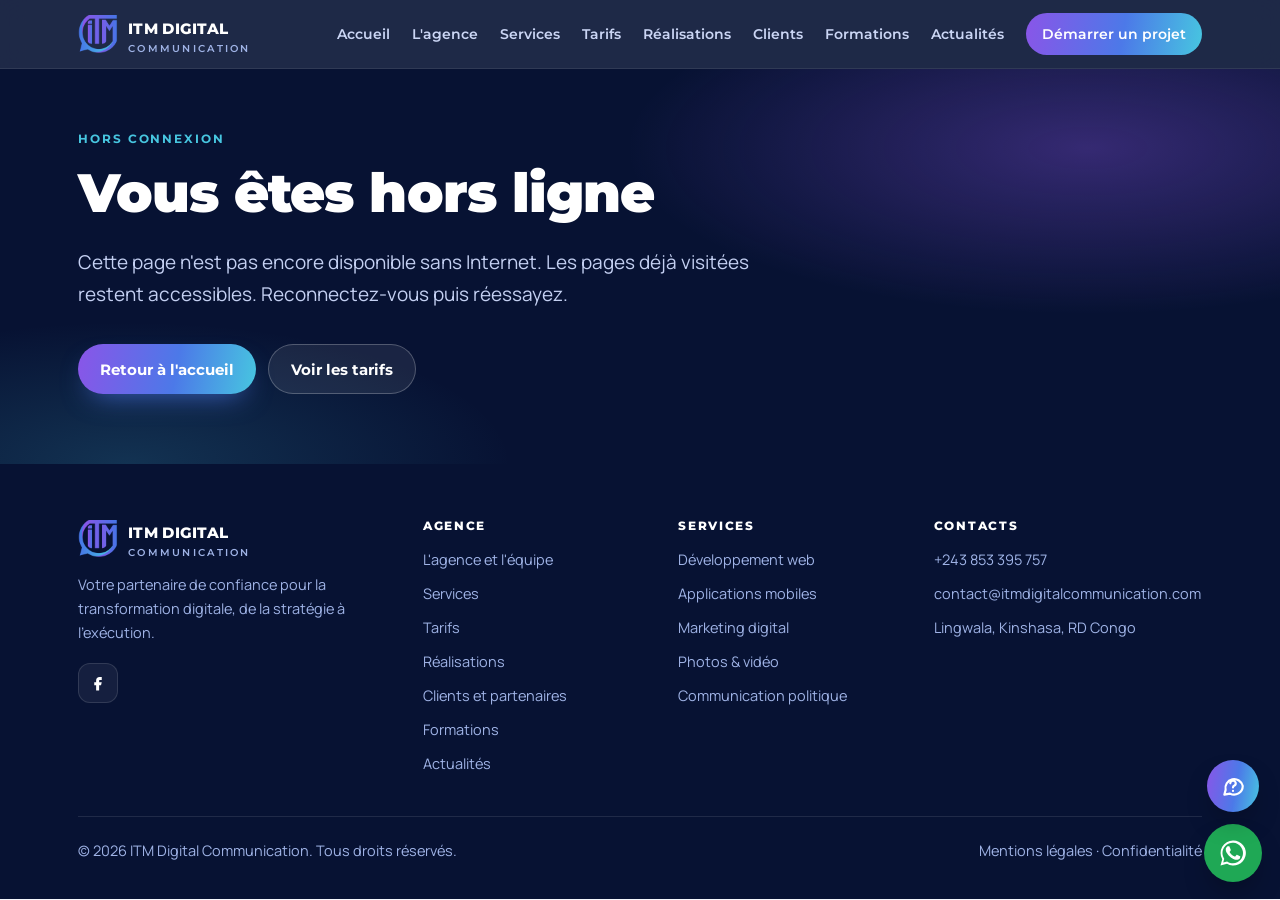
<file: offline.html>
<!doctype html>
<html lang="fr">
<head>
<meta charset="utf-8">
<meta name="viewport" content="width=device-width, initial-scale=1, viewport-fit=cover">
<title>Hors connexion | ITM Digital Communication</title>
<meta name="description" content="ITM Digital Communication, agence 360° à Kinshasa : marketing digital, sites web, applications mobiles, photo et vidéo pro, communication politique et de marque.">

<meta name="theme-color" content="#071233">
<link rel="icon" type="image/png" href="assets/favicon.png">
<link rel="manifest" href="/manifest.webmanifest">
<link rel="apple-touch-icon" href="/assets/app/apple-touch-icon.png">
<meta name="mobile-web-app-capable" content="yes">
<meta name="apple-mobile-web-app-capable" content="yes">
<meta name="apple-mobile-web-app-title" content="ITM Digital">
<meta name="apple-mobile-web-app-status-bar-style" content="black-translucent">
<meta property="og:type" content="website">
<meta property="og:site_name" content="ITM Digital Communication">
<meta property="og:title" content="Agence de communication et marketing digital à Kinshasa | ITM Digital Communication">
<meta property="og:description" content="ITM Digital Communication, agence 360° à Kinshasa : marketing digital, sites web, applications mobiles, photo et vidéo pro, communication politique et de marque.">
<meta property="og:url" content="https://itmdigitalcommunication.com/">
<meta property="og:image" content="https://itmdigitalcommunication.com/assets/itm-logo.png">
<meta property="og:locale" content="fr_CD">
<link rel="preconnect" href="https://fonts.googleapis.com">
<link rel="preconnect" href="https://fonts.gstatic.com" crossorigin>
<link rel="stylesheet" href="https://fonts.googleapis.com/css2?family=Montserrat:wght@500;700;800;900&family=Manrope:wght@400;500;600;700&display=swap">
<link rel="stylesheet" href="assets/style.css?v=c224fc9b">
<base href="/"><meta name="robots" content="noindex">
</head>
<body>
<header class="top"><div class="wrap">
  <a class="brand" href="./" aria-label="ITM Digital Communication, accueil"><img src="assets/itm-icon.png" alt="" width="40" height="40"><span><b>ITM DIGITAL</b><small>COMMUNICATION</small></span></a>
  <button class="burger" id="burger" aria-label="Ouvrir le menu" aria-expanded="false" aria-controls="nav"><svg viewBox="0 0 24 24" fill="none" stroke="currentColor" stroke-width="2" stroke-linecap="round"><path d="M4 7h16M4 12h16M4 17h16"/></svg></button>
  <nav class="nav" id="nav" aria-label="Navigation principale"><a href="./" >Accueil</a><a href="a-propos/">L'agence</a><a href="services-presence-en-ligne/">Services</a><a href="tarification-services/">Tarifs</a><a href="portfolio-galerie/">Réalisations</a><a href="clients-et-partenaires-agence-de-communication/">Clients</a><a href="formations/">Formations</a><a href="https://actualites.itmdigitalcommunication.com/">Actualités</a><a class="btn btn-grad btn-sm" href="contact/">Démarrer un projet</a></nav>
</div></header>
<main>
<section class="page-head"><div class="wrap"><p class="eyebrow">Hors connexion</p><h1>Vous êtes hors ligne</h1><p class="lead">Cette page n'est pas encore disponible sans Internet. Les pages déjà visitées restent accessibles. Reconnectez-vous puis réessayez.</p><div class="ctas"><a class="btn btn-grad" href="/">Retour à l'accueil</a><a class="btn btn-ghost" href="/tarification-services/">Voir les tarifs</a></div></div></section>
</main>
<footer><div class="wrap">
  <div class="fgrid">
    <div class="fbrand">
      <a class="brand" href="./"><img src="assets/itm-icon.png" alt="" width="40" height="40"><span><b>ITM DIGITAL</b><small>COMMUNICATION</small></span></a>
      <p>Votre partenaire de confiance pour la transformation digitale, de la stratégie à l'exécution.</p>
      <div class="social">
        <a href="https://www.facebook.com/benjmansambu1" aria-label="Facebook" target="_blank" rel="noopener"><svg viewBox="0 0 24 24" fill="currentColor"><path d="M14 8h3V4h-3c-2.8 0-4.5 1.8-4.5 4.6V11H7v4h2.5v7h4v-7H16l1-4h-3.5V8.8c0-.5.3-.8.5-.8z"/></svg></a>
      </div>
    </div>
    <div><h4>Agence</h4><ul>
      <li><a href="a-propos/">L'agence et l'équipe</a></li><li><a href="services-presence-en-ligne/">Services</a></li><li><a href="tarification-services/">Tarifs</a></li>
      <li><a href="portfolio-galerie/">Réalisations</a></li><li><a href="clients-et-partenaires-agence-de-communication/">Clients et partenaires</a></li>
      <li><a href="formations/">Formations</a></li><li><a href="https://actualites.itmdigitalcommunication.com/">Actualités</a></li></ul></div>
    <div><h4>Services</h4><ul>
      <li><a href="services-presence-en-ligne/#web">Développement web</a></li><li><a href="services-presence-en-ligne/#web">Applications mobiles</a></li>
      <li><a href="services-presence-en-ligne/#marketing">Marketing digital</a></li><li><a href="services-presence-en-ligne/#audiovisuel">Photos &amp; vidéo</a></li>
      <li><a href="services-presence-en-ligne/#branding">Communication politique</a></li></ul></div>
    <div><h4>Contacts</h4><ul>
      <li><a data-wa="Bonjour ITM Digital !" href="https://wa.me/243853395757">+243 853 395 757</a></li>
      <li><a href="mailto:contact@itmdigitalcommunication.com">contact@itmdigitalcommunication.com</a></li>
      <li>Lingwala, Kinshasa, RD Congo</li></ul></div>
  </div>
  <div class="fbottom"><span>© <span class="yr">2026</span> ITM Digital Communication. Tous droits réservés.</span><span><a href="mentions-legales/">Mentions légales</a> · <a href="politique-de-confidentialite/">Confidentialité</a></span></div>
</div></footer>
<a class="fab" data-wa="Bonjour ITM Digital !" href="https://wa.me/243853395757" aria-label="Nous écrire sur WhatsApp"><svg viewBox="0 0 24 24" fill="currentColor" aria-hidden="true"><path d="M17.5 14.4c-.3-.1-1.7-.8-2-.9-.3-.1-.5-.1-.7.1-.2.3-.8.9-.9 1.1-.2.2-.3.2-.6.1-.3-.1-1.2-.5-2.3-1.4-.9-.8-1.4-1.7-1.6-2-.2-.3 0-.5.1-.6l.4-.5c.1-.2.2-.3.3-.5.1-.2 0-.4 0-.5l-.9-2.2c-.2-.6-.5-.5-.7-.5h-.6c-.2 0-.5.1-.8.4-.3.3-1 1-1 2.4s1 2.8 1.2 3c.1.2 2 3.1 4.9 4.3.7.3 1.2.5 1.6.6.7.2 1.3.2 1.8.1.6-.1 1.7-.7 1.9-1.4.2-.7.2-1.2.2-1.4-.1-.1-.3-.2-.6-.3zM12 2a10 10 0 0 0-8.6 15l-1.4 5 5.2-1.4A10 10 0 1 0 12 2zm0 18.2c-1.6 0-3.1-.4-4.4-1.2l-.3-.2-3.1.8.8-3-.2-.3A8.2 8.2 0 1 1 12 20.2z"/></svg></a>
<script src="assets/site.js?v=61c89bae"></script>
</body>
</html>
</file>
<file: assets/style.css>
/* ITM Digital Communication — design system
   Layout: navy "broadcast" page heads with the speech-bubble signal motif, light working sections, shop and price cards echo the course flyer. */
:root{
  --navy-900:#071233;
  --navy-800:#0c1c4a;
  --brand-navy:#0B5299;
  --violet:#8A55E8;
  --blue:#4C79E8;
  --cyan:#47C6E0;
  --paper:#F5F7FC;
  --ink:#0E1A3A;
  --ink-soft:#4A5677;
  --line:#DCE2F0;
  --tint:#EAF0FD;
  --white:#FFFFFF;
  --wa:#1FA855;
  --gold:#F2B33D;
  --grad:linear-gradient(100deg,var(--violet),var(--blue) 55%,var(--cyan));
  --f-display:"Montserrat",system-ui,-apple-system,"Segoe UI",Arial,sans-serif;
  --f-body:"Manrope",system-ui,-apple-system,"Segoe UI",Arial,sans-serif;
  --r:14px;
  color-scheme:light;
}
*{box-sizing:border-box}
[hidden]{display:none!important}
html{scroll-behavior:smooth;-webkit-text-size-adjust:100%}
body{margin:0;background:var(--paper);color:var(--ink);font:16px/1.65 var(--f-body);overflow-x:hidden}
img{max-width:100%;display:block}
a{color:inherit}
h1,h2,h3,h4{font-family:var(--f-display);line-height:1.12;margin:0;text-wrap:balance}
p{margin:0}
.wrap{max-width:1160px;margin:0 auto;padding-left:max(18px,env(safe-area-inset-left,0px));padding-right:max(18px,env(safe-area-inset-right,0px))}
.eyebrow{font:700 12px/1 var(--f-display);letter-spacing:.16em;text-transform:uppercase;color:var(--blue)}
.dark .eyebrow,.page-head .eyebrow,.hero .eyebrow{color:var(--cyan)}
.grad-text{background:var(--grad);-webkit-background-clip:text;background-clip:text;color:transparent}
:focus-visible{outline:3px solid var(--cyan);outline-offset:3px;border-radius:6px}
.sr{position:absolute;width:1px;height:1px;overflow:hidden;clip:rect(0 0 0 0)}

/* Buttons */
.btn{display:inline-flex;align-items:center;justify-content:center;gap:10px;min-height:50px;padding:0 22px;border-radius:999px;font:700 15px/1 var(--f-display);text-decoration:none;border:0;cursor:pointer;transition:transform .15s ease,box-shadow .15s ease}
.btn svg{width:20px;height:20px;flex:none}
.btn:hover{transform:translateY(-2px)}
.btn-wa{background:var(--wa);color:#fff;box-shadow:0 10px 24px -10px rgba(31,168,85,.7)}
.btn-grad{background:var(--grad);color:#fff;box-shadow:0 12px 28px -12px rgba(76,121,232,.8)}
.btn-ghost{background:rgba(255,255,255,.08);color:#fff;border:1px solid rgba(255,255,255,.24)}
.btn-line{background:var(--white);color:var(--ink);border:1px solid var(--line)}
.btn-sm{min-height:42px;padding:0 16px;font-size:14px}
.link{font:700 15px/1 var(--f-display);color:var(--blue);text-decoration:none;display:inline-flex;gap:6px;align-items:center}
.link:hover{text-decoration:underline}

/* Header */
.top{position:sticky;top:0;z-index:40;background:rgba(7,18,51,.9);backdrop-filter:blur(12px);-webkit-backdrop-filter:blur(12px);border-bottom:1px solid rgba(255,255,255,.08);padding-top:env(safe-area-inset-top,0px)}
.top .wrap{display:flex;align-items:center;justify-content:space-between;gap:16px;height:68px}
.brand{display:flex;align-items:center;gap:10px;text-decoration:none;color:#fff;flex:none}
.brand img{width:40px;height:auto}
.brand b{font:800 15px/1.05 var(--f-display);letter-spacing:.02em}
.brand small{display:block;font:600 9.5px/1 var(--f-display);letter-spacing:.24em;color:#9fb3e6;margin-top:3px}
.nav{display:flex;align-items:center;gap:22px}
.nav a{color:#cbd6f5;text-decoration:none;font:600 14px/1 var(--f-display);white-space:nowrap}
.nav a:hover,.nav a[aria-current="page"]{color:#fff}
.nav a[aria-current="page"]{box-shadow:inset 0 -2px 0 var(--cyan);padding-bottom:6px}
.nav .btn{color:#fff;box-shadow:none;padding-bottom:0}
.burger{display:none;background:none;border:0;color:#fff;width:44px;height:44px;cursor:pointer}
.burger svg{width:26px;height:26px}
@media (max-width:1180px){
  .nav{position:fixed;inset:68px 0 auto 0;margin-top:env(safe-area-inset-top,0px);flex-direction:column;align-items:stretch;gap:0;background:var(--navy-900);padding:6px max(18px,env(safe-area-inset-right,0px)) 20px max(18px,env(safe-area-inset-left,0px));border-bottom:1px solid rgba(255,255,255,.1);max-height:calc(100vh - 68px);overflow:auto}
  .nav:not(.open){display:none}
  .nav a{padding:15px 2px;border-bottom:1px solid rgba(255,255,255,.07);font-size:16px}
  .nav a[aria-current="page"]{box-shadow:none;color:var(--cyan)}
  .nav .btn{margin-top:14px;min-height:50px;border-bottom:0}
  .burger{display:grid;place-items:center}
}

/* Home hero */
.hero,.page-head{position:relative;background:var(--navy-900);color:#fff;overflow:hidden}
.hero::before,.page-head::before{content:"";position:absolute;inset:0;background:
  radial-gradient(60% 70% at 85% 20%,rgba(138,85,232,.35),transparent 60%),
  radial-gradient(50% 60% at 10% 100%,rgba(71,198,224,.18),transparent 60%);pointer-events:none}
.hero .wrap{position:relative;display:grid;grid-template-columns:1.15fr .85fr;gap:40px;align-items:center;padding-block:72px 84px}
.hero h1{font-size:clamp(34px,5.6vw,62px);font-weight:900;letter-spacing:-.02em;margin-top:16px}
.lead{margin-top:20px;font-size:clamp(16px,1.6vw,19px);color:#c4d0f2;max-width:36em}
.ctas{display:flex;flex-wrap:wrap;gap:12px;margin-top:30px}
.facts{display:flex;flex-wrap:wrap;gap:10px 22px;margin-top:34px;color:#9fb3e6;font:600 13px/1.3 var(--f-display)}
.facts span{display:inline-flex;align-items:center;gap:8px}
.facts i{width:7px;height:7px;border-radius:50%;background:var(--cyan);display:inline-block}
.signal{position:relative;aspect-ratio:1/1;max-width:420px;width:100%;justify-self:center}
.signal .ring{position:absolute;inset:0;border-radius:50%;border:1.5px solid rgba(159,179,230,.18)}
.signal .ring:nth-child(2){inset:12%;border-color:rgba(159,179,230,.24)}
.signal .ring:nth-child(3){inset:24%;border-color:rgba(159,179,230,.3)}
.signal .logo-disc{position:absolute;inset:30%;display:grid;place-items:center;background:#fff;border-radius:50% 50% 50% 14%;box-shadow:0 30px 70px -20px rgba(76,121,232,.8)}
.signal .logo-disc img{width:72%}
.signal .bubble{position:absolute;background:rgba(255,255,255,.07);border:1px solid rgba(255,255,255,.14);backdrop-filter:blur(6px);color:#e6ecff;font:700 12.5px/1.2 var(--f-display);padding:10px 14px;border-radius:14px 14px 14px 4px;white-space:nowrap}
.signal .b1{top:6%;left:4%}.signal .b2{top:30%;right:-2%;border-radius:14px 14px 4px 14px}
.signal .b3{bottom:14%;left:-2%}.signal .b4{bottom:2%;right:10%;border-radius:14px 14px 4px 14px}
.signal .bubble b{display:block;font-size:10px;letter-spacing:.14em;color:var(--cyan);margin-bottom:3px;text-transform:uppercase}
@media (prefers-reduced-motion:no-preference){
  .signal .ring{animation:pulse 4.5s ease-in-out infinite}
  .signal .ring:nth-child(2){animation-delay:.6s}.signal .ring:nth-child(3){animation-delay:1.2s}
  @keyframes pulse{0%,100%{transform:scale(1);opacity:1}50%{transform:scale(1.035);opacity:.55}}
}
@media (max-width:860px){
  .hero .wrap{grid-template-columns:1fr;padding-block:40px 56px;gap:24px}
  .signal{max-width:290px;order:-1}
  .signal .bubble{font-size:11px;padding:8px 11px}
  .signal .b2{top:22%;right:-6%}.signal .b4{right:0}
}

/* Inner page head */
.page-head .wrap{position:relative;padding-block:64px 70px;display:grid;gap:4px;max-width:1160px}
.page-head h1{font-size:clamp(32px,5vw,54px);font-weight:900;letter-spacing:-.02em;margin-top:14px;max-width:16em}
.crumbs{font:600 13px/1 var(--f-display);color:#8fa3d8;display:flex;gap:8px;flex-wrap:wrap}
.crumbs a{text-decoration:none}.crumbs a:hover{color:#fff}
@media (max-width:600px){.page-head .wrap{padding-block:40px 48px}}

/* Sections */
.sec{padding-block:84px}
.sec.tight{padding-top:0}
.dark{background:var(--navy-800);color:#fff}
.dark p,.dark .muted{color:#b6c3ea}
.alt{background:var(--white);border-block:1px solid var(--line)}
.sec-head{display:grid;gap:14px;max-width:720px;margin-bottom:44px}
.sec-head h2{font-size:clamp(28px,3.6vw,42px);font-weight:800;letter-spacing:-.015em}
.sec-head p{color:var(--ink-soft);font-size:17px}
.dark .sec-head p{color:#b6c3ea}
.split-head{display:flex;justify-content:space-between;align-items:end;gap:20px;flex-wrap:wrap;margin-bottom:36px}
.split-head .sec-head{margin-bottom:0}
@media (max-width:600px){.sec{padding-block:58px}.sec-head{margin-bottom:30px}}

/* Generic grids */
.grid{display:grid;gap:18px}
.g2{grid-template-columns:repeat(2,minmax(0,1fr))}
.g3{grid-template-columns:repeat(3,minmax(0,1fr))}
.g4{grid-template-columns:repeat(4,minmax(0,1fr))}
@media (max-width:960px){.g3,.g4{grid-template-columns:repeat(2,minmax(0,1fr))}}
@media (max-width:600px){.g2,.g3,.g4{grid-template-columns:1fr}}

/* Service card */
.svc{background:var(--white);border:1px solid var(--line);border-radius:var(--r);padding:28px 26px;display:grid;gap:12px;align-content:start;transition:border-color .2s,transform .2s;text-decoration:none}
a.svc:hover{border-color:#b9c6ee;transform:translateY(-3px)}
.ico{width:48px;height:48px;border-radius:14px 14px 14px 4px;display:grid;place-items:center;background:var(--grad);color:#fff;flex:none}
.ico svg{width:24px;height:24px}
.svc h3{font-size:19px;font-weight:800}
.svc p{color:var(--ink-soft);font-size:15px}
.tags{margin:4px 0 0;padding:0;list-style:none;display:flex;flex-wrap:wrap;gap:6px}
.tags li{font:600 12px/1 var(--f-display);color:var(--brand-navy);background:var(--tint);padding:7px 10px;border-radius:999px}

/* Split feature (text + visual) */
.feature{display:grid;grid-template-columns:1fr 1fr;gap:48px;align-items:center}
.feature.rev .f-visual{order:-1}
.feature h2{font-size:clamp(26px,3.2vw,38px);font-weight:800;letter-spacing:-.015em}
.feature .f-text{display:grid;gap:16px;min-width:0}
.feature .f-text > p{color:var(--ink-soft);font-size:17px}
.checks{list-style:none;margin:0;padding:0;display:grid;gap:10px}
.checks li{display:grid;grid-template-columns:22px 1fr;gap:10px;font-size:15.5px}
.checks svg{width:20px;height:20px;color:var(--blue);margin-top:3px}
.dark .checks svg{color:var(--cyan)}
.cols2{grid-template-columns:repeat(2,minmax(0,1fr));column-gap:20px}
@media (max-width:860px){.feature{grid-template-columns:1fr;gap:28px}.feature.rev .f-visual{order:0}}
@media (max-width:480px){.cols2{grid-template-columns:1fr}}

/* Brand visual panels (stand in for photos) */
.panel{position:relative;border-radius:20px;overflow:hidden;background:var(--navy-900);aspect-ratio:4/3;max-width:100%;color:#fff;isolation:isolate}
.panel::before{content:"";position:absolute;inset:0;z-index:-1;background:
  radial-gradient(70% 80% at 80% 10%,rgba(138,85,232,.55),transparent 60%),
  radial-gradient(60% 70% at 0% 100%,rgba(71,198,224,.35),transparent 60%)}
.panel .pmark{position:absolute;right:-8%;bottom:-14%;width:62%;opacity:.12;filter:grayscale(1) brightness(3)}
.panel .pcontent{position:absolute;inset:0;padding:26px;display:flex;flex-direction:column;justify-content:space-between}
.panel .ptag{align-self:flex-start;font:700 11px/1 var(--f-display);letter-spacing:.14em;text-transform:uppercase;padding:8px 12px;border-radius:999px;background:rgba(255,255,255,.1);border:1px solid rgba(255,255,255,.2)}
.panel .pbig{font:900 clamp(26px,3.4vw,40px)/1.02 var(--f-display);letter-spacing:-.02em;max-width:11em}
.panel .pline{display:flex;flex-wrap:wrap;gap:8px}
.panel .pline span{font:600 12px/1 var(--f-display);padding:8px 11px;border-radius:10px 10px 10px 3px;background:rgba(255,255,255,.08);border:1px solid rgba(255,255,255,.14)}
.panel.photo img.cover{position:absolute;inset:0;width:100%;height:100%;object-fit:cover;z-index:-1}

/* Why digital */
.why{display:grid;grid-template-columns:repeat(3,minmax(0,1fr));gap:0;border-top:1px solid rgba(255,255,255,.14)}
.why > div{padding:28px 24px 6px 0;display:grid;gap:10px;align-content:start}
.why > div + div{padding-left:24px;border-left:1px solid rgba(255,255,255,.14)}
.why .k{font:900 32px/1 var(--f-display);letter-spacing:-.02em}
.why h3{font-size:19px;font-weight:800}
@media (max-width:760px){.why{grid-template-columns:1fr}.why > div,.why > div + div{padding:22px 0 0;border-left:0}.why > div + div{border-top:1px solid rgba(255,255,255,.14);margin-top:20px}}

/* Steps */
.steps{display:grid;grid-template-columns:repeat(4,minmax(0,1fr));border-top:1px solid rgba(255,255,255,.14)}
.step{padding:26px 22px 6px 0;display:grid;gap:10px;align-content:start}
.step + .step{padding-left:22px;border-left:1px solid rgba(255,255,255,.14)}
.step .n{font:800 13px/1 var(--f-display);color:var(--cyan);letter-spacing:.1em}
.step h3{font-size:18px;font-weight:800}
.step p{font-size:15px}
@media (max-width:860px){.steps{grid-template-columns:1fr 1fr}.step:nth-child(3){padding-left:0;border-left:0}.step:nth-child(n+3){border-top:1px solid rgba(255,255,255,.14);margin-top:20px}}
@media (max-width:520px){.steps{grid-template-columns:1fr}.step,.step + .step{padding-left:0;border-left:0}.step + .step{border-top:1px solid rgba(255,255,255,.14);margin-top:16px}}

/* Stats */
.stats{display:grid;grid-template-columns:repeat(4,minmax(0,1fr));gap:18px}
.stat{border-left:3px solid var(--blue);padding:4px 0 4px 16px}
.stat b{display:block;font:900 clamp(34px,4vw,46px)/1 var(--f-display);letter-spacing:-.02em;font-variant-numeric:tabular-nums}
.stat span{display:block;margin-top:8px;color:var(--ink-soft);font:600 14px/1.3 var(--f-display)}
.dark .stat{border-color:var(--cyan)}.dark .stat span{color:#b6c3ea}
@media (max-width:760px){.stats{grid-template-columns:1fr 1fr;row-gap:28px}}

/* Testimonials */
.quote{background:var(--white);border:1px solid var(--line);border-radius:var(--r);padding:26px;display:grid;gap:18px;align-content:space-between}
.quote .stars{color:var(--gold);letter-spacing:2px;font-size:15px}
.quote blockquote{margin:0;font-size:16px;line-height:1.6}
.who{display:flex;gap:12px;align-items:center}
.avatar{width:44px;height:44px;border-radius:50%;display:grid;place-items:center;background:var(--grad);color:#fff;font:800 15px/1 var(--f-display);flex:none}
.who b{font:800 15px/1.2 var(--f-display);display:block}
.who small{color:var(--ink-soft);font-size:13px}

/* FAQ */
.faq{display:grid;gap:10px;max-width:860px}
.faq details{background:var(--white);border:1px solid var(--line);border-radius:var(--r);padding:0 22px}
.faq summary{cursor:pointer;list-style:none;display:flex;justify-content:space-between;gap:16px;align-items:center;padding:20px 0;font:800 17px/1.3 var(--f-display)}
.faq summary::-webkit-details-marker{display:none}
.faq summary::after{content:"+";font:500 26px/1 var(--f-display);color:var(--blue);flex:none;transition:transform .2s}
.faq details[open] summary::after{transform:rotate(45deg)}
.faq .ans{padding:0 0 22px;color:var(--ink-soft);display:grid;gap:10px}
.faq .ans ul{margin:0;padding-left:20px}

/* CTA band */
.cta-band{background:var(--navy-900);color:#fff;border-radius:24px;padding:48px;display:grid;grid-template-columns:1.3fr auto;gap:28px;align-items:center;position:relative;overflow:hidden}
.cta-band::before{content:"";position:absolute;right:-10%;top:-60%;width:60%;aspect-ratio:1;border-radius:50%;background:radial-gradient(circle,rgba(138,85,232,.5),transparent 65%)}
.cta-band > *{position:relative}
.cta-band h2{font-size:clamp(26px,3.4vw,38px);font-weight:900;letter-spacing:-.02em}
.cta-band p{color:#c4d0f2;margin-top:12px}
.cta-band .ctas{margin-top:0}
@media (max-width:860px){.cta-band{grid-template-columns:1fr;padding:32px 24px}}

/* Pricing */
.jump{position:sticky;top:calc(68px + env(safe-area-inset-top,0px));z-index:30;background:rgba(245,247,252,.92);backdrop-filter:blur(10px);-webkit-backdrop-filter:blur(10px);border-bottom:1px solid var(--line)}
.jump .wrap{display:flex;gap:8px;overflow-x:auto;padding-block:12px;scrollbar-width:none}
.jump .wrap::-webkit-scrollbar{display:none}
.chip{font:700 13px/1 var(--f-display);padding:10px 14px;border-radius:999px;border:1px solid var(--line);background:var(--white);color:var(--ink-soft);text-decoration:none;white-space:nowrap;flex:none}
.chip:hover,.chip.on{background:var(--ink);border-color:var(--ink);color:#fff}
.price-group{scroll-margin-top:140px}
.price-group + .price-group{margin-top:72px}
.pg-head{display:flex;justify-content:space-between;align-items:end;gap:16px;flex-wrap:wrap;margin-bottom:24px}
.pg-head h2{font-size:clamp(24px,3vw,34px);font-weight:800;letter-spacing:-.015em}
.pg-head p{color:var(--ink-soft);margin-top:8px;max-width:40em}
.pg-sub{font:800 14px/1 var(--f-display);letter-spacing:.12em;text-transform:uppercase;color:var(--brand-navy);margin:34px 0 14px}
.plan{background:var(--white);border:1px solid var(--line);border-radius:18px;padding:26px;display:flex;flex-direction:column;gap:16px;min-width:0}
.plan.hot{border:2px solid var(--blue);box-shadow:0 26px 50px -34px rgba(76,121,232,.7)}
.plan .badge{align-self:flex-start;font:800 11px/1 var(--f-display);letter-spacing:.12em;text-transform:uppercase;color:#fff;background:var(--grad);padding:7px 10px;border-radius:999px}
.plan h3{font-size:19px;font-weight:800}
.plan .for{color:var(--ink-soft);font-size:14px;margin-top:-6px}
.amount{display:flex;align-items:baseline;gap:6px;flex-wrap:wrap}
.amount b{font:900 38px/1 var(--f-display);letter-spacing:-.02em;font-variant-numeric:tabular-nums}
.amount small{color:var(--ink-soft);font:600 14px/1 var(--f-display)}
.amount s{color:var(--ink-soft);font:600 15px/1 var(--f-display)}
.plan ul{list-style:none;margin:0;padding:0;display:grid;gap:9px;font-size:14.5px}
.plan li{display:grid;grid-template-columns:18px 1fr;gap:9px}
.plan li svg{width:17px;height:17px;color:var(--blue);margin-top:3px}
.plan .btn{margin-top:auto;width:100%}
.tiers{display:grid;grid-template-columns:repeat(3,1fr);border:1px solid var(--line);border-radius:12px;overflow:hidden}
.tiers div{padding:12px 8px;text-align:center}
.tiers div + div{border-left:1px solid var(--line)}
.tiers small{display:block;font:700 11px/1 var(--f-display);letter-spacing:.1em;text-transform:uppercase;color:var(--ink-soft)}
.tiers b{display:block;font:900 22px/1 var(--f-display);margin-top:7px;font-variant-numeric:tabular-nums}
.tiers s{display:block;font-size:12px;color:var(--ink-soft);margin-top:4px}
.ptable{width:100%;border-collapse:collapse;font-size:15px;background:var(--white);border:1px solid var(--line);border-radius:14px;overflow:hidden}
.ptable-wrap{overflow-x:auto;border-radius:14px}
.ptable th,.ptable td{text-align:left;padding:14px 16px;border-bottom:1px solid var(--line);vertical-align:top}
.ptable th{font:800 12px/1 var(--f-display);letter-spacing:.1em;text-transform:uppercase;color:var(--ink-soft);background:#F8FAFE}
.ptable td:last-child,.ptable th:last-child{text-align:right;white-space:nowrap}
.ptable td b{font-family:var(--f-display)}
.ptable td small{display:block;color:var(--ink-soft);font-size:13.5px;margin-top:4px;max-width:44em}
.ptable .pr{font:900 18px/1.2 var(--f-display);font-variant-numeric:tabular-nums}
.ptable tr:last-child td{border-bottom:0}
.ptable a.btn{margin-top:10px}
@media (max-width:640px){
  .ptable thead{display:none}
  .ptable,.ptable tbody,.ptable tr,.ptable td{display:block;width:100%}
  .ptable tr{border-bottom:1px solid var(--line);padding:6px 0}
  .ptable td{border:0;padding:8px 16px}
  .ptable td:last-child{text-align:left}
}

/* Portfolio */
.work{display:grid;grid-template-columns:1fr 1fr;gap:0;background:var(--white);border:1px solid var(--line);border-radius:20px;overflow:hidden}
.work + .work{margin-top:22px}
.work .panel{border-radius:0;aspect-ratio:auto;min-height:280px}
.work .w-body{padding:32px;display:grid;gap:14px;align-content:center;min-width:0}
.work .w-body h3{font-size:clamp(22px,2.6vw,28px);font-weight:800}
.work .w-body p{color:var(--ink-soft)}
.work .meta-line{display:flex;flex-wrap:wrap;gap:6px}
@media (max-width:860px){.work{grid-template-columns:1fr}.work .panel{min-height:220px}.work .w-body{padding:24px}}

/* Clients */
.client{background:var(--white);border:1px solid var(--line);border-radius:var(--r);padding:24px;display:grid;gap:12px;align-content:start}
.client .mono{width:52px;height:52px;border-radius:14px;display:grid;place-items:center;background:var(--navy-900);color:#fff;font:900 17px/1 var(--f-display);letter-spacing:-.02em}
.client h3{font-size:18px;font-weight:800}
.client p{color:var(--ink-soft);font-size:15px}
.client .kind{font:700 11px/1 var(--f-display);letter-spacing:.12em;text-transform:uppercase;color:var(--blue)}

/* News */
.cats{display:flex;flex-wrap:wrap;gap:8px}
.empty{background:var(--white);border:1px dashed #b9c6ee;border-radius:20px;padding:44px 28px;display:grid;gap:14px;justify-items:start;max-width:760px}
.empty h3{font-size:24px;font-weight:800}
.empty p{color:var(--ink-soft)}

/* Shop / course */
.course{display:grid;grid-template-columns:1.05fr .95fr;border-radius:20px;overflow:hidden;background:var(--white);border:1px solid var(--line);box-shadow:0 30px 60px -40px rgba(14,26,58,.45)}
.course-visual{position:relative;background:var(--navy-900);color:#fff;padding:34px 32px;display:grid;gap:22px;align-content:start;overflow:hidden}
.course-visual::after{content:"";position:absolute;right:-30%;top:-30%;width:90%;aspect-ratio:1;border-radius:50%;background:radial-gradient(circle,rgba(76,121,232,.45),transparent 65%)}
.course-visual > *{position:relative;z-index:1}
.tag{display:inline-flex;align-self:start;justify-self:start;gap:8px;align-items:center;font:700 11px/1 var(--f-display);letter-spacing:.14em;text-transform:uppercase;padding:8px 12px;border-radius:999px;background:rgba(71,198,224,.14);color:var(--cyan);border:1px solid rgba(71,198,224,.35)}
.course-visual h3{font-size:clamp(28px,3.4vw,40px);font-weight:900;letter-spacing:-.02em;line-height:1.02}
.course-visual h3 span{display:block}
.course-visual .sub{color:#c4d0f2;font-size:16px}
.perks{list-style:none;margin:0;padding:0;display:grid;gap:12px}
.perks li{display:grid;grid-template-columns:22px 1fr;gap:10px;font-size:15px;color:#e3e9fb}
.perks svg{width:20px;height:20px;color:var(--cyan);margin-top:2px}
.partner{font:600 12px/1.4 var(--f-display);color:#8fa3d8;letter-spacing:.04em}
.course-body{padding:32px;display:grid;gap:22px;align-content:start}
.meta{display:grid;grid-template-columns:1fr 1fr;gap:12px;margin:0}
.meta div{border:1px solid var(--line);border-radius:12px;padding:14px 16px}
.meta dt{font:700 11px/1 var(--f-display);letter-spacing:.12em;text-transform:uppercase;color:var(--ink-soft)}
.meta dd{margin:8px 0 0;font:700 15px/1.35 var(--f-display)}
.prices{display:grid;grid-template-columns:1fr 1fr;gap:12px}
.price{border-radius:14px;padding:16px 18px;background:#EEF2FD}
.price.main{background:var(--ink);color:#fff}
.price small{font:700 11px/1 var(--f-display);letter-spacing:.12em;text-transform:uppercase;opacity:.75}
.price strong{display:block;font:900 38px/1 var(--f-display);margin-top:10px;font-variant-numeric:tabular-nums;letter-spacing:-.02em}
.price p{font-size:13px;margin-top:8px;opacity:.8}
.buy{display:grid;gap:10px}
.buy .btn{width:100%}
.pay-note{font-size:13px;color:var(--ink-soft);text-align:center}
@media (max-width:900px){.course{grid-template-columns:1fr}}
@media (max-width:420px){.course-visual,.course-body{padding:24px 20px}.price strong{font-size:32px}}

/* Contact */
.contact{display:grid;grid-template-columns:1fr 1fr;gap:20px;align-items:start}
.contact-cards{display:grid;gap:12px}
.ccard{display:grid;grid-template-columns:48px 1fr auto;gap:14px;align-items:center;background:var(--white);border:1px solid var(--line);border-radius:var(--r);padding:16px 18px;text-decoration:none}
.ccard .ic{width:48px;height:48px;border-radius:12px;display:grid;place-items:center;color:#fff}
.ccard .ic svg{width:22px;height:22px}
.ccard small{display:block;font:700 11px/1 var(--f-display);letter-spacing:.12em;text-transform:uppercase;color:var(--ink-soft)}
.ccard span{display:block;margin-top:6px;font:700 16px/1.25 var(--f-display);word-break:break-word}
.ccard .go{color:var(--ink-soft);width:20px;height:20px}
.ccard > div{min-width:0}
.quote-form{background:var(--navy-900);color:#fff;border-radius:20px;padding:30px;display:grid;gap:14px;align-content:start}
.quote-form h3{font-size:24px;font-weight:800}
.quote-form > p{color:#b6c3ea;font-size:15px}
.frow{display:grid;grid-template-columns:1fr 1fr;gap:12px}
.field{display:grid;gap:6px;min-width:0}
.field label{font:700 12px/1 var(--f-display);letter-spacing:.08em;text-transform:uppercase;color:#9fb3e6}
.field input,.field select,.field textarea{width:100%;font:500 16px/1.4 var(--f-body);color:#fff;background:rgba(255,255,255,.06);border:1px solid rgba(255,255,255,.18);border-radius:12px;padding:13px 14px}
.field select option{color:#0E1A3A}
.field textarea{min-height:110px;resize:vertical}
.field input::placeholder,.field textarea::placeholder{color:#7f90bf}
.field input[aria-invalid="true"]{border-color:#ff8a8a}
@media (max-width:860px){.contact{grid-template-columns:1fr}}
@media (max-width:480px){.quote-form{padding:22px 18px}.frow{grid-template-columns:1fr}}

/* Footer */
footer{background:var(--navy-900);color:#9fb3e6;padding-block:56px calc(36px + env(safe-area-inset-bottom,0px));font-size:14.5px}
.fgrid{display:grid;grid-template-columns:1.4fr 1fr 1fr 1.2fr;gap:32px}
.fgrid h4{font:800 12px/1 var(--f-display);letter-spacing:.14em;text-transform:uppercase;color:#fff;margin-bottom:16px}
.fgrid ul{list-style:none;margin:0;padding:0;display:grid;gap:10px}
.fgrid a{text-decoration:none}.fgrid a:hover{color:#fff}
.fbrand p{margin-top:16px;max-width:28em}
.social{display:flex;gap:10px;margin-top:18px}
.social a{width:40px;height:40px;border-radius:12px;display:grid;place-items:center;background:rgba(255,255,255,.06);border:1px solid rgba(255,255,255,.12);color:#fff}
.social svg{width:18px;height:18px}
.fbottom{margin-top:40px;padding-top:22px;border-top:1px solid rgba(255,255,255,.1);display:flex;flex-wrap:wrap;justify-content:space-between;gap:12px}
@media (max-width:860px){.fgrid{grid-template-columns:1fr 1fr}.fbrand{grid-column:1/-1}}
@media (max-width:440px){.fgrid{grid-template-columns:1fr}}

/* Floating WhatsApp */
.fab{position:fixed;right:max(18px,calc(env(safe-area-inset-right,0px) + 12px));bottom:max(18px,calc(env(safe-area-inset-bottom,0px) + 12px));z-index:50;width:58px;height:58px;border-radius:50%;background:var(--wa);color:#fff;display:grid;place-items:center;box-shadow:0 14px 30px -10px rgba(0,0,0,.45)}
.fab svg{width:30px;height:30px}

/* Payment sheet */
.sheet-bg{position:fixed;inset:0;z-index:60;background:rgba(7,18,51,.6);display:grid;place-items:end center}
@media (min-width:640px){.sheet-bg{place-items:center}}
.sheet{width:min(520px,100%);max-height:92vh;overflow:auto;background:var(--white);border-radius:22px 22px 0 0;padding:24px 22px calc(22px + env(safe-area-inset-bottom,0px));display:grid;gap:18px}
@media (min-width:640px){.sheet{border-radius:22px}}
.sheet-head{display:flex;justify-content:space-between;align-items:start;gap:12px}
.sheet-head h3{font-size:21px;font-weight:800}
.sheet-head p{color:var(--ink-soft);font-size:14px;margin-top:4px}
.x{background:#EEF2FD;border:0;width:40px;height:40px;border-radius:50%;cursor:pointer;color:var(--ink);flex:none;font-size:16px}
.opts{display:grid;gap:8px}
.opt{display:grid;grid-template-columns:22px 1fr auto;gap:12px;align-items:center;border:1.5px solid var(--line);border-radius:12px;padding:14px;cursor:pointer}
.opt input{accent-color:var(--blue);width:18px;height:18px;margin:0}
.opt b{font:700 15px/1.2 var(--f-display)}
.opt small{display:block;color:var(--ink-soft);font-size:13px;margin-top:3px}
.opt em{font:800 18px/1 var(--f-display);font-style:normal;font-variant-numeric:tabular-nums}
.opt:has(input:checked){border-color:var(--blue);background:#F2F5FE}
.methods{display:grid;grid-template-columns:repeat(3,minmax(0,1fr));gap:8px}
.method-pill{position:relative;border:1.5px solid var(--line);border-radius:12px;padding:12px 8px;text-align:center;font:700 13px/1.2 var(--f-display);cursor:pointer}
.method-pill input{position:absolute;opacity:0;pointer-events:none}
.method-pill:has(input:checked){border-color:var(--blue);background:#F2F5FE;color:var(--brand-navy)}
.method-pill:has(input:focus-visible){outline:3px solid var(--cyan);outline-offset:2px}
.lbl{font:700 12px/1 var(--f-display);letter-spacing:.1em;text-transform:uppercase;color:var(--ink-soft)}
.sheet .field label{color:var(--ink-soft)}
.sheet .field input{color:var(--ink);background:var(--paper);border-color:var(--line)}
.sheet .field input::placeholder{color:#95a0bb}
.howto{background:var(--paper);border-radius:12px;padding:14px 16px;font-size:14px;color:var(--ink-soft)}
.howto strong{color:var(--ink)}

/* Bio & team */
.bio{display:grid;grid-template-columns:.85fr 1.15fr;gap:52px;align-items:start}
.bio-visual{position:relative;display:grid;gap:0}
.portrait{position:relative;aspect-ratio:4/5;max-width:100%;border-radius:24px 24px 24px 6px;overflow:hidden;background:var(--navy-900);isolation:isolate;display:grid;place-items:center}
.portrait::before{content:"";position:absolute;inset:0;z-index:-1;background:radial-gradient(70% 70% at 80% 10%,rgba(138,85,232,.6),transparent 60%),radial-gradient(70% 70% at 0% 100%,rgba(71,198,224,.4),transparent 60%)}
.portrait .pmark{position:absolute;right:-10%;bottom:-8%;width:70%;opacity:.12;filter:grayscale(1) brightness(3)}
.portrait img.photo{position:absolute;inset:0;width:100%;height:100%;object-fit:cover;z-index:-1}
.portrait-ini{font:900 clamp(72px,10vw,120px)/1 var(--f-display);letter-spacing:-.04em;color:#fff;opacity:.92}
.bio-card{position:relative;margin:-48px 18px 0 auto;width:min(280px,85%);background:var(--white);border:1px solid var(--line);border-radius:16px;padding:16px 18px;display:grid;gap:4px;box-shadow:0 20px 40px -24px rgba(14,26,58,.5)}
.bio-card b{font:800 17px/1.2 var(--f-display)}
.bio-card span{color:var(--ink-soft);font-size:14px}
.bio-card .link{margin-top:6px;font-size:14px}
.bio-text{display:grid;gap:16px;min-width:0;max-width:640px}
.bio-text h2{font-size:clamp(30px,4vw,46px);font-weight:900;letter-spacing:-.02em}
.bio-lead{font-size:19px;font-weight:600;line-height:1.5}
.bio-text > p:not(.eyebrow):not(.bio-lead){color:var(--ink-soft);font-size:16.5px}
.team-block{margin-top:84px}
.member{background:var(--white);border:1px solid var(--line);border-radius:var(--r);padding:22px;display:grid;grid-template-columns:56px 1fr;gap:14px;align-items:start}
.avatar.lg{width:56px;height:56px;font-size:18px}
.member h3{font-size:17px;font-weight:800}
.member .role{font:700 12px/1.3 var(--f-display);letter-spacing:.1em;text-transform:uppercase;color:var(--blue);margin-top:6px}
.member p:not(.role){color:var(--ink-soft);font-size:14.5px;margin-top:8px}
@media (max-width:860px){.bio{grid-template-columns:1fr;gap:28px}.bio-visual{max-width:420px}.team-block{margin-top:56px}}

/* Photos */
.panel.photo::after{content:"";position:absolute;inset:0;z-index:-1;background:linear-gradient(180deg,rgba(7,18,51,.05) 35%,rgba(7,18,51,.78))}
.panel.photo .pcontent{justify-content:space-between}
.svc.thumb{padding:0;overflow:hidden;gap:0}
.svc.thumb img{width:100%;aspect-ratio:16/10;object-fit:cover}
.svc.thumb > :not(img){margin:0 24px}
.svc.thumb .eyebrow{margin-top:20px}.svc.thumb h3{margin-top:10px}.svc.thumb p{margin:8px 24px 24px}
.work .panel.photo{min-height:340px}
@media (max-width:860px){.work .panel.photo{min-height:240px;aspect-ratio:16/10}}

/* Founders & team with photos */
.founders{display:grid;gap:72px}
.bio.rev{grid-template-columns:1.15fr .85fr}
.bio.rev .bio-visual{order:2}
.portrait img.photo{z-index:0}
.home-ceo .portrait{aspect-ratio:1/1}
.team-grid{display:grid;grid-template-columns:repeat(5,minmax(0,1fr));gap:16px}
.member{display:flex;flex-direction:column;padding:0;overflow:hidden;gap:0}
.member img{width:100%;aspect-ratio:4/5;object-fit:cover;object-position:50% 25%}
.member .m-body{padding:18px;display:grid;gap:6px}
.member .role{margin-top:0}
.member p:not(.role){margin-top:2px}
@media (max-width:1100px){.team-grid{grid-template-columns:repeat(3,minmax(0,1fr))}}
@media (max-width:860px){.bio.rev{grid-template-columns:1fr}.bio.rev .bio-visual{order:0}.founders{gap:56px}}
@media (max-width:600px){.team-grid{grid-template-columns:repeat(2,minmax(0,1fr))}.member .m-body{padding:14px}.member h3{font-size:15px}.member p:not(.role){font-size:13.5px}}

/* Client logos */
.client{padding:0;overflow:hidden;gap:0}
.client .c-body{padding:20px 22px 22px;display:grid;gap:10px}
.logo-tile{position:relative;aspect-ratio:4/3;max-width:100%;background:#fff;border-bottom:1px solid var(--line);overflow:hidden}
.logo-tile img{position:absolute;inset:0;width:100%;height:100%;box-sizing:border-box}
.logo-tile.contain img{object-fit:contain;padding:18px}
.logo-tile.cover img{object-fit:cover}

/* Liste des articles */
.news-cats{display:flex;flex-wrap:wrap;gap:8px;margin-bottom:28px}
.news-grid{display:grid;grid-template-columns:repeat(3,minmax(0,1fr));gap:20px}
.news-card{background:var(--white);border:1px solid var(--line);border-radius:var(--r);overflow:hidden;display:flex;flex-direction:column;text-decoration:none;transition:transform .2s,border-color .2s}
.news-card:hover{transform:translateY(-3px);border-color:#b9c6ee}
.news-card .thumb{aspect-ratio:16/10;background:var(--navy-900);overflow:hidden;position:relative}
.news-card .thumb img{width:100%;height:100%;object-fit:cover}
.news-card .thumb .noimg{position:absolute;inset:0;display:grid;place-items:center}
.news-card .thumb .noimg img{width:30%;height:auto;opacity:.25;filter:grayscale(1) brightness(3)}
.news-card .nb{padding:20px 22px 22px;display:grid;gap:10px;align-content:start;flex:1}
.news-meta{display:flex;flex-wrap:wrap;gap:6px 12px;align-items:center;font:600 12px/1.2 var(--f-display);color:var(--ink-soft)}
.news-meta .cat{color:var(--blue);letter-spacing:.12em;text-transform:uppercase;font-weight:800;font-size:11px}
.news-card h2,.news-card h3{font-size:19px;font-weight:800;line-height:1.25}
.news-card p{color:var(--ink-soft);font-size:15px}
.news-card.feature{grid-column:1/-1;display:grid;grid-template-columns:1.2fr 1fr}
.news-card.feature .thumb{aspect-ratio:auto;min-height:320px}
.news-card.feature h2{font-size:clamp(24px,3vw,32px)}
.news-card.feature .nb{padding:32px;align-content:center}
.news-pager{display:flex;gap:8px;justify-content:center;margin-top:40px;flex-wrap:wrap}
.news-pager .page-numbers{min-width:44px;height:44px;display:grid;place-items:center;padding:0 12px;border-radius:12px;border:1px solid var(--line);background:var(--white);text-decoration:none;font:700 14px/1 var(--f-display)}
.news-pager .current{background:var(--ink);color:#fff;border-color:var(--ink)}
@media (max-width:960px){.news-grid{grid-template-columns:repeat(2,minmax(0,1fr))}.news-card.feature{grid-template-columns:1fr}.news-card.feature .thumb{min-height:0;aspect-ratio:16/9}}
@media (max-width:600px){.news-grid{grid-template-columns:1fr}.news-card.feature .nb{padding:22px}}


/* CTA after a dark band: keep breathing room */
.dark + .sec.tight,.dark + div + .sec.tight{padding-top:84px}
@media (max-width:600px){.dark + .sec.tight,.dark + div + .sec.tight{padding-top:58px}}

/* Animated illustrations */
.panel.illus{display:grid;place-items:center}
.illus-inner{position:absolute;inset:0;display:grid;place-items:center;padding:28px 18px 18px}
.illus-svg{width:100%;height:100%;max-height:100%;overflow:visible}
.illus-tag{position:absolute;left:22px;top:22px;color:#fff}
.illus-svg *{transform-box:fill-box}
@media (prefers-reduced-motion:no-preference){
  .a-float{animation:i-float 6s ease-in-out infinite}
  .a-grow{transform-origin:50% 100%;animation:i-grow 3.2s ease-in-out infinite}
  .a-pulse{animation:i-pulse 1.6s ease-in-out infinite}
  .a-rise{animation:i-rise 5s ease-in-out infinite}
  .a-pop{transform-origin:50% 50%;animation:i-pop 5s ease-in-out infinite}
  .a-load{transform-origin:0 50%;animation:i-load 5s ease-in-out infinite}
  .a-wave{animation:i-wave 1.8s ease-in-out infinite}
  .a-orbit{transform-box:view-box;animation:i-sway 9s ease-in-out infinite}
  .a-type{transform-origin:0 50%;animation:i-type 6s steps(14,end) infinite}
  .a-blink{animation:i-blink 1s steps(1) infinite}
  .a-spin{transform-origin:50% 50%;animation:i-spin 6s linear infinite}
  .a-d1{animation-delay:.25s}.a-d2{animation-delay:.5s}.a-d3{animation-delay:.75s}.a-d4{animation-delay:1s}.a-d5{animation-delay:1.25s}
}
@keyframes i-float{0%,100%{transform:translateY(0)}50%{transform:translateY(-8px)}}
@keyframes i-grow{0%,100%{transform:scaleY(.55)}50%{transform:scaleY(1)}}
@keyframes i-pulse{0%,100%{transform:scale(1)}50%{transform:scale(1.25)}}
@keyframes i-rise{0%,100%{transform:translateY(6px);opacity:.85}50%{transform:translateY(-6px);opacity:1}}
@keyframes i-pop{0%,8%{transform:scale(.6);opacity:0}16%,85%{transform:scale(1);opacity:1}100%{transform:scale(1);opacity:0}}
@keyframes i-load{0%{transform:scaleX(.05)}60%,100%{transform:scaleX(1)}}
@keyframes i-wave{0%,100%{opacity:.25}50%{opacity:1}}
@keyframes i-sway{0%,100%{transform:rotate(-3deg)}50%{transform:rotate(3deg)}}
@keyframes i-type{0%{clip-path:inset(0 100% 0 0)}45%,90%{clip-path:inset(0 0 0 0)}100%{clip-path:inset(0 100% 0 0)}}
@keyframes i-blink{50%{opacity:0}}
@keyframes i-spin{to{transform:rotate(360deg)}}

/* Legal pages */
.legal{max-width:760px;display:grid;gap:14px;font-size:16.5px}
.legal h2{font-size:22px;font-weight:800;margin-top:22px}
.legal p,.legal li{color:var(--ink-soft)}
.legal ul{margin:0;padding-left:20px;display:grid;gap:10px}
.legal b{color:var(--ink)}
.legal-date{font-size:14px;margin-top:20px}
.fbottom a{text-decoration:none}.fbottom a:hover{color:#fff}

/* Paiement Mobile Money : numéros affichés */
.momo{display:grid;gap:8px;margin:12px 0}
.momo-row{display:flex;align-items:center;gap:10px;flex-wrap:wrap;padding:12px 14px;border:1px solid var(--line);border-radius:14px;background:var(--white)}
.momo-row > span:first-child{display:grid;flex:1;min-width:110px}
.momo-row small{color:var(--ink-soft);font-size:12px}
.momo-num{font:800 17px/1 var(--f-display);letter-spacing:.02em;white-space:nowrap}
.momo-copy{min-height:36px;padding:0 12px;border-radius:10px;border:1px solid var(--line);background:var(--paper);font:700 13px/1 var(--f-display);color:var(--ink);cursor:pointer}
.momo-ref{display:block;margin-top:10px;font-size:13px;color:var(--ink-soft);overflow-wrap:anywhere}

/* Carte large (nouveau service) */
.svc.wide{grid-column:1/-1;display:flex;flex-wrap:wrap;align-items:center;gap:14px 22px}
.svc.wide .ico{margin:0}
.svc.wide > div:nth-child(2){display:grid;gap:4px}
.svc.wide p{flex:1;min-width:220px;margin:0}
.svc.wide .link{white-space:nowrap}

/* Bandeau « Installer l'application » */
.install{position:fixed;left:max(12px,env(safe-area-inset-left,0px));right:max(84px,calc(env(safe-area-inset-right,0px) + 84px));bottom:max(14px,calc(env(safe-area-inset-bottom,0px) + 10px));z-index:55;max-width:460px;display:flex;align-items:center;gap:12px;padding:12px 12px 12px 14px;border-radius:18px;background:var(--navy-800);color:#fff;border:1px solid rgba(71,198,224,.45);box-shadow:0 18px 40px -14px rgba(0,0,0,.6),0 0 0 4px rgba(76,121,232,.15);transform:translateY(140%);opacity:0;transition:transform .3s ease,opacity .3s ease}
.install.on{transform:none;opacity:1}
.install img{border-radius:11px;flex:none}
.install-txt{display:grid;gap:2px;flex:1;min-width:0;font-size:13px;line-height:1.35;color:#cbd6f5}
.install-txt b{color:#fff;font:700 14px/1.2 var(--f-display)}
.install-txt svg{vertical-align:-2px}
.install .btn{flex:none;min-height:40px;padding:0 16px}
.install-x{flex:none;width:32px;height:32px;border-radius:50%;border:0;background:rgba(255,255,255,.1);color:#fff;font-size:20px;line-height:1;cursor:pointer}
@media (max-width:420px){.install{right:max(12px,env(safe-area-inset-right,0px));bottom:max(84px,calc(env(safe-area-inset-bottom,0px) + 80px))}}
@media (prefers-reduced-motion:reduce){.install{transition:none}}

/* Assistant du site */
.ask-fab{position:fixed;right:max(21px,calc(env(safe-area-inset-right,0px) + 15px));bottom:max(88px,calc(env(safe-area-inset-bottom,0px) + 82px));z-index:50;width:52px;height:52px;border-radius:50%;border:0;cursor:pointer;background:var(--grad);color:#fff;display:grid;place-items:center;box-shadow:0 14px 30px -10px rgba(0,0,0,.45)}
.ask-fab svg{width:26px;height:26px}
.ask-fab.on{outline:3px solid rgba(76,121,232,.35)}
.ask{position:fixed;z-index:58;right:max(18px,calc(env(safe-area-inset-right,0px) + 12px));bottom:max(150px,calc(env(safe-area-inset-bottom,0px) + 144px));width:min(380px,calc(100vw - 36px));height:min(540px,calc(100dvh - 240px));display:flex;flex-direction:column;background:var(--paper);color:var(--ink);border:1px solid var(--line);border-radius:20px;overflow:hidden;box-shadow:0 30px 70px -20px rgba(7,18,51,.55)}
.ask-head{display:flex;align-items:center;gap:12px;padding:14px 14px 14px 16px;background:var(--navy-900);color:#fff}
.ask-head > div{flex:1;display:grid;gap:2px;min-width:0}
.ask-head b{font:800 15px/1.2 var(--f-display)}
.ask-head small{font-size:12px;color:#9fb3e6}
.ask-ico{width:36px;height:36px;border-radius:11px;background:var(--grad);display:grid;place-items:center;flex:none}
.ask-ico svg{width:20px;height:20px}
.ask-x{flex:none;width:36px;height:36px;border-radius:50%;border:0;background:rgba(255,255,255,.1);color:#fff;font-size:22px;line-height:1;cursor:pointer}
.ask-log{flex:1;overflow-y:auto;overscroll-behavior:contain;padding:14px;display:flex;flex-direction:column;gap:10px}
.ask-msg{max-width:92%;font-size:14px;line-height:1.5;display:grid;gap:8px}
.ask-msg.bot{align-self:flex-start;width:92%}
.ask-msg.bot > p{background:var(--white);border:1px solid var(--line);border-radius:14px 14px 14px 4px;padding:10px 12px;margin:0;justify-self:start}
.ask-msg.bot > p.ask-sub{background:none;border:0;padding:2px 2px 0;color:var(--ink-soft);font-size:13px}
.ask-msg.me{align-self:flex-end;background:var(--blue);color:#fff;border-radius:14px 14px 4px 14px;padding:9px 12px;overflow-wrap:anywhere}
.ask-msg .btn{justify-self:start}
.ask-card{display:grid;gap:4px;padding:12px 14px;background:var(--white);border:1px solid var(--line);border-radius:14px;text-decoration:none;color:var(--ink)}
.ask-card:hover{border-color:#b9c6ee}
.ask-card b{font:800 15px/1.25 var(--f-display)}
.ask-card em{font-style:normal;font:800 14px/1.3 var(--f-display);color:var(--blue)}
.ask-card span{color:var(--ink-soft);font-size:13px}
.ask-card i{font-style:normal;font:700 13px/1 var(--f-display);color:var(--blue);margin-top:4px}
.ask-card .ask-tag{font:800 10px/1 var(--f-display);letter-spacing:.12em;text-transform:uppercase;color:var(--ink-soft)}
.ask-chips{display:flex;flex-wrap:wrap;gap:6px}
.ask-chips button{min-height:36px;padding:0 12px;border-radius:999px;border:1px solid var(--line);background:var(--white);color:var(--ink);font:700 13px/1 var(--f-display);cursor:pointer}
.ask-chips button:hover{border-color:var(--blue);color:var(--blue)}
.ask-form{display:flex;gap:8px;padding:10px;border-top:1px solid var(--line);background:var(--white)}
.ask-form input{flex:1;min-width:0;min-height:44px;padding:0 14px;border-radius:12px;border:1px solid var(--line);background:var(--paper);color:var(--ink);font:500 16px/1 var(--f-body, inherit)}
.ask-form .btn{min-height:44px;flex:none}
@media (max-width:520px){.ask{left:0;right:0;bottom:0;width:auto;height:min(78dvh,620px);border-radius:20px 20px 0 0;border-bottom:0;z-index:62}.ask-form{padding-bottom:calc(10px + env(safe-area-inset-bottom,0px))}}
@media (max-width:420px){.install{right:max(84px,calc(env(safe-area-inset-right,0px) + 84px))}}
</file>
